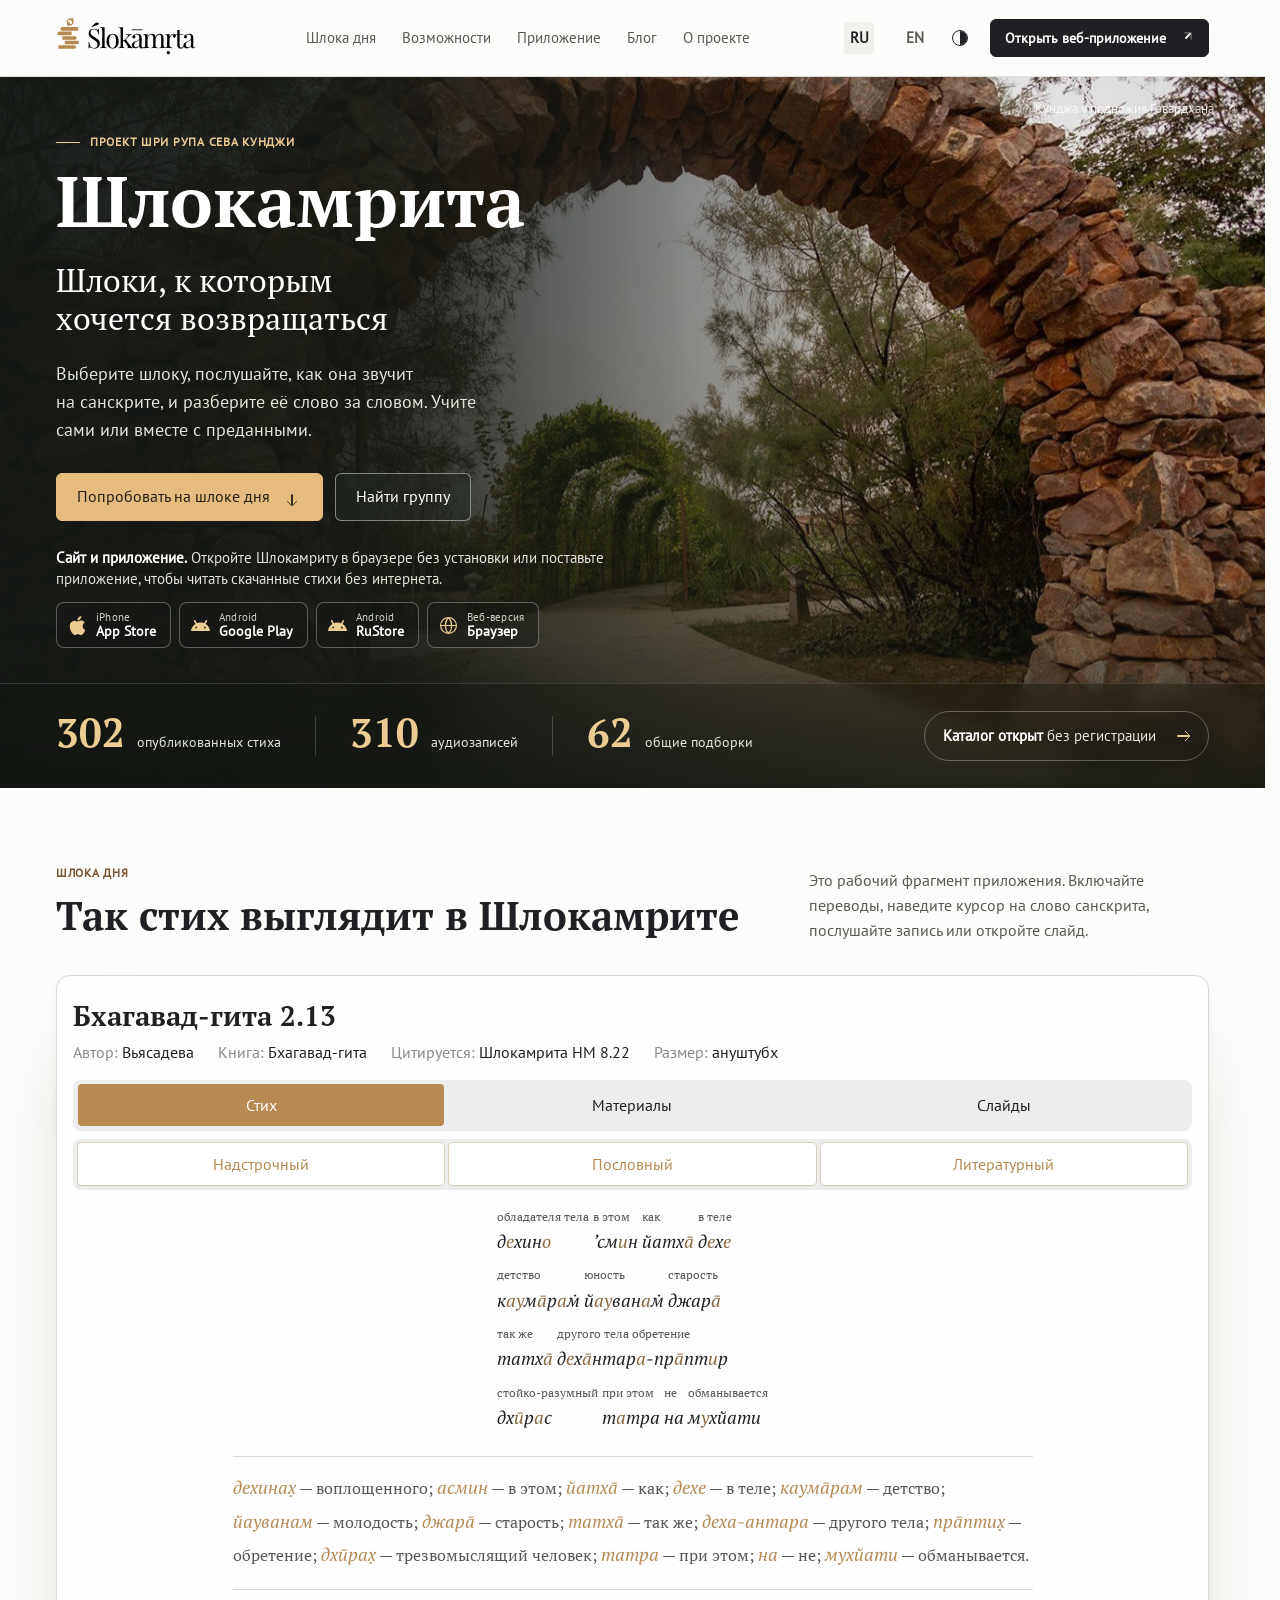
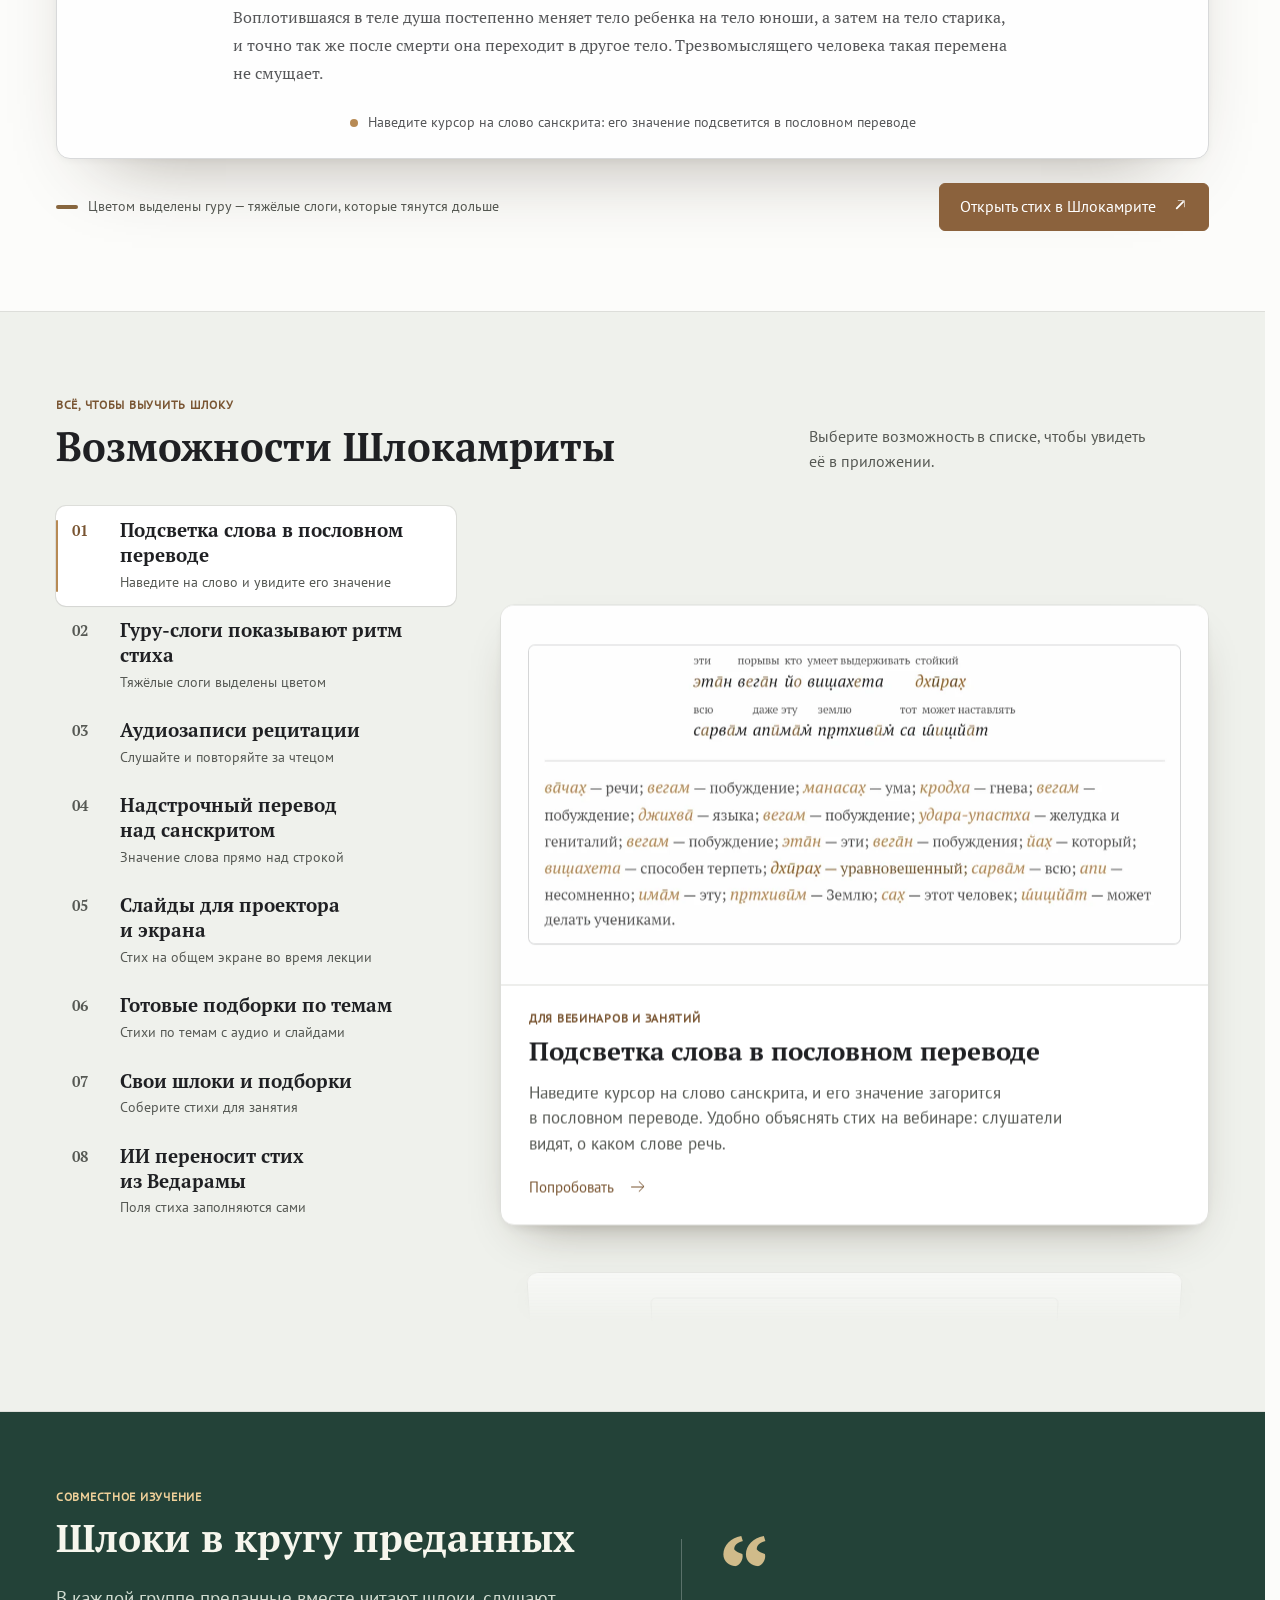
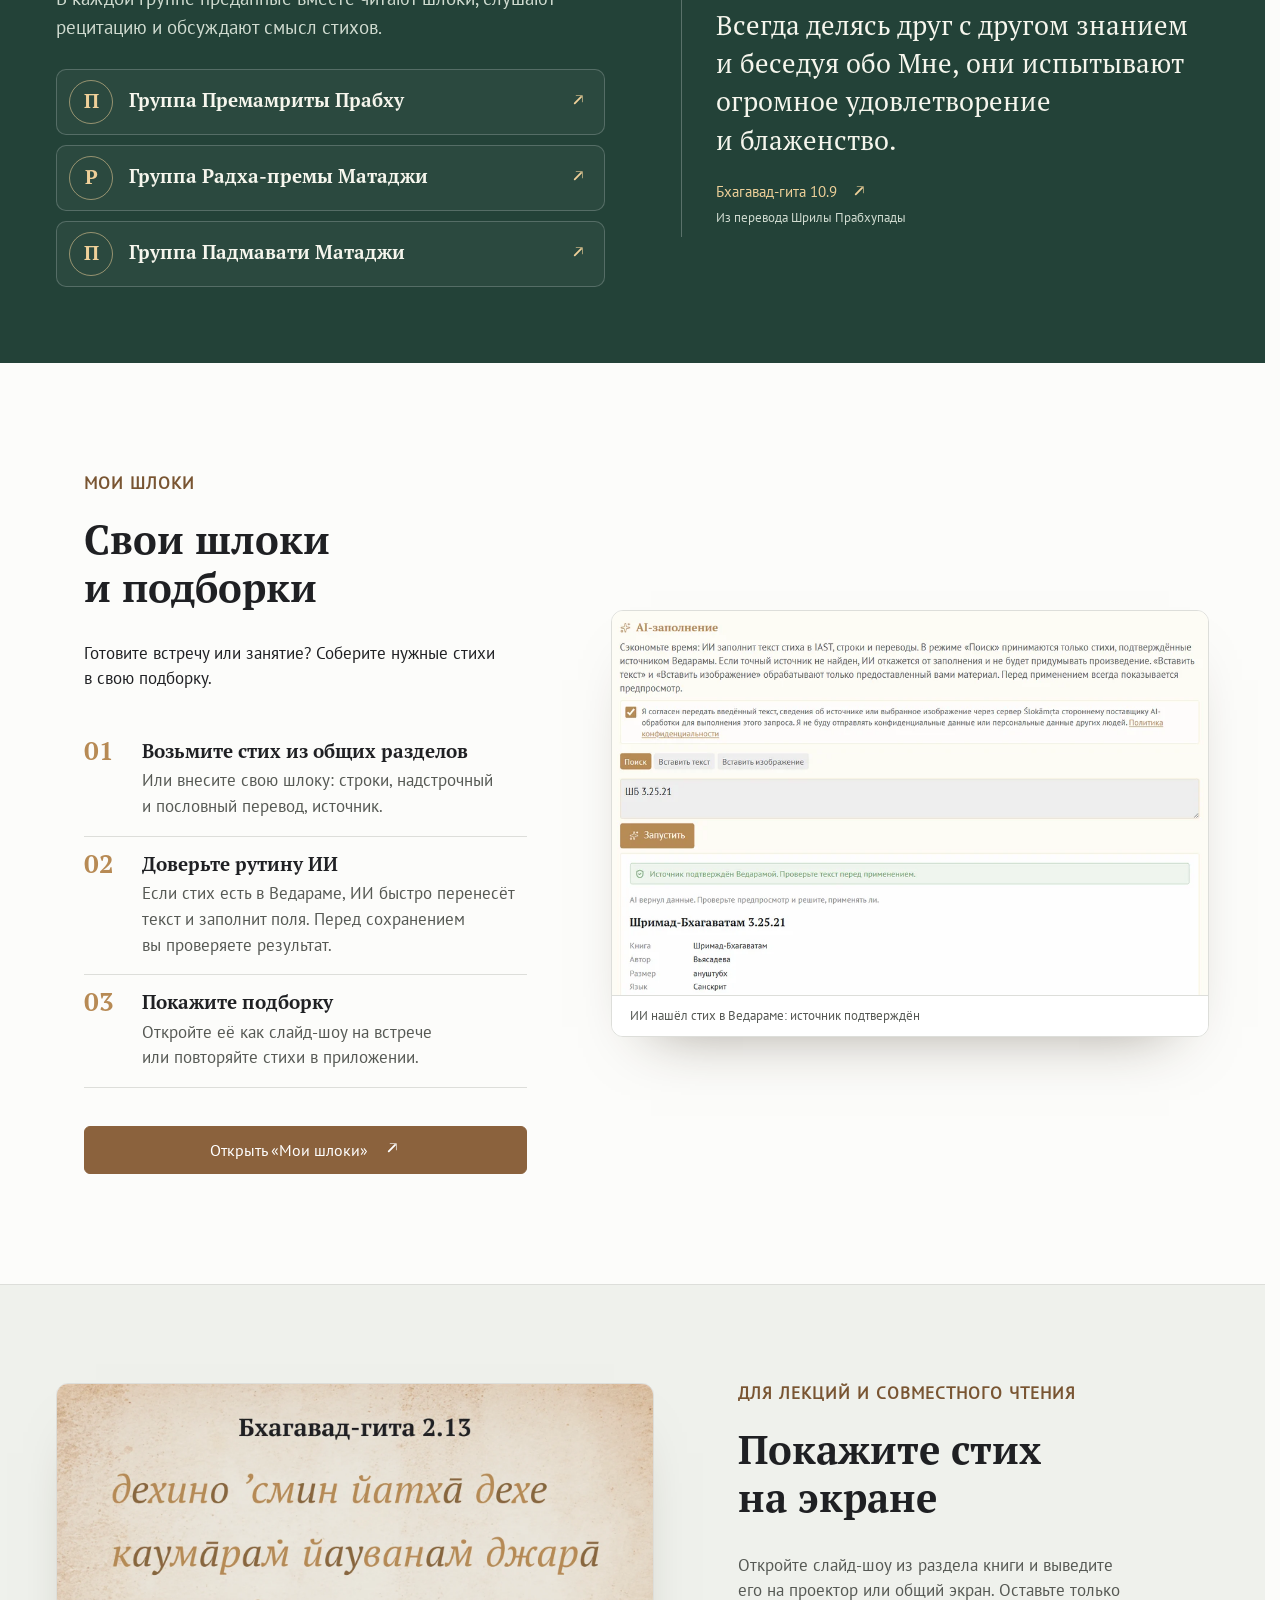
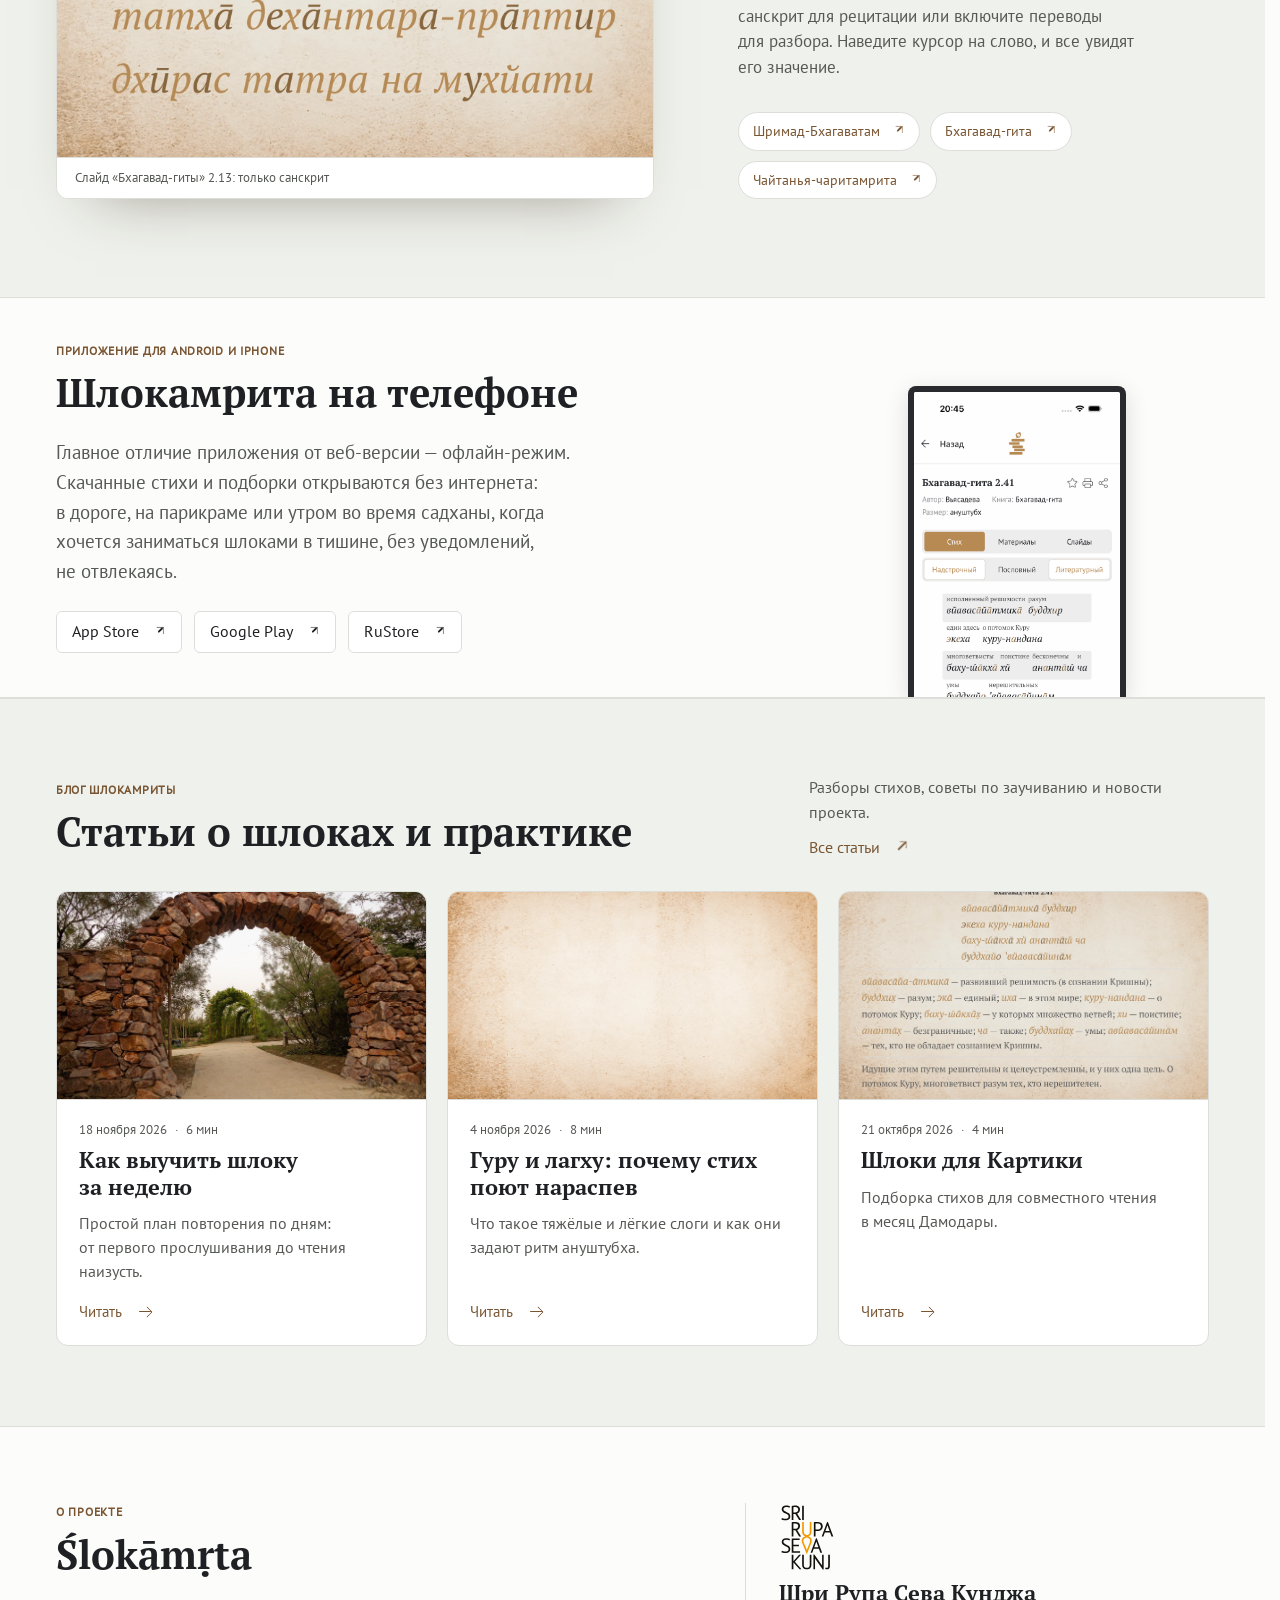
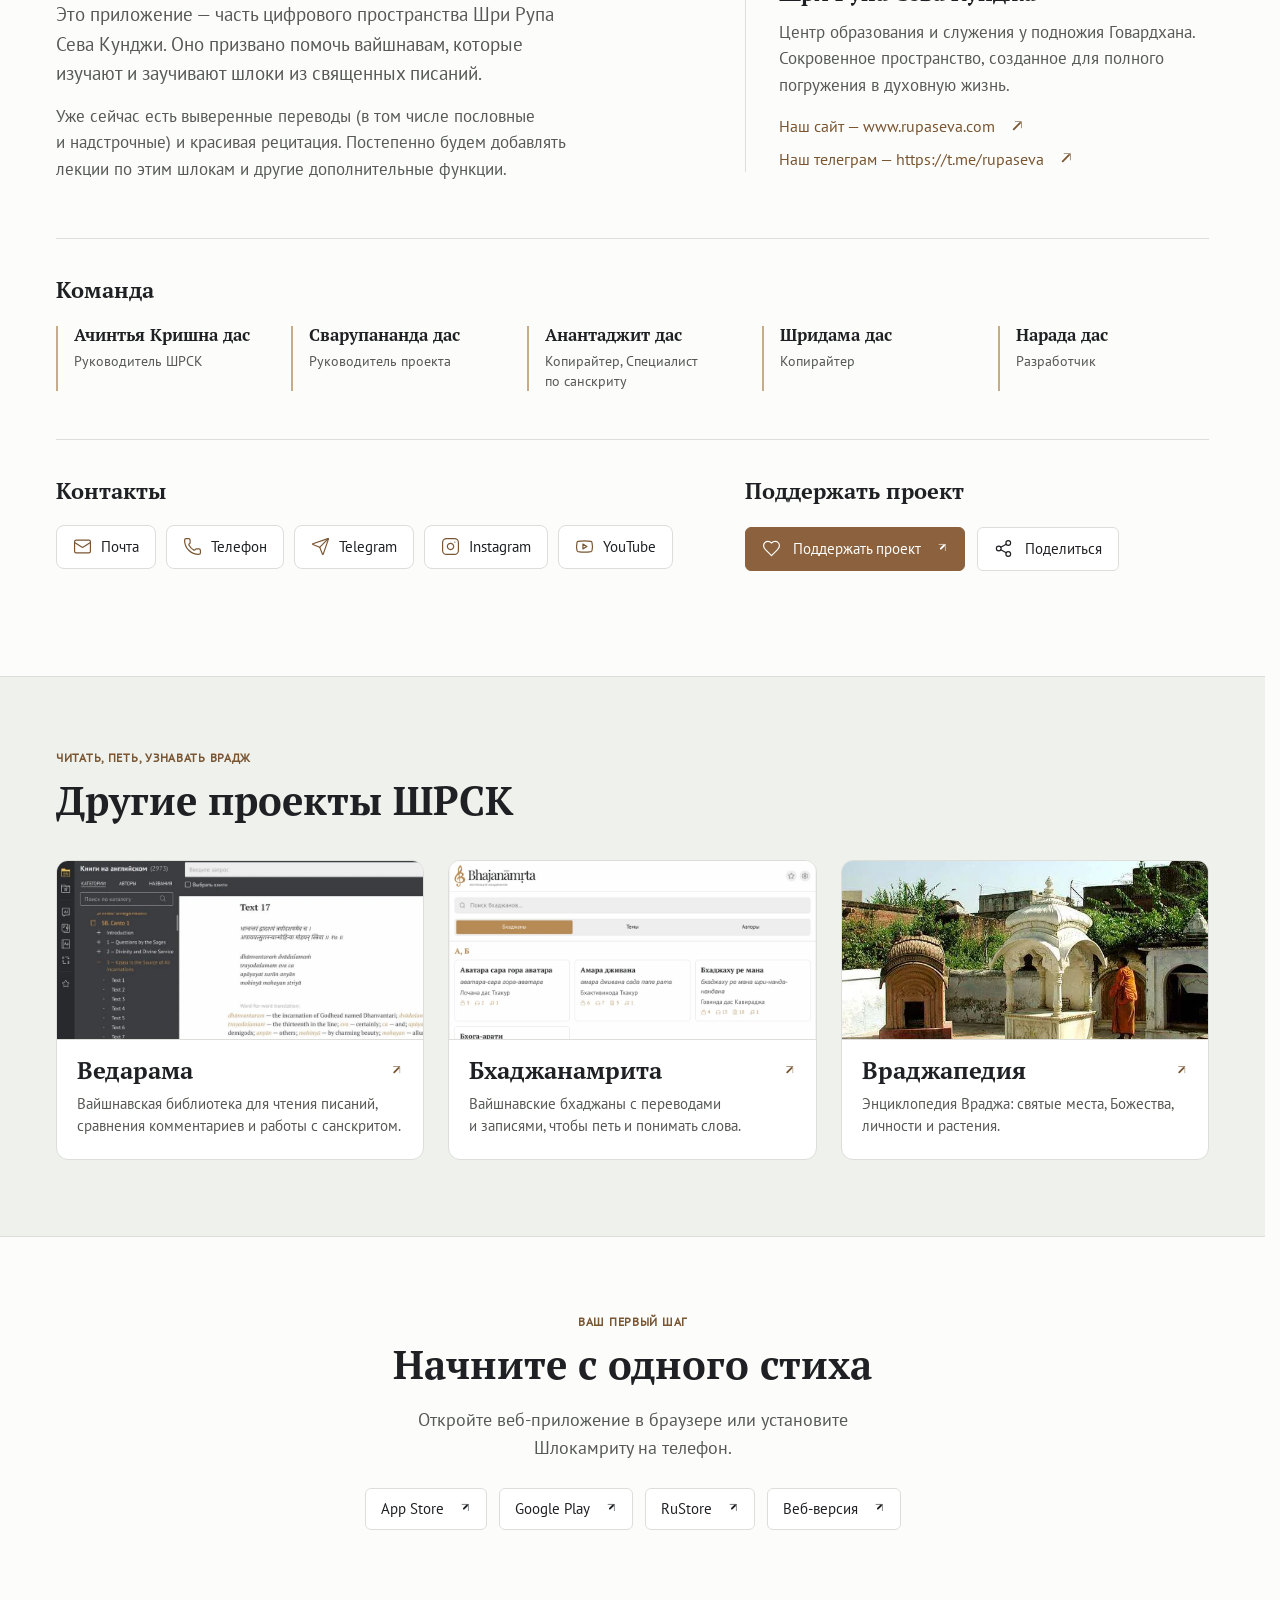
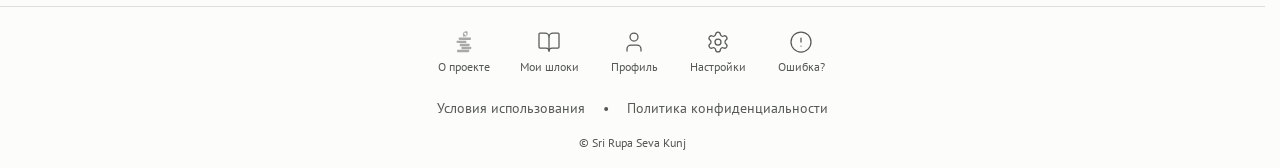
<file: index.html>
<!DOCTYPE html><html lang="ru" data-theme="light"><head><meta charset="utf-8"><meta name="viewport" content="width=device-width,initial-scale=1"><meta name="robots" content="noindex,nofollow"><title>Шлокамрита — макет главной</title><link rel="icon" type="image/png" sizes="48x48" href="assets/favicon-48.png"><script>(function(){var q=new URLSearchParams(location.search).get('theme'),s=null;try{s=localStorage.getItem('slokamrita-landing-theme')}catch(e){}var t=q==='dark'||q==='light'?q:s==='dark'||s==='light'?s:matchMedia('(prefers-color-scheme: dark)').matches?'dark':'light';document.documentElement.dataset.theme=t;if(matchMedia('(min-width: 761px)').matches&&!matchMedia('(prefers-reduced-motion: reduce)').matches)document.documentElement.classList.add('reveal-on')})();</script><link rel="stylesheet" href="page.css?v=26"></head>
<body>
<header class="site-header"><div class="wrap header-row">
  <a href="#top" aria-label="Шлокамрита, главная"><img class="brand light" src="assets/brand-light.svg" alt="Шлокамрита"><img class="brand dark" src="assets/brand-dark.svg" alt="Шлокамрита"></a>
  <nav aria-label="Разделы главной"><a href="#today">Шлока дня</a><a href="#features">Возможности</a><a class="nav-extra" href="#community">Группы</a><a class="nav-extra" href="#lecture">Для&nbsp;лекций</a><a href="#application">Приложение</a><a href="#blog">Блог</a><a href="#about">О&nbsp;проекте</a></nav>
  <div class="header-actions"><nav class="edition-switch" aria-label="Язык страницы"><a href="./" lang="ru" hreflang="ru" aria-current="page">RU</a><a href="en/" lang="en" hreflang="en">EN</a></nav><button id="theme" class="theme-toggle" type="button" aria-label="Переключить тему" title="Переключить тему"><span class="theme-glyph" aria-hidden="true"></span></button><a class="button header-library" href="https://slokamrita.com/ru/"><span>Открыть веб-приложение</span><span class="arr ext" aria-hidden="true"></span></a></div>
</div></header>
<main id="top">
  <section class="hero" aria-labelledby="hero-title" data-photo-tilt="">
    <img class="hero-photo" src="assets/kunj.jpg" alt="" width="1500" height="1000">
    <a class="hero-credit" href="https://rupaseva.com/kunj"><span>Кунджа у&nbsp;подножия Говардхана</span><span class="arr ext" aria-hidden="true"></span></a>
    <div class="wrap hero-inner">
      <p class="eyebrow hero-kicker"><span></span> ПРОЕКТ ШРИ РУПА СЕВА КУНДЖИ</p>
      <h1 id="hero-title">Шлокамрита</h1>
      <p class="hero-lead">Шлоки, к&nbsp;которым<br>хочется возвращаться</p>
      <p class="hero-summary">Выберите шлоку, послушайте, как&nbsp;она звучит на&nbsp;санскрите, и&nbsp;разберите её&nbsp;слово за&nbsp;словом. Учите сами или&nbsp;вместе с&nbsp;преданными.</p>
      <div class="buttons"><a class="button primary" href="#today"><span>Попробовать на&nbsp;шлоке дня</span><span class="arr down" aria-hidden="true"></span></a><a class="button on-hero" href="#community"><span>Найти группу</span></a></div>
      <div class="hero-platforms" aria-label="Где открыть Шлокамриту"><p class="platforms-note"><strong>Сайт и&nbsp;приложение.</strong> Откройте Шлокамриту в&nbsp;браузере без&nbsp;установки или&nbsp;поставьте приложение, чтобы читать скачанные стихи без&nbsp;интернета.</p><div class="platform-links"><a class="platform" href="https://apps.apple.com/app/id6803114267"><svg xmlns="http://www.w3.org/2000/svg" width="18" height="18" viewBox="0 0 24 24" fill="currentColor" aria-hidden="true"><path d="M12.152 6.896c-.948 0-2.415-1.078-3.96-1.04-2.04.027-3.91 1.183-4.961 3.014-2.117 3.675-.546 9.103 1.519 12.09 1.013 1.454 2.208 3.09 3.792 3.039 1.52-.065 2.09-.987 3.935-.987 1.831 0 2.35.987 3.96.948 1.637-.026 2.676-1.48 3.676-2.948 1.156-1.688 1.636-3.325 1.662-3.415-.039-.013-3.182-1.221-3.22-4.857-.026-3.04 2.48-4.494 2.597-4.559-1.429-2.09-3.623-2.324-4.39-2.376-2-.156-3.675 1.09-4.61 1.09zM15.53 3.83c.843-1.012 1.4-2.427 1.245-3.83-1.207.052-2.662.805-3.532 1.818-.78.896-1.454 2.338-1.273 3.714 1.338.104 2.715-.688 3.559-1.701"/></svg><span><small>iPhone</small>App Store</span></a><a class="platform" href="https://play.google.com/store/apps/details?id=com.slokamrita.app"><svg xmlns="http://www.w3.org/2000/svg" width="18" height="18" viewBox="0 0 24 24" fill="currentColor" aria-hidden="true"><path d="M18.4395 5.5586c-.675 1.1664-1.352 2.3318-2.0274 3.498-.0366-.0155-.0742-.0286-.1113-.043-1.8249-.6957-3.484-.8-4.42-.787-1.8551.0185-3.3544.4643-4.2597.8203-.084-.1494-1.7526-3.021-2.0215-3.4864a1.1451 1.1451 0 0 0-.1406-.1914c-.3312-.364-.9054-.4859-1.379-.203-.475.282-.7136.9361-.3886 1.5019 1.9466 3.3696-.0966-.2158 1.9473 3.3593.0172.031-.4946.2642-1.3926 1.0177C2.8987 12.176.452 14.772 0 18.9902h24c-.119-1.1108-.3686-2.099-.7461-3.0683-.7438-1.9118-1.8435-3.2928-2.7402-4.1836a12.1048 12.1048 0 0 0-2.1309-1.6875c.6594-1.122 1.312-2.2559 1.9649-3.3848.2077-.3615.1886-.7956-.0079-1.1191a1.1001 1.1001 0 0 0-.8515-.5332c-.5225-.0536-.9392.3128-1.0488.5449zm-.0391 8.461c.3944.5926.324 1.3306-.1563 1.6503-.4799.3197-1.188.0985-1.582-.4941-.3944-.5927-.324-1.3307.1563-1.6504.4727-.315 1.1812-.1086 1.582.4941zM7.207 13.5273c.4803.3197.5506 1.0577.1563 1.6504-.394.5926-1.1038.8138-1.584.4941-.48-.3197-.5503-1.0577-.1563-1.6504.4008-.6021 1.1087-.8106 1.584-.4941z"/></svg><span><small>Android</small>Google Play</span></a><a class="platform" href="https://www.rustore.ru/catalog/app/com.slokamrita.app"><svg xmlns="http://www.w3.org/2000/svg" width="18" height="18" viewBox="0 0 24 24" fill="currentColor" aria-hidden="true"><path d="M18.4395 5.5586c-.675 1.1664-1.352 2.3318-2.0274 3.498-.0366-.0155-.0742-.0286-.1113-.043-1.8249-.6957-3.484-.8-4.42-.787-1.8551.0185-3.3544.4643-4.2597.8203-.084-.1494-1.7526-3.021-2.0215-3.4864a1.1451 1.1451 0 0 0-.1406-.1914c-.3312-.364-.9054-.4859-1.379-.203-.475.282-.7136.9361-.3886 1.5019 1.9466 3.3696-.0966-.2158 1.9473 3.3593.0172.031-.4946.2642-1.3926 1.0177C2.8987 12.176.452 14.772 0 18.9902h24c-.119-1.1108-.3686-2.099-.7461-3.0683-.7438-1.9118-1.8435-3.2928-2.7402-4.1836a12.1048 12.1048 0 0 0-2.1309-1.6875c.6594-1.122 1.312-2.2559 1.9649-3.3848.2077-.3615.1886-.7956-.0079-1.1191a1.1001 1.1001 0 0 0-.8515-.5332c-.5225-.0536-.9392.3128-1.0488.5449zm-.0391 8.461c.3944.5926.324 1.3306-.1563 1.6503-.4799.3197-1.188.0985-1.582-.4941-.3944-.5927-.324-1.3307.1563-1.6504.4727-.315 1.1812-.1086 1.582.4941zM7.207 13.5273c.4803.3197.5506 1.0577.1563 1.6504-.394.5926-1.1038.8138-1.584.4941-.48-.3197-.5503-1.0577-.1563-1.6504.4008-.6021 1.1087-.8106 1.584-.4941z"/></svg><span><small>Android</small>RuStore</span></a><a class="platform" href="https://slokamrita.com/ru/"><svg xmlns="http://www.w3.org/2000/svg" width="18" height="18" viewBox="0 0 24 24" fill="none" stroke="currentColor" stroke-width="1.5" stroke-linecap="round" stroke-linejoin="round" aria-hidden="true"><circle cx="12" cy="12" r="10"></circle><path d="M12 2a14.5 14.5 0 0 0 0 20 14.5 14.5 0 0 0 0-20"></path><path d="M2 12h20"></path></svg><span><small>Веб-версия</small>Браузер</span></a></div></div>
    </div>
    <div class="hero-stats" aria-label="Статистика каталога"><div class="wrap hero-stats-row">
      <dl><div><dt>302</dt><dd class="stat-long">опубликованных стиха</dd></div><div><dt>310</dt><dd>аудиозаписей</dd></div><div><dt>62</dt><dd>общие подборки</dd></div></dl>
      <a class="hero-catalog" href="https://slokamrita.com/ru/?group=group"><span><strong>Каталог открыт</strong> без&nbsp;регистрации</span><span class="arr" aria-hidden="true"></span></a>
    </div></div>
  </section>
  <section class="day" id="today" aria-labelledby="day-title"><div class="wrap">
    <div class="section-head"><div><p class="eyebrow">ШЛОКА ДНЯ</p><h2 id="day-title">Так стих выглядит в&nbsp;Шлокамрите</h2></div><p class="section-aside">Это&nbsp;рабочий фрагмент приложения. Включайте переводы, <span class="on-pointer">наведите курсор на&nbsp;слово санскрита,</span><span class="on-touch">нажмите на&nbsp;слово санскрита,</span> послушайте запись или&nbsp;откройте слайд.</p></div>
    <div class="app-window" data-app-window=""><div class="app-slides" id="app-slides" hidden><iframe title="Показ слайдов" data-src="slideshow/viewer.html?v=20261125-colour-modes" sandbox="allow-scripts allow-same-origin" allow="fullscreen" allowfullscreen></iframe></div>
      <div class="app-body">
        <div class="app-title-row"><h3 class="app-title">Бхагавад-гита 2.13</h3></div><p class="app-meta"><span><em>Автор:</em> Вьясадева</span><span><em>Книга:</em> Бхагавад-гита</span><span><em>Цитируется:</em> Шлокамрита НМ 8.22</span><span><em>Размер:</em> ануштубх</span></p>
        <div class="app-strip app-tabs" role="tablist" aria-label="Раздел стиха"><button type="button" role="tab" aria-selected="true" aria-controls="panel-verse" data-tab="verse">Стих</button><button type="button" role="tab" aria-selected="false" aria-controls="panel-materials" data-tab="materials">Материалы</button><button type="button" role="tab" aria-selected="false" aria-controls="app-slides" data-tab="slides">Слайды</button></div>
        <div class="app-panel" id="panel-verse" role="tabpanel" data-panel="verse">
          <div class="app-strip app-modes" role="group" aria-label="Переводы"><button type="button" aria-pressed="true" data-mode="interlinear">Надстрочный</button><button type="button" aria-pressed="true" data-mode="wordByWord">Пословный</button><button type="button" aria-pressed="true" data-mode="literary">Литературный</button></div>
          <div class="app-reading" data-modes="interlinear wordByWord literary"><div id="app-reading-content" class="verse-reader-surface mx-auto w-full max-w-[800px] space-y-xl app-surface"><div class="word-links-scope"><div class="space-y-md"><div class="verse reader-source mb-0 font-verse verse-source w-fit max-w-full mx-auto text-left leading-relaxed "><p class="px-sm py-xs bg-light-secondary dark:bg-dark-secondary rounded md:bg-transparent md:dark:bg-transparent"><span><span style="display: inline-block;"><span><span style="display: inline-block; white-space: nowrap;"><span><span style="display: inline-block; text-align: left; vertical-align: baseline;"><span class="verse-gloss font-verse not-italic text-text-light-secondary dark:text-text-dark-secondary leading-tight block" style="font-size: calc(0.75rem * var(--content-font-size-multiplier, 1));">обладателя тела</span><span class="word-link-source reader-source font-verse verse-source text-accent-brown dark:text-accent-gold whitespace-nowrap block" data-word-link="word-0" style="font-size: calc(1.125rem * var(--content-font-size-multiplier, 1));">д<span class="guru-vowel">е</span>хин<span class="guru-vowel">о</span></span></span></span></span></span><span> <span style="display: inline-block; white-space: nowrap;"><span><span style="display: inline-block; text-align: left; vertical-align: baseline;"><span class="verse-gloss font-verse not-italic text-text-light-secondary dark:text-text-dark-secondary leading-tight block" style="font-size: calc(0.75rem * var(--content-font-size-multiplier, 1));">в этом</span><span class="word-link-source reader-source font-verse verse-source text-accent-brown dark:text-accent-gold whitespace-nowrap block" data-word-link="word-0" style="font-size: calc(1.125rem * var(--content-font-size-multiplier, 1));">’см<span class="guru-vowel">и</span>н</span></span></span></span></span><span> <span style="display: inline-block; white-space: nowrap;"><span><span style="display: inline-block; text-align: left; vertical-align: baseline;"><span class="verse-gloss font-verse not-italic text-text-light-secondary dark:text-text-dark-secondary leading-tight block" style="font-size: calc(0.75rem * var(--content-font-size-multiplier, 1));">как</span><span class="word-link-source reader-source font-verse verse-source text-accent-brown dark:text-accent-gold whitespace-nowrap block" data-word-link="word-1" style="font-size: calc(1.125rem * var(--content-font-size-multiplier, 1));">йатх<span class="guru-vowel">а̄</span></span></span></span></span></span><span> <span style="display: inline-block; white-space: nowrap;"><span><span style="display: inline-block; text-align: left; vertical-align: baseline;"><span class="verse-gloss font-verse not-italic text-text-light-secondary dark:text-text-dark-secondary leading-tight block" style="font-size: calc(0.75rem * var(--content-font-size-multiplier, 1));">в теле</span><span class="word-link-source reader-source font-verse verse-source text-accent-brown dark:text-accent-gold whitespace-nowrap block" data-word-link="word-2" style="font-size: calc(1.125rem * var(--content-font-size-multiplier, 1));">д<span class="guru-vowel">е</span>х<span class="guru-vowel">е</span></span></span></span></span></span></span></span></p><p class="px-sm py-xs "><span><span style="display: inline-block;"><span><span style="display: inline-block; white-space: nowrap;"><span><span style="display: inline-block; text-align: left; vertical-align: baseline;"><span class="verse-gloss font-verse not-italic text-text-light-secondary dark:text-text-dark-secondary leading-tight block" style="font-size: calc(0.75rem * var(--content-font-size-multiplier, 1));">детство</span><span class="word-link-source reader-source font-verse verse-source text-accent-brown dark:text-accent-gold whitespace-nowrap block" data-word-link="word-3" style="font-size: calc(1.125rem * var(--content-font-size-multiplier, 1));">к<span class="guru-vowel">а</span><span class="guru-vowel">у</span>м<span class="guru-vowel">а̄</span>р<span class="guru-vowel">а</span>м̇</span></span></span></span></span><span> <span style="display: inline-block; white-space: nowrap;"><span><span style="display: inline-block; text-align: left; vertical-align: baseline;"><span class="verse-gloss font-verse not-italic text-text-light-secondary dark:text-text-dark-secondary leading-tight block" style="font-size: calc(0.75rem * var(--content-font-size-multiplier, 1));">юность</span><span class="word-link-source reader-source font-verse verse-source text-accent-brown dark:text-accent-gold whitespace-nowrap block" data-word-link="word-4" style="font-size: calc(1.125rem * var(--content-font-size-multiplier, 1));">й<span class="guru-vowel">а</span><span class="guru-vowel">у</span>ван<span class="guru-vowel">а</span>м̇</span></span></span></span></span><span> <span style="display: inline-block; white-space: nowrap;"><span><span style="display: inline-block; text-align: left; vertical-align: baseline;"><span class="verse-gloss font-verse not-italic text-text-light-secondary dark:text-text-dark-secondary leading-tight block" style="font-size: calc(0.75rem * var(--content-font-size-multiplier, 1));">старость</span><span class="word-link-source reader-source font-verse verse-source text-accent-brown dark:text-accent-gold whitespace-nowrap block" data-word-link="word-5" style="font-size: calc(1.125rem * var(--content-font-size-multiplier, 1));">джар<span class="guru-vowel">а̄</span></span></span></span></span></span></span></span></p><p class="px-sm py-xs bg-light-secondary dark:bg-dark-secondary rounded md:bg-transparent md:dark:bg-transparent"><span><span style="display: inline-block;"><span><span style="display: inline-block; white-space: nowrap;"><span><span style="display: inline-block; text-align: left; vertical-align: baseline;"><span class="verse-gloss font-verse not-italic text-text-light-secondary dark:text-text-dark-secondary leading-tight block" style="font-size: calc(0.75rem * var(--content-font-size-multiplier, 1));">так же</span><span class="word-link-source reader-source font-verse verse-source text-accent-brown dark:text-accent-gold whitespace-nowrap block" data-word-link="word-6" style="font-size: calc(1.125rem * var(--content-font-size-multiplier, 1));">татх<span class="guru-vowel">а̄</span></span></span></span></span></span><span> <span style="display: inline-block; white-space: nowrap;"><span><span style="display: inline-block; text-align: left; vertical-align: baseline;"><span class="verse-gloss font-verse not-italic text-text-light-secondary dark:text-text-dark-secondary leading-tight block" style="font-size: calc(0.75rem * var(--content-font-size-multiplier, 1));">другого тела обретение</span><span class="word-link-source reader-source font-verse verse-source text-accent-brown dark:text-accent-gold whitespace-nowrap block" data-word-link="word-7" style="font-size: calc(1.125rem * var(--content-font-size-multiplier, 1));">д<span class="guru-vowel">е</span>х<span class="guru-vowel">а̄</span>нтар<span class="guru-vowel">а</span>‑пр<span class="guru-vowel">а̄</span>пт<span class="guru-vowel">и</span>р</span></span></span></span></span></span></span></p><p class="px-sm py-xs "><span><span style="display: inline-block;"><span><span style="display: inline-block; white-space: nowrap;"><span><span style="display: inline-block; text-align: left; vertical-align: baseline;"><span class="verse-gloss font-verse not-italic text-text-light-secondary dark:text-text-dark-secondary leading-tight block" style="font-size: calc(0.75rem * var(--content-font-size-multiplier, 1));">стойко-разумный</span><span class="word-link-source reader-source font-verse verse-source text-accent-brown dark:text-accent-gold whitespace-nowrap block" data-word-link="word-8" style="font-size: calc(1.125rem * var(--content-font-size-multiplier, 1));">дх<span class="guru-vowel">ӣ</span>р<span class="guru-vowel">а</span>с</span></span></span></span></span><span> <span style="display: inline-block; white-space: nowrap;"><span><span style="display: inline-block; text-align: left; vertical-align: baseline;"><span class="verse-gloss font-verse not-italic text-text-light-secondary dark:text-text-dark-secondary leading-tight block" style="font-size: calc(0.75rem * var(--content-font-size-multiplier, 1));">при этом</span><span class="word-link-source reader-source font-verse verse-source text-accent-brown dark:text-accent-gold whitespace-nowrap block" data-word-link="word-9" style="font-size: calc(1.125rem * var(--content-font-size-multiplier, 1));">т<span class="guru-vowel">а</span>тра</span></span></span></span></span><span> <span style="display: inline-block; white-space: nowrap;"><span><span style="display: inline-block; text-align: left; vertical-align: baseline;"><span class="verse-gloss font-verse not-italic text-text-light-secondary dark:text-text-dark-secondary leading-tight block" style="font-size: calc(0.75rem * var(--content-font-size-multiplier, 1));">не</span><span class="word-link-source reader-source font-verse verse-source text-accent-brown dark:text-accent-gold whitespace-nowrap block" data-word-link="word-10" style="font-size: calc(1.125rem * var(--content-font-size-multiplier, 1));">на</span></span></span></span></span><span> <span style="display: inline-block; white-space: nowrap;"><span><span style="display: inline-block; text-align: left; vertical-align: baseline;"><span class="verse-gloss font-verse not-italic text-text-light-secondary dark:text-text-dark-secondary leading-tight block" style="font-size: calc(0.75rem * var(--content-font-size-multiplier, 1));">обманывается</span><span class="word-link-source reader-source font-verse verse-source text-accent-brown dark:text-accent-gold whitespace-nowrap block" data-word-link="word-11" style="font-size: calc(1.125rem * var(--content-font-size-multiplier, 1));">м<span class="guru-vowel">у</span>хйати</span></span></span></span></span></span></span></p></div></div><div class="mt-md border-t border-light-tertiary dark:border-dark-tertiary app-wbw"></div><div class="mt-md app-wbw"><div class="font-verse text-text-light-secondary dark:text-text-dark-secondary leading-relaxed w-full text-left" style="font-size: calc(1rem * var(--content-font-size-multiplier, 1));"><span class="word-link-meaning" data-word-link="word-0"><span class="word-link-original font-verse verse-source text-accent-brown dark:text-accent-gold font-medium" style="font-size: calc(1.125rem * var(--content-font-size-multiplier, 1));">дехинах̣</span>&nbsp;— воплощенного; </span><span class="word-link-meaning" data-word-link="word-0"><span class="word-link-original font-verse verse-source text-accent-brown dark:text-accent-gold font-medium" style="font-size: calc(1.125rem * var(--content-font-size-multiplier, 1));">асмин</span>&nbsp;— в&nbsp;этом; </span><span class="word-link-meaning" data-word-link="word-1"><span class="word-link-original font-verse verse-source text-accent-brown dark:text-accent-gold font-medium" style="font-size: calc(1.125rem * var(--content-font-size-multiplier, 1));">йатха̄</span>&nbsp;— как; </span><span class="word-link-meaning" data-word-link="word-2"><span class="word-link-original font-verse verse-source text-accent-brown dark:text-accent-gold font-medium" style="font-size: calc(1.125rem * var(--content-font-size-multiplier, 1));">дехе</span>&nbsp;— в&nbsp;теле; </span><span class="word-link-meaning" data-word-link="word-3"><span class="word-link-original font-verse verse-source text-accent-brown dark:text-accent-gold font-medium" style="font-size: calc(1.125rem * var(--content-font-size-multiplier, 1));">каума̄рам</span>&nbsp;— детство; </span><span class="word-link-meaning" data-word-link="word-4"><span class="word-link-original font-verse verse-source text-accent-brown dark:text-accent-gold font-medium" style="font-size: calc(1.125rem * var(--content-font-size-multiplier, 1));">йауванам</span>&nbsp;— молодость; </span><span class="word-link-meaning" data-word-link="word-5"><span class="word-link-original font-verse verse-source text-accent-brown dark:text-accent-gold font-medium" style="font-size: calc(1.125rem * var(--content-font-size-multiplier, 1));">джара̄</span>&nbsp;— старость; </span><span class="word-link-meaning" data-word-link="word-6"><span class="word-link-original font-verse verse-source text-accent-brown dark:text-accent-gold font-medium" style="font-size: calc(1.125rem * var(--content-font-size-multiplier, 1));">татха̄</span>&nbsp;— так же; </span><span class="word-link-meaning" data-word-link="word-7"><span class="word-link-original font-verse verse-source text-accent-brown dark:text-accent-gold font-medium" style="font-size: calc(1.125rem * var(--content-font-size-multiplier, 1));">деха-антара</span>&nbsp;— другого тела; </span><span class="word-link-meaning" data-word-link="word-7"><span class="word-link-original font-verse verse-source text-accent-brown dark:text-accent-gold font-medium" style="font-size: calc(1.125rem * var(--content-font-size-multiplier, 1));">пра̄птих̣</span>&nbsp;— обретение; </span><span class="word-link-meaning" data-word-link="word-8"><span class="word-link-original font-verse verse-source text-accent-brown dark:text-accent-gold font-medium" style="font-size: calc(1.125rem * var(--content-font-size-multiplier, 1));">дхӣрах̣</span>&nbsp;— трезвомыслящий человек; </span><span class="word-link-meaning" data-word-link="word-9"><span class="word-link-original font-verse verse-source text-accent-brown dark:text-accent-gold font-medium" style="font-size: calc(1.125rem * var(--content-font-size-multiplier, 1));">татра</span>&nbsp;— при&nbsp;этом; </span><span class="word-link-meaning" data-word-link="word-10"><span class="word-link-original font-verse verse-source text-accent-brown dark:text-accent-gold font-medium" style="font-size: calc(1.125rem * var(--content-font-size-multiplier, 1));">на</span>&nbsp;— не; </span><span class="word-link-meaning" data-word-link="word-11"><span class="word-link-original font-verse verse-source text-accent-brown dark:text-accent-gold font-medium" style="font-size: calc(1.125rem * var(--content-font-size-multiplier, 1));">мухйати</span>&nbsp;— обманывается.</span></div></div><div class="mt-md border-t border-light-tertiary dark:border-dark-tertiary app-lit"></div><div class="mt-md font-verse text-text-light-secondary dark:text-text-dark-secondary w-full text-left app-lit" style="font-size: calc(1rem * var(--content-font-size-multiplier, 1));">Воплотившаяся в&nbsp;теле душа постепенно меняет тело ребенка на&nbsp;тело юноши, а&nbsp;затем на&nbsp;тело старика, и&nbsp;точно так же&nbsp;после смерти она переходит в&nbsp;другое тело. Трезвомыслящего человека такая перемена не&nbsp;смущает.</div></div></div></div>
          <p class="app-hint" data-hint-wbw=""><span class="hint-dot" aria-hidden="true"></span>Наведите курсор на&nbsp;слово санскрита: его&nbsp;значение подсветится в&nbsp;пословном переводе</p>
        </div>
        <div class="app-panel" id="panel-materials" role="tabpanel" data-panel="materials" hidden="">
          <div class="app-strip app-subtabs" role="group" aria-label="Материалы"><button type="button" aria-pressed="true" data-subtab="recordings">Записи<sup>1</sup></button><button type="button" aria-pressed="false" data-subtab="comments">Комментарии</button></div><div class="app-subpanel" data-subpanel="recordings">
          <div class="app-record">
            <strong>Декламация: Бхагавад-гита как&nbsp;она есть 2.13</strong><span class="app-record-author">Нитьянанда Прабху</span>
            <div class="app-record-row" data-player="idle">
              <button type="button" class="app-listen" aria-controls="recitation"><svg xmlns="http://www.w3.org/2000/svg" width="19" height="19" viewBox="0 0 24 24" fill="none" stroke="currentColor" stroke-width="1.5" stroke-linecap="round" stroke-linejoin="round" class="lucide lucide-play" aria-hidden="true"><path d="M5 5a2 2 0 0 1 3.008-1.728l11.997 6.998a2 2 0 0 1 .003 3.458l-12 7A2 2 0 0 1 5 19z"></path></svg><span>Слушать</span></button><span class="app-record-duration">0:15</span>
              <button type="button" class="app-play" aria-controls="recitation" aria-label="Пауза" title="Пауза"><span><svg xmlns="http://www.w3.org/2000/svg" width="19" height="19" viewBox="0 0 24 24" fill="none" stroke="currentColor" stroke-width="1.5" stroke-linecap="round" stroke-linejoin="round" class="lucide lucide-pause" aria-hidden="true"><rect x="14" y="3" width="5" height="18" rx="1"></rect><rect x="5" y="3" width="5" height="18" rx="1"></rect></svg></span><span hidden=""><svg xmlns="http://www.w3.org/2000/svg" width="19" height="19" viewBox="0 0 24 24" fill="none" stroke="currentColor" stroke-width="1.5" stroke-linecap="round" stroke-linejoin="round" class="lucide lucide-play" aria-hidden="true"><path d="M5 5a2 2 0 0 1 3.008-1.728l11.997 6.998a2 2 0 0 1 .003 3.458l-12 7A2 2 0 0 1 5 19z"></path></svg></span></button>
              <span class="app-time app-current">0:00</span><input type="range" class="app-seek" aria-label="Позиция воспроизведения" min="0" max="15" value="0" step="0.1"><span class="app-time app-total">0:15</span>
              <button type="button" class="app-close" aria-controls="recitation" aria-label="Остановить" title="Остановить"><svg xmlns="http://www.w3.org/2000/svg" width="19" height="19" viewBox="0 0 24 24" fill="none" stroke="currentColor" stroke-width="1.5" stroke-linecap="round" stroke-linejoin="round" class="lucide lucide-x" aria-hidden="true"><path d="M18 6 6 18"></path><path d="m6 6 12 12"></path></svg></button>
            </div>
          </div>
          <audio id="recitation" preload="none" src="https://api.slokamrita.com/api/media/public/audio/cdc1b95c_20260714_143811.mp3"></audio>
          <p id="recitation-error" class="recitation-error" hidden="">Запись не&nbsp;загрузилась. <a href="https://slokamrita.com/ru/verse/bhagavad-gita-2-13/">Послушать на&nbsp;странице стиха</a></p><div class="app-note app-suggest"><svg xmlns="http://www.w3.org/2000/svg" width="20" height="20" viewBox="0 0 24 24" fill="none" stroke="currentColor" stroke-width="1.25" stroke-linecap="round" stroke-linejoin="round" aria-hidden="true" class="app-note-icon"><path d="M15 14c.2-1 .7-1.7 1.5-2.5 1-.9 1.5-2.2 1.5-3.5A6 6 0 0 0 6 8c0 1 .2 2.2 1.5 3.5.7.7 1.3 1.5 1.5 2.5"></path><path d="M9 18h6"></path><path d="M10 22h4"></path></svg><p>Знаете другие аудиозаписи этого стиха?</p><a class="app-note-button" href="https://t.me/slokamrita_bot"><span>Предложить аудиозапись</span><svg xmlns="http://www.w3.org/2000/svg" width="14" height="14" viewBox="0 0 24 24" fill="none" stroke="currentColor" stroke-width="1.25" stroke-linecap="round" stroke-linejoin="round" aria-hidden="true"><path d="M15 3h6v6"></path><path d="M10 14 21 3"></path><path d="M18 13v6a2 2 0 0 1-2 2H5a2 2 0 0 1-2-2V8a2 2 0 0 1 2-2h6"></path></svg></a></div></div><div class="app-subpanel" data-subpanel="comments" hidden><div class="app-note app-empty"><svg xmlns="http://www.w3.org/2000/svg" width="32" height="32" viewBox="0 0 24 24" fill="none" stroke="currentColor" stroke-width="1.25" stroke-linecap="round" stroke-linejoin="round" aria-hidden="true" class="app-note-icon app-note-icon-soft"><path d="M15 12h-5"></path><path d="M15 8h-5"></path><path d="M19 17V5a2 2 0 0 0-2-2H4"></path><path d="M8 21h12a2 2 0 0 0 2-2v-1a1 1 0 0 0-1-1H11a1 1 0 0 0-1 1v1a2 2 0 1 1-4 0V5a2 2 0 1 0-4 0v2a1 1 0 0 0 1 1h3"></path></svg><h4>Пока нет комментариев</h4><p>Вы можете помочь нам, прислав ссылки на материалы</p><a class="app-note-button" href="https://t.me/slokamrita_bot"><span>Поделиться</span><svg xmlns="http://www.w3.org/2000/svg" width="14" height="14" viewBox="0 0 24 24" fill="none" stroke="currentColor" stroke-width="1.25" stroke-linecap="round" stroke-linejoin="round" aria-hidden="true"><path d="M15 3h6v6"></path><path d="M10 14 21 3"></path><path d="M18 13v6a2 2 0 0 1-2 2H5a2 2 0 0 1-2-2V8a2 2 0 0 1 2-2h6"></path></svg></a></div></div>
        </div>
      </div>
    </div>
    <div class="day-foot"><p class="guru-note"><span class="guru-swatch" aria-hidden="true"></span>Цветом выделены гуру&nbsp;— тяжёлые слоги, которые тянутся дольше</p><a class="button primary" href="https://slokamrita.com/ru/verse/bhagavad-gita-2-13/"><span>Открыть стих в&nbsp;Шлокамрите</span><span class="arr ext" aria-hidden="true"></span></a></div>
  </div></section>
  <section class="features" id="features" aria-labelledby="features-title"><div class="wrap">
    <div class="section-head"><div><p class="eyebrow">ВСЁ, ЧТОБЫ ВЫУЧИТЬ ШЛОКУ</p><h2 id="features-title">Возможности Шлокамриты</h2></div><p class="section-aside"><span class="aside-desktop">Выберите возможность в&nbsp;списке, чтобы увидеть её&nbsp;в&nbsp;приложении.</span><span class="aside-mobile">Нажмите на&nbsp;возможность, чтобы открыть подробности и&nbsp;снимок.</span></p></div>
    <div class="feature-stage"><ol class="feature-explorer" data-feature-explorer><li class="feature"><h3 class="feature-head"><button type="button" class="feature-toggle" id="feature-tab-1" aria-expanded="false" aria-controls="feature-1"><span class="feature-num" aria-hidden="true">01</span><span class="feature-name"><span class="feature-title">Подсветка слова в&nbsp;пословном переводе</span><span class="feature-brief"><span class="on-pointer">Наведите на&nbsp;слово и&nbsp;увидите</span><span class="on-touch">Нажмите на&nbsp;слово и&nbsp;увидите</span> его&nbsp;значение</span></span><span class="tile-chevron" aria-hidden="true"></span></button></h3><div class="feature-panel" id="feature-1" role="region" aria-labelledby="feature-tab-1" hidden><figure class="feature-shot"><picture><source media="(max-width: 760px)" srcset="assets/app/m/wordlinks-ru-light.webp" width="1170" height="1320"><img class="light" src="assets/app/wordlinks-ru-light.webp" alt="Подсветка слова и его значения в пословном переводе" loading="lazy" width="1200" height="549"></picture><picture><source media="(max-width: 760px)" srcset="assets/app/m/wordlinks-ru-dark.webp" width="1170" height="1320"><img class="dark" src="assets/app/wordlinks-ru-dark.webp" alt="" loading="lazy" width="1200" height="549"></picture></figure><div class="feature-copy"><p class="tile-kicker">Для&nbsp;вебинаров и&nbsp;занятий</p><p class="feature-panel-title" aria-hidden="true">Подсветка слова в&nbsp;пословном переводе</p><p><span class="on-pointer">Наведите курсор на&nbsp;слово санскрита, и</span><span class="on-touch">Нажмите на&nbsp;слово санскрита, и</span>&nbsp;его&nbsp;значение загорится в&nbsp;пословном переводе. Удобно объяснять стих на&nbsp;вебинаре: слушатели видят, о&nbsp;каком слове речь.</p><a class="tile-link" href="#today" data-demo="wordlinks"><span>Попробовать</span><span class="arr" aria-hidden="true"></span></a></div></div></li><li class="feature"><h3 class="feature-head"><button type="button" class="feature-toggle" id="feature-tab-2" aria-expanded="false" aria-controls="feature-2"><span class="feature-num" aria-hidden="true">02</span><span class="feature-name"><span class="feature-title">Гуру-слоги показывают ритм стиха</span><span class="feature-brief">Тяжёлые слоги выделены цветом</span></span><span class="tile-chevron" aria-hidden="true"></span></button></h3><div class="feature-panel" id="feature-2" role="region" aria-labelledby="feature-tab-2" hidden><figure class="feature-shot"><picture><source media="(max-width: 760px)" srcset="assets/app/m/guru-ru-light.webp" width="1170" height="1080"><img class="light" src="assets/app/guru-ru-light.webp" alt="Стих с выделенными гуру-слогами" loading="lazy" width="441" height="317"></picture><picture><source media="(max-width: 760px)" srcset="assets/app/m/guru-ru-dark.webp" width="1170" height="1080"><img class="dark" src="assets/app/guru-ru-dark.webp" alt="" loading="lazy" width="441" height="317"></picture></figure><div class="feature-copy"><p class="feature-panel-title" aria-hidden="true">Гуру-слоги показывают ритм стиха</p><p>Тяжёлые слоги выделены цветом. Видно ритм стиха, легче читать нараспев.</p><a class="tile-link" href="#today" data-demo="guru"><span>Посмотреть</span><span class="arr" aria-hidden="true"></span></a></div></div></li><li class="feature"><h3 class="feature-head"><button type="button" class="feature-toggle" id="feature-tab-3" aria-expanded="false" aria-controls="feature-3"><span class="feature-num" aria-hidden="true">03</span><span class="feature-name"><span class="feature-title">Аудиозаписи рецитации</span><span class="feature-brief">Слушайте и&nbsp;повторяйте за&nbsp;чтецом</span></span><span class="tile-chevron" aria-hidden="true"></span></button></h3><div class="feature-panel" id="feature-3" role="region" aria-labelledby="feature-tab-3" hidden><figure class="feature-shot"><picture><source media="(max-width: 760px)" srcset="assets/app/m/audio-ru-light.webp" width="1170" height="996"><img class="light" src="assets/app/audio-ru-light.webp" alt="Запись рецитации в Шлокамрите" loading="lazy" width="641" height="272"></picture><picture><source media="(max-width: 760px)" srcset="assets/app/m/audio-ru-dark.webp" width="1170" height="996"><img class="dark" src="assets/app/audio-ru-dark.webp" alt="" loading="lazy" width="641" height="272"></picture></figure><div class="feature-copy"><p class="feature-panel-title" aria-hidden="true">Аудиозаписи рецитации</p><p>Рецитация преданных: слушайте стих и&nbsp;повторяйте за&nbsp;чтецом.</p><a class="tile-link" href="#today" data-demo="audio"><span>Послушать</span><span class="arr" aria-hidden="true"></span></a></div></div></li><li class="feature"><h3 class="feature-head"><button type="button" class="feature-toggle" id="feature-tab-4" aria-expanded="false" aria-controls="feature-4"><span class="feature-num" aria-hidden="true">04</span><span class="feature-name"><span class="feature-title">Надстрочный перевод над&nbsp;санскритом</span><span class="feature-brief">Значение слова прямо над&nbsp;строкой</span></span><span class="tile-chevron" aria-hidden="true"></span></button></h3><div class="feature-panel" id="feature-4" role="region" aria-labelledby="feature-tab-4" hidden><figure class="feature-shot"><picture><source media="(max-width: 760px)" srcset="assets/app/m/interlinear-ru-light.webp" width="1170" height="756"><img class="light" src="assets/app/interlinear-ru-light.webp" alt="Надстрочный перевод над санскритом" loading="lazy" width="581" height="450"></picture><picture><source media="(max-width: 760px)" srcset="assets/app/m/interlinear-ru-dark.webp" width="1170" height="756"><img class="dark" src="assets/app/interlinear-ru-dark.webp" alt="" loading="lazy" width="581" height="450"></picture></figure><div class="feature-copy"><p class="feature-panel-title" aria-hidden="true">Надстрочный перевод над&nbsp;санскритом</p><p>Значение каждого слова прямо над&nbsp;санскритом. Отключите его, чтобы проверить себя.</p><a class="tile-link" href="#today" data-demo="interlinear"><span>Включить</span><span class="arr" aria-hidden="true"></span></a></div></div></li><li class="feature"><h3 class="feature-head"><button type="button" class="feature-toggle" id="feature-tab-5" aria-expanded="false" aria-controls="feature-5"><span class="feature-num" aria-hidden="true">05</span><span class="feature-name"><span class="feature-title">Слайды для&nbsp;проектора и&nbsp;экрана</span><span class="feature-brief">Стих на&nbsp;общем экране во&nbsp;время лекции</span></span><span class="tile-chevron" aria-hidden="true"></span></button></h3><div class="feature-panel" id="feature-5" role="region" aria-labelledby="feature-tab-5" hidden><figure class="feature-shot"><picture><source media="(max-width: 760px)" srcset="assets/app/m/slides-ru-light.webp?v=2" width="1170" height="1170"><img class="light" src="assets/app/slides-tile-ru-light.webp?v=2" alt="Слайд стиха" loading="lazy" width="1100" height="773"></picture><picture><source media="(max-width: 760px)" srcset="assets/app/m/slides-ru-dark.webp?v=2" width="1170" height="1170"><img class="dark" src="assets/app/slides-tile-ru-dark.webp?v=2" alt="" loading="lazy" width="1100" height="773"></picture></figure><div class="feature-copy"><p class="tile-kicker">Для&nbsp;лекций</p><p class="feature-panel-title" aria-hidden="true">Слайды для&nbsp;проектора и&nbsp;экрана</p><p>Стих на&nbsp;проекторе или&nbsp;общем экране. Выберите, что&nbsp;показать: санскрит, надстрочный, пословный или&nbsp;литературный перевод, и&nbsp;разверните слайд на&nbsp;весь экран.</p><a class="tile-link" href="#today" data-demo="slides"><span>Открыть слайд</span><span class="arr" aria-hidden="true"></span></a></div></div></li><li class="feature"><h3 class="feature-head"><button type="button" class="feature-toggle" id="feature-tab-6" aria-expanded="false" aria-controls="feature-6"><span class="feature-num" aria-hidden="true">06</span><span class="feature-name"><span class="feature-title">Готовые подборки по&nbsp;темам</span><span class="feature-brief">Стихи по&nbsp;темам с&nbsp;аудио и&nbsp;слайдами</span></span><span class="tile-chevron" aria-hidden="true"></span></button></h3><div class="feature-panel" id="feature-6" role="region" aria-labelledby="feature-tab-6" hidden><figure class="feature-shot"><picture><source media="(max-width: 760px)" srcset="assets/app/m/collections-ru-light.webp" width="1170" height="1200"><img class="light" src="assets/app/collections-ru-light.webp" alt="Общие подборки шлок" loading="lazy" width="800" height="622"></picture><picture><source media="(max-width: 760px)" srcset="assets/app/m/collections-ru-dark.webp" width="1170" height="1200"><img class="dark" src="assets/app/collections-ru-dark.webp" alt="" loading="lazy" width="800" height="622"></picture></figure><div class="feature-copy"><p class="feature-panel-title" aria-hidden="true">Готовые подборки по&nbsp;темам</p><p>Стихи по&nbsp;темам: от&nbsp;«Абсолютной Истины» до&nbsp;пранам. Печать, слайды и&nbsp;аудио всей подборки.</p><a class="tile-link" href="https://slokamrita.com/ru/?group=group"><span>Все подборки</span><span class="arr ext" aria-hidden="true"></span></a></div></div></li><li class="feature"><h3 class="feature-head"><button type="button" class="feature-toggle" id="feature-tab-7" aria-expanded="false" aria-controls="feature-7"><span class="feature-num" aria-hidden="true">07</span><span class="feature-name"><span class="feature-title">Свои шлоки и&nbsp;подборки</span><span class="feature-brief">Соберите стихи для&nbsp;занятия</span></span><span class="tile-chevron" aria-hidden="true"></span></button></h3><div class="feature-panel" id="feature-7" role="region" aria-labelledby="feature-tab-7" hidden><figure class="feature-shot"><picture><source media="(max-width: 760px)" srcset="assets/app/m/editor-ru-light.webp" width="1170" height="1644"><img class="light" src="assets/app/editor-ru-light.webp" alt="Редактор своего стиха" loading="lazy" width="800" height="509"></picture><picture><source media="(max-width: 760px)" srcset="assets/app/m/editor-ru-dark.webp" width="1170" height="1644"><img class="dark" src="assets/app/editor-ru-dark.webp" alt="" loading="lazy" width="800" height="509"></picture></figure><div class="feature-copy"><p class="feature-panel-title" aria-hidden="true">Свои шлоки и&nbsp;подборки</p><p>Добавляйте стихи из&nbsp;общих разделов в&nbsp;свои подборки или&nbsp;вносите собственную шлоку.</p><a class="tile-link" href="#cabinet"><span>Подробнее</span><span class="arr down" aria-hidden="true"></span></a></div></div></li><li class="feature"><h3 class="feature-head"><button type="button" class="feature-toggle" id="feature-tab-8" aria-expanded="false" aria-controls="feature-8"><span class="feature-num" aria-hidden="true">08</span><span class="feature-name"><span class="feature-title">ИИ переносит стих из&nbsp;Ведарамы</span><span class="feature-brief">Поля стиха заполняются сами</span></span><span class="tile-chevron" aria-hidden="true"></span></button></h3><div class="feature-panel" id="feature-8" role="region" aria-labelledby="feature-tab-8" hidden><figure class="feature-shot"><picture><source media="(max-width: 760px)" srcset="assets/app/m/ai-tile-ru-light.webp" width="1170" height="1767"><img class="light" src="assets/app/ai-tile-ru-light.webp" alt="Заполнение стиха с помощью ИИ" loading="lazy" width="800" height="507"></picture><picture><source media="(max-width: 760px)" srcset="assets/app/m/ai-tile-ru-dark.webp" width="1170" height="1767"><img class="dark" src="assets/app/ai-tile-ru-dark.webp" alt="" loading="lazy" width="800" height="507"></picture></figure><div class="feature-copy"><p class="feature-panel-title" aria-hidden="true">ИИ переносит стих из&nbsp;Ведарамы</p><p>Если стих есть в&nbsp;Ведараме, ИИ перенесёт его и&nbsp;заполнит поля. Вы&nbsp;проверяете текст перед сохранением.</p><a class="tile-link" href="#cabinet"><span>Как это работает</span><span class="arr down" aria-hidden="true"></span></a></div></div></li></ol><div class="feature-drum" data-feature-drum aria-live="polite"></div></div>
  </div></section>
  <section class="community" id="community" aria-labelledby="community-title"><div class="wrap community-grid">
    <div class="community-copy"><p class="eyebrow">СОВМЕСТНОЕ ИЗУЧЕНИЕ</p><h2 id="community-title">Шлоки в&nbsp;кругу преданных</h2><p class="intro">В&nbsp;каждой группе преданные вместе читают шлоки, слушают рецитацию и&nbsp;обсуждают смысл стихов.</p>
      <div class="group-list" aria-label="Группы">
        <button class="group-cta" type="button" aria-disabled="true"><span class="monogram" aria-hidden="true">П</span><strong>Группа Премамриты Прабху</strong><span class="arr ext" aria-hidden="true"></span></button>
        <button class="group-cta" type="button" aria-disabled="true"><span class="monogram" aria-hidden="true">Р</span><strong>Группа Радха-премы Матаджи</strong><span class="arr ext" aria-hidden="true"></span></button>
        <button class="group-cta" type="button" aria-disabled="true"><span class="monogram" aria-hidden="true">П</span><strong>Группа Падмавати Матаджи</strong><span class="arr ext" aria-hidden="true"></span></button>
      </div>
    </div>
    <figure class="quote-block"><span class="quote-mark" aria-hidden="true">“</span><blockquote>Всегда делясь друг с&nbsp;другом знанием и&nbsp;беседуя обо&nbsp;Мне, они испытывают огромное удовлетворение и&nbsp;блаженство.</blockquote><figcaption><a class="link" href="https://vedabase.io/ru/library/bg/10/9/"><span>Бхагавад-гита 10.9</span><span class="arr ext" aria-hidden="true"></span></a><p>Из&nbsp;перевода Шрилы Прабхупады</p></figcaption></figure>
  </div></section>
  <section class="cabinet wrap" id="cabinet" aria-labelledby="cabinet-title">
    <div class="feature-grid"><div class="feature-copy"><p class="eyebrow">МОИ ШЛОКИ</p><h2 id="cabinet-title">Свои шлоки и&nbsp;подборки</h2><p class="cabinet-intro">Готовите встречу или&nbsp;занятие? Соберите нужные стихи в&nbsp;свою подборку.</p><ol class="steps"><li><h3>Возьмите стих из&nbsp;общих разделов</h3><p>Или&nbsp;внесите свою шлоку: строки, надстрочный и&nbsp;пословный перевод, источник.</p></li><li><h3>Доверьте рутину ИИ</h3><p>Если стих есть в&nbsp;Ведараме, ИИ быстро перенесёт текст и&nbsp;заполнит поля. Перед сохранением вы&nbsp;проверяете результат.</p></li><li><h3>Покажите подборку</h3><p>Откройте её&nbsp;как&nbsp;слайд-шоу на&nbsp;встрече или&nbsp;повторяйте стихи в&nbsp;приложении.</p></li></ol><a class="button primary" href="https://slokamrita.com/ru/my-verses/"><span>Открыть «Мои шлоки»</span><span class="arr ext" aria-hidden="true"></span></a></div>
    <figure class="product-shot cabinet-shot"><picture><source media="(max-width: 760px)" srcset="assets/app/m/cabinet-ai-ru-light.webp" width="1170" height="1332"><img class="light" src="assets/app/ai-ru-light.webp" alt="ИИ нашёл «Шримад-Бхагаватам» 3.25.21 в Ведараме и подготовил поля стиха" loading="lazy" width="1000" height="644"></picture><picture><source media="(max-width: 760px)" srcset="assets/app/m/cabinet-ai-ru-dark.webp" width="1170" height="1332"><img class="dark" src="assets/app/ai-ru-dark.webp" alt="" loading="lazy" width="1000" height="644"></picture><figcaption>ИИ нашёл стих в&nbsp;Ведараме: источник подтверждён</figcaption></figure></div>
  </section>
  <section class="lecture" id="lecture" aria-labelledby="lecture-title"><div class="wrap feature-grid">
    <figure class="product-shot"><img class="light" src="assets/lecture-sanskrit-ru-light.webp?v=2" alt="Слайд стиха: только санскрит, без переводов" width="1100" height="688" loading="lazy"><img class="dark" src="assets/lecture-sanskrit-ru-dark.webp?v=2" alt="" width="1100" height="688" loading="lazy"><figcaption>Слайд «Бхагавад-гиты» 2.13: только санскрит</figcaption></figure>
    <div class="feature-copy"><p class="eyebrow">ДЛЯ&nbsp;ЛЕКЦИЙ И&nbsp;СОВМЕСТНОГО ЧТЕНИЯ</p><h2 id="lecture-title">Покажите стих на&nbsp;экране</h2><p class="intro">Откройте слайд-шоу из&nbsp;раздела книги и&nbsp;выведите его&nbsp;на&nbsp;проектор или&nbsp;общий экран. Оставьте только санскрит для&nbsp;рецитации или&nbsp;включите переводы для&nbsp;разбора. Наведите курсор на&nbsp;слово, и&nbsp;все&nbsp;увидят его&nbsp;значение.</p><div class="lecture-links"><a href="https://slokamrita.com/ru/book/fbe89ce2-163f-47d2-9f52-de296ff7942b/"><span>Шримад-Бхагаватам</span><span class="arr ext" aria-hidden="true"></span></a><a href="https://slokamrita.com/ru/book/571f9075-a12a-45e1-9261-586bfdba7d78/"><span>Бхагавад-гита</span><span class="arr ext" aria-hidden="true"></span></a><a href="https://slokamrita.com/ru/book/f819621e-5767-4a27-9730-ede020e4f59c/"><span>Чайтанья-чаритамрита</span><span class="arr ext" aria-hidden="true"></span></a></div></div>
  </div></section>
  <section class="app-band" id="application"><div class="wrap app-grid"><div><p class="eyebrow">ПРИЛОЖЕНИЕ ДЛЯ&nbsp;ANDROID И&nbsp;IPHONE</p><h2>Шлокамрита на&nbsp;телефоне</h2><p class="intro">Главное отличие приложения от&nbsp;веб-версии&nbsp;— офлайн-режим. Скачанные стихи и&nbsp;подборки открываются без&nbsp;интернета: в&nbsp;дороге, на&nbsp;парикраме или&nbsp;утром во&nbsp;время садханы, когда хочется заниматься шлоками в&nbsp;тишине, без&nbsp;уведомлений, не&nbsp;отвлекаясь.</p><div class="buttons stores"><a class="button" href="https://apps.apple.com/app/id6803114267"><span>App Store</span><span class="arr ext" aria-hidden="true"></span></a><a class="button" href="https://play.google.com/store/apps/details?id=com.slokamrita.app"><span>Google Play</span><span class="arr ext" aria-hidden="true"></span></a><a class="button" href="https://www.rustore.ru/catalog/app/com.slokamrita.app"><span>RuStore</span><span class="arr ext" aria-hidden="true"></span></a></div></div><figure class="device"><img src="assets/app.png" alt="Страница стиха в приложении Шлокамрита на iPhone" loading="lazy" width="1206" height="2622"></figure></div></section>
  <section class="blog" id="blog" aria-labelledby="blog-title"><div class="wrap"><div class="section-head"><div><p class="eyebrow">БЛОГ ШЛОКАМРИТЫ</p><h2 id="blog-title">Статьи о&nbsp;шлоках и&nbsp;практике</h2></div><div class="blog-aside"><p class="section-aside">Разборы стихов, советы по&nbsp;заучиванию и&nbsp;новости проекта.</p><a class="link" href="https://slokamrita.com/ru/blog/"><span>Все статьи</span><span class="arr ext" aria-hidden="true"></span></a></div></div><ul class="post-list"><li class="post"><a href="https://slokamrita.com/ru/blog/kak-vyuchit-shloku/"><figure class="post-cover"><img src="assets/kunj.jpg" alt="" loading="lazy" width="1500" height="1000"></figure><div class="post-copy"><p class="post-meta"><time datetime="2026-11-18">18 ноября 2026</time><span aria-hidden="true">·</span><span>6 мин</span></p><h3>Как выучить шлоку за&nbsp;неделю</h3><p>Простой план повторения по&nbsp;дням: от&nbsp;первого прослушивания до&nbsp;чтения наизусть.</p><span class="tile-link"><span>Читать</span><span class="arr" aria-hidden="true"></span></span></div></a></li><li class="post"><a href="https://slokamrita.com/ru/blog/guru-i-laghu/"><figure class="post-cover"><img src="assets/parchment.webp" alt="" loading="lazy" width="1672" height="941"></figure><div class="post-copy"><p class="post-meta"><time datetime="2026-11-04">4 ноября 2026</time><span aria-hidden="true">·</span><span>8 мин</span></p><h3>Гуру и&nbsp;лагху: почему стих поют нараспев</h3><p>Что такое тяжёлые и&nbsp;лёгкие слоги и&nbsp;как они задают ритм ануштубха.</p><span class="tile-link"><span>Читать</span><span class="arr" aria-hidden="true"></span></span></div></a></li><li class="post"><a href="https://slokamrita.com/ru/blog/shloki-dlya-kartiki/"><figure class="post-cover"><img src="assets/lecture-slide.webp?v=2" alt="" loading="lazy" width="1100" height="688"></figure><div class="post-copy"><p class="post-meta"><time datetime="2026-10-21">21 октября 2026</time><span aria-hidden="true">·</span><span>4 мин</span></p><h3>Шлоки для&nbsp;Картики</h3><p>Подборка стихов для&nbsp;совместного чтения в&nbsp;месяц Дамодары.</p><span class="tile-link"><span>Читать</span><span class="arr" aria-hidden="true"></span></span></div></a></li></ul></div></section>
  <section class="about wrap" id="about" aria-labelledby="about-title"><div class="about-grid"><div><p class="eyebrow">О&nbsp;ПРОЕКТЕ</p><h2 id="about-title" lang="sa-Latn">Ślokāmṛta</h2><p class="intro">Это приложение&nbsp;— часть цифрового пространства Шри Рупа Сева Кунджи. Оно призвано помочь вайшнавам, которые изучают и&nbsp;заучивают шлоки из&nbsp;священных писаний.</p><p class="about-more">Уже сейчас есть выверенные переводы (в&nbsp;том числе пословные и&nbsp;надстрочные) и&nbsp;красивая рецитация. Постепенно будем добавлять лекции по&nbsp;этим шлокам и&nbsp;другие дополнительные функции.</p></div><div class="srsk"><img class="light" src="assets/srsk-light.svg" alt=""><img class="dark" src="assets/srsk-dark.svg" alt=""><h3>Шри Рупа Сева Кунджа</h3><p>Центр образования и&nbsp;служения у&nbsp;подножия Говардхана. Сокровенное пространство, созданное для&nbsp;полного погружения в&nbsp;духовную жизнь.</p><div class="srsk-links"><a class="link" href="https://www.rupaseva.com/"><span>Наш сайт&nbsp;— www.rupaseva.com</span><span class="arr ext" aria-hidden="true"></span></a><a class="link" href="https://t.me/rupaseva"><span>Наш телеграм&nbsp;— https://t.me/rupaseva</span><span class="arr ext" aria-hidden="true"></span></a></div></div></div><div class="about-team"><h3>Команда</h3><ul class="team-list"><li><strong>Ачинтья Кришна дас</strong><span>Руководитель ШРСК</span></li><li><strong>Сварупананда дас</strong><span>Руководитель проекта</span></li><li><strong>Анантаджит дас</strong><span>Копирайтер, Специалист по&nbsp;санскриту</span></li><li><strong>Шридама дас</strong><span>Копирайтер</span></li><li><strong>Нарада дас</strong><span>Разработчик</span></li></ul></div><div class="about-bottom"><div><h3>Контакты</h3><div class="contact-list"><a class="contact" href="mailto:info@rupaseva.ru"><svg xmlns="http://www.w3.org/2000/svg" width="18" height="18" viewBox="0 0 24 24" fill="none" stroke="currentColor" stroke-width="1.5" stroke-linecap="round" stroke-linejoin="round" aria-hidden="true"><rect width="20" height="16" x="2" y="4" rx="2"></rect><path d="m22 7-8.97 5.7a1.94 1.94 0 0 1-2.06 0L2 7"></path></svg><span>Почта</span></a><a class="contact" href="tel:+79250077575"><svg xmlns="http://www.w3.org/2000/svg" width="18" height="18" viewBox="0 0 24 24" fill="none" stroke="currentColor" stroke-width="1.5" stroke-linecap="round" stroke-linejoin="round" aria-hidden="true"><path d="M13.832 16.568a1 1 0 0 0 1.213-.303l.355-.465A2 2 0 0 1 17 15h3a2 2 0 0 1 2 2v3a2 2 0 0 1-2 2A18 18 0 0 1 2 4a2 2 0 0 1 2-2h3a2 2 0 0 1 2 2v3a2 2 0 0 1-.8 1.6l-.468.351a1 1 0 0 0-.292 1.233 14 14 0 0 0 6.392 6.384"></path></svg><span>Телефон</span></a><a class="contact" href="https://t.me/rupaseva"><svg xmlns="http://www.w3.org/2000/svg" width="18" height="18" viewBox="0 0 24 24" fill="none" stroke="currentColor" stroke-width="1.5" stroke-linecap="round" stroke-linejoin="round" aria-hidden="true"><path d="M14.536 21.686a.5.5 0 0 0 .937-.024l6.5-19a.496.496 0 0 0-.635-.635l-19 6.5a.5.5 0 0 0-.024.937l7.93 3.18a2 2 0 0 1 1.112 1.11z"></path><path d="m21.854 2.147-10.94 10.939"></path></svg><span>Telegram</span></a><a class="contact" href="https://instagram.com/rupaseva"><svg xmlns="http://www.w3.org/2000/svg" width="18" height="18" viewBox="0 0 24 24" fill="none" stroke="currentColor" stroke-width="1.5" stroke-linecap="round" stroke-linejoin="round" aria-hidden="true"><rect width="20" height="20" x="2" y="2" rx="5" ry="5"></rect><path d="M16 11.37A4 4 0 1 1 12.63 8 4 4 0 0 1 16 11.37z"></path><line x1="17.5" x2="17.51" y1="6.5" y2="6.5"></line></svg><span>Instagram</span></a><a class="contact" href="https://www.youtube.com/@Rupaseva"><svg xmlns="http://www.w3.org/2000/svg" width="18" height="18" viewBox="0 0 24 24" fill="none" stroke="currentColor" stroke-width="1.5" stroke-linecap="round" stroke-linejoin="round" aria-hidden="true"><path d="M2.5 17a24.12 24.12 0 0 1 0-10 2 2 0 0 1 1.4-1.4 49.56 49.56 0 0 1 16.2 0A2 2 0 0 1 21.5 7a24.12 24.12 0 0 1 0 10 2 2 0 0 1-1.4 1.4 49.55 49.55 0 0 1-16.2 0A2 2 0 0 1 2.5 17"></path><path d="m10 15 5-3-5-3z"></path></svg><span>YouTube</span></a></div></div><div><h3>Поддержать проект</h3><div class="buttons support-buttons"><a class="button primary" href="https://www.rupaseva.com/join"><svg xmlns="http://www.w3.org/2000/svg" width="18" height="18" viewBox="0 0 24 24" fill="none" stroke="currentColor" stroke-width="1.5" stroke-linecap="round" stroke-linejoin="round" aria-hidden="true"><path d="M19 14c1.49-1.46 3-3.21 3-5.5A5.5 5.5 0 0 0 16.5 3c-1.76 0-3 .5-4.5 2-1.5-1.5-2.74-2-4.5-2A5.5 5.5 0 0 0 2 8.5c0 2.3 1.5 4.05 3 5.5l7 7Z"></path></svg><span>Поддержать проект</span><span class="arr ext" aria-hidden="true"></span></a><button class="button" type="button" data-share data-share-title="Шлокамрита" data-share-text="Шлокамрита — приложение для изучения и заучивания вайшнавских шлок" data-copied="Ссылка скопирована"><svg xmlns="http://www.w3.org/2000/svg" width="18" height="18" viewBox="0 0 24 24" fill="none" stroke="currentColor" stroke-width="1.5" stroke-linecap="round" stroke-linejoin="round" aria-hidden="true"><circle cx="18" cy="5" r="3"></circle><circle cx="6" cy="12" r="3"></circle><circle cx="18" cy="19" r="3"></circle><line x1="8.59" x2="15.42" y1="13.51" y2="17.49"></line><line x1="15.41" x2="8.59" y1="6.51" y2="10.49"></line></svg><span>Поделиться</span></button></div><p class="share-status" role="status" aria-live="polite"></p></div></div></section>
  <section class="projects" id="projects"><div class="wrap"><div class="section-head"><div><p class="eyebrow">ЧИТАТЬ, ПЕТЬ, УЗНАВАТЬ ВРАДЖ</p><h2>Другие проекты ШРСК</h2></div></div><div class="project-list">
    <a class="project" href="https://vedarama.com/"><div class="project-image"><img src="assets/vedarama-desktop.webp" alt="Ведарама" loading="lazy" width="900" height="436"></div><div class="project-copy"><h3>Ведарама</h3><span class="arr ext" aria-hidden="true"></span><p>Вайшнавская библиотека для&nbsp;чтения писаний, сравнения комментариев и&nbsp;работы с&nbsp;санскритом.</p></div></a>
    <a class="project" href="https://bhajanamrita.com/"><div class="project-image"><img src="assets/bhajanamrita-reader.webp" alt="Каталог Бхаджанамриты" loading="lazy" width="960" height="468"></div><div class="project-copy"><h3>Бхаджанамрита</h3><span class="arr ext" aria-hidden="true"></span><p>Вайшнавские бхаджаны с&nbsp;переводами и&nbsp;записями, чтобы петь и&nbsp;понимать слова.</p></div></a>
    <a class="project" href="https://vrajapedia.com/places/radha-gokulananda"><div class="project-image"><img src="assets/radha-gokulananda.webp" alt="Двор храма Шри Радха-Гокулананды во Вриндаване" loading="lazy" width="597" height="444"></div><div class="project-copy"><h3>Враджапедия</h3><span class="arr ext" aria-hidden="true"></span><p>Энциклопедия Враджа: святые места, Божества, личности и&nbsp;растения.</p></div></a>
  </div></div></section>
  <section class="closing"><div class="wrap"><p class="eyebrow">ВАШ ПЕРВЫЙ ШАГ</p><h2>Начните с&nbsp;одного стиха</h2><p class="closing-lead">Откройте веб-приложение в&nbsp;браузере или&nbsp;установите Шлокамриту на&nbsp;телефон.</p><div class="buttons closing-stores"><a class="button" href="https://apps.apple.com/app/id6803114267"><span>App Store</span><span class="arr ext" aria-hidden="true"></span></a><a class="button" href="https://play.google.com/store/apps/details?id=com.slokamrita.app"><span>Google Play</span><span class="arr ext" aria-hidden="true"></span></a><a class="button" href="https://www.rustore.ru/catalog/app/com.slokamrita.app"><span>RuStore</span><span class="arr ext" aria-hidden="true"></span></a><a class="button" href="https://slokamrita.com/ru/"><span>Веб-версия</span><span class="arr ext" aria-hidden="true"></span></a></div></div></section>
</main>
<footer class="site-footer"><div class="wrap footer-row">
  <nav class="footer-actions" aria-label="Навигация в подвале">
    <a href="#about"><img src="assets/slokamrita-sign.svg" alt="">О&nbsp;проекте</a>
    <a href="https://slokamrita.com/ru/my-verses/"><svg xmlns="http://www.w3.org/2000/svg" width="19" height="19" viewBox="0 0 24 24" fill="none" stroke="currentColor" stroke-width="1.5" stroke-linecap="round" stroke-linejoin="round" class="lucide lucide-book-open" aria-hidden="true"><path d="M12 7v14"></path><path d="M3 18a1 1 0 0 1-1-1V4a1 1 0 0 1 1-1h5a4 4 0 0 1 4 4 4 4 0 0 1 4-4h5a1 1 0 0 1 1 1v13a1 1 0 0 1-1 1h-6a3 3 0 0 0-3 3 3 3 0 0 0-3-3z"></path></svg>Мои шлоки</a>
    <a href="https://slokamrita.com/ru/cabinet/"><svg xmlns="http://www.w3.org/2000/svg" width="19" height="19" viewBox="0 0 24 24" fill="none" stroke="currentColor" stroke-width="1.5" stroke-linecap="round" stroke-linejoin="round" class="lucide lucide-user" aria-hidden="true"><path d="M19 21v-2a4 4 0 0 0-4-4H9a4 4 0 0 0-4 4v2"></path><circle cx="12" cy="7" r="4"></circle></svg>Профиль</a>
    <a href="https://slokamrita.com/ru/settings/"><svg xmlns="http://www.w3.org/2000/svg" width="19" height="19" viewBox="0 0 24 24" fill="none" stroke="currentColor" stroke-width="1.5" stroke-linecap="round" stroke-linejoin="round" class="lucide lucide-settings" aria-hidden="true"><path d="M9.671 4.136a2.34 2.34 0 0 1 4.659 0 2.34 2.34 0 0 0 3.319 1.915 2.34 2.34 0 0 1 2.33 4.033 2.34 2.34 0 0 0 0 3.831 2.34 2.34 0 0 1-2.33 4.033 2.34 2.34 0 0 0-3.319 1.915 2.34 2.34 0 0 1-4.659 0 2.34 2.34 0 0 0-3.32-1.915 2.34 2.34 0 0 1-2.33-4.033 2.34 2.34 0 0 0 0-3.831A2.34 2.34 0 0 1 6.35 6.051a2.34 2.34 0 0 0 3.319-1.915"></path><circle cx="12" cy="12" r="3"></circle></svg>Настройки</a>
    <a href="https://t.me/slokamrita_bot"><svg xmlns="http://www.w3.org/2000/svg" width="19" height="19" viewBox="0 0 24 24" fill="none" stroke="currentColor" stroke-width="1.5" stroke-linecap="round" stroke-linejoin="round" class="lucide lucide-circle-alert" aria-hidden="true"><circle cx="12" cy="12" r="10"></circle><line x1="12" x2="12" y1="8" y2="12"></line><line x1="12" x2="12.01" y1="16" y2="16"></line></svg>Ошибка?</a>
  </nav>
  <nav class="footer-legal" aria-label="Правовая информация"><a href="https://slokamrita.com/ru/terms/">Условия использования</a><span aria-hidden="true">•</span><a href="https://slokamrita.com/ru/privacy/">Политика конфиденциальности</a></nav>
  <p class="footer-copyright">© Sri Rupa Seva Kunj</p>
</div></footer>
<script src="slideshow/verse-2-13.js?v=1"></script><script src="page.js?v=26"></script>

</body></html>
</file>
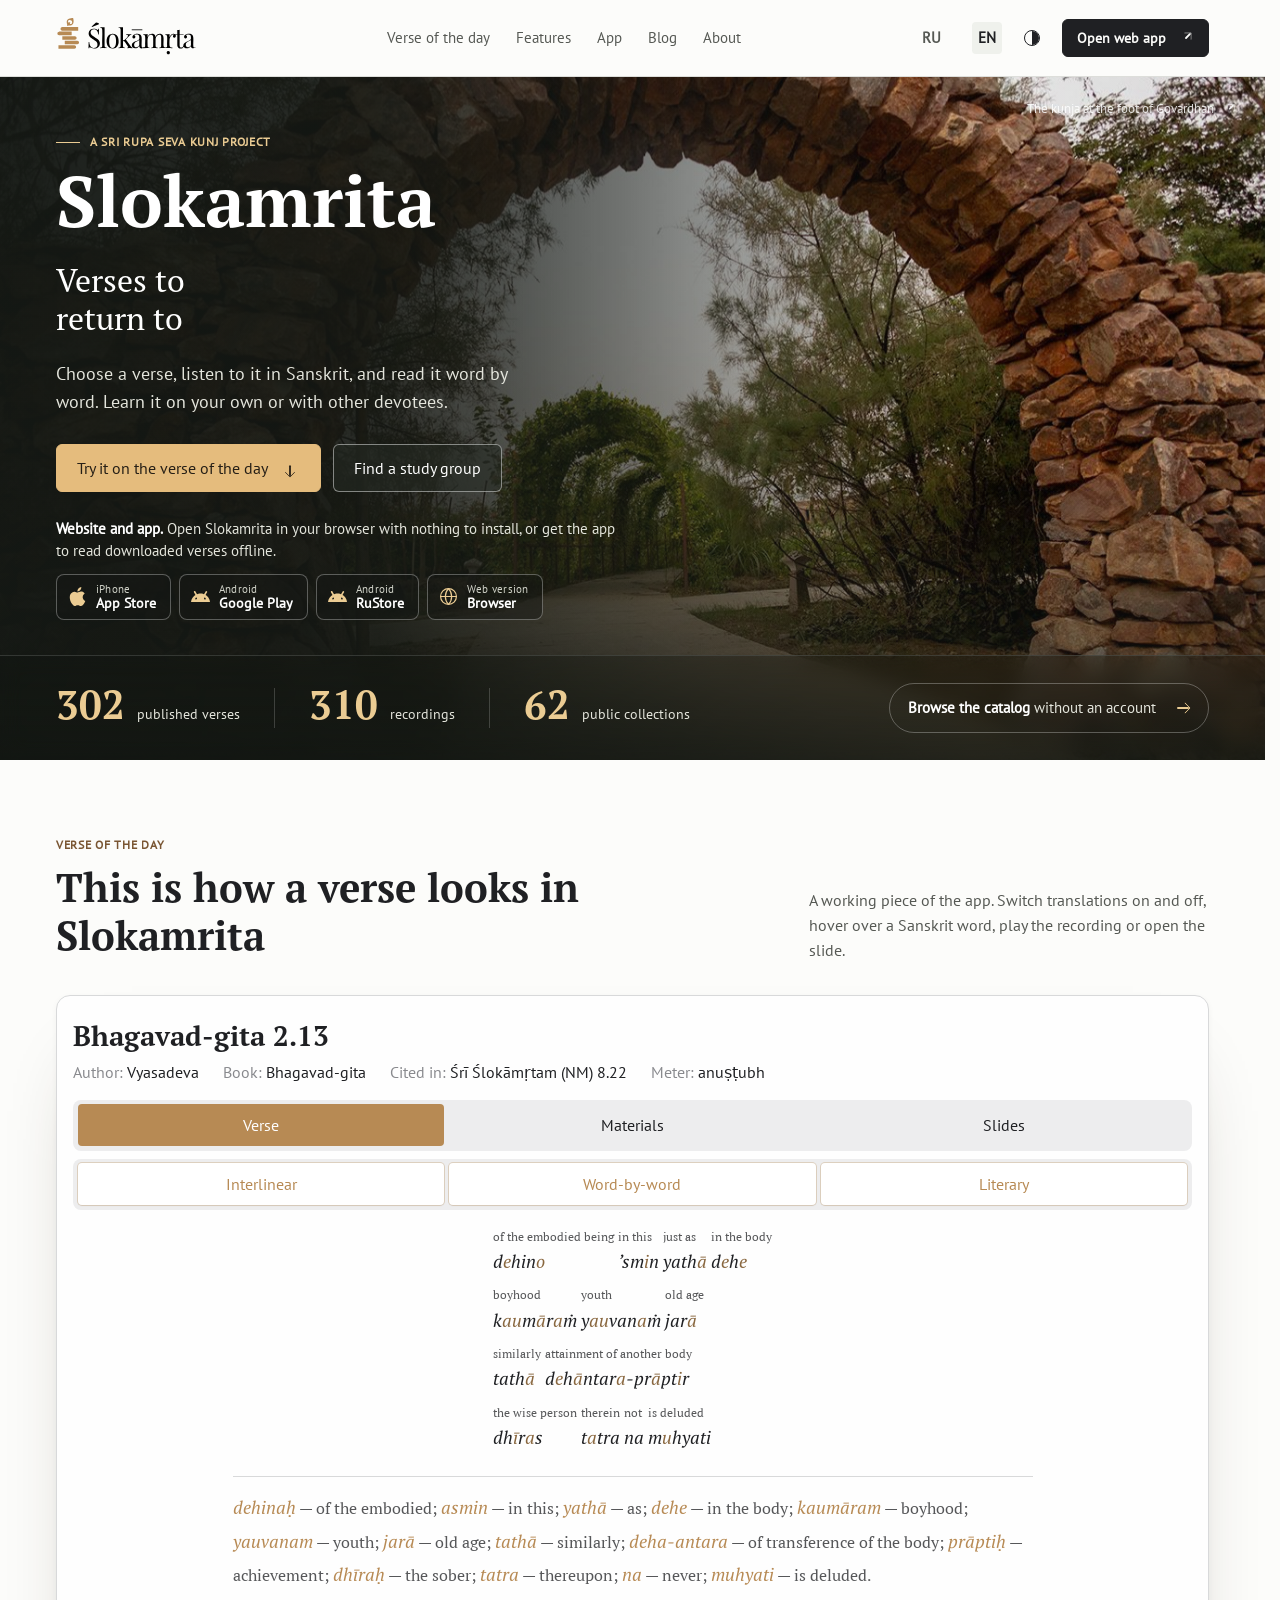
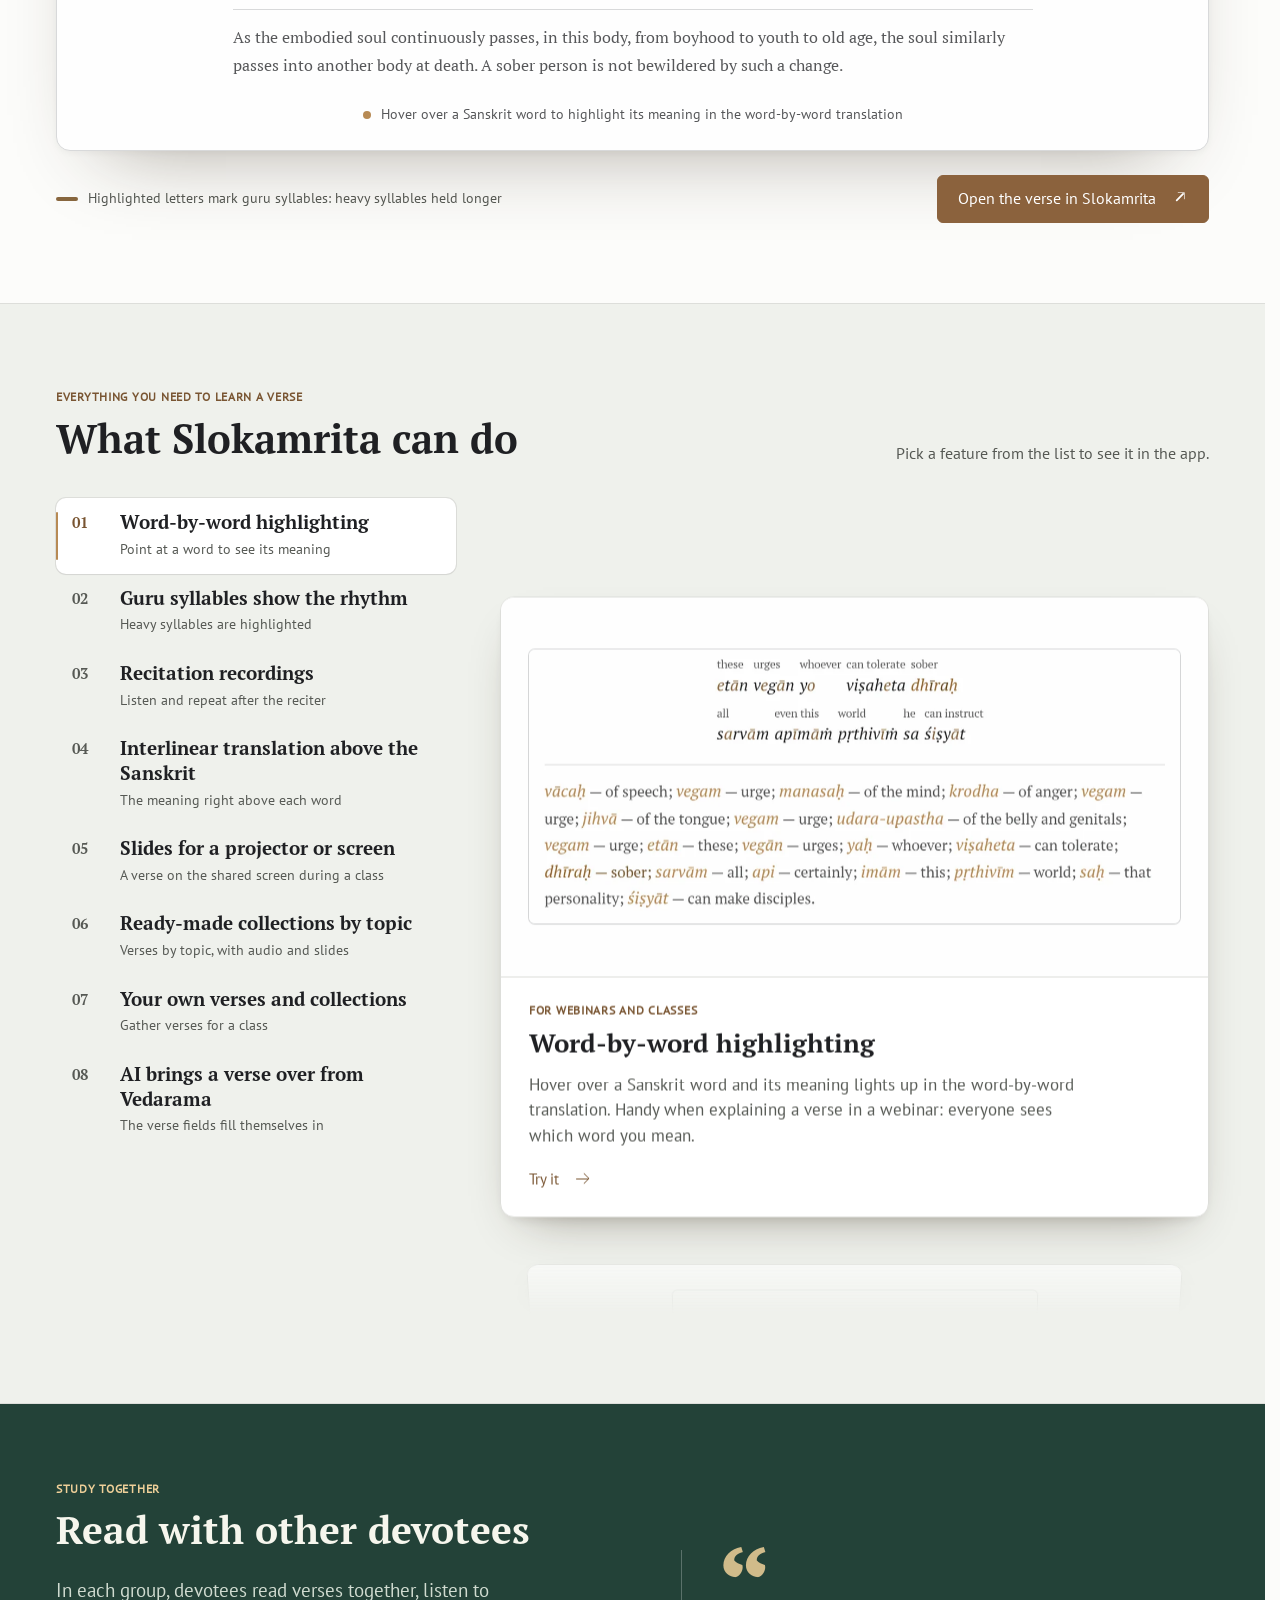
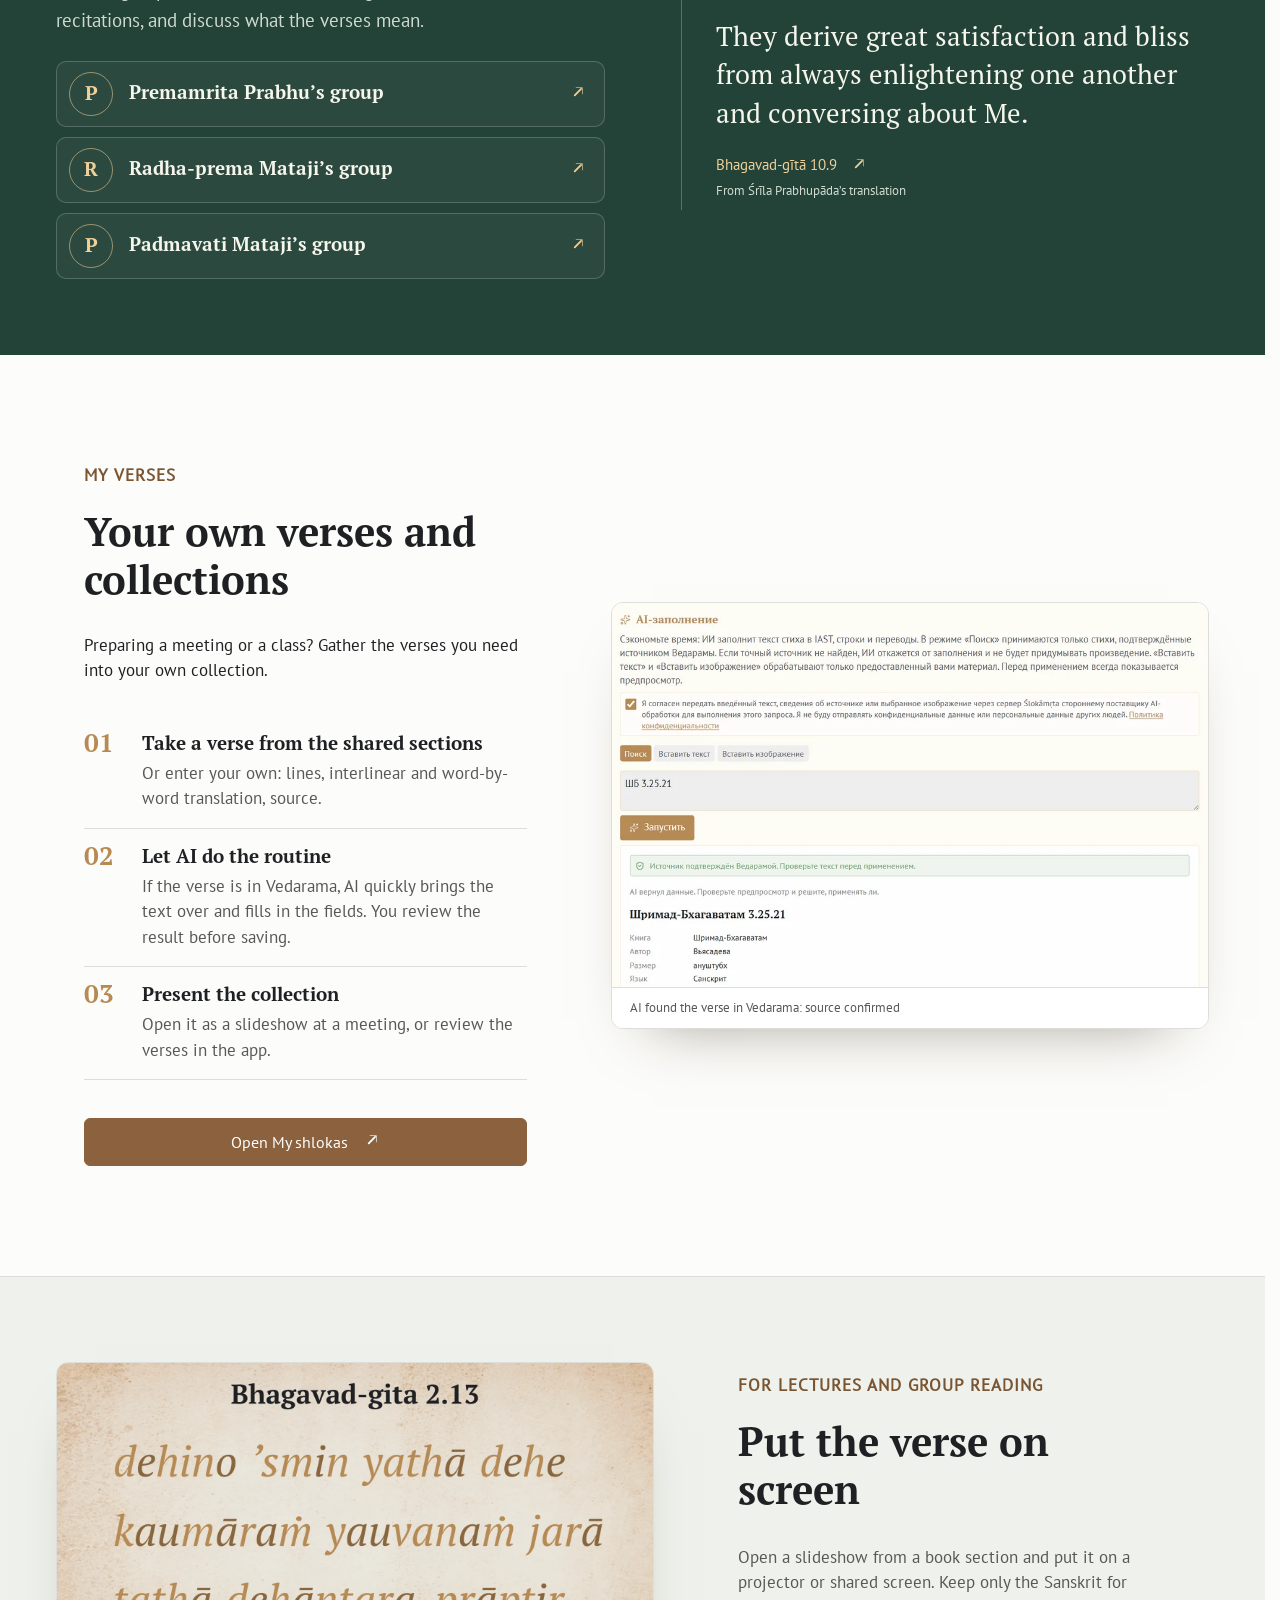
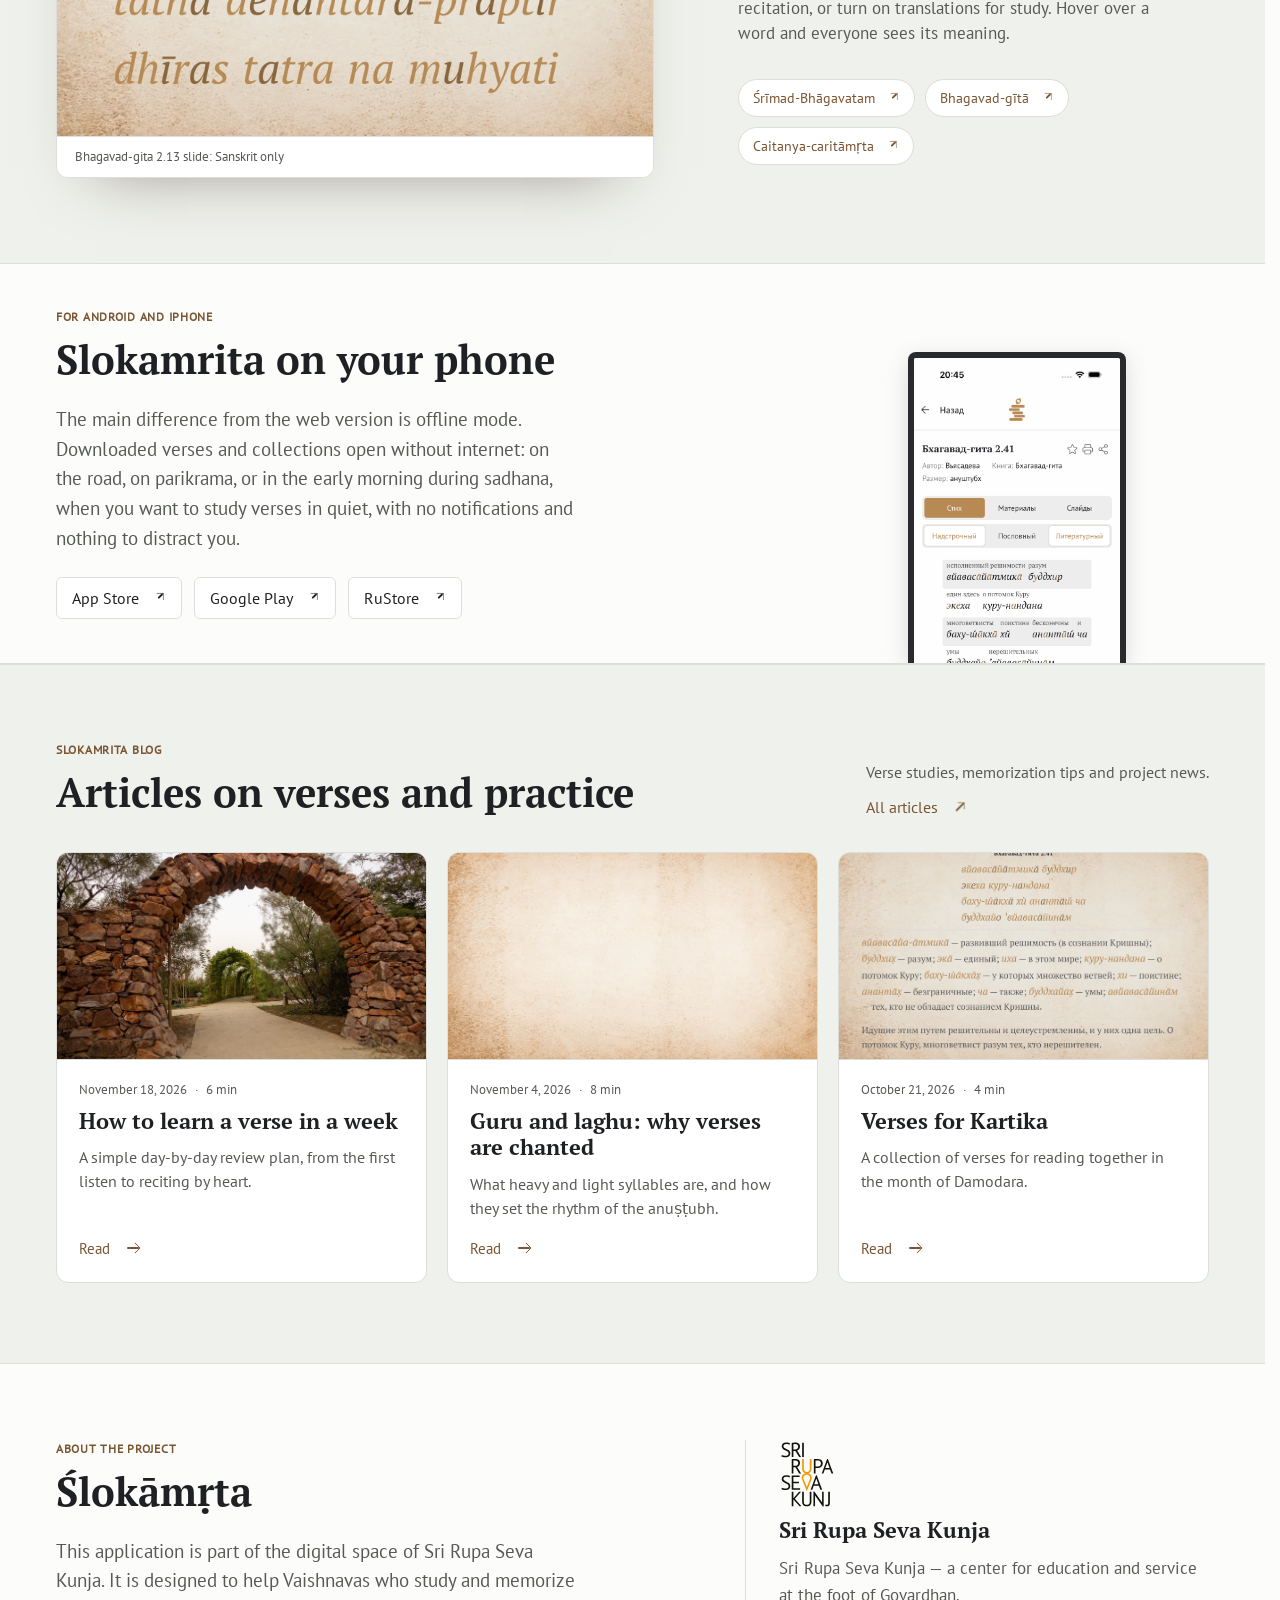
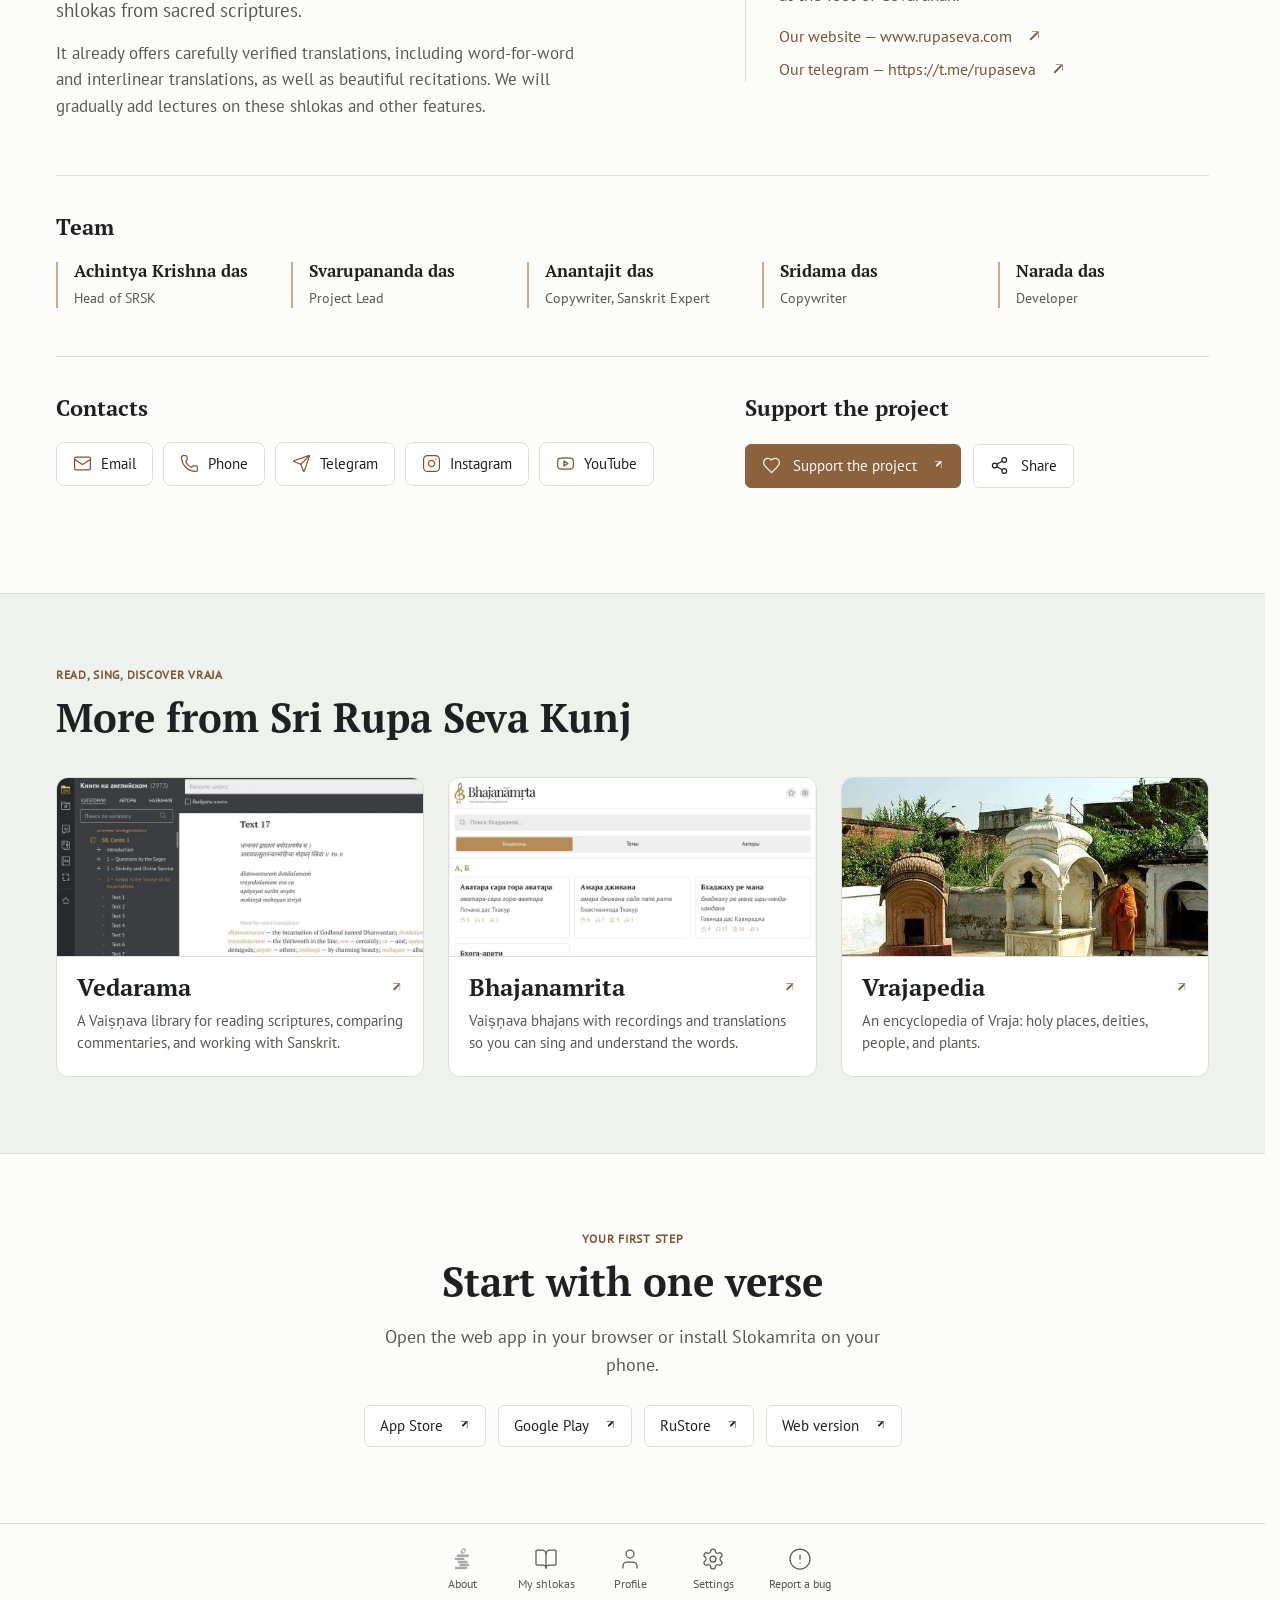
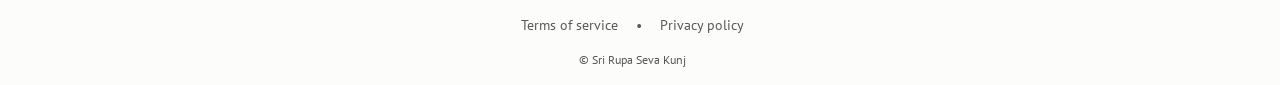
<file: en/index.html>
<!DOCTYPE html><html lang="en" data-theme="light"><head><meta charset="utf-8"><meta name="viewport" content="width=device-width,initial-scale=1"><meta name="robots" content="noindex,nofollow"><title>Slokamrita — homepage preview</title><link rel="icon" type="image/png" sizes="48x48" href="../assets/favicon-48.png"><script>(function(){var q=new URLSearchParams(location.search).get('theme'),s=null;try{s=localStorage.getItem('slokamrita-landing-theme')}catch(e){}var t=q==='dark'||q==='light'?q:s==='dark'||s==='light'?s:matchMedia('(prefers-color-scheme: dark)').matches?'dark':'light';document.documentElement.dataset.theme=t;if(matchMedia('(min-width: 761px)').matches&&!matchMedia('(prefers-reduced-motion: reduce)').matches)document.documentElement.classList.add('reveal-on')})();</script><link rel="stylesheet" href="../page.css?v=26"></head>
<body>
<header class="site-header"><div class="wrap header-row">
  <a href="#top" aria-label="Slokamrita homepage"><img class="brand light" src="../assets/brand-light.svg" alt="Slokamrita"><img class="brand dark" src="../assets/brand-dark.svg" alt="Slokamrita"></a>
  <nav aria-label="Page sections"><a href="#today">Verse of the day</a><a href="#features">Features</a><a class="nav-extra" href="#community">Study groups</a><a class="nav-extra" href="#lecture">For lectures</a><a href="#application">App</a><a href="#blog">Blog</a><a href="#about">About</a></nav>
  <div class="header-actions"><nav class="edition-switch" aria-label="Page language"><a href="../" lang="ru" hreflang="ru">RU</a><a href="./" lang="en" hreflang="en" aria-current="page">EN</a></nav><button id="theme" class="theme-toggle" type="button" aria-label="Switch theme" title="Switch theme"><span class="theme-glyph" aria-hidden="true"></span></button><a class="button header-library" href="https://slokamrita.com/en/"><span>Open web app</span><span class="arr ext" aria-hidden="true"></span></a></div>
</div></header>
<main id="top">
  <section class="hero" aria-labelledby="hero-title" data-photo-tilt="">
    <img class="hero-photo" src="../assets/kunj.jpg" alt="" width="1500" height="1000">
    <a class="hero-credit" href="https://rupaseva.com/kunj"><span>The kunja at the foot of Govardhan</span><span class="arr ext" aria-hidden="true"></span></a>
    <div class="wrap hero-inner">
      <p class="eyebrow hero-kicker"><span></span> A SRI RUPA SEVA KUNJ PROJECT</p>
      <h1 id="hero-title">Slokamrita</h1>
      <p class="hero-lead">Verses to<br>return to</p>
      <p class="hero-summary">Choose a verse, listen to it in Sanskrit, and read it word by word. Learn it on your own or with other devotees.</p>
      <div class="buttons"><a class="button primary" href="#today"><span>Try it on the verse of the day</span><span class="arr down" aria-hidden="true"></span></a><a class="button on-hero" href="#community"><span>Find a study group</span></a></div>
      <div class="hero-platforms" aria-label="Where to open Slokamrita"><p class="platforms-note"><strong>Website and app.</strong> Open Slokamrita in your browser with nothing to install, or get the app to read downloaded verses offline.</p><div class="platform-links"><a class="platform" href="https://apps.apple.com/app/id6803114267"><svg xmlns="http://www.w3.org/2000/svg" width="18" height="18" viewBox="0 0 24 24" fill="currentColor" aria-hidden="true"><path d="M12.152 6.896c-.948 0-2.415-1.078-3.96-1.04-2.04.027-3.91 1.183-4.961 3.014-2.117 3.675-.546 9.103 1.519 12.09 1.013 1.454 2.208 3.09 3.792 3.039 1.52-.065 2.09-.987 3.935-.987 1.831 0 2.35.987 3.96.948 1.637-.026 2.676-1.48 3.676-2.948 1.156-1.688 1.636-3.325 1.662-3.415-.039-.013-3.182-1.221-3.22-4.857-.026-3.04 2.48-4.494 2.597-4.559-1.429-2.09-3.623-2.324-4.39-2.376-2-.156-3.675 1.09-4.61 1.09zM15.53 3.83c.843-1.012 1.4-2.427 1.245-3.83-1.207.052-2.662.805-3.532 1.818-.78.896-1.454 2.338-1.273 3.714 1.338.104 2.715-.688 3.559-1.701"/></svg><span><small>iPhone</small>App Store</span></a><a class="platform" href="https://play.google.com/store/apps/details?id=com.slokamrita.app"><svg xmlns="http://www.w3.org/2000/svg" width="18" height="18" viewBox="0 0 24 24" fill="currentColor" aria-hidden="true"><path d="M18.4395 5.5586c-.675 1.1664-1.352 2.3318-2.0274 3.498-.0366-.0155-.0742-.0286-.1113-.043-1.8249-.6957-3.484-.8-4.42-.787-1.8551.0185-3.3544.4643-4.2597.8203-.084-.1494-1.7526-3.021-2.0215-3.4864a1.1451 1.1451 0 0 0-.1406-.1914c-.3312-.364-.9054-.4859-1.379-.203-.475.282-.7136.9361-.3886 1.5019 1.9466 3.3696-.0966-.2158 1.9473 3.3593.0172.031-.4946.2642-1.3926 1.0177C2.8987 12.176.452 14.772 0 18.9902h24c-.119-1.1108-.3686-2.099-.7461-3.0683-.7438-1.9118-1.8435-3.2928-2.7402-4.1836a12.1048 12.1048 0 0 0-2.1309-1.6875c.6594-1.122 1.312-2.2559 1.9649-3.3848.2077-.3615.1886-.7956-.0079-1.1191a1.1001 1.1001 0 0 0-.8515-.5332c-.5225-.0536-.9392.3128-1.0488.5449zm-.0391 8.461c.3944.5926.324 1.3306-.1563 1.6503-.4799.3197-1.188.0985-1.582-.4941-.3944-.5927-.324-1.3307.1563-1.6504.4727-.315 1.1812-.1086 1.582.4941zM7.207 13.5273c.4803.3197.5506 1.0577.1563 1.6504-.394.5926-1.1038.8138-1.584.4941-.48-.3197-.5503-1.0577-.1563-1.6504.4008-.6021 1.1087-.8106 1.584-.4941z"/></svg><span><small>Android</small>Google Play</span></a><a class="platform" href="https://www.rustore.ru/catalog/app/com.slokamrita.app"><svg xmlns="http://www.w3.org/2000/svg" width="18" height="18" viewBox="0 0 24 24" fill="currentColor" aria-hidden="true"><path d="M18.4395 5.5586c-.675 1.1664-1.352 2.3318-2.0274 3.498-.0366-.0155-.0742-.0286-.1113-.043-1.8249-.6957-3.484-.8-4.42-.787-1.8551.0185-3.3544.4643-4.2597.8203-.084-.1494-1.7526-3.021-2.0215-3.4864a1.1451 1.1451 0 0 0-.1406-.1914c-.3312-.364-.9054-.4859-1.379-.203-.475.282-.7136.9361-.3886 1.5019 1.9466 3.3696-.0966-.2158 1.9473 3.3593.0172.031-.4946.2642-1.3926 1.0177C2.8987 12.176.452 14.772 0 18.9902h24c-.119-1.1108-.3686-2.099-.7461-3.0683-.7438-1.9118-1.8435-3.2928-2.7402-4.1836a12.1048 12.1048 0 0 0-2.1309-1.6875c.6594-1.122 1.312-2.2559 1.9649-3.3848.2077-.3615.1886-.7956-.0079-1.1191a1.1001 1.1001 0 0 0-.8515-.5332c-.5225-.0536-.9392.3128-1.0488.5449zm-.0391 8.461c.3944.5926.324 1.3306-.1563 1.6503-.4799.3197-1.188.0985-1.582-.4941-.3944-.5927-.324-1.3307.1563-1.6504.4727-.315 1.1812-.1086 1.582.4941zM7.207 13.5273c.4803.3197.5506 1.0577.1563 1.6504-.394.5926-1.1038.8138-1.584.4941-.48-.3197-.5503-1.0577-.1563-1.6504.4008-.6021 1.1087-.8106 1.584-.4941z"/></svg><span><small>Android</small>RuStore</span></a><a class="platform" href="https://slokamrita.com/en/"><svg xmlns="http://www.w3.org/2000/svg" width="18" height="18" viewBox="0 0 24 24" fill="none" stroke="currentColor" stroke-width="1.5" stroke-linecap="round" stroke-linejoin="round" aria-hidden="true"><circle cx="12" cy="12" r="10"></circle><path d="M12 2a14.5 14.5 0 0 0 0 20 14.5 14.5 0 0 0 0-20"></path><path d="M2 12h20"></path></svg><span><small>Web version</small>Browser</span></a></div></div>
    </div>
    <div class="hero-stats" aria-label="Library statistics"><div class="wrap hero-stats-row">
      <dl><div><dt>302</dt><dd class="stat-long">published verses</dd></div><div><dt>310</dt><dd>recordings</dd></div><div><dt>62</dt><dd>public collections</dd></div></dl>
      <a class="hero-catalog" href="https://slokamrita.com/en/?group=group"><span><strong>Browse the catalog</strong> without an account</span><span class="arr" aria-hidden="true"></span></a>
    </div></div>
  </section>
  <section class="day" id="today" aria-labelledby="day-title"><div class="wrap">
    <div class="section-head"><div><p class="eyebrow">VERSE OF THE DAY</p><h2 id="day-title">This is how a verse looks in Slokamrita</h2></div><p class="section-aside">A working piece of the app. Switch translations on and off, <span class="on-pointer">hover over a Sanskrit word,</span><span class="on-touch">tap a Sanskrit word,</span> play the recording or open the slide.</p></div>
    <div class="app-window" data-app-window=""><div class="app-slides" id="app-slides" hidden><iframe title="Slide show" data-src="../slideshow/viewer.html?v=20261125-colour-modes" sandbox="allow-scripts allow-same-origin" allow="fullscreen" allowfullscreen></iframe></div>
      <div class="app-body">
        <div class="app-title-row"><h3 class="app-title">Bhagavad-gita 2.13</h3></div><p class="app-meta"><span><em>Author:</em> Vyasadeva</span><span><em>Book:</em> Bhagavad-gita</span><span><em>Cited in:</em> Śrī Ślokāmṛtam (NM) 8.22</span><span><em>Meter:</em> anuṣṭubh</span></p>
        <div class="app-strip app-tabs" role="tablist" aria-label="Verse section"><button type="button" role="tab" aria-selected="true" aria-controls="panel-verse" data-tab="verse">Verse</button><button type="button" role="tab" aria-selected="false" aria-controls="panel-materials" data-tab="materials">Materials</button><button type="button" role="tab" aria-selected="false" aria-controls="app-slides" data-tab="slides">Slides</button></div>
        <div class="app-panel" id="panel-verse" role="tabpanel" data-panel="verse">
          <div class="app-strip app-modes" role="group" aria-label="Translations"><button type="button" aria-pressed="true" data-mode="interlinear">Interlinear</button><button type="button" aria-pressed="true" data-mode="wordByWord">Word-by-word</button><button type="button" aria-pressed="true" data-mode="literary">Literary</button></div>
          <div class="app-reading" data-modes="interlinear wordByWord literary"><div id="app-reading-content" class="verse-reader-surface mx-auto w-full max-w-[800px] space-y-xl app-surface"><div class="word-links-scope"><div class="space-y-md"><div class="verse reader-source mb-0 font-verse verse-source w-fit max-w-full mx-auto text-left leading-relaxed "><p class="px-sm py-xs bg-light-secondary dark:bg-dark-secondary rounded md:bg-transparent md:dark:bg-transparent"><span><span style="display: inline-block;"><span><span style="display: inline-block; white-space: nowrap;"><span><span style="display: inline-block; text-align: left; vertical-align: baseline;"><span class="verse-gloss font-verse not-italic text-text-light-secondary dark:text-text-dark-secondary leading-tight block" style="font-size: calc(0.75rem * var(--content-font-size-multiplier, 1));">of the embodied being</span><span class="word-link-source reader-source font-verse verse-source text-accent-brown dark:text-accent-gold whitespace-nowrap block" data-word-link="word-0" style="font-size: calc(1.125rem * var(--content-font-size-multiplier, 1));">d<span class="guru-vowel">e</span>hin<span class="guru-vowel">o</span></span></span></span></span></span><span> <span style="display: inline-block; white-space: nowrap;"><span><span style="display: inline-block; text-align: left; vertical-align: baseline;"><span class="verse-gloss font-verse not-italic text-text-light-secondary dark:text-text-dark-secondary leading-tight block" style="font-size: calc(0.75rem * var(--content-font-size-multiplier, 1));">in this</span><span class="word-link-source reader-source font-verse verse-source text-accent-brown dark:text-accent-gold whitespace-nowrap block" data-word-link="word-0" style="font-size: calc(1.125rem * var(--content-font-size-multiplier, 1));">’sm<span class="guru-vowel">i</span>n</span></span></span></span></span><span> <span style="display: inline-block; white-space: nowrap;"><span><span style="display: inline-block; text-align: left; vertical-align: baseline;"><span class="verse-gloss font-verse not-italic text-text-light-secondary dark:text-text-dark-secondary leading-tight block" style="font-size: calc(0.75rem * var(--content-font-size-multiplier, 1));">just as</span><span class="word-link-source reader-source font-verse verse-source text-accent-brown dark:text-accent-gold whitespace-nowrap block" data-word-link="word-1" style="font-size: calc(1.125rem * var(--content-font-size-multiplier, 1));">yath<span class="guru-vowel">ā</span></span></span></span></span></span><span> <span style="display: inline-block; white-space: nowrap;"><span><span style="display: inline-block; text-align: left; vertical-align: baseline;"><span class="verse-gloss font-verse not-italic text-text-light-secondary dark:text-text-dark-secondary leading-tight block" style="font-size: calc(0.75rem * var(--content-font-size-multiplier, 1));">in the body</span><span class="word-link-source reader-source font-verse verse-source text-accent-brown dark:text-accent-gold whitespace-nowrap block" data-word-link="word-2" style="font-size: calc(1.125rem * var(--content-font-size-multiplier, 1));">d<span class="guru-vowel">e</span>h<span class="guru-vowel">e</span></span></span></span></span></span></span></span></p><p class="px-sm py-xs "><span><span style="display: inline-block;"><span><span style="display: inline-block; white-space: nowrap;"><span><span style="display: inline-block; text-align: left; vertical-align: baseline;"><span class="verse-gloss font-verse not-italic text-text-light-secondary dark:text-text-dark-secondary leading-tight block" style="font-size: calc(0.75rem * var(--content-font-size-multiplier, 1));">boyhood</span><span class="word-link-source reader-source font-verse verse-source text-accent-brown dark:text-accent-gold whitespace-nowrap block" data-word-link="word-3" style="font-size: calc(1.125rem * var(--content-font-size-multiplier, 1));">k<span class="guru-vowel">a</span><span class="guru-vowel">u</span>m<span class="guru-vowel">ā</span>r<span class="guru-vowel">a</span>ṁ</span></span></span></span></span><span> <span style="display: inline-block; white-space: nowrap;"><span><span style="display: inline-block; text-align: left; vertical-align: baseline;"><span class="verse-gloss font-verse not-italic text-text-light-secondary dark:text-text-dark-secondary leading-tight block" style="font-size: calc(0.75rem * var(--content-font-size-multiplier, 1));">youth</span><span class="word-link-source reader-source font-verse verse-source text-accent-brown dark:text-accent-gold whitespace-nowrap block" data-word-link="word-4" style="font-size: calc(1.125rem * var(--content-font-size-multiplier, 1));">y<span class="guru-vowel">a</span><span class="guru-vowel">u</span>van<span class="guru-vowel">a</span>ṁ</span></span></span></span></span><span> <span style="display: inline-block; white-space: nowrap;"><span><span style="display: inline-block; text-align: left; vertical-align: baseline;"><span class="verse-gloss font-verse not-italic text-text-light-secondary dark:text-text-dark-secondary leading-tight block" style="font-size: calc(0.75rem * var(--content-font-size-multiplier, 1));">old age</span><span class="word-link-source reader-source font-verse verse-source text-accent-brown dark:text-accent-gold whitespace-nowrap block" data-word-link="word-5" style="font-size: calc(1.125rem * var(--content-font-size-multiplier, 1));">jar<span class="guru-vowel">ā</span></span></span></span></span></span></span></span></p><p class="px-sm py-xs bg-light-secondary dark:bg-dark-secondary rounded md:bg-transparent md:dark:bg-transparent"><span><span style="display: inline-block;"><span><span style="display: inline-block; white-space: nowrap;"><span><span style="display: inline-block; text-align: left; vertical-align: baseline;"><span class="verse-gloss font-verse not-italic text-text-light-secondary dark:text-text-dark-secondary leading-tight block" style="font-size: calc(0.75rem * var(--content-font-size-multiplier, 1));">similarly</span><span class="word-link-source reader-source font-verse verse-source text-accent-brown dark:text-accent-gold whitespace-nowrap block" data-word-link="word-6" style="font-size: calc(1.125rem * var(--content-font-size-multiplier, 1));">tath<span class="guru-vowel">ā</span></span></span></span></span></span><span> <span style="display: inline-block; white-space: nowrap;"><span><span style="display: inline-block; text-align: left; vertical-align: baseline;"><span class="verse-gloss font-verse not-italic text-text-light-secondary dark:text-text-dark-secondary leading-tight block" style="font-size: calc(0.75rem * var(--content-font-size-multiplier, 1));">attainment of another body</span><span class="word-link-source reader-source font-verse verse-source text-accent-brown dark:text-accent-gold whitespace-nowrap block" data-word-link="word-7" style="font-size: calc(1.125rem * var(--content-font-size-multiplier, 1));">d<span class="guru-vowel">e</span>h<span class="guru-vowel">ā</span>ntar<span class="guru-vowel">a</span>‑pr<span class="guru-vowel">ā</span>pt<span class="guru-vowel">i</span>r</span></span></span></span></span></span></span></p><p class="px-sm py-xs "><span><span style="display: inline-block;"><span><span style="display: inline-block; white-space: nowrap;"><span><span style="display: inline-block; text-align: left; vertical-align: baseline;"><span class="verse-gloss font-verse not-italic text-text-light-secondary dark:text-text-dark-secondary leading-tight block" style="font-size: calc(0.75rem * var(--content-font-size-multiplier, 1));">the wise person</span><span class="word-link-source reader-source font-verse verse-source text-accent-brown dark:text-accent-gold whitespace-nowrap block" data-word-link="word-8" style="font-size: calc(1.125rem * var(--content-font-size-multiplier, 1));">dh<span class="guru-vowel">ī</span>r<span class="guru-vowel">a</span>s</span></span></span></span></span><span> <span style="display: inline-block; white-space: nowrap;"><span><span style="display: inline-block; text-align: left; vertical-align: baseline;"><span class="verse-gloss font-verse not-italic text-text-light-secondary dark:text-text-dark-secondary leading-tight block" style="font-size: calc(0.75rem * var(--content-font-size-multiplier, 1));">therein</span><span class="word-link-source reader-source font-verse verse-source text-accent-brown dark:text-accent-gold whitespace-nowrap block" data-word-link="word-9" style="font-size: calc(1.125rem * var(--content-font-size-multiplier, 1));">t<span class="guru-vowel">a</span>tra</span></span></span></span></span><span> <span style="display: inline-block; white-space: nowrap;"><span><span style="display: inline-block; text-align: left; vertical-align: baseline;"><span class="verse-gloss font-verse not-italic text-text-light-secondary dark:text-text-dark-secondary leading-tight block" style="font-size: calc(0.75rem * var(--content-font-size-multiplier, 1));">not</span><span class="word-link-source reader-source font-verse verse-source text-accent-brown dark:text-accent-gold whitespace-nowrap block" data-word-link="word-10" style="font-size: calc(1.125rem * var(--content-font-size-multiplier, 1));">na</span></span></span></span></span><span> <span style="display: inline-block; white-space: nowrap;"><span><span style="display: inline-block; text-align: left; vertical-align: baseline;"><span class="verse-gloss font-verse not-italic text-text-light-secondary dark:text-text-dark-secondary leading-tight block" style="font-size: calc(0.75rem * var(--content-font-size-multiplier, 1));">is deluded</span><span class="word-link-source reader-source font-verse verse-source text-accent-brown dark:text-accent-gold whitespace-nowrap block" data-word-link="word-11" style="font-size: calc(1.125rem * var(--content-font-size-multiplier, 1));">m<span class="guru-vowel">u</span>hyati</span></span></span></span></span></span></span></p></div></div><div class="mt-md border-t border-light-tertiary dark:border-dark-tertiary app-wbw"></div><div class="mt-md app-wbw"><div class="font-verse text-text-light-secondary dark:text-text-dark-secondary leading-relaxed w-full text-left" style="font-size: calc(1rem * var(--content-font-size-multiplier, 1));"><span class="word-link-meaning" data-word-link="word-0"><span class="word-link-original font-verse verse-source text-accent-brown dark:text-accent-gold font-medium" style="font-size: calc(1.125rem * var(--content-font-size-multiplier, 1));">dehinaḥ</span> — of the embodied; </span><span class="word-link-meaning" data-word-link="word-0"><span class="word-link-original font-verse verse-source text-accent-brown dark:text-accent-gold font-medium" style="font-size: calc(1.125rem * var(--content-font-size-multiplier, 1));">asmin</span> — in this; </span><span class="word-link-meaning" data-word-link="word-1"><span class="word-link-original font-verse verse-source text-accent-brown dark:text-accent-gold font-medium" style="font-size: calc(1.125rem * var(--content-font-size-multiplier, 1));">yathā</span> — as; </span><span class="word-link-meaning" data-word-link="word-2"><span class="word-link-original font-verse verse-source text-accent-brown dark:text-accent-gold font-medium" style="font-size: calc(1.125rem * var(--content-font-size-multiplier, 1));">dehe</span> — in the body; </span><span class="word-link-meaning" data-word-link="word-3"><span class="word-link-original font-verse verse-source text-accent-brown dark:text-accent-gold font-medium" style="font-size: calc(1.125rem * var(--content-font-size-multiplier, 1));">kaumāram</span> — boyhood; </span><span class="word-link-meaning" data-word-link="word-4"><span class="word-link-original font-verse verse-source text-accent-brown dark:text-accent-gold font-medium" style="font-size: calc(1.125rem * var(--content-font-size-multiplier, 1));">yauvanam</span> — youth; </span><span class="word-link-meaning" data-word-link="word-5"><span class="word-link-original font-verse verse-source text-accent-brown dark:text-accent-gold font-medium" style="font-size: calc(1.125rem * var(--content-font-size-multiplier, 1));">jarā</span> — old age; </span><span class="word-link-meaning" data-word-link="word-6"><span class="word-link-original font-verse verse-source text-accent-brown dark:text-accent-gold font-medium" style="font-size: calc(1.125rem * var(--content-font-size-multiplier, 1));">tathā</span> — similarly; </span><span class="word-link-meaning" data-word-link="word-7"><span class="word-link-original font-verse verse-source text-accent-brown dark:text-accent-gold font-medium" style="font-size: calc(1.125rem * var(--content-font-size-multiplier, 1));">deha-antara</span> — of transference of the body; </span><span class="word-link-meaning" data-word-link="word-7"><span class="word-link-original font-verse verse-source text-accent-brown dark:text-accent-gold font-medium" style="font-size: calc(1.125rem * var(--content-font-size-multiplier, 1));">prāptiḥ</span> — achievement; </span><span class="word-link-meaning" data-word-link="word-8"><span class="word-link-original font-verse verse-source text-accent-brown dark:text-accent-gold font-medium" style="font-size: calc(1.125rem * var(--content-font-size-multiplier, 1));">dhīraḥ</span> — the sober; </span><span class="word-link-meaning" data-word-link="word-9"><span class="word-link-original font-verse verse-source text-accent-brown dark:text-accent-gold font-medium" style="font-size: calc(1.125rem * var(--content-font-size-multiplier, 1));">tatra</span> — thereupon; </span><span class="word-link-meaning" data-word-link="word-10"><span class="word-link-original font-verse verse-source text-accent-brown dark:text-accent-gold font-medium" style="font-size: calc(1.125rem * var(--content-font-size-multiplier, 1));">na</span> — never; </span><span class="word-link-meaning" data-word-link="word-11"><span class="word-link-original font-verse verse-source text-accent-brown dark:text-accent-gold font-medium" style="font-size: calc(1.125rem * var(--content-font-size-multiplier, 1));">muhyati</span> — is deluded.</span></div></div><div class="mt-md border-t border-light-tertiary dark:border-dark-tertiary app-lit"></div><div class="mt-md font-verse text-text-light-secondary dark:text-text-dark-secondary w-full text-left app-lit" style="font-size: calc(1rem * var(--content-font-size-multiplier, 1));">As the embodied soul continuously passes, in this body, from boyhood to youth to old age, the soul similarly passes into another body at death. A sober person is not bewildered by such a change.</div></div></div></div>
          <p class="app-hint" data-hint-wbw=""><span class="hint-dot" aria-hidden="true"></span>Hover over a Sanskrit word to highlight its meaning in the word-by-word translation</p>
        </div>
        <div class="app-panel" id="panel-materials" role="tabpanel" data-panel="materials" hidden="">
          <div class="app-strip app-subtabs" role="group" aria-label="Materials"><button type="button" aria-pressed="true" data-subtab="recordings">Recordings<sup>1</sup></button><button type="button" aria-pressed="false" data-subtab="comments">Comments</button></div><div class="app-subpanel" data-subpanel="recordings">
          <div class="app-record">
            <strong>Recitation: Bhagavad-gita As It Is 2.13</strong><span class="app-record-author">Nityananda Prabhu</span>
            <div class="app-record-row" data-player="idle">
              <button type="button" class="app-listen" aria-controls="recitation"><svg xmlns="http://www.w3.org/2000/svg" width="19" height="19" viewBox="0 0 24 24" fill="none" stroke="currentColor" stroke-width="1.5" stroke-linecap="round" stroke-linejoin="round" class="lucide lucide-play" aria-hidden="true"><path d="M5 5a2 2 0 0 1 3.008-1.728l11.997 6.998a2 2 0 0 1 .003 3.458l-12 7A2 2 0 0 1 5 19z"></path></svg><span>Listen</span></button><span class="app-record-duration">0:15</span>
              <button type="button" class="app-play" aria-controls="recitation" aria-label="Pause" title="Pause"><span><svg xmlns="http://www.w3.org/2000/svg" width="19" height="19" viewBox="0 0 24 24" fill="none" stroke="currentColor" stroke-width="1.5" stroke-linecap="round" stroke-linejoin="round" class="lucide lucide-pause" aria-hidden="true"><rect x="14" y="3" width="5" height="18" rx="1"></rect><rect x="5" y="3" width="5" height="18" rx="1"></rect></svg></span><span hidden=""><svg xmlns="http://www.w3.org/2000/svg" width="19" height="19" viewBox="0 0 24 24" fill="none" stroke="currentColor" stroke-width="1.5" stroke-linecap="round" stroke-linejoin="round" class="lucide lucide-play" aria-hidden="true"><path d="M5 5a2 2 0 0 1 3.008-1.728l11.997 6.998a2 2 0 0 1 .003 3.458l-12 7A2 2 0 0 1 5 19z"></path></svg></span></button>
              <span class="app-time app-current">0:00</span><input type="range" class="app-seek" aria-label="Playback position" min="0" max="15" value="0" step="0.1"><span class="app-time app-total">0:15</span>
              <button type="button" class="app-close" aria-controls="recitation" aria-label="Stop" title="Stop"><svg xmlns="http://www.w3.org/2000/svg" width="19" height="19" viewBox="0 0 24 24" fill="none" stroke="currentColor" stroke-width="1.5" stroke-linecap="round" stroke-linejoin="round" class="lucide lucide-x" aria-hidden="true"><path d="M18 6 6 18"></path><path d="m6 6 12 12"></path></svg></button>
            </div>
          </div>
          <audio id="recitation" preload="none" src="https://api.slokamrita.com/api/media/public/audio/cdc1b95c_20260714_143811.mp3"></audio>
          <p id="recitation-error" class="recitation-error" hidden="">The recording did not load. <a href="https://slokamrita.com/en/verse/bhagavad-gita-2-13/">Listen on the verse page</a></p><div class="app-note app-suggest"><svg xmlns="http://www.w3.org/2000/svg" width="20" height="20" viewBox="0 0 24 24" fill="none" stroke="currentColor" stroke-width="1.25" stroke-linecap="round" stroke-linejoin="round" aria-hidden="true" class="app-note-icon"><path d="M15 14c.2-1 .7-1.7 1.5-2.5 1-.9 1.5-2.2 1.5-3.5A6 6 0 0 0 6 8c0 1 .2 2.2 1.5 3.5.7.7 1.3 1.5 1.5 2.5"></path><path d="M9 18h6"></path><path d="M10 22h4"></path></svg><p>Know other recordings of this verse?</p><a class="app-note-button" href="https://t.me/slokamrita_bot"><span>Suggest recording</span><svg xmlns="http://www.w3.org/2000/svg" width="14" height="14" viewBox="0 0 24 24" fill="none" stroke="currentColor" stroke-width="1.25" stroke-linecap="round" stroke-linejoin="round" aria-hidden="true"><path d="M15 3h6v6"></path><path d="M10 14 21 3"></path><path d="M18 13v6a2 2 0 0 1-2 2H5a2 2 0 0 1-2-2V8a2 2 0 0 1 2-2h6"></path></svg></a></div></div><div class="app-subpanel" data-subpanel="comments" hidden><div class="app-note app-empty"><svg xmlns="http://www.w3.org/2000/svg" width="32" height="32" viewBox="0 0 24 24" fill="none" stroke="currentColor" stroke-width="1.25" stroke-linecap="round" stroke-linejoin="round" aria-hidden="true" class="app-note-icon app-note-icon-soft"><path d="M15 12h-5"></path><path d="M15 8h-5"></path><path d="M19 17V5a2 2 0 0 0-2-2H4"></path><path d="M8 21h12a2 2 0 0 0 2-2v-1a1 1 0 0 0-1-1H11a1 1 0 0 0-1 1v1a2 2 0 1 1-4 0V5a2 2 0 1 0-4 0v2a1 1 0 0 0 1 1h3"></path></svg><h4>No comments yet</h4><p>You can help us by sending links to materials</p><a class="app-note-button" href="https://t.me/slokamrita_bot"><span>Share</span><svg xmlns="http://www.w3.org/2000/svg" width="14" height="14" viewBox="0 0 24 24" fill="none" stroke="currentColor" stroke-width="1.25" stroke-linecap="round" stroke-linejoin="round" aria-hidden="true"><path d="M15 3h6v6"></path><path d="M10 14 21 3"></path><path d="M18 13v6a2 2 0 0 1-2 2H5a2 2 0 0 1-2-2V8a2 2 0 0 1 2-2h6"></path></svg></a></div></div>
        </div>
      </div>
    </div>
    <div class="day-foot"><p class="guru-note"><span class="guru-swatch" aria-hidden="true"></span>Highlighted letters mark guru syllables: heavy syllables held longer</p><a class="button primary" href="https://slokamrita.com/en/verse/bhagavad-gita-2-13/"><span>Open the verse in Slokamrita</span><span class="arr ext" aria-hidden="true"></span></a></div>
  </div></section>
  <section class="features" id="features" aria-labelledby="features-title"><div class="wrap">
    <div class="section-head"><div><p class="eyebrow">EVERYTHING YOU NEED TO LEARN A VERSE</p><h2 id="features-title">What Slokamrita can do</h2></div><p class="section-aside"><span class="aside-desktop">Pick a feature from the list to see it in the app.</span><span class="aside-mobile">Tap a feature to open the details and a screenshot.</span></p></div>
    <div class="feature-stage"><ol class="feature-explorer" data-feature-explorer><li class="feature"><h3 class="feature-head"><button type="button" class="feature-toggle" id="feature-tab-1" aria-expanded="false" aria-controls="feature-1"><span class="feature-num" aria-hidden="true">01</span><span class="feature-name"><span class="feature-title">Word-by-word highlighting</span><span class="feature-brief"><span class="on-pointer">Point at a word to see</span><span class="on-touch">Tap a word to see</span> its meaning</span></span><span class="tile-chevron" aria-hidden="true"></span></button></h3><div class="feature-panel" id="feature-1" role="region" aria-labelledby="feature-tab-1" hidden><figure class="feature-shot"><picture><source media="(max-width: 760px)" srcset="../assets/app/m/wordlinks-en-light.webp" width="1170" height="1320"><img class="light" src="../assets/app/wordlinks-en-light.webp" alt="A word and its meaning highlighted in the word-by-word translation" loading="lazy" width="1200" height="505"></picture><picture><source media="(max-width: 760px)" srcset="../assets/app/m/wordlinks-en-dark.webp" width="1170" height="1320"><img class="dark" src="../assets/app/wordlinks-en-dark.webp" alt="" loading="lazy" width="1200" height="505"></picture></figure><div class="feature-copy"><p class="tile-kicker">For webinars and classes</p><p class="feature-panel-title" aria-hidden="true">Word-by-word highlighting</p><p><span class="on-pointer">Hover over a Sanskrit word and its meaning</span><span class="on-touch">Tap a Sanskrit word and its meaning</span> lights up in the word-by-word translation. Handy when explaining a verse in a webinar: everyone sees which word you mean.</p><a class="tile-link" href="#today" data-demo="wordlinks"><span>Try it</span><span class="arr" aria-hidden="true"></span></a></div></div></li><li class="feature"><h3 class="feature-head"><button type="button" class="feature-toggle" id="feature-tab-2" aria-expanded="false" aria-controls="feature-2"><span class="feature-num" aria-hidden="true">02</span><span class="feature-name"><span class="feature-title">Guru syllables show the rhythm</span><span class="feature-brief">Heavy syllables are highlighted</span></span><span class="tile-chevron" aria-hidden="true"></span></button></h3><div class="feature-panel" id="feature-2" role="region" aria-labelledby="feature-tab-2" hidden><figure class="feature-shot"><picture><source media="(max-width: 760px)" srcset="../assets/app/m/guru-en-light.webp" width="1170" height="1080"><img class="light" src="../assets/app/guru-en-light.webp" alt="Verse with guru syllables highlighted" loading="lazy" width="396" height="317"></picture><picture><source media="(max-width: 760px)" srcset="../assets/app/m/guru-en-dark.webp" width="1170" height="1080"><img class="dark" src="../assets/app/guru-en-dark.webp" alt="" loading="lazy" width="396" height="317"></picture></figure><div class="feature-copy"><p class="feature-panel-title" aria-hidden="true">Guru syllables show the rhythm</p><p>Heavy syllables are highlighted, so you can see the rhythm and chant more easily.</p><a class="tile-link" href="#today" data-demo="guru"><span>Take a look</span><span class="arr" aria-hidden="true"></span></a></div></div></li><li class="feature"><h3 class="feature-head"><button type="button" class="feature-toggle" id="feature-tab-3" aria-expanded="false" aria-controls="feature-3"><span class="feature-num" aria-hidden="true">03</span><span class="feature-name"><span class="feature-title">Recitation recordings</span><span class="feature-brief">Listen and repeat after the reciter</span></span><span class="tile-chevron" aria-hidden="true"></span></button></h3><div class="feature-panel" id="feature-3" role="region" aria-labelledby="feature-tab-3" hidden><figure class="feature-shot"><picture><source media="(max-width: 760px)" srcset="../assets/app/m/audio-en-light.webp" width="1170" height="933"><img class="light" src="../assets/app/audio-en-light.webp" alt="Recitation recording in Slokamrita" loading="lazy" width="641" height="272"></picture><picture><source media="(max-width: 760px)" srcset="../assets/app/m/audio-en-dark.webp" width="1170" height="933"><img class="dark" src="../assets/app/audio-en-dark.webp" alt="" loading="lazy" width="641" height="272"></picture></figure><div class="feature-copy"><p class="feature-panel-title" aria-hidden="true">Recitation recordings</p><p>Recitations by devotees: listen to the verse and repeat after the reciter.</p><a class="tile-link" href="#today" data-demo="audio"><span>Listen</span><span class="arr" aria-hidden="true"></span></a></div></div></li><li class="feature"><h3 class="feature-head"><button type="button" class="feature-toggle" id="feature-tab-4" aria-expanded="false" aria-controls="feature-4"><span class="feature-num" aria-hidden="true">04</span><span class="feature-name"><span class="feature-title">Interlinear translation above the Sanskrit</span><span class="feature-brief">The meaning right above each word</span></span><span class="tile-chevron" aria-hidden="true"></span></button></h3><div class="feature-panel" id="feature-4" role="region" aria-labelledby="feature-tab-4" hidden><figure class="feature-shot"><picture><source media="(max-width: 760px)" srcset="../assets/app/m/interlinear-en-light.webp" width="1170" height="756"><img class="light" src="../assets/app/interlinear-en-light.webp" alt="Interlinear translation above the Sanskrit" loading="lazy" width="594" height="450"></picture><picture><source media="(max-width: 760px)" srcset="../assets/app/m/interlinear-en-dark.webp" width="1170" height="756"><img class="dark" src="../assets/app/interlinear-en-dark.webp" alt="" loading="lazy" width="594" height="450"></picture></figure><div class="feature-copy"><p class="feature-panel-title" aria-hidden="true">Interlinear translation above the Sanskrit</p><p>The meaning of each word right above the Sanskrit. Turn it off to test yourself.</p><a class="tile-link" href="#today" data-demo="interlinear"><span>Turn it on</span><span class="arr" aria-hidden="true"></span></a></div></div></li><li class="feature"><h3 class="feature-head"><button type="button" class="feature-toggle" id="feature-tab-5" aria-expanded="false" aria-controls="feature-5"><span class="feature-num" aria-hidden="true">05</span><span class="feature-name"><span class="feature-title">Slides for a projector or screen</span><span class="feature-brief">A verse on the shared screen during a class</span></span><span class="tile-chevron" aria-hidden="true"></span></button></h3><div class="feature-panel" id="feature-5" role="region" aria-labelledby="feature-tab-5" hidden><figure class="feature-shot"><picture><source media="(max-width: 760px)" srcset="../assets/app/m/slides-en-light.webp?v=2" width="1170" height="1170"><img class="light" src="../assets/app/slides-tile-en-light.webp?v=2" alt="Verse slide" loading="lazy" width="1100" height="773"></picture><picture><source media="(max-width: 760px)" srcset="../assets/app/m/slides-en-dark.webp?v=2" width="1170" height="1170"><img class="dark" src="../assets/app/slides-tile-en-dark.webp?v=2" alt="" loading="lazy" width="1100" height="773"></picture></figure><div class="feature-copy"><p class="tile-kicker">For lectures</p><p class="feature-panel-title" aria-hidden="true">Slides for a projector or screen</p><p>A verse on a projector or shared screen. Choose what to show: Sanskrit, interlinear, word-by-word or literary translation, and expand the slide to full screen.</p><a class="tile-link" href="#today" data-demo="slides"><span>Open the slide</span><span class="arr" aria-hidden="true"></span></a></div></div></li><li class="feature"><h3 class="feature-head"><button type="button" class="feature-toggle" id="feature-tab-6" aria-expanded="false" aria-controls="feature-6"><span class="feature-num" aria-hidden="true">06</span><span class="feature-name"><span class="feature-title">Ready-made collections by topic</span><span class="feature-brief">Verses by topic, with audio and slides</span></span><span class="tile-chevron" aria-hidden="true"></span></button></h3><div class="feature-panel" id="feature-6" role="region" aria-labelledby="feature-tab-6" hidden><figure class="feature-shot"><picture><source media="(max-width: 760px)" srcset="../assets/app/m/collections-en-light.webp" width="1170" height="1200"><img class="light" src="../assets/app/collections-en-light.webp" alt="Shared verse collections" loading="lazy" width="800" height="622"></picture><picture><source media="(max-width: 760px)" srcset="../assets/app/m/collections-en-dark.webp" width="1170" height="1200"><img class="dark" src="../assets/app/collections-en-dark.webp" alt="" loading="lazy" width="800" height="622"></picture></figure><div class="feature-copy"><p class="feature-panel-title" aria-hidden="true">Ready-made collections by topic</p><p>Verses by topic, from the Absolute Truth to praṇāmas, with printing, slides and audio for the whole collection.</p><a class="tile-link" href="https://slokamrita.com/en/?group=group"><span>All collections</span><span class="arr ext" aria-hidden="true"></span></a></div></div></li><li class="feature"><h3 class="feature-head"><button type="button" class="feature-toggle" id="feature-tab-7" aria-expanded="false" aria-controls="feature-7"><span class="feature-num" aria-hidden="true">07</span><span class="feature-name"><span class="feature-title">Your own verses and collections</span><span class="feature-brief">Gather verses for a class</span></span><span class="tile-chevron" aria-hidden="true"></span></button></h3><div class="feature-panel" id="feature-7" role="region" aria-labelledby="feature-tab-7" hidden><figure class="feature-shot"><picture><source media="(max-width: 760px)" srcset="../assets/app/m/editor-en-light.webp" width="1170" height="1644"><img class="light" src="../assets/app/editor-en-light.webp" alt="Personal verse editor" loading="lazy" width="800" height="509"></picture><picture><source media="(max-width: 760px)" srcset="../assets/app/m/editor-en-dark.webp" width="1170" height="1644"><img class="dark" src="../assets/app/editor-en-dark.webp" alt="" loading="lazy" width="800" height="509"></picture></figure><div class="feature-copy"><p class="feature-panel-title" aria-hidden="true">Your own verses and collections</p><p>Add verses from the shared sections to your collections or enter your own verse.</p><a class="tile-link" href="#cabinet"><span>Learn more</span><span class="arr down" aria-hidden="true"></span></a></div></div></li><li class="feature"><h3 class="feature-head"><button type="button" class="feature-toggle" id="feature-tab-8" aria-expanded="false" aria-controls="feature-8"><span class="feature-num" aria-hidden="true">08</span><span class="feature-name"><span class="feature-title">AI brings a verse over from Vedarama</span><span class="feature-brief">The verse fields fill themselves in</span></span><span class="tile-chevron" aria-hidden="true"></span></button></h3><div class="feature-panel" id="feature-8" role="region" aria-labelledby="feature-tab-8" hidden><figure class="feature-shot"><picture><source media="(max-width: 760px)" srcset="../assets/app/m/ai-tile-en-light.webp" width="1170" height="1527"><img class="light" src="../assets/app/ai-tile-en-light.webp" alt="Filling in a verse with AI" loading="lazy" width="800" height="507"></picture><picture><source media="(max-width: 760px)" srcset="../assets/app/m/ai-tile-en-dark.webp" width="1170" height="1527"><img class="dark" src="../assets/app/ai-tile-en-dark.webp" alt="" loading="lazy" width="800" height="507"></picture></figure><div class="feature-copy"><p class="feature-panel-title" aria-hidden="true">AI brings a verse over from Vedarama</p><p>If the verse is in Vedarama, AI brings it over and fills in the fields. You review the text before saving.</p><a class="tile-link" href="#cabinet"><span>How it works</span><span class="arr down" aria-hidden="true"></span></a></div></div></li></ol><div class="feature-drum" data-feature-drum aria-live="polite"></div></div>
  </div></section>
  <section class="community" id="community" aria-labelledby="community-title"><div class="wrap community-grid">
    <div class="community-copy"><p class="eyebrow">STUDY TOGETHER</p><h2 id="community-title">Read with other devotees</h2><p class="intro">In each group, devotees read verses together, listen to recitations, and discuss what the verses mean.</p>
      <div class="group-list" aria-label="Study groups">
        <button class="group-cta" type="button" aria-disabled="true"><span class="monogram" aria-hidden="true">P</span><strong>Premamrita Prabhu’s group</strong><span class="arr ext" aria-hidden="true"></span></button>
        <button class="group-cta" type="button" aria-disabled="true"><span class="monogram" aria-hidden="true">R</span><strong>Radha-prema Mataji’s group</strong><span class="arr ext" aria-hidden="true"></span></button>
        <button class="group-cta" type="button" aria-disabled="true"><span class="monogram" aria-hidden="true">P</span><strong>Padmavati Mataji’s group</strong><span class="arr ext" aria-hidden="true"></span></button>
      </div>
    </div>
    <figure class="quote-block"><span class="quote-mark" aria-hidden="true">“</span><blockquote>They derive great satisfaction and bliss from always enlightening one another and conversing about Me.</blockquote><figcaption><a class="link" href="https://vedabase.io/en/library/bg/10/9/"><span>Bhagavad-gītā 10.9</span><span class="arr ext" aria-hidden="true"></span></a><p>From Śrīla Prabhupāda’s translation</p></figcaption></figure>
  </div></section>
  <section class="cabinet wrap" id="cabinet" aria-labelledby="cabinet-title">
    <div class="feature-grid"><div class="feature-copy"><p class="eyebrow">MY VERSES</p><h2 id="cabinet-title">Your own verses and collections</h2><p class="cabinet-intro">Preparing a meeting or a class? Gather the verses you need into your own collection.</p><ol class="steps"><li><h3>Take a verse from the shared sections</h3><p>Or enter your own: lines, interlinear and word-by-word translation, source.</p></li><li><h3>Let AI do the routine</h3><p>If the verse is in Vedarama, AI quickly brings the text over and fills in the fields. You review the result before saving.</p></li><li><h3>Present the collection</h3><p>Open it as a slideshow at a meeting, or review the verses in the app.</p></li></ol><a class="button primary" href="https://slokamrita.com/en/my-verses/"><span>Open My shlokas</span><span class="arr ext" aria-hidden="true"></span></a></div>
    <figure class="product-shot cabinet-shot"><picture><source media="(max-width: 760px)" srcset="../assets/app/m/cabinet-ai-en-light.webp" width="1170" height="1332"><img class="light" src="../assets/app/ai-en-light.webp" alt="AI found Srimad-Bhagavatam 3.25.21 in Vedarama and prepared the verse fields" loading="lazy" width="1000" height="644"></picture><picture><source media="(max-width: 760px)" srcset="../assets/app/m/cabinet-ai-en-dark.webp" width="1170" height="1332"><img class="dark" src="../assets/app/ai-en-dark.webp" alt="" loading="lazy" width="1000" height="644"></picture><figcaption>AI found the verse in Vedarama: source confirmed</figcaption></figure></div>
  </section>
  <section class="lecture" id="lecture" aria-labelledby="lecture-title"><div class="wrap feature-grid">
    <figure class="product-shot"><img class="light" src="../assets/lecture-sanskrit-en-light.webp?v=2" alt="Verse slide showing only the Sanskrit, without translations" width="1100" height="688" loading="lazy"><img class="dark" src="../assets/lecture-sanskrit-en-dark.webp?v=2" alt="" width="1100" height="688" loading="lazy"><figcaption>Bhagavad-gita 2.13 slide: Sanskrit only</figcaption></figure>
    <div class="feature-copy"><p class="eyebrow">FOR LECTURES AND GROUP READING</p><h2 id="lecture-title">Put the verse on screen</h2><p class="intro">Open a slideshow from a book section and put it on a projector or shared screen. Keep only the Sanskrit for recitation, or turn on translations for study. Hover over a word and everyone sees its meaning.</p><div class="lecture-links"><a href="https://slokamrita.com/en/book/fbe89ce2-163f-47d2-9f52-de296ff7942b/"><span>Śrīmad-Bhāgavatam</span><span class="arr ext" aria-hidden="true"></span></a><a href="https://slokamrita.com/en/book/571f9075-a12a-45e1-9261-586bfdba7d78/"><span>Bhagavad-gītā</span><span class="arr ext" aria-hidden="true"></span></a><a href="https://slokamrita.com/en/book/f819621e-5767-4a27-9730-ede020e4f59c/"><span>Caitanya-caritāmṛta</span><span class="arr ext" aria-hidden="true"></span></a></div></div>
  </div></section>
  <section class="app-band" id="application"><div class="wrap app-grid"><div><p class="eyebrow">FOR ANDROID AND IPHONE</p><h2>Slokamrita on your phone</h2><p class="intro">The main difference from the web version is offline mode. Downloaded verses and collections open without internet: on the road, on parikrama, or in the early morning during sadhana, when you want to study verses in quiet, with no notifications and nothing to distract you.</p><div class="buttons stores"><a class="button" href="https://apps.apple.com/app/id6803114267"><span>App Store</span><span class="arr ext" aria-hidden="true"></span></a><a class="button" href="https://play.google.com/store/apps/details?id=com.slokamrita.app"><span>Google Play</span><span class="arr ext" aria-hidden="true"></span></a><a class="button" href="https://www.rustore.ru/catalog/app/com.slokamrita.app"><span>RuStore</span><span class="arr ext" aria-hidden="true"></span></a></div></div><figure class="device"><img src="../assets/app.png" alt="The verse page in Slokamrita for iPhone" loading="lazy" width="1206" height="2622"></figure></div></section>
  <section class="blog" id="blog" aria-labelledby="blog-title"><div class="wrap"><div class="section-head"><div><p class="eyebrow">SLOKAMRITA BLOG</p><h2 id="blog-title">Articles on verses and practice</h2></div><div class="blog-aside"><p class="section-aside">Verse studies, memorization tips and project news.</p><a class="link" href="https://slokamrita.com/en/blog/"><span>All articles</span><span class="arr ext" aria-hidden="true"></span></a></div></div><ul class="post-list"><li class="post"><a href="https://slokamrita.com/en/blog/learn-a-verse-in-a-week/"><figure class="post-cover"><img src="../assets/kunj.jpg" alt="" loading="lazy" width="1500" height="1000"></figure><div class="post-copy"><p class="post-meta"><time datetime="2026-11-18">November 18, 2026</time><span aria-hidden="true">·</span><span>6 min</span></p><h3>How to learn a verse in a week</h3><p>A simple day-by-day review plan, from the first listen to reciting by heart.</p><span class="tile-link"><span>Read</span><span class="arr" aria-hidden="true"></span></span></div></a></li><li class="post"><a href="https://slokamrita.com/en/blog/guru-and-laghu/"><figure class="post-cover"><img src="../assets/parchment.webp" alt="" loading="lazy" width="1672" height="941"></figure><div class="post-copy"><p class="post-meta"><time datetime="2026-11-04">November 4, 2026</time><span aria-hidden="true">·</span><span>8 min</span></p><h3>Guru and laghu: why verses are chanted</h3><p>What heavy and light syllables are, and how they set the rhythm of the anuṣṭubh.</p><span class="tile-link"><span>Read</span><span class="arr" aria-hidden="true"></span></span></div></a></li><li class="post"><a href="https://slokamrita.com/en/blog/verses-for-kartika/"><figure class="post-cover"><img src="../assets/lecture-slide.webp?v=2" alt="" loading="lazy" width="1100" height="688"></figure><div class="post-copy"><p class="post-meta"><time datetime="2026-10-21">October 21, 2026</time><span aria-hidden="true">·</span><span>4 min</span></p><h3>Verses for Kartika</h3><p>A collection of verses for reading together in the month of Damodara.</p><span class="tile-link"><span>Read</span><span class="arr" aria-hidden="true"></span></span></div></a></li></ul></div></section>
  <section class="about wrap" id="about" aria-labelledby="about-title"><div class="about-grid"><div><p class="eyebrow">ABOUT THE PROJECT</p><h2 id="about-title" lang="sa-Latn">Ślokāmṛta</h2><p class="intro">This application is part of the digital space of Sri Rupa Seva Kunja. It is designed to help Vaishnavas who study and memorize shlokas from sacred scriptures.</p><p class="about-more">It already offers carefully verified translations, including word-for-word and interlinear translations, as well as beautiful recitations. We will gradually add lectures on these shlokas and other features.</p></div><div class="srsk"><img class="light" src="../assets/srsk-light.svg" alt=""><img class="dark" src="../assets/srsk-dark.svg" alt=""><h3>Sri Rupa Seva Kunja</h3><p>Sri Rupa Seva Kunja — a center for education and service at the foot of Govardhan.</p><div class="srsk-links"><a class="link" href="https://www.rupaseva.com/"><span>Our website — www.rupaseva.com</span><span class="arr ext" aria-hidden="true"></span></a><a class="link" href="https://t.me/rupaseva"><span>Our telegram — https://t.me/rupaseva</span><span class="arr ext" aria-hidden="true"></span></a></div></div></div><div class="about-team"><h3>Team</h3><ul class="team-list"><li><strong>Achintya Krishna das</strong><span>Head of SRSK</span></li><li><strong>Svarupananda das</strong><span>Project Lead</span></li><li><strong>Anantajit das</strong><span>Copywriter, Sanskrit Expert</span></li><li><strong>Sridama das</strong><span>Copywriter</span></li><li><strong>Narada das</strong><span>Developer</span></li></ul></div><div class="about-bottom"><div><h3>Contacts</h3><div class="contact-list"><a class="contact" href="mailto:info@rupaseva.ru"><svg xmlns="http://www.w3.org/2000/svg" width="18" height="18" viewBox="0 0 24 24" fill="none" stroke="currentColor" stroke-width="1.5" stroke-linecap="round" stroke-linejoin="round" aria-hidden="true"><rect width="20" height="16" x="2" y="4" rx="2"></rect><path d="m22 7-8.97 5.7a1.94 1.94 0 0 1-2.06 0L2 7"></path></svg><span>Email</span></a><a class="contact" href="tel:+79250077575"><svg xmlns="http://www.w3.org/2000/svg" width="18" height="18" viewBox="0 0 24 24" fill="none" stroke="currentColor" stroke-width="1.5" stroke-linecap="round" stroke-linejoin="round" aria-hidden="true"><path d="M13.832 16.568a1 1 0 0 0 1.213-.303l.355-.465A2 2 0 0 1 17 15h3a2 2 0 0 1 2 2v3a2 2 0 0 1-2 2A18 18 0 0 1 2 4a2 2 0 0 1 2-2h3a2 2 0 0 1 2 2v3a2 2 0 0 1-.8 1.6l-.468.351a1 1 0 0 0-.292 1.233 14 14 0 0 0 6.392 6.384"></path></svg><span>Phone</span></a><a class="contact" href="https://t.me/rupaseva"><svg xmlns="http://www.w3.org/2000/svg" width="18" height="18" viewBox="0 0 24 24" fill="none" stroke="currentColor" stroke-width="1.5" stroke-linecap="round" stroke-linejoin="round" aria-hidden="true"><path d="M14.536 21.686a.5.5 0 0 0 .937-.024l6.5-19a.496.496 0 0 0-.635-.635l-19 6.5a.5.5 0 0 0-.024.937l7.93 3.18a2 2 0 0 1 1.112 1.11z"></path><path d="m21.854 2.147-10.94 10.939"></path></svg><span>Telegram</span></a><a class="contact" href="https://instagram.com/rupaseva"><svg xmlns="http://www.w3.org/2000/svg" width="18" height="18" viewBox="0 0 24 24" fill="none" stroke="currentColor" stroke-width="1.5" stroke-linecap="round" stroke-linejoin="round" aria-hidden="true"><rect width="20" height="20" x="2" y="2" rx="5" ry="5"></rect><path d="M16 11.37A4 4 0 1 1 12.63 8 4 4 0 0 1 16 11.37z"></path><line x1="17.5" x2="17.51" y1="6.5" y2="6.5"></line></svg><span>Instagram</span></a><a class="contact" href="https://www.youtube.com/@Rupaseva"><svg xmlns="http://www.w3.org/2000/svg" width="18" height="18" viewBox="0 0 24 24" fill="none" stroke="currentColor" stroke-width="1.5" stroke-linecap="round" stroke-linejoin="round" aria-hidden="true"><path d="M2.5 17a24.12 24.12 0 0 1 0-10 2 2 0 0 1 1.4-1.4 49.56 49.56 0 0 1 16.2 0A2 2 0 0 1 21.5 7a24.12 24.12 0 0 1 0 10 2 2 0 0 1-1.4 1.4 49.55 49.55 0 0 1-16.2 0A2 2 0 0 1 2.5 17"></path><path d="m10 15 5-3-5-3z"></path></svg><span>YouTube</span></a></div></div><div><h3>Support the project</h3><div class="buttons support-buttons"><a class="button primary" href="https://www.rupaseva.com/join"><svg xmlns="http://www.w3.org/2000/svg" width="18" height="18" viewBox="0 0 24 24" fill="none" stroke="currentColor" stroke-width="1.5" stroke-linecap="round" stroke-linejoin="round" aria-hidden="true"><path d="M19 14c1.49-1.46 3-3.21 3-5.5A5.5 5.5 0 0 0 16.5 3c-1.76 0-3 .5-4.5 2-1.5-1.5-2.74-2-4.5-2A5.5 5.5 0 0 0 2 8.5c0 2.3 1.5 4.05 3 5.5l7 7Z"></path></svg><span>Support the project</span><span class="arr ext" aria-hidden="true"></span></a><button class="button" type="button" data-share data-share-title="Slokamrita" data-share-text="Slokamrita — an app for studying and memorizing Vaiṣṇava verses" data-copied="Link copied"><svg xmlns="http://www.w3.org/2000/svg" width="18" height="18" viewBox="0 0 24 24" fill="none" stroke="currentColor" stroke-width="1.5" stroke-linecap="round" stroke-linejoin="round" aria-hidden="true"><circle cx="18" cy="5" r="3"></circle><circle cx="6" cy="12" r="3"></circle><circle cx="18" cy="19" r="3"></circle><line x1="8.59" x2="15.42" y1="13.51" y2="17.49"></line><line x1="15.41" x2="8.59" y1="6.51" y2="10.49"></line></svg><span>Share</span></button></div><p class="share-status" role="status" aria-live="polite"></p></div></div></section>
  <section class="projects" id="projects"><div class="wrap"><div class="section-head"><div><p class="eyebrow">READ, SING, DISCOVER VRAJA</p><h2>More from Sri Rupa Seva Kunj</h2></div></div><div class="project-list">
    <a class="project" href="https://vedarama.com/"><div class="project-image"><img src="../assets/vedarama-desktop.webp" alt="Vedarama" loading="lazy" width="900" height="436"></div><div class="project-copy"><h3>Vedarama</h3><span class="arr ext" aria-hidden="true"></span><p>A Vaiṣṇava library for reading scriptures, comparing commentaries, and working with Sanskrit.</p></div></a>
    <a class="project" href="https://bhajanamrita.com/"><div class="project-image"><img src="../assets/bhajanamrita-reader.webp" alt="The Bhajanamrita catalog" loading="lazy" width="960" height="468"></div><div class="project-copy"><h3>Bhajanamrita</h3><span class="arr ext" aria-hidden="true"></span><p>Vaiṣṇava bhajans with recordings and translations so you can sing and understand the words.</p></div></a>
    <a class="project" href="https://vrajapedia.com/en/places/radha-gokulananda"><div class="project-image"><img src="../assets/radha-gokulananda.webp" alt="The courtyard of the Śrī Rādhā-Gokulānanda temple in Vrindavan" loading="lazy" width="597" height="444"></div><div class="project-copy"><h3>Vrajapedia</h3><span class="arr ext" aria-hidden="true"></span><p>An encyclopedia of Vraja: holy places, deities, people, and plants.</p></div></a>
  </div></div></section>
  <section class="closing"><div class="wrap"><p class="eyebrow">YOUR FIRST STEP</p><h2>Start with one verse</h2><p class="closing-lead">Open the web app in your browser or install Slokamrita on your phone.</p><div class="buttons closing-stores"><a class="button" href="https://apps.apple.com/app/id6803114267"><span>App Store</span><span class="arr ext" aria-hidden="true"></span></a><a class="button" href="https://play.google.com/store/apps/details?id=com.slokamrita.app"><span>Google Play</span><span class="arr ext" aria-hidden="true"></span></a><a class="button" href="https://www.rustore.ru/catalog/app/com.slokamrita.app"><span>RuStore</span><span class="arr ext" aria-hidden="true"></span></a><a class="button" href="https://slokamrita.com/en/"><span>Web version</span><span class="arr ext" aria-hidden="true"></span></a></div></div></section>
</main>
<footer class="site-footer"><div class="wrap footer-row">
  <nav class="footer-actions" aria-label="Footer navigation">
    <a href="#about"><img src="../assets/slokamrita-sign.svg" alt="">About</a>
    <a href="https://slokamrita.com/en/my-verses/"><svg xmlns="http://www.w3.org/2000/svg" width="19" height="19" viewBox="0 0 24 24" fill="none" stroke="currentColor" stroke-width="1.5" stroke-linecap="round" stroke-linejoin="round" class="lucide lucide-book-open" aria-hidden="true"><path d="M12 7v14"></path><path d="M3 18a1 1 0 0 1-1-1V4a1 1 0 0 1 1-1h5a4 4 0 0 1 4 4 4 4 0 0 1 4-4h5a1 1 0 0 1 1 1v13a1 1 0 0 1-1 1h-6a3 3 0 0 0-3 3 3 3 0 0 0-3-3z"></path></svg>My shlokas</a>
    <a href="https://slokamrita.com/en/cabinet/"><svg xmlns="http://www.w3.org/2000/svg" width="19" height="19" viewBox="0 0 24 24" fill="none" stroke="currentColor" stroke-width="1.5" stroke-linecap="round" stroke-linejoin="round" class="lucide lucide-user" aria-hidden="true"><path d="M19 21v-2a4 4 0 0 0-4-4H9a4 4 0 0 0-4 4v2"></path><circle cx="12" cy="7" r="4"></circle></svg>Profile</a>
    <a href="https://slokamrita.com/en/settings/"><svg xmlns="http://www.w3.org/2000/svg" width="19" height="19" viewBox="0 0 24 24" fill="none" stroke="currentColor" stroke-width="1.5" stroke-linecap="round" stroke-linejoin="round" class="lucide lucide-settings" aria-hidden="true"><path d="M9.671 4.136a2.34 2.34 0 0 1 4.659 0 2.34 2.34 0 0 0 3.319 1.915 2.34 2.34 0 0 1 2.33 4.033 2.34 2.34 0 0 0 0 3.831 2.34 2.34 0 0 1-2.33 4.033 2.34 2.34 0 0 0-3.319 1.915 2.34 2.34 0 0 1-4.659 0 2.34 2.34 0 0 0-3.32-1.915 2.34 2.34 0 0 1-2.33-4.033 2.34 2.34 0 0 0 0-3.831A2.34 2.34 0 0 1 6.35 6.051a2.34 2.34 0 0 0 3.319-1.915"></path><circle cx="12" cy="12" r="3"></circle></svg>Settings</a>
    <a href="https://t.me/slokamrita_bot"><svg xmlns="http://www.w3.org/2000/svg" width="19" height="19" viewBox="0 0 24 24" fill="none" stroke="currentColor" stroke-width="1.5" stroke-linecap="round" stroke-linejoin="round" class="lucide lucide-circle-alert" aria-hidden="true"><circle cx="12" cy="12" r="10"></circle><line x1="12" x2="12" y1="8" y2="12"></line><line x1="12" x2="12.01" y1="16" y2="16"></line></svg>Report a bug</a>
  </nav>
  <nav class="footer-legal" aria-label="Legal information"><a href="https://slokamrita.com/en/terms/">Terms of service</a><span aria-hidden="true">•</span><a href="https://slokamrita.com/en/privacy/">Privacy policy</a></nav>
  <p class="footer-copyright">© Sri Rupa Seva Kunj</p>
</div></footer>
<script src="../slideshow/verse-2-13.js?v=1"></script><script src="../page.js?v=26"></script>

</body></html>
</file>
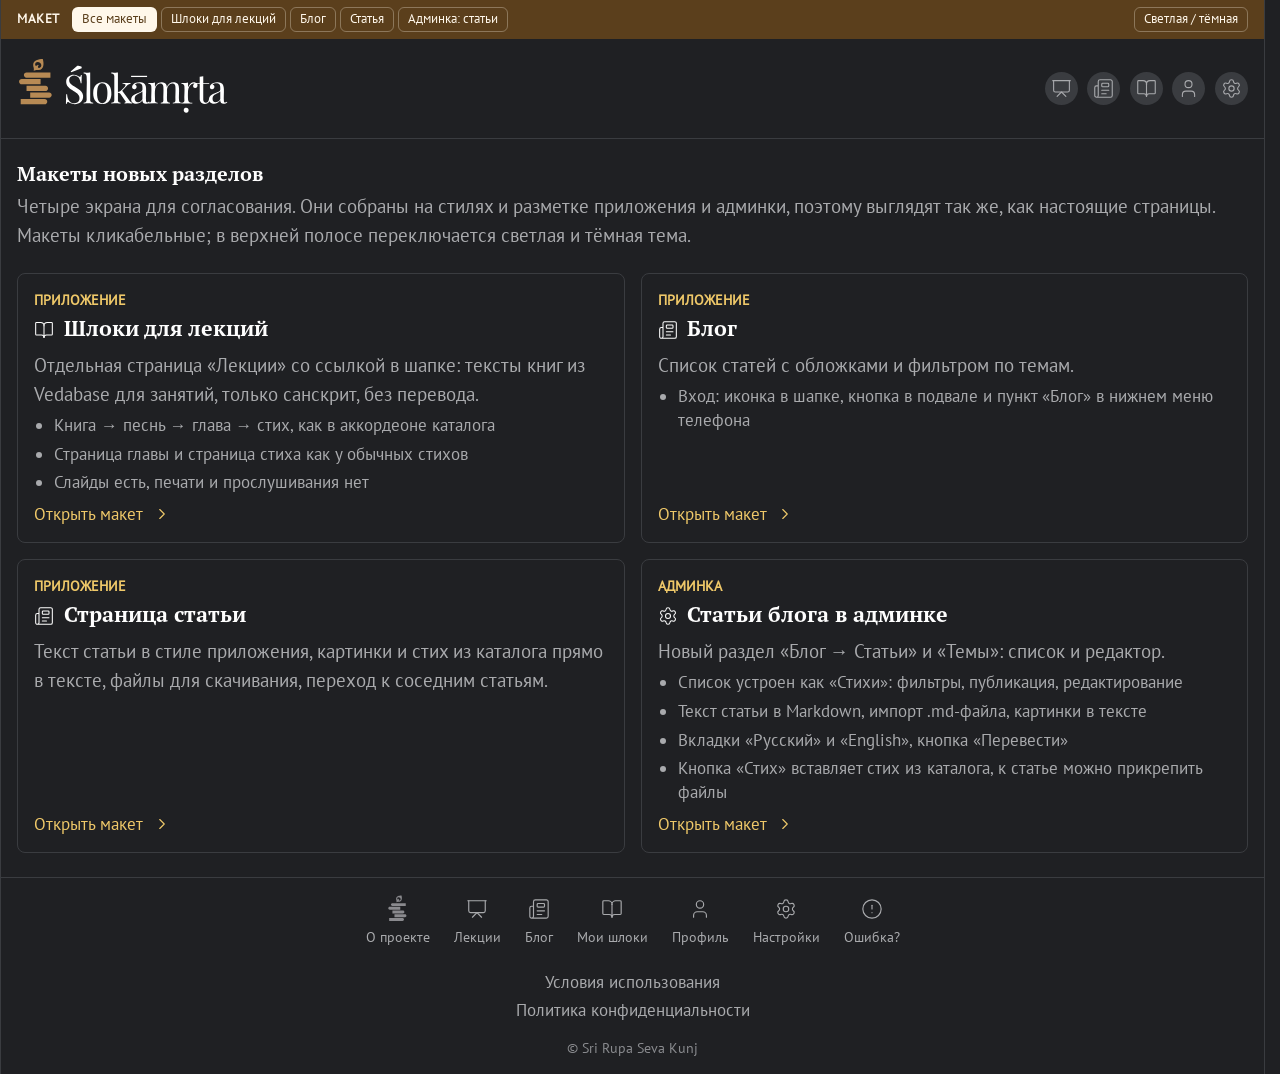
<file: mockups/index.html>
<!doctype html>
<html lang="ru" data-theme="dark" style="color-scheme:dark;--content-font-size:100%;--content-font-size-multiplier:1">
<head>
<meta charset="utf-8">
<meta name="viewport" content="width=device-width,initial-scale=1,viewport-fit=cover">
<title>Макеты новых разделов — Шлокамрита</title>
<link rel="stylesheet" href="app/css/2htsehdapv726.css">
<link rel="stylesheet" href="app/css/32d-dtwspp0od.css">
<link rel="stylesheet" href="app/css/078xrn-2_xz4g.css">
<link rel="stylesheet" href="app/css/2vkmxsgf0durl.css">
<link rel="stylesheet" href="app/css/0uq3e6h3z9cla.css">
<link rel="stylesheet" href="app/extra.css?v=2">
</head>
<body>
<div class="min-h-screen flex flex-col bg-light-primary dark:bg-dark-primary"><div class="flex-1 flex flex-col">
  <header data-app-header></header>
  <main class="flex-1"><div class="w-full px-md py-lg">
    <div class="flex flex-col gap-xs mb-lg">
      <h1 class="entity-name text-h2 font-primary font-semibold text-text-light-primary dark:text-text-dark-primary">Макеты новых разделов</h1>
      <p class="font-secondary text-body-md text-text-light-secondary dark:text-text-dark-secondary">Четыре экрана для согласования. Они собраны на стилях и разметке приложения и админки, поэтому выглядят так же, как настоящие страницы. Макеты кликабельные; в верхней полосе переключается светлая и тёмная тема.</p>
    </div>
    <div class="grid grid-cols-1 md:grid-cols-2 gap-md" id="items"></div>
  </div></main>
  <footer data-app-footer></footer>
</div></div>
<script src="app/icons.js?v=2"></script>
<script>
const ITEMS = [
  ['lectures.html', 'Приложение', 'Шлоки для лекций', 'book-open', 'Отдельная страница «Лекции» со ссылкой в шапке: тексты книг из Vedabase для занятий, только санскрит, без перевода.',
    ['Книга → песнь → глава → стих, как в аккордеоне каталога', 'Страница главы и страница стиха как у обычных стихов', 'Слайды есть, печати и прослушивания нет']],
  ['blog.html', 'Приложение', 'Блог', 'newspaper', 'Список статей с обложками и фильтром по темам.',
    ['Вход: иконка в шапке, кнопка в подвале и пункт «Блог» в нижнем меню телефона']],
  ['article.html', 'Приложение', 'Страница статьи', 'newspaper', 'Текст статьи в стиле приложения, картинки и стих из каталога прямо в тексте, файлы для скачивания, переход к соседним статьям.',
    []],
  ['admin-blog.html', 'Админка', 'Статьи блога в админке', 'settings', 'Новый раздел «Блог → Статьи» и «Темы»: список и редактор.',
    ['Список устроен как «Стихи»: фильтры, публикация, редактирование', 'Текст статьи в Markdown, импорт .md-файла, картинки в тексте', 'Вкладки «Русский» и «English», кнопка «Перевести»', 'Кнопка «Стих» вставляет стих из каталога, к статье можно прикрепить файлы']],
];
document.getElementById('items').innerHTML = ITEMS.map(([href, kind, title, iconName, text, points]) => `
  <div class="card hover:bg-light-tertiary dark:hover:bg-dark-tertiary transition cursor-pointer p-md !bg-transparent hover:!bg-black/5 dark:hover:!bg-white/5 relative">
    <a aria-label="${title}" class="absolute inset-0 z-0 rounded-[inherit]" href="${href}"></a>
    <div class="relative z-10 h-full flex flex-col justify-between gap-sm pointer-events-none">
      <div class="flex flex-col gap-xs">
        <span class="text-xs font-secondary font-semibold uppercase text-accent-brown dark:text-accent-gold">${kind}</span>
        <h4 class="entity-name font-primary font-semibold text-lg text-text-light-primary dark:text-text-dark-primary flex items-center gap-2"><i data-i="${iconName}" data-size="20"></i>${title}</h4>
        <p class="font-secondary text-body-md text-text-light-secondary dark:text-text-dark-secondary">${text}</p>
        ${points.length ? `<ul class="font-secondary text-sm text-text-light-secondary dark:text-text-dark-secondary flex flex-col gap-1" style="list-style:disc;padding-left:20px">${points.map(p => `<li>${p}</li>`).join('')}</ul>` : ''}
      </div>
      <span class="flex items-center gap-2 text-accent-brown dark:text-accent-gold font-secondary text-sm font-medium">Открыть макет<i data-i="chevron-right" data-size="18" data-stroke="1.5"></i></span>
    </div>
  </div>`).join('');
</script>
<script src="app/shell.js?v=2"></script>
</body>
</html>
</file>
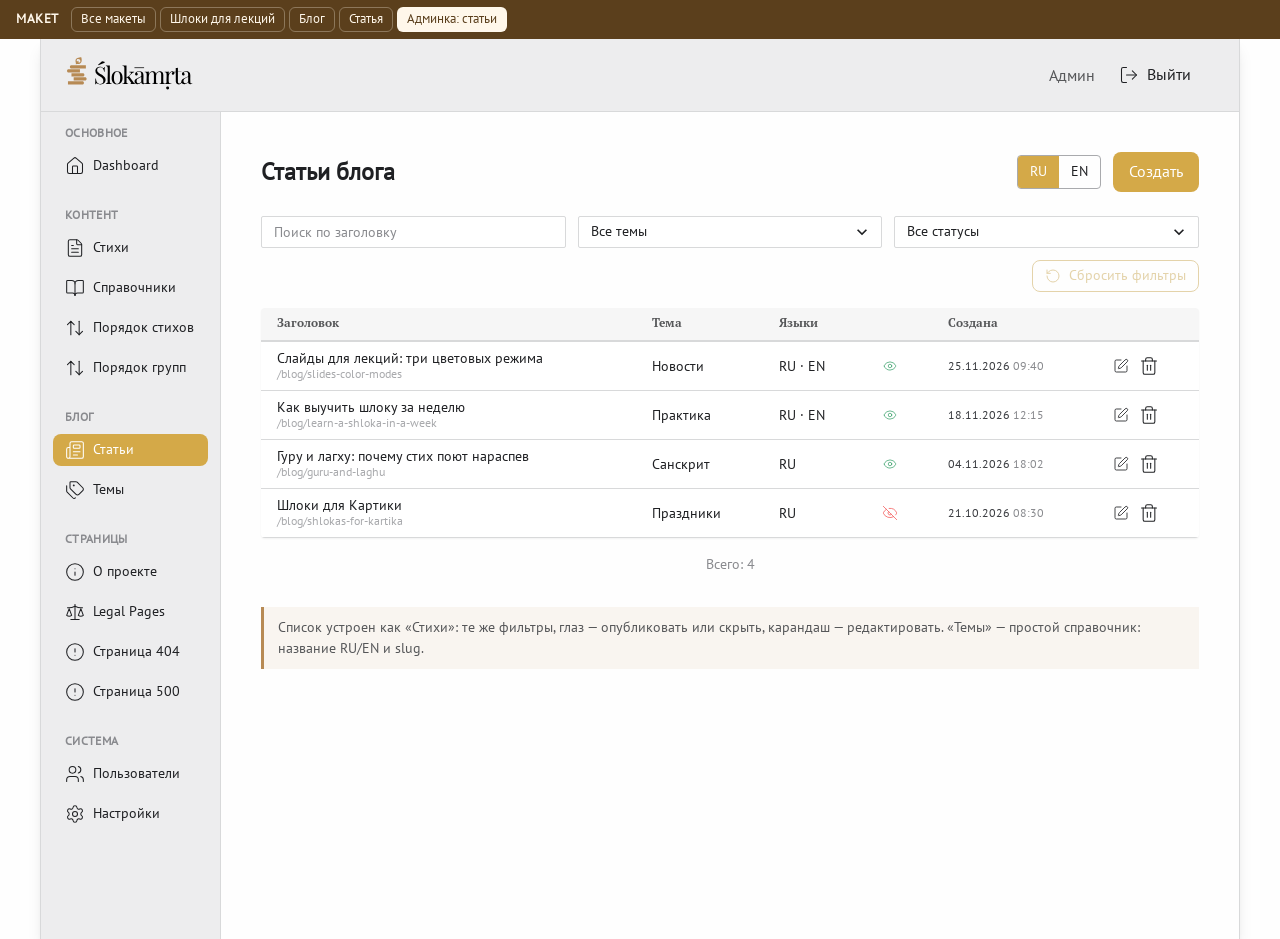
<file: mockups/admin-blog.html>
<!doctype html>
<html lang="ru" class="pt_sans_36c917a6-module__2pLWua__variable pt_serif_c64776c3-module__IbcnUG__variable chakra-ui-light" style="color-scheme: light;" data-theme="light">
<head>
<meta charset="utf-8">
<meta name="viewport" content="width=device-width,initial-scale=1">
<title>Макет: админка, статьи блога — Шлокамрита</title>
<style>
@font-face { font-family: "PT Sans Fallback"; src: local("Arial"); ascent-override: 105.3%; descent-override: 28.55%; line-gap-override: 0%; size-adjust: 96.68%; }
.pt_sans_36c917a6-module__2pLWua__className { font-family: "PT Sans", "PT Sans Fallback"; font-style: normal; }
.pt_sans_36c917a6-module__2pLWua__variable { --font-pt-sans: "PT Sans", "PT Sans Fallback"; }
@font-face { font-family: "PT Serif Fallback"; src: local("Times New Roman"); ascent-override: 94.22%; descent-override: 25.93%; line-gap-override: 0%; size-adjust: 110.28%; }
.pt_serif_c64776c3-module__IbcnUG__className { font-family: "PT Serif", "PT Serif Fallback"; font-style: normal; }
.pt_serif_c64776c3-module__IbcnUG__variable { --font-pt-serif: "PT Serif", "PT Serif Fallback"; }
@font-face { font-family: "Gaura PT Serif"; src: url("app/fonts/GauraPTSerif-Regular.otf") format("opentype"); font-weight: 400; font-style: normal; font-display: swap; unicode-range: U+0-2FF, U+370-10FFFF; }
@font-face { font-family: "Gaura PT Serif"; src: url("app/fonts/GauraPTSerif-Italic.otf") format("opentype"); font-weight: 400; font-style: italic; font-display: swap; unicode-range: U+0-2FF, U+370-10FFFF; }
@font-face { font-family: "Gaura PT Serif"; src: url("app/fonts/GauraPTSerif-Bold.otf") format("opentype"); font-weight: 700; font-style: normal; font-display: swap; unicode-range: U+0-2FF, U+370-10FFFF; }
@font-face { font-family: "Gaura PT Serif"; src: url("app/fonts/GauraPTSerif-BoldItalic.otf") format("opentype"); font-weight: 700; font-style: italic; font-display: swap; unicode-range: U+0-2FF, U+370-10FFFF; }
@font-face { font-family: "Gaura PT Serif"; src: url("app/fonts/NotoSerif-Regular.ttf") format("truetype"); font-weight: 400; font-style: normal; font-display: swap; unicode-range: U+300-36F; }
@font-face { font-family: "Gaura PT Serif"; src: url("app/fonts/NotoSerif-Italic.ttf") format("truetype"); font-weight: 400; font-style: italic; font-display: swap; unicode-range: U+300-36F; }
@font-face { font-family: "Gaura PT Serif"; src: url("app/fonts/NotoSerif-Bold.ttf") format("truetype"); font-weight: 700; font-style: normal; font-display: swap; unicode-range: U+300-36F; }
@font-face { font-family: "Gaura PT Serif"; src: url("app/fonts/NotoSerif-BoldItalic.ttf") format("truetype"); font-weight: 700; font-style: italic; font-display: swap; unicode-range: U+300-36F; }
*, ::before, ::after, ::backdrop { --tw-border-spacing-x: 0; --tw-border-spacing-y: 0; --tw-translate-x: 0; --tw-translate-y: 0; --tw-rotate: 0; --tw-skew-x: 0; --tw-skew-y: 0; --tw-scale-x: 1; --tw-scale-y: 1; --tw-pan-x: ; --tw-pan-y: ; --tw-pinch-zoom: ; --tw-scroll-snap-strictness: proximity; --tw-gradient-from-position: ; --tw-gradient-via-position: ; --tw-gradient-to-position: ; --tw-ordinal: ; --tw-slashed-zero: ; --tw-numeric-figure: ; --tw-numeric-spacing: ; --tw-numeric-fraction: ; --tw-ring-inset: ; --tw-ring-offset-width: 0px; --tw-ring-offset-color: #fff; --tw-ring-color: #3b82f680; --tw-ring-offset-shadow: 0 0 #0000; --tw-ring-shadow: 0 0 #0000; --tw-shadow: 0 0 #0000; --tw-shadow-colored: 0 0 #0000; --tw-blur: ; --tw-brightness: ; --tw-contrast: ; --tw-grayscale: ; --tw-hue-rotate: ; --tw-invert: ; --tw-saturate: ; --tw-sepia: ; --tw-drop-shadow: ; --tw-backdrop-blur: ; --tw-backdrop-brightness: ; --tw-backdrop-contrast: ; --tw-backdrop-grayscale: ; --tw-backdrop-hue-rotate: ; --tw-backdrop-invert: ; --tw-backdrop-opacity: ; --tw-backdrop-saturate: ; --tw-backdrop-sepia: ; --tw-contain-size: ; --tw-contain-layout: ; --tw-contain-paint: ; --tw-contain-style: ; }
*, ::before, ::after { box-sizing: border-box; border: 0px solid rgb(229, 231, 235); }
::before, ::after { --tw-content: ""; }
html, :host { text-size-adjust: 100%; tab-size: 4; font-feature-settings: normal; font-variation-settings: normal; -webkit-tap-highlight-color: transparent; font-family: ui-sans-serif, system-ui, sans-serif, "Apple Color Emoji", "Segoe UI Emoji", "Segoe UI Symbol", "Noto Color Emoji"; line-height: 1.5; }
body { line-height: inherit; margin: 0px; }
hr { height: 0px; color: inherit; border-top-width: 1px; }
abbr:where([title]) { text-decoration: underline dotted; }
h1, h2, h3, h4, h5, h6 { font-size: inherit; font-weight: inherit; }
a { color: inherit; text-decoration: inherit; }
b, strong { font-weight: bolder; }
code, kbd, samp, pre { font-feature-settings: normal; font-variation-settings: normal; font-family: ui-monospace, SFMono-Regular, Menlo, Monaco, Consolas, "Liberation Mono", "Courier New", monospace; font-size: 1em; }
small { font-size: 80%; }
sub, sup { vertical-align: baseline; font-size: 75%; line-height: 0; position: relative; }
sub { bottom: -0.25em; }
sup { top: -0.5em; }
table { text-indent: 0px; border-color: inherit; border-collapse: collapse; }
button, input, optgroup, select, textarea { font-feature-settings: inherit; font-variation-settings: inherit; font-family: inherit; font-size: 100%; font-weight: inherit; line-height: inherit; letter-spacing: inherit; color: inherit; margin: 0px; padding: 0px; }
button, select { text-transform: none; }
button, input:where([type="button"]), input:where([type="reset"]), input:where([type="submit"]) { appearance: button; background-color: rgba(0, 0, 0, 0); background-image: none; }
progress { vertical-align: baseline; }
::-webkit-inner-spin-button { height: auto; }
::-webkit-outer-spin-button { height: auto; }
[type="search"] { appearance: textfield; outline-offset: -2px; }
::-webkit-search-decoration { appearance: none; }
::-webkit-file-upload-button { appearance: button; font: inherit; }
summary { display: list-item; }
blockquote, dl, dd, h1, h2, h3, h4, h5, h6, hr, figure, p, pre { margin: 0px; }
fieldset { margin: 0px; padding: 0px; }
legend { padding: 0px; }
ol, ul, menu { margin: 0px; padding: 0px; list-style: none; }
dialog { padding: 0px; }
textarea { resize: vertical; }
input::placeholder, textarea::placeholder { opacity: 1; color: rgb(156, 163, 175); }
button, [role="button"] { cursor: pointer; }
:disabled { cursor: default; }
img, svg, video, canvas, audio, iframe, embed, object { vertical-align: middle; display: block; }
img, video { max-width: 100%; height: auto; }
[hidden]:where(:not([hidden="until-found"])) { display: none; }
:root { --radius: .65rem; --background: #fff; --foreground: #09090b; --card: #fff; --card-foreground: #09090b; --popover: #fff; --popover-foreground: #09090b; --primary: #fac800; --primary-foreground: #733e0a; --secondary: #f4f4f5; --secondary-foreground: #18181b; --muted: #f4f4f5; --muted-foreground: #71717b; --accent: #f4f4f5; --accent-foreground: #18181b; --destructive: #e40014; --border: #e4e4e7; --input: #e4e4e7; --ring: #fac800; --alert-bg: #f4f4f4; --chart-1: #ffe02a; --chart-2: #edb200; --chart-3: #cd8900; --chart-4: #a36100; --chart-5: #874b00; --sidebar: #fafafa; --sidebar-foreground: #09090b; --sidebar-primary: #cd8900; --sidebar-primary-foreground: #fefce8; --sidebar-accent: #f4f4f5; --sidebar-accent-foreground: #18181b; --sidebar-border: #e4e4e7; --sidebar-ring: #fac800; }
@supports (color: lab(0% 0 0)) {
  :root { --background: lab(100% 0 0); --foreground: lab(2.51107% .242703 -.886115); --card: lab(100% 0 0); --card-foreground: lab(2.51107% .242703 -.886115); --popover: lab(100% 0 0); --popover-foreground: lab(2.51107% .242703 -.886115); --primary: lab(83.2664% 8.65132 106.895); --primary-foreground: lab(32.3865% 21.1274 38.5958); --secondary: lab(96.1634% .0993013 -.364029); --secondary-foreground: lab(8.30603% .618212 -2.16573); --muted: lab(96.1634% .0993013 -.364029); --muted-foreground: lab(47.8878% 1.65477 -5.77283); --accent: lab(96.1634% .0993013 -.364029); --accent-foreground: lab(8.30603% .618212 -2.16573); --destructive: lab(48.4493% 77.4328 61.5452); --border: lab(90.6853% .399202 -1.45452); --input: lab(90.6853% .399202 -1.45452); --ring: lab(83.2664% 8.65132 106.895); --chart-1: lab(89.7033% -.480324 84.4917); --chart-2: lab(76.3898% 14.5258 98.4589); --chart-3: lab(62.7799% 22.4198 86.1544); --chart-4: lab(47.8202% 25.2426 66.5015); --chart-5: lab(38.7484% 23.5833 51.4916); --sidebar: lab(98.26% 0 0); --sidebar-foreground: lab(2.51107% .242703 -.886115); --sidebar-primary: lab(62.7799% 22.4198 86.1544); --sidebar-primary-foreground: lab(98.6846% -1.79058 9.77662); --sidebar-accent: lab(96.1634% .0993013 -.364029); --sidebar-accent-foreground: lab(8.30603% .618212 -2.16573); --sidebar-border: lab(90.6853% .399202 -1.45452); --sidebar-ring: lab(83.2664% 8.65132 106.895); }
}
.dark { --background: #09090b; --foreground: #fff; --card: #18181b; --card-foreground: #fafafa; --popover: #18181b; --popover-foreground: #fafafa; --primary: #edb200; --primary-foreground: #733e0a; --secondary: #27272a; --secondary-foreground: #fafafa; --muted: #27272a; --muted-foreground: #9f9fa9; --accent: #27272a; --accent-foreground: #fafafa; --destructive: #ff6568; --border: #ffffff1a; --input: #ffffff26; --ring: #733e0a; --alert-bg: #f4f4f4; --chart-1: #ffe02a; --chart-2: #edb200; --chart-3: #cd8900; --chart-4: #a36100; --chart-5: #874b00; --sidebar: #18181b; --sidebar-foreground: #fafafa; --sidebar-primary: #edb200; --sidebar-primary-foreground: #fefce8; --sidebar-accent: #27272a; --sidebar-accent-foreground: #fafafa; --sidebar-border: #ffffff1a; --sidebar-ring: #733e0a; }
@supports (color: lab(0% 0 0)) {
  .dark { --background: lab(2.51107% .242703 -.886115); --foreground: lab(100% 0 0); --card: lab(8.30603% .618212 -2.16573); --card-foreground: lab(98.26% 0 0); --popover: lab(8.30603% .618212 -2.16573); --popover-foreground: lab(98.26% 0 0); --primary: lab(76.3898% 14.5258 98.4589); --primary-foreground: lab(32.3865% 21.1274 38.5958); --secondary: lab(15.7305% .613749 -2.16959); --secondary-foreground: lab(98.26% 0 0); --muted: lab(15.7305% .613749 -2.16959); --muted-foreground: lab(65.6464% 1.53494 -5.42429); --accent: lab(15.7305% .613749 -2.16959); --accent-foreground: lab(98.26% 0 0); --destructive: lab(63.7053% 60.7449 31.3109); --border: lab(100% 0 0 / .1); --input: lab(100% 0 0 / .15); --ring: lab(32.3865% 21.1274 38.5958); --chart-1: lab(89.7033% -.480324 84.4917); --chart-2: lab(76.3898% 14.5258 98.4589); --chart-3: lab(62.7799% 22.4198 86.1544); --chart-4: lab(47.8202% 25.2426 66.5015); --chart-5: lab(38.7484% 23.5833 51.4916); --sidebar: lab(8.30603% .618212 -2.16573); --sidebar-foreground: lab(98.26% 0 0); --sidebar-primary: lab(76.3898% 14.5258 98.4589); --sidebar-primary-foreground: lab(98.6846% -1.79058 9.77662); --sidebar-accent: lab(15.7305% .613749 -2.16959); --sidebar-accent-foreground: lab(98.26% 0 0); --sidebar-border: lab(100% 0 0 / .1); --sidebar-ring: lab(32.3865% 21.1274 38.5958); }
}
* { border-color: oklch(var(--border)); }
html, body { background-color: oklch(var(--background)); width: 100%; height: 100%; color: oklch(var(--foreground)); margin: 0px; padding: 0px; }
#__next { width: 100%; height: 100%; }
.container { width: 100%; }
@media (min-width: 640px) {
  .container { max-width: 640px; }
}
@media (min-width: 768px) {
  .container { max-width: 768px; }
}
@media (min-width: 1024px) {
  .container { max-width: 1024px; }
}
@media (min-width: 1280px) {
  .container { max-width: 1280px; }
}
@media (min-width: 1536px) {
  .container { max-width: 1536px; }
}
.visible { visibility: visible; }
.invisible { visibility: hidden; }
.collapse { visibility: collapse; }
.static { position: static; }
.fixed { position: fixed; }
.absolute { position: absolute; }
.relative { position: relative; }
.sticky { position: sticky; }
.inset-0 { inset: 0px; }
.z-50 { z-index: 50; }
.mb-1 { margin-bottom: 0.25rem; }
.mb-4 { margin-bottom: 1rem; }
.ml-0\.5 { margin-left: 0.125rem; }
.ml-2 { margin-left: 0.5rem; }
.mr-4 { margin-right: 1rem; }
.mt-1 { margin-top: 0.25rem; }
.mt-2 { margin-top: 0.5rem; }
.mt-3 { margin-top: 0.75rem; }
.mt-4 { margin-top: 1rem; }
.block { display: block; }
.inline { display: inline; }
.flex { display: flex; }
.inline-flex { display: inline-flex; }
.table { display: table; }
.grid { display: grid; }
.hidden { display: none; }
.aspect-video { aspect-ratio: 16 / 9; }
.h-1 { height: 0.25rem; }
.h-10 { height: 2.5rem; }
.h-full { height: 100%; }
.max-h-full { max-height: 100%; }
.w-10 { width: 2.5rem; }
.w-24 { width: 6rem; }
.w-full { width: 100%; }
.min-w-0 { min-width: 0px; }
.max-w-full { max-width: 100%; }
.flex-1 { flex: 1 1 0%; }
.flex-shrink-0 { flex-shrink: 0; }
.transform { transform: translate(var(--tw-translate-x), var(--tw-translate-y)) rotate(var(--tw-rotate)) skewX(var(--tw-skew-x)) skewY(var(--tw-skew-y)) scaleX(var(--tw-scale-x)) scaleY(var(--tw-scale-y)); }
.cursor-pointer { cursor: pointer; }
.resize { resize: both; }
.appearance-none { appearance: none; }
.grid-cols-2 { grid-template-columns: repeat(2, minmax(0px, 1fr)); }
.flex-col { flex-direction: column; }
.items-start { align-items: flex-start; }
.items-center { align-items: center; }
.justify-center { justify-content: center; }
.justify-between { justify-content: space-between; }
.gap-1 { gap: 0.25rem; }
.gap-2 { gap: 0.5rem; }
.gap-3 { gap: 0.75rem; }
.space-y-1 > :not([hidden]) ~ :not([hidden]) { --tw-space-y-reverse: 0; margin-top: calc(.25rem * calc(1 - var(--tw-space-y-reverse))); margin-bottom: calc(.25rem * var(--tw-space-y-reverse)); }
.space-y-2 > :not([hidden]) ~ :not([hidden]) { --tw-space-y-reverse: 0; margin-top: calc(.5rem * calc(1 - var(--tw-space-y-reverse))); margin-bottom: calc(.5rem * var(--tw-space-y-reverse)); }
.space-y-3 > :not([hidden]) ~ :not([hidden]) { --tw-space-y-reverse: 0; margin-top: calc(.75rem * calc(1 - var(--tw-space-y-reverse))); margin-bottom: calc(.75rem * var(--tw-space-y-reverse)); }
.space-y-4 > :not([hidden]) ~ :not([hidden]) { --tw-space-y-reverse: 0; margin-top: calc(1rem * calc(1 - var(--tw-space-y-reverse))); margin-bottom: calc(1rem * var(--tw-space-y-reverse)); }
.space-y-6 > :not([hidden]) ~ :not([hidden]) { --tw-space-y-reverse: 0; margin-top: calc(1.5rem * calc(1 - var(--tw-space-y-reverse))); margin-bottom: calc(1.5rem * var(--tw-space-y-reverse)); }
.overflow-auto { overflow: auto; }
.overflow-hidden { overflow: hidden; }
.truncate { text-overflow: ellipsis; white-space: nowrap; overflow: hidden; }
.break-all { word-break: break-all; }
.rounded { border-radius: 0.25rem; }
.rounded-full { border-radius: 9999px; }
.rounded-lg { border-radius: var(--radius); }
.rounded-md { border-radius: calc(var(--radius) - 2px); }
.border { border-width: 1px; }
.border-t { border-top-width: 1px; }
.border-gray-200 { --tw-border-opacity: 1; border-color: rgb(229 231 235 / var(--tw-border-opacity, 1)); }
.border-gray-300 { --tw-border-opacity: 1; border-color: rgb(209 213 219 / var(--tw-border-opacity, 1)); }
.bg-black\/90 { background-color: rgba(0, 0, 0, 0.9); }
.bg-gray-50 { --tw-bg-opacity: 1; background-color: rgb(249 250 251 / var(--tw-bg-opacity, 1)); }
.bg-indigo-50 { --tw-bg-opacity: 1; background-color: rgb(238 242 255 / var(--tw-bg-opacity, 1)); }
.bg-input { background-color: hsl(var(--input)); }
.bg-primary { background-color: hsl(var(--primary)); }
.bg-secondary { background-color: hsl(var(--secondary)); }
.object-contain { object-fit: contain; }
.object-cover { object-fit: cover; }
.p-1 { padding: 0.25rem; }
.p-2 { padding: 0.5rem; }
.p-3 { padding: 0.75rem; }
.p-4 { padding: 1rem; }
.p-8 { padding: 2rem; }
.px-3 { padding-left: 0.75rem; padding-right: 0.75rem; }
.py-1\.5 { padding-top: 0.375rem; padding-bottom: 0.375rem; }
.pl-\[52px\] { padding-left: 52px; }
.pt-4 { padding-top: 1rem; }
.text-center { text-align: center; }
.text-base { font-size: 1rem; line-height: 1.5rem; }
.text-sm { font-size: 0.875rem; line-height: 1.25rem; }
.text-xs { font-size: 0.75rem; line-height: 1rem; }
.font-medium { font-weight: 500; }
.uppercase { text-transform: uppercase; }
.lowercase { text-transform: lowercase; }
.italic { font-style: italic; }
.text-blue-500 { --tw-text-opacity: 1; color: rgb(59 130 246 / var(--tw-text-opacity, 1)); }
.text-gray-500 { --tw-text-opacity: 1; color: rgb(107 114 128 / var(--tw-text-opacity, 1)); }
.text-gray-600 { --tw-text-opacity: 1; color: rgb(75 85 99 / var(--tw-text-opacity, 1)); }
.text-gray-700 { --tw-text-opacity: 1; color: rgb(55 65 81 / var(--tw-text-opacity, 1)); }
.text-indigo-600 { --tw-text-opacity: 1; color: rgb(79 70 229 / var(--tw-text-opacity, 1)); }
.text-primary { color: hsl(var(--primary)); }
.text-red-400 { --tw-text-opacity: 1; color: rgb(248 113 113 / var(--tw-text-opacity, 1)); }
.text-red-600 { --tw-text-opacity: 1; color: rgb(220 38 38 / var(--tw-text-opacity, 1)); }
.text-secondary { color: hsl(var(--secondary)); }
.text-white { --tw-text-opacity: 1; color: rgb(255 255 255 / var(--tw-text-opacity, 1)); }
.underline { text-decoration-line: underline; }
.antialiased { -webkit-font-smoothing: antialiased; }
.opacity-0 { opacity: 0; }
.shadow { --tw-shadow: 0 1px 3px 0 #0000001a, 0 1px 2px -1px #0000001a; --tw-shadow-colored: 0 1px 3px 0 var(--tw-shadow-color), 0 1px 2px -1px var(--tw-shadow-color); box-shadow: var(--tw-ring-offset-shadow, 0 0 #0000), var(--tw-ring-shadow, 0 0 #0000), var(--tw-shadow); }
.shadow-sm { --tw-shadow: 0 1px 2px 0 #0000000d; --tw-shadow-colored: 0 1px 2px 0 var(--tw-shadow-color); box-shadow: var(--tw-ring-offset-shadow, 0 0 #0000), var(--tw-ring-shadow, 0 0 #0000), var(--tw-shadow); }
.outline { outline-style: solid; }
.blur { --tw-blur: blur(8px); filter: var(--tw-blur) var(--tw-brightness) var(--tw-contrast) var(--tw-grayscale) var(--tw-hue-rotate) var(--tw-invert) var(--tw-saturate) var(--tw-sepia) var(--tw-drop-shadow); }
.drop-shadow-lg { --tw-drop-shadow: drop-shadow(0 10px 8px #0000000a) drop-shadow(0 4px 3px #0000001a); filter: var(--tw-blur) var(--tw-brightness) var(--tw-contrast) var(--tw-grayscale) var(--tw-hue-rotate) var(--tw-invert) var(--tw-saturate) var(--tw-sepia) var(--tw-drop-shadow); }
.grayscale { --tw-grayscale: grayscale(100%); filter: var(--tw-blur) var(--tw-brightness) var(--tw-contrast) var(--tw-grayscale) var(--tw-hue-rotate) var(--tw-invert) var(--tw-saturate) var(--tw-sepia) var(--tw-drop-shadow); }
.filter { filter: var(--tw-blur) var(--tw-brightness) var(--tw-contrast) var(--tw-grayscale) var(--tw-hue-rotate) var(--tw-invert) var(--tw-saturate) var(--tw-sepia) var(--tw-drop-shadow); }
.backdrop-blur-sm { --tw-backdrop-blur: blur(4px); backdrop-filter: var(--tw-backdrop-blur) var(--tw-backdrop-brightness) var(--tw-backdrop-contrast) var(--tw-backdrop-grayscale) var(--tw-backdrop-hue-rotate) var(--tw-backdrop-invert) var(--tw-backdrop-opacity) var(--tw-backdrop-saturate) var(--tw-backdrop-sepia); }
.transition { transition-property: color, background-color, border-color, text-decoration-color, fill, stroke, opacity, box-shadow, transform, filter, -webkit-backdrop-filter, backdrop-filter; transition-duration: 0.15s; transition-timing-function: cubic-bezier(0.4, 0, 0.2, 1); }
.transition-all { transition-property: all; transition-duration: 0.15s; transition-timing-function: cubic-bezier(0.4, 0, 0.2, 1); }
.transition-colors { transition-property: color, background-color, border-color, text-decoration-color, fill, stroke; transition-duration: 0.15s; transition-timing-function: cubic-bezier(0.4, 0, 0.2, 1); }
.transition-opacity { transition-property: opacity; transition-duration: 0.15s; transition-timing-function: cubic-bezier(0.4, 0, 0.2, 1); }
.transition-transform { transition-property: transform; transition-duration: 0.15s; transition-timing-function: cubic-bezier(0.4, 0, 0.2, 1); }
.duration-200 { transition-duration: 0.2s; }
.duration-300 { transition-duration: 0.3s; }
.ease-in-out { transition-timing-function: cubic-bezier(0.4, 0, 0.2, 1); }
@keyframes enter { 
  0% { opacity: var(--tw-enter-opacity, 1); transform: translate3d(var(--tw-enter-translate-x, 0), var(--tw-enter-translate-y, 0), 0) scale3d(var(--tw-enter-scale, 1), var(--tw-enter-scale, 1), var(--tw-enter-scale, 1)) rotate(var(--tw-enter-rotate, 0)); }
}
@keyframes exit { 
  100% { opacity: var(--tw-exit-opacity, 1); transform: translate3d(var(--tw-exit-translate-x, 0), var(--tw-exit-translate-y, 0), 0) scale3d(var(--tw-exit-scale, 1), var(--tw-exit-scale, 1), var(--tw-exit-scale, 1)) rotate(var(--tw-exit-rotate, 0)); }
}
.duration-200 { animation-duration: 0.2s; }
.duration-300 { animation-duration: 0.3s; }
.ease-in-out { animation-timing-function: cubic-bezier(0.4, 0, 0.2, 1); }
.running { animation-play-state: running; }
.hover\:bg-indigo-100:hover { --tw-bg-opacity: 1; background-color: rgb(224 231 255 / var(--tw-bg-opacity, 1)); }
.hover\:bg-red-50:hover { --tw-bg-opacity: 1; background-color: rgb(254 242 242 / var(--tw-bg-opacity, 1)); }
.hover\:bg-red-500\/10:hover { background-color: rgba(239, 68, 68, 0.1); }
.focus\:border-indigo-500:focus { --tw-border-opacity: 1; border-color: rgb(99 102 241 / var(--tw-border-opacity, 1)); }
.focus\:outline-none:focus { outline-offset: 2px; outline: rgba(0, 0, 0, 0) solid 2px; }
.focus\:ring-2:focus { --tw-ring-offset-shadow: var(--tw-ring-inset) 0 0 0 var(--tw-ring-offset-width) var(--tw-ring-offset-color); --tw-ring-shadow: var(--tw-ring-inset) 0 0 0 calc(2px + var(--tw-ring-offset-width)) var(--tw-ring-color); box-shadow: var(--tw-ring-offset-shadow), var(--tw-ring-shadow), var(--tw-shadow, 0 0 #0000); }
.focus\:ring-indigo-500:focus { --tw-ring-opacity: 1; --tw-ring-color: rgb(99 102 241 / var(--tw-ring-opacity, 1)); }
.focus\:ring-red-500:focus { --tw-ring-opacity: 1; --tw-ring-color: rgb(239 68 68 / var(--tw-ring-opacity, 1)); }
.focus\:ring-offset-2:focus { --tw-ring-offset-width: 2px; }
.disabled\:cursor-not-allowed:disabled { cursor: not-allowed; }
.disabled\:bg-gray-100:disabled { --tw-bg-opacity: 1; background-color: rgb(243 244 246 / var(--tw-bg-opacity, 1)); }
.disabled\:opacity-50:disabled { opacity: 0.5; }
.group:hover .group-hover\:scale-105 { --tw-scale-x: 1.05; --tw-scale-y: 1.05; transform: translate(var(--tw-translate-x), var(--tw-translate-y)) rotate(var(--tw-rotate)) skewX(var(--tw-skew-x)) skewY(var(--tw-skew-y)) scaleX(var(--tw-scale-x)) scaleY(var(--tw-scale-y)); }
.group:hover .group-hover\:opacity-100 { opacity: 1; }
@media (min-width: 640px) {
  .sm\:text-sm { font-size: 0.875rem; line-height: 1.25rem; }
}
.\[\&\:\:-webkit-slider-thumb\]\:h-2\.5::-webkit-slider-thumb { height: 0.625rem; }
.\[\&\:\:-webkit-slider-thumb\]\:h-3::-webkit-slider-thumb { height: 0.75rem; }
.\[\&\:\:-webkit-slider-thumb\]\:w-2\.5::-webkit-slider-thumb { width: 0.625rem; }
.\[\&\:\:-webkit-slider-thumb\]\:w-3::-webkit-slider-thumb { width: 0.75rem; }
.\[\&\:\:-webkit-slider-thumb\]\:cursor-pointer::-webkit-slider-thumb { cursor: pointer; }
.\[\&\:\:-webkit-slider-thumb\]\:appearance-none::-webkit-slider-thumb { appearance: none; }
.\[\&\:\:-webkit-slider-thumb\]\:rounded-full::-webkit-slider-thumb { border-radius: 9999px; }
:host, :root, [data-theme] { --chakra-ring-inset: var(--chakra-empty,/*!*/ /*!*/); --chakra-ring-offset-width: 0px; --chakra-ring-offset-color: #fff; --chakra-ring-color: rgba(66, 153, 225, 0.6); --chakra-ring-offset-shadow: 0 0 #0000; --chakra-ring-shadow: 0 0 #0000; --chakra-space-x-reverse: 0; --chakra-space-y-reverse: 0; --chakra-colors-transparent: transparent; --chakra-colors-current: currentColor; --chakra-colors-black: #000000; --chakra-colors-white: #FFFFFF; --chakra-colors-whiteAlpha-50: rgba(255, 255, 255, 0.04); --chakra-colors-whiteAlpha-100: rgba(255, 255, 255, 0.06); --chakra-colors-whiteAlpha-200: rgba(255, 255, 255, 0.08); --chakra-colors-whiteAlpha-300: rgba(255, 255, 255, 0.16); --chakra-colors-whiteAlpha-400: rgba(255, 255, 255, 0.24); --chakra-colors-whiteAlpha-500: rgba(255, 255, 255, 0.36); --chakra-colors-whiteAlpha-600: rgba(255, 255, 255, 0.48); --chakra-colors-whiteAlpha-700: rgba(255, 255, 255, 0.64); --chakra-colors-whiteAlpha-800: rgba(255, 255, 255, 0.80); --chakra-colors-whiteAlpha-900: rgba(255, 255, 255, 0.92); --chakra-colors-blackAlpha-50: rgba(0, 0, 0, 0.04); --chakra-colors-blackAlpha-100: rgba(0, 0, 0, 0.06); --chakra-colors-blackAlpha-200: rgba(0, 0, 0, 0.08); --chakra-colors-blackAlpha-300: rgba(0, 0, 0, 0.16); --chakra-colors-blackAlpha-400: rgba(0, 0, 0, 0.24); --chakra-colors-blackAlpha-500: rgba(0, 0, 0, 0.36); --chakra-colors-blackAlpha-600: rgba(0, 0, 0, 0.48); --chakra-colors-blackAlpha-700: rgba(0, 0, 0, 0.64); --chakra-colors-blackAlpha-800: rgba(0, 0, 0, 0.80); --chakra-colors-blackAlpha-900: rgba(0, 0, 0, 0.92); --chakra-colors-gray-50: #f6f6f6; --chakra-colors-gray-100: #ededee; --chakra-colors-gray-200: #d8d9da; --chakra-colors-gray-300: #a9aaad; --chakra-colors-gray-400: #898a8e; --chakra-colors-gray-500: #565759; --chakra-colors-gray-600: #3a3c40; --chakra-colors-gray-700: #27282b; --chakra-colors-gray-800: #1f2023; --chakra-colors-gray-900: #16171a; --chakra-colors-red-50: #FFF5F5; --chakra-colors-red-100: #FED7D7; --chakra-colors-red-200: #FEB2B2; --chakra-colors-red-300: #FC8181; --chakra-colors-red-400: #F56565; --chakra-colors-red-500: #E53E3E; --chakra-colors-red-600: #C53030; --chakra-colors-red-700: #9B2C2C; --chakra-colors-red-800: #822727; --chakra-colors-red-900: #63171B; --chakra-colors-orange-50: #FFFAF0; --chakra-colors-orange-100: #FEEBC8; --chakra-colors-orange-200: #FBD38D; --chakra-colors-orange-300: #F6AD55; --chakra-colors-orange-400: #ED8936; --chakra-colors-orange-500: #DD6B20; --chakra-colors-orange-600: #C05621; --chakra-colors-orange-700: #9C4221; --chakra-colors-orange-800: #7B341E; --chakra-colors-orange-900: #652B19; --chakra-colors-yellow-50: #FFFFF0; --chakra-colors-yellow-100: #FEFCBF; --chakra-colors-yellow-200: #FAF089; --chakra-colors-yellow-300: #F6E05E; --chakra-colors-yellow-400: #ECC94B; --chakra-colors-yellow-500: #D69E2E; --chakra-colors-yellow-600: #B7791F; --chakra-colors-yellow-700: #975A16; --chakra-colors-yellow-800: #744210; --chakra-colors-yellow-900: #5F370E; --chakra-colors-green-50: #F0FFF4; --chakra-colors-green-100: #C6F6D5; --chakra-colors-green-200: #9AE6B4; --chakra-colors-green-300: #68D391; --chakra-colors-green-400: #48BB78; --chakra-colors-green-500: #38A169; --chakra-colors-green-600: #2F855A; --chakra-colors-green-700: #276749; --chakra-colors-green-800: #22543D; --chakra-colors-green-900: #1C4532; --chakra-colors-teal-50: #fefefe; --chakra-colors-teal-100: #ededee; --chakra-colors-teal-200: #d8d9da; --chakra-colors-teal-300: #a9aaad; --chakra-colors-teal-400: #898a8e; --chakra-colors-teal-500: #565759; --chakra-colors-teal-600: #3a3c40; --chakra-colors-teal-700: #27282b; --chakra-colors-teal-800: #1f2023; --chakra-colors-teal-900: #16171a; --chakra-colors-blue-50: #fefefe; --chakra-colors-blue-100: #ededee; --chakra-colors-blue-200: #d8d9da; --chakra-colors-blue-300: #a9aaad; --chakra-colors-blue-400: #898a8e; --chakra-colors-blue-500: #565759; --chakra-colors-blue-600: #3a3c40; --chakra-colors-blue-700: #27282b; --chakra-colors-blue-800: #1f2023; --chakra-colors-blue-900: #16171a; --chakra-colors-cyan-50: #EDFDFD; --chakra-colors-cyan-100: #C4F1F9; --chakra-colors-cyan-200: #9DECF9; --chakra-colors-cyan-300: #76E4F7; --chakra-colors-cyan-400: #0BC5EA; --chakra-colors-cyan-500: #00B5D8; --chakra-colors-cyan-600: #00A3C4; --chakra-colors-cyan-700: #0987A0; --chakra-colors-cyan-800: #086F83; --chakra-colors-cyan-900: #065666; --chakra-colors-purple-50: #FAF5FF; --chakra-colors-purple-100: #E9D8FD; --chakra-colors-purple-200: #D6BCFA; --chakra-colors-purple-300: #B794F4; --chakra-colors-purple-400: #9F7AEA; --chakra-colors-purple-500: #805AD5; --chakra-colors-purple-600: #6B46C1; --chakra-colors-purple-700: #553C9A; --chakra-colors-purple-800: #44337A; --chakra-colors-purple-900: #322659; --chakra-colors-pink-50: #FFF5F7; --chakra-colors-pink-100: #FED7E2; --chakra-colors-pink-200: #FBB6CE; --chakra-colors-pink-300: #F687B3; --chakra-colors-pink-400: #ED64A6; --chakra-colors-pink-500: #D53F8C; --chakra-colors-pink-600: #B83280; --chakra-colors-pink-700: #97266D; --chakra-colors-pink-800: #702459; --chakra-colors-pink-900: #521B41; --chakra-colors-brand-50: #fef7e7; --chakra-colors-brand-100: #fdecc3; --chakra-colors-brand-200: #fbe19f; --chakra-colors-brand-300: #f9d67b; --chakra-colors-brand-400: #f2d165; --chakra-colors-brand-500: #be942e; --chakra-colors-brand-600: #d4a948; --chakra-colors-brand-700: #b78a54; --chakra-colors-brand-800: #8c6b3e; --chakra-colors-brand-900: #614c2b; --chakra-colors-dark-primary: #1f2023; --chakra-colors-dark-secondary: #27282b; --chakra-colors-dark-tertiary: #3a3c40; --chakra-colors-light-primary: #fefefe; --chakra-colors-light-secondary: #ededee; --chakra-colors-light-tertiary: #d8d9da; --chakra-colors-textDark-primary: #fefefe; --chakra-colors-textDark-secondary: #a9aaad; --chakra-colors-textDark-tertiary: #898a8e; --chakra-colors-textLight-primary: #1f2023; --chakra-colors-textLight-secondary: #565759; --chakra-colors-textLight-tertiary: #898a8e; --chakra-borders-none: 0; --chakra-borders-1px: 1px solid; --chakra-borders-2px: 2px solid; --chakra-borders-4px: 4px solid; --chakra-borders-8px: 8px solid; --chakra-fonts-heading: var(--font-pt-serif),"Georgia",serif; --chakra-fonts-body: var(--font-pt-sans),"Helvetica",sans-serif; --chakra-fonts-mono: "Menlo","Monaco","Courier New",monospace; --chakra-fonts-sanskrit: "Noto Sans Devanagari",sans-serif; --chakra-fonts-bengali: "Noto Sans Bengali",sans-serif; --chakra-fontSizes-3xs: 0.45rem; --chakra-fontSizes-2xs: 0.625rem; --chakra-fontSizes-xs: 0.75rem; --chakra-fontSizes-sm: 0.875rem; --chakra-fontSizes-md: 1rem; --chakra-fontSizes-lg: 1.125rem; --chakra-fontSizes-xl: 1.25rem; --chakra-fontSizes-2xl: 1.5rem; --chakra-fontSizes-3xl: 1.875rem; --chakra-fontSizes-4xl: 2.25rem; --chakra-fontSizes-5xl: 3rem; --chakra-fontSizes-6xl: 3.75rem; --chakra-fontSizes-7xl: 4.5rem; --chakra-fontSizes-8xl: 6rem; --chakra-fontSizes-9xl: 8rem; --chakra-fontWeights-hairline: 100; --chakra-fontWeights-thin: 200; --chakra-fontWeights-light: 300; --chakra-fontWeights-normal: 400; --chakra-fontWeights-medium: 500; --chakra-fontWeights-semibold: 600; --chakra-fontWeights-bold: 700; --chakra-fontWeights-extrabold: 800; --chakra-fontWeights-black: 900; --chakra-letterSpacings-tighter: -0.05em; --chakra-letterSpacings-tight: -0.025em; --chakra-letterSpacings-normal: 0; --chakra-letterSpacings-wide: 0.025em; --chakra-letterSpacings-wider: 0.05em; --chakra-letterSpacings-widest: 0.1em; --chakra-lineHeights-3: .75rem; --chakra-lineHeights-4: 1rem; --chakra-lineHeights-5: 1.25rem; --chakra-lineHeights-6: 1.5rem; --chakra-lineHeights-7: 1.75rem; --chakra-lineHeights-8: 2rem; --chakra-lineHeights-9: 2.25rem; --chakra-lineHeights-10: 2.5rem; --chakra-lineHeights-normal: 1.5; --chakra-lineHeights-none: 1; --chakra-lineHeights-shorter: 1.25; --chakra-lineHeights-short: 1.375; --chakra-lineHeights-base: 1.5; --chakra-lineHeights-tall: 1.625; --chakra-lineHeights-taller: 2; --chakra-lineHeights-tight: 1.2; --chakra-lineHeights-relaxed: 1.75; --chakra-radii-none: 0; --chakra-radii-sm: 2px; --chakra-radii-base: 0.25rem; --chakra-radii-md: 4px; --chakra-radii-lg: 8px; --chakra-radii-xl: 12px; --chakra-radii-2xl: 1rem; --chakra-radii-3xl: 1.5rem; --chakra-radii-full: 9999px; --chakra-space-1: 0.25rem; --chakra-space-2: 0.5rem; --chakra-space-3: 0.75rem; --chakra-space-4: 1rem; --chakra-space-5: 1.25rem; --chakra-space-6: 1.5rem; --chakra-space-7: 1.75rem; --chakra-space-8: 2rem; --chakra-space-9: 2.25rem; --chakra-space-10: 2.5rem; --chakra-space-12: 3rem; --chakra-space-14: 3.5rem; --chakra-space-16: 4rem; --chakra-space-20: 5rem; --chakra-space-24: 6rem; --chakra-space-28: 7rem; --chakra-space-32: 8rem; --chakra-space-36: 9rem; --chakra-space-40: 10rem; --chakra-space-44: 11rem; --chakra-space-48: 12rem; --chakra-space-52: 13rem; --chakra-space-56: 14rem; --chakra-space-60: 15rem; --chakra-space-64: 16rem; --chakra-space-72: 18rem; --chakra-space-80: 20rem; --chakra-space-96: 24rem; --chakra-space-px: 1px; --chakra-space-0-5: 0.125rem; --chakra-space-1-5: 0.375rem; --chakra-space-2-5: 0.625rem; --chakra-space-3-5: 0.875rem; --chakra-space-xs: 4px; --chakra-space-sm: 8px; --chakra-space-md: 16px; --chakra-space-lg: 24px; --chakra-space-xl: 32px; --chakra-space-2xl: 48px; --chakra-space-3xl: 64px; --chakra-shadows-xs: 0 0 0 1px rgba(0, 0, 0, 0.05); --chakra-shadows-sm: 0 1px 2px 0 rgba(0, 0, 0, 0.05); --chakra-shadows-base: 0 1px 3px 0 rgba(0, 0, 0, 0.1),0 1px 2px 0 rgba(0, 0, 0, 0.06); --chakra-shadows-md: 0 4px 6px -1px rgba(0, 0, 0, 0.1),0 2px 4px -1px rgba(0, 0, 0, 0.06); --chakra-shadows-lg: 0 10px 15px -3px rgba(0, 0, 0, 0.1),0 4px 6px -2px rgba(0, 0, 0, 0.05); --chakra-shadows-xl: 0 20px 25px -5px rgba(0, 0, 0, 0.1),0 10px 10px -5px rgba(0, 0, 0, 0.04); --chakra-shadows-2xl: 0 25px 50px -12px rgba(0, 0, 0, 0.25); --chakra-shadows-outline: 0 0 0 3px rgba(66, 153, 225, 0.6); --chakra-shadows-inner: inset 0 2px 4px 0 rgba(0,0,0,0.06); --chakra-shadows-none: none; --chakra-shadows-dark-lg: rgba(0, 0, 0, 0.1) 0px 0px 0px 1px,rgba(0, 0, 0, 0.2) 0px 5px 10px,rgba(0, 0, 0, 0.4) 0px 15px 40px; --chakra-sizes-1: 0.25rem; --chakra-sizes-2: 0.5rem; --chakra-sizes-3: 0.75rem; --chakra-sizes-4: 1rem; --chakra-sizes-5: 1.25rem; --chakra-sizes-6: 1.5rem; --chakra-sizes-7: 1.75rem; --chakra-sizes-8: 2rem; --chakra-sizes-9: 2.25rem; --chakra-sizes-10: 2.5rem; --chakra-sizes-12: 3rem; --chakra-sizes-14: 3.5rem; --chakra-sizes-16: 4rem; --chakra-sizes-20: 5rem; --chakra-sizes-24: 6rem; --chakra-sizes-28: 7rem; --chakra-sizes-32: 8rem; --chakra-sizes-36: 9rem; --chakra-sizes-40: 10rem; --chakra-sizes-44: 11rem; --chakra-sizes-48: 12rem; --chakra-sizes-52: 13rem; --chakra-sizes-56: 14rem; --chakra-sizes-60: 15rem; --chakra-sizes-64: 16rem; --chakra-sizes-72: 18rem; --chakra-sizes-80: 20rem; --chakra-sizes-96: 24rem; --chakra-sizes-px: 1px; --chakra-sizes-0-5: 0.125rem; --chakra-sizes-1-5: 0.375rem; --chakra-sizes-2-5: 0.625rem; --chakra-sizes-3-5: 0.875rem; --chakra-sizes-max: max-content; --chakra-sizes-min: min-content; --chakra-sizes-full: 100%; --chakra-sizes-3xs: 14rem; --chakra-sizes-2xs: 16rem; --chakra-sizes-xs: 20rem; --chakra-sizes-sm: 24rem; --chakra-sizes-md: 28rem; --chakra-sizes-lg: 32rem; --chakra-sizes-xl: 36rem; --chakra-sizes-2xl: 42rem; --chakra-sizes-3xl: 48rem; --chakra-sizes-4xl: 56rem; --chakra-sizes-5xl: 64rem; --chakra-sizes-6xl: 72rem; --chakra-sizes-7xl: 80rem; --chakra-sizes-8xl: 90rem; --chakra-sizes-prose: 60ch; --chakra-sizes-container-sm: 640px; --chakra-sizes-container-md: 768px; --chakra-sizes-container-lg: 1024px; --chakra-sizes-container-xl: 1280px; --chakra-zIndices-hide: -1; --chakra-zIndices-auto: auto; --chakra-zIndices-base: 0; --chakra-zIndices-docked: 10; --chakra-zIndices-dropdown: 1000; --chakra-zIndices-sticky: 1100; --chakra-zIndices-banner: 1200; --chakra-zIndices-overlay: 1300; --chakra-zIndices-modal: 1400; --chakra-zIndices-popover: 1500; --chakra-zIndices-skipLink: 1600; --chakra-zIndices-toast: 1700; --chakra-zIndices-tooltip: 1800; --chakra-transition-property-common: background-color,border-color,color,fill,stroke,opacity,box-shadow,transform; --chakra-transition-property-colors: background-color,border-color,color,fill,stroke; --chakra-transition-property-dimensions: width,height; --chakra-transition-property-position: left,right,top,bottom; --chakra-transition-property-background: background-color,background-image,background-position; --chakra-transition-easing-ease-in: cubic-bezier(0.4, 0, 1, 1); --chakra-transition-easing-ease-out: cubic-bezier(0, 0, 0.2, 1); --chakra-transition-easing-ease-in-out: cubic-bezier(0.4, 0, 0.2, 1); --chakra-transition-duration-ultra-fast: 50ms; --chakra-transition-duration-faster: 100ms; --chakra-transition-duration-fast: 150ms; --chakra-transition-duration-normal: 200ms; --chakra-transition-duration-slow: 300ms; --chakra-transition-duration-slower: 400ms; --chakra-transition-duration-ultra-slow: 500ms; --chakra-blur-none: 0; --chakra-blur-sm: 4px; --chakra-blur-base: 8px; --chakra-blur-md: 12px; --chakra-blur-lg: 16px; --chakra-blur-xl: 24px; --chakra-blur-2xl: 40px; --chakra-blur-3xl: 64px; --chakra-breakpoints-base: 0em; --chakra-breakpoints-sm: 30em; --chakra-breakpoints-md: 48em; --chakra-breakpoints-lg: 62em; --chakra-breakpoints-xl: 80em; --chakra-breakpoints-2xl: 96em; }
.chakra-ui-light :host:not([data-theme]), .chakra-ui-light :root:not([data-theme]), .chakra-ui-light [data-theme]:not([data-theme]), [data-theme="light"] :host:not([data-theme]), [data-theme="light"] :root:not([data-theme]), [data-theme="light"] [data-theme]:not([data-theme]), :host[data-theme="light"], :root[data-theme="light"], [data-theme][data-theme="light"] { --chakra-colors-chakra-body-text: var(--chakra-colors-gray-800); --chakra-colors-chakra-body-bg: var(--chakra-colors-white); --chakra-colors-chakra-border-color: var(--chakra-colors-gray-200); --chakra-colors-chakra-inverse-text: var(--chakra-colors-white); --chakra-colors-chakra-subtle-bg: var(--chakra-colors-gray-100); --chakra-colors-chakra-subtle-text: var(--chakra-colors-gray-600); --chakra-colors-chakra-placeholder-color: var(--chakra-colors-gray-500); }
.chakra-ui-dark :host:not([data-theme]), .chakra-ui-dark :root:not([data-theme]), .chakra-ui-dark [data-theme]:not([data-theme]), [data-theme="dark"] :host:not([data-theme]), [data-theme="dark"] :root:not([data-theme]), [data-theme="dark"] [data-theme]:not([data-theme]), :host[data-theme="dark"], :root[data-theme="dark"], [data-theme][data-theme="dark"] { --chakra-colors-chakra-body-text: var(--chakra-colors-whiteAlpha-900); --chakra-colors-chakra-body-bg: var(--chakra-colors-gray-800); --chakra-colors-chakra-border-color: var(--chakra-colors-whiteAlpha-300); --chakra-colors-chakra-inverse-text: var(--chakra-colors-gray-800); --chakra-colors-chakra-subtle-bg: var(--chakra-colors-gray-700); --chakra-colors-chakra-subtle-text: var(--chakra-colors-gray-400); --chakra-colors-chakra-placeholder-color: var(--chakra-colors-whiteAlpha-400); }
html { line-height: 1.5; text-size-adjust: 100%; font-family: system-ui, sans-serif; -webkit-font-smoothing: antialiased; text-rendering: optimizelegibility; touch-action: manipulation; }
body { position: relative; min-height: 100%; margin: 0px; font-feature-settings: "kern"; }
:where(*) { border-width: 0px; border-style: solid; box-sizing: border-box; overflow-wrap: break-word; }
main { display: block; }
hr { border-top-width: 1px; box-sizing: content-box; height: 0px; overflow: visible; }
:where(pre, code, kbd, samp) { font-family: SFMono-Regular, Menlo, Monaco, Consolas, monospace; font-size: 1em; }
a { background-color: transparent; color: inherit; text-decoration: inherit; }
abbr[title] { border-bottom-width: medium; border-bottom-style: none; border-bottom-color: currentcolor; text-decoration: underline dotted; }
:where(b, strong) { font-weight: bold; }
:where(sub, sup) { font-size: 75%; line-height: 0; position: relative; vertical-align: baseline; }
img { border-style: none; }
:where(button, input, optgroup, select, textarea) { font-family: inherit; font-size: 100%; line-height: 1.15; margin: 0px; }
:where(button, input) { overflow: visible; }
:where(button, select) { text-transform: none; }
:where() { border-style: none; padding: 0px; }
fieldset { padding: 0.35em 0.75em 0.625em; }
legend { box-sizing: border-box; color: inherit; display: table; max-width: 100%; padding: 0px; white-space: normal; }
textarea { overflow: auto; }
:where([type="checkbox"], [type="radio"]) { box-sizing: border-box; padding: 0px; }
input[type="number"]::-webkit-inner-spin-button, input[type="number"]::-webkit-outer-spin-button { appearance: none !important; }
input[type="number"] { }
input[type="search"] { appearance: textfield; outline-offset: -2px; }
input[type="search"]::-webkit-search-decoration { appearance: none !important; }
details { display: block; }
template { display: none; }
[hidden] { display: none !important; }
:where(blockquote, dl, dd, h1, h2, h3, h4, h5, h6, hr, figure, p, pre) { margin: 0px; }
button { background: transparent; padding: 0px; }
:where(ol, ul) { margin: 0px; padding: 0px; }
:where(button, [role="button"]) { cursor: pointer; }
table { border-collapse: collapse; }
:where(h1, h2, h3, h4, h5, h6) { font-size: inherit; font-weight: inherit; }
:where(button, input, optgroup, select, textarea) { padding: 0px; line-height: inherit; color: inherit; }
:where(img, svg, video, canvas, audio, iframe, embed, object) { display: block; }
:where(img, video) { max-width: 100%; height: auto; }
[data-js-focus-visible] :focus:not([data-focus-visible-added]):not([data-focus-visible-disabled]) { outline: none; box-shadow: none; }
:root, :host { --chakra-vh: 100vh; }
@supports (height: -webkit-fill-available) {
  :root, :host { --chakra-vh: -webkit-fill-available; }
}
@supports (height: -moz-fill-available) {
  :root, :host { --chakra-vh: -moz-fill-available; }
}
@supports (height: 100dvh) {
  :root, :host { --chakra-vh: 100dvh; }
}
body { font-family: var(--chakra-fonts-body); color: var(--chakra-colors-chakra-body-text); background: var(--chakra-colors-chakra-body-bg); transition-property: background-color; transition-duration: var(--chakra-transition-duration-normal); line-height: var(--chakra-lineHeights-base); }
::-webkit-input-placeholder { color: var(--chakra-colors-chakra-placeholder-color); }
::placeholder { color: var(--chakra-colors-chakra-placeholder-color); }
*, ::before, ::after { border-color: var(--chakra-colors-chakra-border-color); }
html, body { background: var(--chakra-colors-light-primary); color: var(--chakra-colors-textLight-primary); font-family: var(--chakra-fonts-body); line-height: var(--chakra-lineHeights-normal); font-size: var(--chakra-fontSizes-md); }
h1, h2, h3, h4, h5, h6 { font-family: var(--chakra-fonts-heading); font-weight: var(--chakra-fontWeights-semibold); line-height: var(--chakra-lineHeights-tight); color: var(--chakra-colors-textLight-primary); }
a { color: var(--chakra-colors-brand-500); text-decoration: none; }
a:hover, a[data-hover] { text-decoration: underline; color: var(--chakra-colors-brand-600); }
@-webkit-keyframes spin { 
  0% { transform: rotate(0deg); }
  100% { transform: rotate(360deg); }
}
@keyframes spin { 
  0% { transform: rotate(0deg); }
  100% { transform: rotate(360deg); }
}
.css-d57d5n { max-width: 1200px; margin-inline: auto; min-height: 100vh; border-left-width: ; border-left-style: ; border-right-width: ; border-right-style: ; border-color: var(--chakra-colors-light-tertiary); box-shadow: var(--chakra-shadows-lg); border-right-style: solid; border-right-width: 1px; border-left-style: solid; border-left-width: 1px; }
.css-c2c9rs { display: flex; flex-direction: column; min-height: 100vh; width: 100%; }
.css-1mmac3j { background: var(--chakra-colors-light-secondary); border-bottom-width: ; border-bottom-style: ; border-color: var(--chakra-colors-light-tertiary); padding-inline-start: var(--chakra-space-8); padding-inline-end: var(--chakra-space-8); padding-top: var(--chakra-space-4); padding-bottom: var(--chakra-space-4); width: 100%; border-bottom-style: solid; border-bottom-width: 1px; }
.css-1jjq5p5 { display: flex; -webkit-box-align: center; align-items: center; -webkit-box-pack: justify; justify-content: space-between; flex-direction: row; gap: 0.5rem; width: 100%; }
.css-1rafi8n { display: flex; -webkit-box-align: center; align-items: center; flex-direction: row; gap: var(--chakra-space-4); }
.css-16zlew8 { appearance: none; -webkit-box-align: center; align-items: center; -webkit-box-pack: center; justify-content: center; user-select: none; position: relative; white-space: nowrap; vertical-align: middle; outline: transparent solid 2px; outline-offset: 2px; line-height: 1.2; border-radius: var(--chakra-radii-lg); font-weight: var(--chakra-fontWeights-medium); transition: 0.2s; height: var(--chakra-sizes-10); min-width: var(--chakra-sizes-10); font-size: var(--chakra-fontSizes-md); color: var(--chakra-colors-textLight-primary); background: var(--chakra-colors-transparent); padding-inline: 0px; padding-top: 0px; padding-bottom: 0px; display: flex; }
.css-16zlew8:focus-visible, .css-16zlew8[data-focus-visible] { box-shadow: var(--chakra-shadows-outline); }
.css-16zlew8:disabled, .css-16zlew8[disabled], .css-16zlew8[aria-disabled="true"], .css-16zlew8[data-disabled] { opacity: 0.4; cursor: not-allowed; box-shadow: var(--chakra-shadows-none); }
.css-16zlew8:hover, .css-16zlew8[data-hover] { background: var(--chakra-colors-blackAlpha-50); }
.css-16zlew8:hover:disabled, .css-16zlew8[data-hover]:disabled, .css-16zlew8:hover[disabled], .css-16zlew8[data-hover][disabled], .css-16zlew8:hover[aria-disabled="true"], .css-16zlew8[data-hover][aria-disabled="true"], .css-16zlew8:hover[data-disabled], .css-16zlew8[data-hover][data-disabled] { background: initial; }
.css-16zlew8:active, .css-16zlew8[data-active] { background: var(--chakra-colors-brand-100); }
@media screen and (min-width: 30em) {
}
@media screen and (min-width: 48em) {
  .css-16zlew8 { display: none; }
}
.css-1uodvt1 { display: flex; -webkit-box-align: center; align-items: center; flex-direction: row; gap: var(--chakra-space-2); }
.css-4zn3ao { display: none; color: var(--chakra-colors-textLight-secondary); cursor: pointer; }
@media screen and (min-width: 48em) {
  .css-4zn3ao { display: block; }
}
.css-4zn3ao:hover, .css-4zn3ao[data-hover] { color: var(--chakra-colors-textLight-primary); text-decoration: underline; }
.css-1vk9d3o { appearance: none; -webkit-box-align: center; align-items: center; -webkit-box-pack: center; justify-content: center; user-select: none; position: relative; white-space: nowrap; vertical-align: middle; outline: transparent solid 2px; outline-offset: 2px; line-height: 1.2; border-radius: var(--chakra-radii-lg); font-weight: var(--chakra-fontWeights-medium); transition: 0.2s; height: var(--chakra-sizes-10); min-width: var(--chakra-sizes-10); font-size: var(--chakra-fontSizes-md); padding-inline-start: var(--chakra-space-4); padding-inline-end: var(--chakra-space-4); color: var(--chakra-colors-textLight-primary); background: var(--chakra-colors-transparent); display: none; }
.css-1vk9d3o:focus-visible, .css-1vk9d3o[data-focus-visible] { box-shadow: var(--chakra-shadows-outline); }
.css-1vk9d3o:disabled, .css-1vk9d3o[disabled], .css-1vk9d3o[aria-disabled="true"], .css-1vk9d3o[data-disabled] { opacity: 0.4; cursor: not-allowed; box-shadow: var(--chakra-shadows-none); }
.css-1vk9d3o:hover, .css-1vk9d3o[data-hover] { background: var(--chakra-colors-blackAlpha-50); }
.css-1vk9d3o:hover:disabled, .css-1vk9d3o[data-hover]:disabled, .css-1vk9d3o:hover[disabled], .css-1vk9d3o[data-hover][disabled], .css-1vk9d3o:hover[aria-disabled="true"], .css-1vk9d3o[data-hover][aria-disabled="true"], .css-1vk9d3o:hover[data-disabled], .css-1vk9d3o[data-hover][data-disabled] { background: initial; }
.css-1vk9d3o:active, .css-1vk9d3o[data-active] { background: var(--chakra-colors-brand-100); }
@media screen and (min-width: 48em) {
  .css-1vk9d3o { display: flex; }
}
.css-1wh2kri { display: inline-flex; align-self: center; flex-shrink: 0; margin-inline-end: 0.5rem; }
.css-wurd3q { display: flex; flex: 1 1 0%; width: 100%; height: 100%; }
.css-161e6uo { width: 180px; min-height: 100%; background: var(--chakra-colors-light-secondary); border-right-width: ; border-right-style: ; border-color: var(--chakra-colors-light-tertiary); padding: var(--chakra-space-3); display: none; overflow-y: auto; border-right-style: solid; border-right-width: 1px; }
@media screen and (min-width: 48em) {
  .css-161e6uo { display: block; }
}
.css-42ki38 { display: flex; -webkit-box-align: stretch; align-items: stretch; flex-direction: column; gap: var(--chakra-space-6); }
.css-wpcv6r { display: flex; -webkit-box-align: stretch; align-items: stretch; flex-direction: column; gap: var(--chakra-space-2); }
.css-wfmn8h { font-size: var(--chakra-fontSizes-xs); font-weight: var(--chakra-fontWeights-bold); text-transform: uppercase; color: var(--chakra-colors-textLight-tertiary); padding-inline-start: var(--chakra-space-3); padding-inline-end: var(--chakra-space-3); letter-spacing: var(--chakra-letterSpacings-wide); }
.css-1tabvar { display: inline-flex; appearance: none; -webkit-box-align: center; align-items: center; user-select: none; position: relative; white-space: nowrap; vertical-align: middle; outline: transparent solid 2px; outline-offset: 2px; line-height: 1.2; border-radius: var(--chakra-radii-lg); font-weight: var(--chakra-fontWeights-medium); transition: 0.2s; height: var(--chakra-sizes-8); min-width: var(--chakra-sizes-8); font-size: var(--chakra-fontSizes-sm); padding-inline-start: var(--chakra-space-3); padding-inline-end: var(--chakra-space-3); color: var(--chakra-colors-textLight-primary); background: var(--chakra-colors-transparent); width: var(--chakra-sizes-full); -webkit-box-pack: start; justify-content: flex-start; }
.css-1tabvar:focus-visible, .css-1tabvar[data-focus-visible] { box-shadow: var(--chakra-shadows-outline); }
.css-1tabvar:disabled, .css-1tabvar[disabled], .css-1tabvar[aria-disabled="true"], .css-1tabvar[data-disabled] { opacity: 0.4; cursor: not-allowed; box-shadow: var(--chakra-shadows-none); }
.css-1tabvar:hover, .css-1tabvar[data-hover] { background: var(--chakra-colors-blackAlpha-50); }
.css-1tabvar:hover:disabled, .css-1tabvar[data-hover]:disabled, .css-1tabvar:hover[disabled], .css-1tabvar[data-hover][disabled], .css-1tabvar:hover[aria-disabled="true"], .css-1tabvar[data-hover][aria-disabled="true"], .css-1tabvar:hover[data-disabled], .css-1tabvar[data-hover][data-disabled] { background: initial; }
.css-1tabvar:active, .css-1tabvar[data-active] { background: var(--chakra-colors-brand-100); }
.css-cksv5d { flex: 1 1 0%; overflow: auto; width: 100%; min-height: 100%; }
.css-16z4gez { width: 100%; padding: var(--chakra-space-4); }
.css-rmlqu9 { padding: var(--chakra-space-6); }
.css-swaqeq { display: flex; -webkit-box-align: center; align-items: center; -webkit-box-pack: justify; justify-content: space-between; flex-direction: row; gap: 0.5rem; margin-bottom: var(--chakra-space-6); }
.css-8pmr8q { display: flex; -webkit-box-align: center; align-items: center; flex-direction: row; gap: var(--chakra-space-3); }
.css-mhu0er { font-size: var(--chakra-fontSizes-2xl); font-weight: var(--chakra-fontWeights-bold); }
.css-11qdxdj { display: inline-flex; appearance: none; -webkit-box-align: center; align-items: center; -webkit-box-pack: center; justify-content: center; user-select: none; position: relative; white-space: nowrap; vertical-align: middle; outline: transparent solid 2px; outline-offset: 2px; line-height: 1.2; border-radius: var(--chakra-radii-lg); font-weight: var(--chakra-fontWeights-medium); transition: 0.2s; height: var(--chakra-sizes-8); min-width: var(--chakra-sizes-8); font-size: var(--chakra-fontSizes-sm); color: var(--chakra-colors-textLight-primary); background: var(--chakra-colors-transparent); padding-inline: 0px; padding-top: 0px; padding-bottom: 0px; }
.css-11qdxdj:focus-visible, .css-11qdxdj[data-focus-visible] { box-shadow: var(--chakra-shadows-outline); }
.css-11qdxdj:disabled, .css-11qdxdj[disabled], .css-11qdxdj[aria-disabled="true"], .css-11qdxdj[data-disabled] { opacity: 0.4; cursor: not-allowed; box-shadow: var(--chakra-shadows-none); }
.css-11qdxdj:hover, .css-11qdxdj[data-hover] { background: var(--chakra-colors-blackAlpha-50); }
.css-11qdxdj:hover:disabled, .css-11qdxdj[data-hover]:disabled, .css-11qdxdj:hover[disabled], .css-11qdxdj[data-hover][disabled], .css-11qdxdj:hover[aria-disabled="true"], .css-11qdxdj[data-hover][aria-disabled="true"], .css-11qdxdj:hover[data-disabled], .css-11qdxdj[data-hover][data-disabled] { background: initial; }
.css-11qdxdj:active, .css-11qdxdj[data-active] { background: var(--chakra-colors-brand-100); }
.css-1uarntu { display: flex; -webkit-box-align: center; align-items: center; flex-direction: row; gap: 0px; border-radius: var(--chakra-radii-md); border-top-style: ; border-top-width: ; border-right-style: ; border-right-width: ; border-bottom-style: ; border-bottom-width: ; border-left-style: ; border-left-width: ; border-image-source: ; border-image-slice: ; border-image-width: ; border-image-outset: ; border-image-repeat: ; border-color: var(--chakra-colors-gray-300); overflow: hidden; border-top-style: solid; border-top-width: 1px; border-right-style: solid; border-right-width: 1px; border-bottom-style: solid; border-bottom-width: 1px; border-left-style: solid; border-left-width: 1px; }
.css-yzyg02 { display: inline-flex; appearance: none; -webkit-box-align: center; align-items: center; -webkit-box-pack: center; justify-content: center; user-select: none; position: relative; white-space: nowrap; vertical-align: middle; outline: transparent solid 2px; outline-offset: 2px; line-height: 1.2; font-weight: var(--chakra-fontWeights-medium); transition: 0.2s; height: var(--chakra-sizes-8); min-width: var(--chakra-sizes-8); font-size: var(--chakra-fontSizes-sm); padding-inline-start: var(--chakra-space-3); padding-inline-end: var(--chakra-space-3); background: var(--chakra-colors-brand-600); color: var(--chakra-colors-white); border-radius: 0px; }
.css-yzyg02:focus-visible, .css-yzyg02[data-focus-visible] { box-shadow: var(--chakra-shadows-outline); }
.css-yzyg02:disabled, .css-yzyg02[disabled], .css-yzyg02[aria-disabled="true"], .css-yzyg02[data-disabled] { opacity: 0.4; cursor: not-allowed; box-shadow: var(--chakra-shadows-none); }
.css-yzyg02:hover, .css-yzyg02[data-hover] { background: var(--chakra-colors-brand-700); }
.css-yzyg02:hover:disabled, .css-yzyg02[data-hover]:disabled, .css-yzyg02:hover[disabled], .css-yzyg02[data-hover][disabled], .css-yzyg02:hover[aria-disabled="true"], .css-yzyg02[data-hover][aria-disabled="true"], .css-yzyg02:hover[data-disabled], .css-yzyg02[data-hover][data-disabled] { background: var(--chakra-colors-brand-600); }
.css-yzyg02:active, .css-yzyg02[data-active] { background: var(--chakra-colors-brand-800); }
.css-p9lo54 { display: inline-flex; appearance: none; -webkit-box-align: center; align-items: center; -webkit-box-pack: center; justify-content: center; user-select: none; position: relative; white-space: nowrap; vertical-align: middle; outline: transparent solid 2px; outline-offset: 2px; line-height: 1.2; font-weight: var(--chakra-fontWeights-medium); transition: 0.2s; height: var(--chakra-sizes-8); min-width: var(--chakra-sizes-8); font-size: var(--chakra-fontSizes-sm); padding-inline-start: var(--chakra-space-3); padding-inline-end: var(--chakra-space-3); color: var(--chakra-colors-textLight-primary); border-radius: 0px; }
.css-p9lo54:focus-visible, .css-p9lo54[data-focus-visible] { box-shadow: var(--chakra-shadows-outline); }
.css-p9lo54:disabled, .css-p9lo54[disabled], .css-p9lo54[aria-disabled="true"], .css-p9lo54[data-disabled] { opacity: 0.4; cursor: not-allowed; box-shadow: var(--chakra-shadows-none); }
.css-p9lo54:hover, .css-p9lo54[data-hover] { background: var(--chakra-colors-blackAlpha-50); }
.css-p9lo54:hover:disabled, .css-p9lo54[data-hover]:disabled, .css-p9lo54:hover[disabled], .css-p9lo54[data-hover][disabled], .css-p9lo54:hover[aria-disabled="true"], .css-p9lo54[data-hover][aria-disabled="true"], .css-p9lo54:hover[data-disabled], .css-p9lo54[data-hover][data-disabled] { background: initial; }
.css-p9lo54:active, .css-p9lo54[data-active] { background: var(--chakra-colors-gray-200); }
.css-t1dh2a { display: inline-flex; appearance: none; -webkit-box-align: center; align-items: center; -webkit-box-pack: center; justify-content: center; user-select: none; position: relative; white-space: nowrap; vertical-align: middle; outline: transparent solid 2px; outline-offset: 2px; line-height: 1.2; border-radius: var(--chakra-radii-lg); font-weight: var(--chakra-fontWeights-medium); transition: 0.2s; height: var(--chakra-sizes-10); min-width: var(--chakra-sizes-10); font-size: var(--chakra-fontSizes-md); padding-inline-start: var(--chakra-space-4); padding-inline-end: var(--chakra-space-4); background: var(--chakra-colors-brand-600); color: var(--chakra-colors-white); }
.css-t1dh2a:focus-visible, .css-t1dh2a[data-focus-visible] { box-shadow: var(--chakra-shadows-outline); }
.css-t1dh2a:disabled, .css-t1dh2a[disabled], .css-t1dh2a[aria-disabled="true"], .css-t1dh2a[data-disabled] { opacity: 0.4; cursor: not-allowed; box-shadow: var(--chakra-shadows-none); }
.css-t1dh2a:hover, .css-t1dh2a[data-hover] { background: var(--chakra-colors-brand-700); }
.css-t1dh2a:hover:disabled, .css-t1dh2a[data-hover]:disabled, .css-t1dh2a:hover[disabled], .css-t1dh2a[data-hover][disabled], .css-t1dh2a:hover[aria-disabled="true"], .css-t1dh2a[data-hover][aria-disabled="true"], .css-t1dh2a:hover[data-disabled], .css-t1dh2a[data-hover][data-disabled] { background: var(--chakra-colors-brand-600); }
.css-t1dh2a:active, .css-t1dh2a[data-active] { background: var(--chakra-colors-brand-800); }
.css-8xglvl { display: flex; -webkit-box-align: stretch; align-items: stretch; flex-direction: column; gap: var(--chakra-space-3); margin-bottom: var(--chakra-space-4); }
.css-gynldx { display: flex; flex-direction: column; -webkit-box-align: stretch; align-items: stretch; gap: var(--chakra-space-3); }
.css-1mqrwx3 { display: grid; gap: var(--chakra-space-3); grid-template-columns: minmax(0px, 1fr); width: 100%; min-width: 0px; }
@media screen and (min-width: 48em) {
  .css-1mqrwx3 { grid-template-columns: repeat(2, minmax(0px, 1fr)); }
}
@media screen and (min-width: 62em) {
}
@media screen and (min-width: 80em) {
  .css-1mqrwx3 { grid-template-columns: repeat(3, minmax(0px, 1fr)); }
}
.css-1pzqmuq { height: var(--input-height); font-size: var(--input-font-size); padding-inline-start: var(--input-padding); padding-inline-end: var(--input-padding); border-radius: var(--input-border-radius); min-width: 0px; outline: transparent solid 2px; outline-offset: 2px; position: relative; appearance: none; transition-property: var(--chakra-transition-property-common); transition-duration: var(--chakra-transition-duration-normal); --input-font-size: var(--chakra-fontSizes-sm); --input-padding: var(--chakra-space-3); --input-border-radius: var(--chakra-radii-sm); --input-height: var(--chakra-sizes-8); border-width: 1px; border-style: solid; border-image: none; border-color: var(--chakra-colors-light-tertiary); background: var(--chakra-colors-white); color: var(--chakra-colors-textLight-primary); width: 100%; }
.css-1pzqmuq:disabled, .css-1pzqmuq[disabled], .css-1pzqmuq[aria-disabled="true"], .css-1pzqmuq[data-disabled] { opacity: 0.4; cursor: not-allowed; }
.css-1pzqmuq:hover, .css-1pzqmuq[data-hover] { border-color: var(--chakra-colors-brand-500); }
.css-1pzqmuq[aria-readonly="true"], .css-1pzqmuq[readonly], .css-1pzqmuq[data-readonly] { user-select: all; box-shadow: var(--chakra-shadows-none) !important; }
.css-1pzqmuq[aria-invalid="true"], .css-1pzqmuq[data-invalid] { border-color: rgb(229, 62, 62); box-shadow: rgb(229, 62, 62) 0px 0px 0px 1px; }
.css-1pzqmuq:focus-visible, .css-1pzqmuq[data-focus-visible] { z-index: 1; border-color: rgb(86, 87, 89); box-shadow: rgb(86, 87, 89) 0px 0px 0px 1px; }
.css-1pzqmuq:focus, .css-1pzqmuq[data-focus] { border-color: var(--chakra-colors-brand-500); box-shadow: 0 0 0 1px var(--chakra-colors-brand-500); }
.css-1pzqmuq::-webkit-input-placeholder { color: var(--chakra-colors-textLight-tertiary); }
.css-1pzqmuq::placeholder, .css-1pzqmuq[data-placeholder] { color: var(--chakra-colors-textLight-tertiary); }
.css-sz3opf { min-width: 0px; }
.css-79elbk { position: relative; }
.css-1f43avz-a11yText-A11yText { z-index: 9999; border: 0px; clip: rect(1px, 1px, 1px, 1px); height: 1px; width: 1px; position: absolute; overflow: hidden; padding: 0px; white-space: nowrap; }
.css-yl07w5 { width: 100%; font-size: var(--input-font-size); padding-inline-start: var(--input-padding); padding-inline-end: var(--input-padding); border-radius: var(--input-border-radius); min-width: 0px; outline: transparent solid 2px; outline-offset: 2px; position: relative; appearance: none; transition-property: var(--chakra-transition-property-common); transition-duration: var(--chakra-transition-duration-normal); --input-font-size: var(--chakra-fontSizes-sm); --input-padding: var(--chakra-space-3); --input-border-radius: var(--chakra-radii-sm); --input-height: var(--chakra-sizes-8); border-width: 1px; border-style: solid; border-image: none; border-color: var(--chakra-colors-light-tertiary); background: var(--chakra-colors-white); color: var(--chakra-colors-textLight-primary); display: flex; -webkit-box-align: center; align-items: center; -webkit-box-pack: justify; justify-content: space-between; flex-wrap: wrap; padding: 0px; overflow: hidden; height: auto; min-height: var(--input-height); }
.css-yl07w5:disabled, .css-yl07w5[disabled], .css-yl07w5[aria-disabled="true"], .css-yl07w5[data-disabled] { opacity: 0.4; cursor: not-allowed; }
.css-yl07w5:hover, .css-yl07w5[data-hover] { border-color: var(--chakra-colors-brand-500); }
.css-yl07w5[aria-readonly="true"], .css-yl07w5[readonly], .css-yl07w5[data-readonly] { user-select: all; box-shadow: var(--chakra-shadows-none) !important; }
.css-yl07w5[aria-invalid="true"], .css-yl07w5[data-invalid] { border-color: rgb(229, 62, 62); box-shadow: rgb(229, 62, 62) 0px 0px 0px 1px; }
.css-yl07w5:focus-visible, .css-yl07w5[data-focus-visible] { z-index: 1; border-color: rgb(86, 87, 89); box-shadow: rgb(86, 87, 89) 0px 0px 0px 1px; }
.css-yl07w5:focus, .css-yl07w5[data-focus] { border-color: var(--chakra-colors-brand-500); box-shadow: 0 0 0 1px var(--chakra-colors-brand-500); }
.css-yl07w5::-webkit-input-placeholder { color: var(--chakra-colors-textLight-tertiary); }
.css-yl07w5::placeholder, .css-yl07w5[data-placeholder] { color: var(--chakra-colors-textLight-tertiary); }
.css-j93siq { display: grid; -webkit-box-align: center; align-items: center; flex: 1 1 0%; padding-top: 2px; padding-bottom: 2px; padding-inline-start: var(--input-padding); padding-inline-end: var(--input-padding); flex-wrap: wrap; position: relative; overflow: hidden; }
.css-hji3d9 { grid-area: 1 / 1 / 2 / 3; color: var(--chakra-colors-chakra-placeholder-color); margin-inline: 0.125rem; user-select: none; }
.css-18euh9p { flex: 1 1 auto; display: inline-grid; grid-area: 1 / 1 / 2 / 3; grid-template-columns: 0px min-content; color: inherit; margin-inline: 0.125rem; padding-top: 0.125rem; padding-bottom: 0.125rem; visibility: visible; }
.css-18euh9p::after { content: attr(data-value) " "; visibility: hidden; white-space: pre; padding: 0px; grid-area: 1 / 2; min-width: 2px; border: 0px; margin: 0px; outline: transparent solid 2px; outline-offset: 2px; }
.css-10wwmqn { background: 0px center; opacity: 1; width: 100%; grid-area: 1 / 2; min-width: 2px; border: 0px; margin: 0px; outline: transparent solid 2px; outline-offset: 2px; padding: 0px; }
.css-hfbj6y { display: flex; -webkit-box-align: center; align-items: center; align-self: stretch; flex-shrink: 0; }
.css-1wfhqkp { display: inline-block; border-top: 2px solid; border-right: 2px solid; border-bottom-style: solid; border-left-style: solid; border-radius: 99999px; border-bottom-width: 2px; border-left-width: 2px; border-bottom-color: var(--chakra-colors-transparent); border-left-color: var(--chakra-colors-transparent); animation: 0.45s linear 0s infinite normal none running animation-b7n1on; width: var(--spinner-size); height: var(--spinner-size); --spinner-size: var(--chakra-sizes-3); margin-right: var(--chakra-space-3); }
@-webkit-keyframes animation-b7n1on { 
  0% { transform: rotate(0deg); }
  100% { transform: rotate(360deg); }
}
@keyframes animation-b7n1on { 
  0% { transform: rotate(0deg); }
  100% { transform: rotate(360deg); }
}
.css-8b45rq { border: 0px; clip: rect(0px, 0px, 0px, 0px); width: 1px; height: 1px; margin: -1px; padding: 0px; overflow: hidden; white-space: nowrap; position: absolute; }
.css-1i6c5ox { border-width: 0px 0px 0px 1px; border-image: none; border-color: inherit; border-style: solid; height: 100%; opacity: 1; }
.css-a9n8uq { height: 100%; font-size: 16px; padding-inline-start: var(--input-padding); padding-inline-end: var(--input-padding); border-radius: 0px; border-style: solid; border-image: none; border-color: inherit; background: var(--chakra-colors-gray-100); display: flex; -webkit-box-align: center; align-items: center; -webkit-box-pack: center; justify-content: center; border-width: 0px; }
.css-onkibi { width: 1em; height: 1em; display: inline-block; line-height: 1em; flex-shrink: 0; color: currentcolor; vertical-align: middle; }
.css-qptiug { height: fit-content; position: relative; width: 100%; }
.css-jmwsg3 { padding-inline-end: var(--chakra-space-8); width: 100%; height: var(--input-height); font-size: var(--input-font-size); padding-inline-start: var(--input-padding); border-radius: var(--input-border-radius); min-width: 0px; outline: transparent solid 2px; outline-offset: 2px; position: relative; appearance: none; transition-property: var(--chakra-transition-property-common); transition-duration: var(--chakra-transition-duration-normal); padding-bottom: 1px; line-height: var(--chakra-lineHeights-normal); background: var(--chakra-colors-white); --select-bg: var(--chakra-colors-white); --input-font-size: var(--chakra-fontSizes-sm); --input-padding: var(--chakra-space-3); --input-border-radius: var(--chakra-radii-sm); --input-height: var(--chakra-sizes-8); border-width: 1px; border-style: solid; border-image: none; border-color: var(--chakra-colors-light-tertiary); color: var(--chakra-colors-textLight-primary); }
.css-jmwsg3:disabled, .css-jmwsg3[disabled], .css-jmwsg3[aria-disabled="true"], .css-jmwsg3[data-disabled] { opacity: 0.4; cursor: not-allowed; }
.chakra-ui-dark .css-jmwsg3:not([data-theme]), [data-theme="dark"] .css-jmwsg3:not([data-theme]), .css-jmwsg3[data-theme="dark"] { --select-bg: var(--chakra-colors-gray-700); }
.css-jmwsg3 > option, .css-jmwsg3 > optgroup { background: var(--select-bg); }
.css-jmwsg3:hover, .css-jmwsg3[data-hover] { border-color: var(--chakra-colors-brand-500); }
.css-jmwsg3[aria-readonly="true"], .css-jmwsg3[readonly], .css-jmwsg3[data-readonly] { user-select: all; box-shadow: var(--chakra-shadows-none) !important; }
.css-jmwsg3[aria-invalid="true"], .css-jmwsg3[data-invalid] { border-color: rgb(229, 62, 62); box-shadow: rgb(229, 62, 62) 0px 0px 0px 1px; }
.css-jmwsg3:focus-visible, .css-jmwsg3[data-focus-visible] { z-index: 1; border-color: rgb(86, 87, 89); box-shadow: rgb(86, 87, 89) 0px 0px 0px 1px; }
.css-jmwsg3:focus, .css-jmwsg3[data-focus] { z-index: unset; border-color: var(--chakra-colors-brand-500); box-shadow: 0 0 0 1px var(--chakra-colors-brand-500); }
.css-iohxn1 { width: var(--chakra-sizes-6); height: 100%; right: var(--chakra-space-2); color: currentcolor; font-size: var(--chakra-fontSizes-xl); position: absolute; display: inline-flex; -webkit-box-align: center; align-items: center; -webkit-box-pack: center; justify-content: center; pointer-events: none; top: 50%; transform: translateY(-50%); }
.css-iohxn1:disabled, .css-iohxn1[disabled], .css-iohxn1[aria-disabled="true"], .css-iohxn1[data-disabled] { opacity: 0.5; }
.css-1y52fxj { display: flex; -webkit-box-align: center; align-items: center; -webkit-box-pack: end; justify-content: flex-end; flex-flow: wrap; gap: var(--chakra-space-2); }
.css-y9f0d3 { display: inline-flex; appearance: none; -webkit-box-align: center; align-items: center; -webkit-box-pack: center; justify-content: center; user-select: none; position: relative; white-space: nowrap; vertical-align: middle; outline: transparent solid 2px; outline-offset: 2px; line-height: 1.2; border-radius: var(--chakra-radii-lg); font-weight: var(--chakra-fontWeights-medium); transition: 0.2s; height: var(--chakra-sizes-8); min-width: var(--chakra-sizes-8); font-size: var(--chakra-fontSizes-sm); padding-inline-start: var(--chakra-space-3); padding-inline-end: var(--chakra-space-3); border-width: 1px; border-style: solid; border-image: none; border-color: var(--chakra-colors-brand-500); color: var(--chakra-colors-brand-500); background: var(--chakra-colors-transparent); }
.css-y9f0d3:focus-visible, .css-y9f0d3[data-focus-visible] { box-shadow: var(--chakra-shadows-outline); }
.css-y9f0d3:disabled, .css-y9f0d3[disabled], .css-y9f0d3[aria-disabled="true"], .css-y9f0d3[data-disabled] { opacity: 0.4; cursor: not-allowed; box-shadow: var(--chakra-shadows-none); }
.css-y9f0d3:hover, .css-y9f0d3[data-hover] { background: var(--chakra-colors-brand-50); }
.css-y9f0d3:hover:disabled, .css-y9f0d3[data-hover]:disabled, .css-y9f0d3:hover[disabled], .css-y9f0d3[data-hover][disabled], .css-y9f0d3:hover[aria-disabled="true"], .css-y9f0d3[data-hover][aria-disabled="true"], .css-y9f0d3:hover[data-disabled], .css-y9f0d3[data-hover][data-disabled] { background: initial; }
.chakra-button__group[data-attached][data-orientation="horizontal"] > .css-y9f0d3:not(:last-of-type) { margin-inline-end: -1px; }
.chakra-button__group[data-attached][data-orientation="vertical"] > .css-y9f0d3:not(:last-of-type) { margin-bottom: -1px; }
.css-y9f0d3:active, .css-y9f0d3[data-active] { background: var(--chakra-colors-brand-100); }
.css-1xo19vj { display: inline-flex; appearance: none; -webkit-box-align: center; align-items: center; -webkit-box-pack: center; justify-content: center; user-select: none; position: relative; white-space: nowrap; vertical-align: middle; outline: transparent solid 2px; outline-offset: 2px; line-height: 1.2; border-radius: var(--chakra-radii-lg); font-weight: var(--chakra-fontWeights-medium); transition: 0.2s; height: var(--chakra-sizes-8); min-width: var(--chakra-sizes-8); font-size: var(--chakra-fontSizes-sm); color: var(--chakra-colors-textLight-primary); padding-inline: 0px; padding-top: 0px; padding-bottom: 0px; }
.css-1xo19vj:focus-visible, .css-1xo19vj[data-focus-visible] { box-shadow: var(--chakra-shadows-outline); }
.css-1xo19vj:disabled, .css-1xo19vj[disabled], .css-1xo19vj[aria-disabled="true"], .css-1xo19vj[data-disabled] { opacity: 0.4; cursor: not-allowed; box-shadow: var(--chakra-shadows-none); }
.css-1xo19vj:hover, .css-1xo19vj[data-hover] { background: var(--chakra-colors-blackAlpha-50); }
.css-1xo19vj:hover:disabled, .css-1xo19vj[data-hover]:disabled, .css-1xo19vj:hover[disabled], .css-1xo19vj[data-hover][disabled], .css-1xo19vj:hover[aria-disabled="true"], .css-1xo19vj[data-hover][aria-disabled="true"], .css-1xo19vj:hover[data-disabled], .css-1xo19vj[data-hover][data-disabled] { background: initial; }
.css-1xo19vj:active, .css-1xo19vj[data-active] { background: var(--chakra-colors-gray-200); }
.css-eu968h { text-align: center; padding-top: var(--chakra-space-10); padding-bottom: var(--chakra-space-10); }
.css-jmuyva { display: inline-block; border-top: 2px solid; border-right: 2px solid; border-bottom-style: solid; border-left-style: solid; border-radius: 99999px; border-bottom-width: 2px; border-left-width: 2px; border-bottom-color: var(--chakra-colors-transparent); border-left-color: var(--chakra-colors-transparent); animation: 0.45s linear 0s infinite normal none running animation-b7n1on; width: var(--spinner-size); height: var(--spinner-size); --spinner-size: var(--chakra-sizes-12); }
.css-1ayfwcb { margin-top: var(--chakra-space-4); }
.css-ug626z { overflow-x: auto; background: var(--chakra-colors-white); border-radius: var(--chakra-radii-md); box-shadow: var(--chakra-shadows-sm); }
.css-5605sr { font-variant-numeric: lining-nums tabular-nums; border-collapse: collapse; width: var(--chakra-sizes-full); }
.css-fm9t64 { background: var(--chakra-colors-gray-50); }
.css-0 { }
.css-1msq1h7 { font-family: var(--chakra-fonts-heading); font-weight: var(--chakra-fontWeights-semibold); text-transform: none; letter-spacing: var(--chakra-letterSpacings-normal); text-align: start; line-height: var(--chakra-lineHeights-4); font-size: var(--chakra-fontSizes-sm); color: var(--chakra-colors-textLight-secondary); border-bottom-style: ; border-color: var(--chakra-colors-light-tertiary); border-bottom-width: 2px; padding-top: var(--chakra-space-2); padding-bottom: var(--chakra-space-2); padding-inline-start: var(--chakra-space-2); padding-inline-end: var(--chakra-space-2); width: 1%; }
.css-1msq1h7[data-is-numeric="true"] { text-align: end; }
.css-1577qb8 { cursor: pointer; display: inline-flex; -webkit-box-align: center; align-items: center; vertical-align: top; position: relative; }
.css-1577qb8:disabled, .css-1577qb8[disabled], .css-1577qb8[aria-disabled="true"], .css-1577qb8[data-disabled] { cursor: not-allowed; }
.css-1dnp747 { display: inline-flex; -webkit-box-align: center; align-items: center; -webkit-box-pack: center; justify-content: center; vertical-align: top; user-select: none; flex-shrink: 0; width: var(--checkbox-size); height: var(--checkbox-size); transition-property: box-shadow; transition-duration: var(--chakra-transition-duration-normal); border-width: 2px; border-style: solid; border-image: none; border-radius: var(--chakra-radii-sm); border-color: inherit; color: var(--chakra-colors-white); --checkbox-size: var(--chakra-sizes-4); }
.css-1dnp747[aria-checked="true"], .css-1dnp747[data-checked], .css-1dnp747[data-state="checked"] { background: var(--chakra-colors-blue-500); border-color: var(--chakra-colors-blue-500); color: var(--chakra-colors-white); }
.css-1dnp747[aria-checked="true"]:hover, .css-1dnp747[data-checked]:hover, .css-1dnp747[data-state="checked"]:hover, .css-1dnp747[aria-checked="true"][data-hover], .css-1dnp747[data-checked][data-hover], .css-1dnp747[data-state="checked"][data-hover] { background: var(--chakra-colors-blue-600); border-color: var(--chakra-colors-blue-600); }
.css-1dnp747[aria-checked="true"]:disabled, .css-1dnp747[data-checked]:disabled, .css-1dnp747[data-state="checked"]:disabled, .css-1dnp747[aria-checked="true"][disabled], .css-1dnp747[data-checked][disabled], .css-1dnp747[data-state="checked"][disabled], .css-1dnp747[aria-checked="true"][aria-disabled="true"], .css-1dnp747[data-checked][aria-disabled="true"], .css-1dnp747[data-state="checked"][aria-disabled="true"], .css-1dnp747[aria-checked="true"][data-disabled], .css-1dnp747[data-checked][data-disabled], .css-1dnp747[data-state="checked"][data-disabled] { border-color: var(--chakra-colors-gray-200); background: var(--chakra-colors-gray-200); color: var(--chakra-colors-gray-500); }
.css-1dnp747:indeterminate, .css-1dnp747[aria-checked="mixed"], .css-1dnp747[data-indeterminate], .css-1dnp747[data-state="indeterminate"] { background: var(--chakra-colors-blue-500); border-color: var(--chakra-colors-blue-500); color: var(--chakra-colors-white); }
.css-1dnp747:disabled, .css-1dnp747[disabled], .css-1dnp747[aria-disabled="true"], .css-1dnp747[data-disabled] { background: var(--chakra-colors-gray-100); border-color: var(--chakra-colors-gray-100); }
.css-1dnp747:focus-visible, .css-1dnp747[data-focus-visible] { box-shadow: var(--chakra-shadows-outline); }
.css-1dnp747[aria-invalid="true"], .css-1dnp747[data-invalid] { border-color: var(--chakra-colors-red-500); }
.css-1qz72g2 { font-family: var(--chakra-fonts-heading); font-weight: var(--chakra-fontWeights-semibold); text-transform: none; letter-spacing: var(--chakra-letterSpacings-normal); text-align: start; padding-inline-start: var(--chakra-space-4); padding-inline-end: var(--chakra-space-4); line-height: var(--chakra-lineHeights-4); color: var(--chakra-colors-textLight-secondary); border-bottom-style: ; border-color: var(--chakra-colors-light-tertiary); border-bottom-width: 2px; font-size: var(--chakra-fontSizes-xs); padding-top: var(--chakra-space-2); padding-bottom: var(--chakra-space-2); cursor: pointer; }
.css-1qz72g2[data-is-numeric="true"] { text-align: end; }
.css-1qz72g2:hover, .css-1qz72g2[data-hover] { background: var(--chakra-colors-gray-100); }
.css-qypvlz { font-family: var(--chakra-fonts-heading); font-weight: var(--chakra-fontWeights-semibold); text-transform: none; letter-spacing: var(--chakra-letterSpacings-normal); line-height: var(--chakra-lineHeights-4); color: var(--chakra-colors-textLight-secondary); border-bottom-style: ; border-color: var(--chakra-colors-light-tertiary); border-bottom-width: 2px; font-size: var(--chakra-fontSizes-xs); padding-top: var(--chakra-space-2); padding-bottom: var(--chakra-space-2); cursor: pointer; text-align: center; padding-inline-start: var(--chakra-space-2); padding-inline-end: var(--chakra-space-2); }
.css-qypvlz[data-is-numeric="true"] { text-align: end; }
.css-qypvlz:hover, .css-qypvlz[data-hover] { background: var(--chakra-colors-blue-50); }
.css-8pwrhs { display: flex; -webkit-box-align: center; align-items: center; -webkit-box-pack: center; justify-content: center; flex-direction: row; gap: 0px; }
.css-o81ice { font-family: var(--chakra-fonts-heading); font-weight: var(--chakra-fontWeights-semibold); text-transform: none; letter-spacing: var(--chakra-letterSpacings-normal); line-height: var(--chakra-lineHeights-4); color: var(--chakra-colors-textLight-secondary); border-bottom-style: ; border-color: var(--chakra-colors-light-tertiary); border-bottom-width: 2px; font-size: var(--chakra-fontSizes-xs); padding-top: var(--chakra-space-2); padding-bottom: var(--chakra-space-2); cursor: pointer; text-align: center; padding-inline-start: var(--chakra-space-2); padding-inline-end: var(--chakra-space-2); }
.css-o81ice[data-is-numeric="true"] { text-align: end; }
.css-o81ice:hover, .css-o81ice[data-hover] { background: var(--chakra-colors-green-50); }
.css-b5fnth { font-family: var(--chakra-fonts-heading); font-weight: var(--chakra-fontWeights-semibold); text-transform: none; letter-spacing: var(--chakra-letterSpacings-normal); line-height: var(--chakra-lineHeights-4); color: var(--chakra-colors-textLight-secondary); border-bottom-style: ; border-color: var(--chakra-colors-light-tertiary); border-bottom-width: 2px; font-size: var(--chakra-fontSizes-xs); padding-top: var(--chakra-space-2); padding-bottom: var(--chakra-space-2); cursor: pointer; text-align: center; padding-inline-start: var(--chakra-space-2); padding-inline-end: var(--chakra-space-2); }
.css-b5fnth[data-is-numeric="true"] { text-align: end; }
.css-b5fnth:hover, .css-b5fnth[data-hover] { background: var(--chakra-colors-purple-50); }
.css-fqllj7 { display: flex; -webkit-box-align: center; align-items: center; flex-direction: row; gap: var(--chakra-space-1); }
.css-44w3e7 { font-family: var(--chakra-fonts-heading); font-weight: var(--chakra-fontWeights-semibold); text-transform: none; letter-spacing: var(--chakra-letterSpacings-normal); text-align: start; padding-inline-start: var(--chakra-space-4); padding-inline-end: var(--chakra-space-4); line-height: var(--chakra-lineHeights-4); font-size: var(--chakra-fontSizes-sm); color: var(--chakra-colors-textLight-secondary); border-bottom-style: ; border-color: var(--chakra-colors-light-tertiary); border-bottom-width: 2px; padding-top: var(--chakra-space-2); padding-bottom: var(--chakra-space-2); }
.css-44w3e7[data-is-numeric="true"] { text-align: end; }
.css-1rnenh3 { }
.css-1rnenh3 tr { }
.css-1rnenh3 tr:hover, .css-1rnenh3 tr[data-hover] { background: var(--chakra-colors-blackAlpha-50); }
.css-aufimi { padding-inline-start: var(--chakra-space-4); padding-inline-end: var(--chakra-space-4); font-size: var(--chakra-fontSizes-md); line-height: var(--chakra-lineHeights-4); border-bottom-width: ; border-bottom-style: ; border-color: var(--chakra-colors-light-tertiary); color: var(--chakra-colors-textLight-primary); text-align: center; padding-top: var(--chakra-space-8); padding-bottom: var(--chakra-space-8); border-bottom-style: solid; border-bottom-width: 1px; }
.css-aufimi[data-is-numeric="true"] { text-align: end; }
.css-q9k0mw { color: var(--chakra-colors-gray-500); }
.css-nh9wwy { padding-top: var(--chakra-space-4); padding-bottom: var(--chakra-space-4); text-align: center; }
.css-o4inoa { cursor: pointer; }
.css-o4inoa:hover, .css-o4inoa[data-hover] { background: var(--chakra-colors-gray-50); }
.css-1fmmoen { text-align: start; font-size: var(--chakra-fontSizes-md); line-height: var(--chakra-lineHeights-4); border-bottom-width: ; border-bottom-style: ; border-color: var(--chakra-colors-light-tertiary); color: var(--chakra-colors-textLight-primary); padding-top: var(--chakra-space-2); padding-bottom: var(--chakra-space-2); padding-inline-start: var(--chakra-space-2); padding-inline-end: var(--chakra-space-2); width: 1%; border-bottom-style: solid; border-bottom-width: 1px; }
.css-1fmmoen[data-is-numeric="true"] { text-align: end; }
.css-1v2tqi1 { text-align: start; padding-inline-start: var(--chakra-space-4); padding-inline-end: var(--chakra-space-4); line-height: var(--chakra-lineHeights-4); border-bottom-width: ; border-bottom-style: ; border-color: var(--chakra-colors-light-tertiary); color: var(--chakra-colors-textLight-primary); font-weight: var(--chakra-fontWeights-medium); font-size: var(--chakra-fontSizes-sm); padding-top: var(--chakra-space-2); padding-bottom: var(--chakra-space-2); border-bottom-style: solid; border-bottom-width: 1px; }
.css-1v2tqi1[data-is-numeric="true"] { text-align: end; }
.css-1f4zrou { font-size: var(--chakra-fontSizes-md); line-height: var(--chakra-lineHeights-4); border-bottom-width: ; border-bottom-style: ; border-color: var(--chakra-colors-light-tertiary); color: var(--chakra-colors-textLight-primary); padding-top: var(--chakra-space-2); padding-bottom: var(--chakra-space-2); text-align: center; padding-inline-start: var(--chakra-space-2); padding-inline-end: var(--chakra-space-2); border-bottom-style: solid; border-bottom-width: 1px; }
.css-1f4zrou[data-is-numeric="true"] { text-align: end; }
.css-1mb4c6g { font-size: var(--chakra-fontSizes-xs); color: var(--chakra-colors-gray-300); }
.css-1xlq14y { text-align: start; padding-inline-start: var(--chakra-space-4); padding-inline-end: var(--chakra-space-4); line-height: var(--chakra-lineHeights-4); border-bottom-width: ; border-bottom-style: ; border-color: var(--chakra-colors-light-tertiary); color: var(--chakra-colors-textLight-primary); font-size: var(--chakra-fontSizes-sm); padding-top: var(--chakra-space-2); padding-bottom: var(--chakra-space-2); border-bottom-style: solid; border-bottom-width: 1px; }
.css-1xlq14y[data-is-numeric="true"] { text-align: end; }
.css-1aumhlg { text-align: start; padding-inline-start: var(--chakra-space-4); padding-inline-end: var(--chakra-space-4); font-size: var(--chakra-fontSizes-md); line-height: var(--chakra-lineHeights-4); border-bottom-width: ; border-bottom-style: ; border-color: var(--chakra-colors-light-tertiary); color: var(--chakra-colors-textLight-primary); padding-top: var(--chakra-space-2); padding-bottom: var(--chakra-space-2); border-bottom-style: solid; border-bottom-width: 1px; }
.css-1aumhlg[data-is-numeric="true"] { text-align: end; }
.css-jns55o { display: inline-flex; appearance: none; -webkit-box-align: center; align-items: center; -webkit-box-pack: center; justify-content: center; user-select: none; position: relative; white-space: nowrap; vertical-align: middle; outline: transparent solid 2px; outline-offset: 2px; line-height: 1.2; border-radius: var(--chakra-radii-lg); font-weight: var(--chakra-fontWeights-medium); transition: 0.2s; height: var(--chakra-sizes-6); min-width: var(--chakra-sizes-6); font-size: var(--chakra-fontSizes-xs); background: var(--chakra-colors-transparent); padding-inline: 0px; padding-top: 0px; padding-bottom: 0px; color: var(--chakra-colors-red-400); }
.css-jns55o:focus-visible, .css-jns55o[data-focus-visible] { box-shadow: var(--chakra-shadows-outline); }
.css-jns55o:disabled, .css-jns55o[disabled], .css-jns55o[aria-disabled="true"], .css-jns55o[data-disabled] { opacity: 0.4; cursor: not-allowed; box-shadow: var(--chakra-shadows-none); }
.css-jns55o:hover, .css-jns55o[data-hover] { background: var(--chakra-colors-blackAlpha-50); }
.css-jns55o:hover:disabled, .css-jns55o[data-hover]:disabled, .css-jns55o:hover[disabled], .css-jns55o[data-hover][disabled], .css-jns55o:hover[aria-disabled="true"], .css-jns55o[data-hover][aria-disabled="true"], .css-jns55o:hover[data-disabled], .css-jns55o[data-hover][data-disabled] { background: initial; }
.css-jns55o:active, .css-jns55o[data-active] { background: var(--chakra-colors-brand-100); }
.css-1mf4s7y { text-align: start; padding-inline-start: var(--chakra-space-4); padding-inline-end: var(--chakra-space-4); line-height: var(--chakra-lineHeights-4); border-bottom-width: ; border-bottom-style: ; border-color: var(--chakra-colors-light-tertiary); font-size: var(--chakra-fontSizes-xs); color: var(--chakra-colors-gray-600); padding-top: var(--chakra-space-2); padding-bottom: var(--chakra-space-2); border-bottom-style: solid; border-bottom-width: 1px; }
.css-1mf4s7y[data-is-numeric="true"] { text-align: end; }
.css-qe4sff { cursor: help; }
.css-9826r4 { color: var(--chakra-colors-gray-400); }
.css-lrciv5 { display: inline-flex; appearance: none; -webkit-box-align: center; align-items: center; -webkit-box-pack: center; justify-content: center; user-select: none; position: relative; white-space: nowrap; vertical-align: middle; outline: transparent solid 2px; outline-offset: 2px; line-height: 1.2; border-radius: var(--chakra-radii-lg); font-weight: var(--chakra-fontWeights-medium); transition: 0.2s; height: var(--chakra-sizes-6); min-width: var(--chakra-sizes-6); font-size: var(--chakra-fontSizes-xs); color: var(--chakra-colors-textLight-primary); background: var(--chakra-colors-transparent); padding-inline: 0px; padding-top: 0px; padding-bottom: 0px; }
.css-lrciv5:focus-visible, .css-lrciv5[data-focus-visible] { box-shadow: var(--chakra-shadows-outline); }
.css-lrciv5:disabled, .css-lrciv5[disabled], .css-lrciv5[aria-disabled="true"], .css-lrciv5[data-disabled] { opacity: 0.4; cursor: not-allowed; box-shadow: var(--chakra-shadows-none); }
.css-lrciv5:hover, .css-lrciv5[data-hover] { background: var(--chakra-colors-blackAlpha-50); }
.css-lrciv5:hover:disabled, .css-lrciv5[data-hover]:disabled, .css-lrciv5:hover[disabled], .css-lrciv5[data-hover][disabled], .css-lrciv5:hover[aria-disabled="true"], .css-lrciv5[data-hover][aria-disabled="true"], .css-lrciv5:hover[data-disabled], .css-lrciv5[data-hover][data-disabled] { background: initial; }
.css-lrciv5:active, .css-lrciv5[data-active] { background: var(--chakra-colors-brand-100); }
.css-ejj5ow { display: inline-flex; appearance: none; -webkit-box-align: center; align-items: center; -webkit-box-pack: center; justify-content: center; user-select: none; position: relative; white-space: nowrap; vertical-align: middle; outline: transparent solid 2px; outline-offset: 2px; line-height: 1.2; border-radius: var(--chakra-radii-lg); font-weight: var(--chakra-fontWeights-medium); transition: 0.2s; height: var(--chakra-sizes-6); min-width: var(--chakra-sizes-6); font-size: var(--chakra-fontSizes-xs); color: var(--chakra-colors-textLight-primary); background: var(--chakra-colors-transparent); padding-inline: 0px; padding-top: 0px; padding-bottom: 0px; }
.css-ejj5ow:focus-visible, .css-ejj5ow[data-focus-visible] { box-shadow: var(--chakra-shadows-outline); }
.css-ejj5ow:disabled, .css-ejj5ow[disabled], .css-ejj5ow[aria-disabled="true"], .css-ejj5ow[data-disabled] { opacity: 0.4; cursor: not-allowed; box-shadow: var(--chakra-shadows-none); }
.css-ejj5ow:hover, .css-ejj5ow[data-hover] { background: var(--chakra-colors-blackAlpha-50); }
.css-ejj5ow:hover:disabled, .css-ejj5ow[data-hover]:disabled, .css-ejj5ow:hover[disabled], .css-ejj5ow[data-hover][disabled], .css-ejj5ow:hover[aria-disabled="true"], .css-ejj5ow[data-hover][aria-disabled="true"], .css-ejj5ow:hover[data-disabled], .css-ejj5ow[data-hover][data-disabled] { background: initial; }
.css-ejj5ow:active, .css-ejj5ow[data-active] { background: var(--chakra-colors-red-100); }
.css-zqqe1r { display: inline-flex; appearance: none; -webkit-box-align: center; align-items: center; -webkit-box-pack: center; justify-content: center; user-select: none; position: relative; white-space: nowrap; vertical-align: middle; outline: transparent solid 2px; outline-offset: 2px; line-height: 1.2; border-radius: var(--chakra-radii-lg); font-weight: var(--chakra-fontWeights-medium); transition: 0.2s; height: var(--chakra-sizes-6); min-width: var(--chakra-sizes-6); font-size: var(--chakra-fontSizes-xs); background: var(--chakra-colors-transparent); padding-inline: 0px; padding-top: 0px; padding-bottom: 0px; color: var(--chakra-colors-green-500); }
.css-zqqe1r:focus-visible, .css-zqqe1r[data-focus-visible] { box-shadow: var(--chakra-shadows-outline); }
.css-zqqe1r:disabled, .css-zqqe1r[disabled], .css-zqqe1r[aria-disabled="true"], .css-zqqe1r[data-disabled] { opacity: 0.4; cursor: not-allowed; box-shadow: var(--chakra-shadows-none); }
.css-zqqe1r:hover, .css-zqqe1r[data-hover] { background: var(--chakra-colors-blackAlpha-50); }
.css-zqqe1r:hover:disabled, .css-zqqe1r[data-hover]:disabled, .css-zqqe1r:hover[disabled], .css-zqqe1r[data-hover][disabled], .css-zqqe1r:hover[aria-disabled="true"], .css-zqqe1r[data-hover][aria-disabled="true"], .css-zqqe1r:hover[data-disabled], .css-zqqe1r[data-hover][data-disabled] { background: initial; }
.css-zqqe1r:active, .css-zqqe1r[data-active] { background: var(--chakra-colors-brand-100); }
.css-zgbaaa { font-size: var(--chakra-fontSizes-sm); color: var(--chakra-colors-gray-400); }
.css-peklrg { display: inline-flex; appearance: none; -webkit-box-align: center; align-items: center; user-select: none; position: relative; white-space: nowrap; vertical-align: middle; outline: transparent solid 2px; outline-offset: 2px; line-height: 1.2; border-radius: var(--chakra-radii-lg); font-weight: var(--chakra-fontWeights-medium); transition: 0.2s; height: var(--chakra-sizes-8); min-width: var(--chakra-sizes-8); font-size: var(--chakra-fontSizes-sm); padding-inline-start: var(--chakra-space-3); padding-inline-end: var(--chakra-space-3); background: var(--chakra-colors-brand-600); color: var(--chakra-colors-white); width: var(--chakra-sizes-full); -webkit-box-pack: start; justify-content: flex-start; }
.css-peklrg:focus-visible, .css-peklrg[data-focus-visible] { box-shadow: var(--chakra-shadows-outline); }
.css-peklrg:disabled, .css-peklrg[disabled], .css-peklrg[aria-disabled="true"], .css-peklrg[data-disabled] { opacity: 0.4; cursor: not-allowed; box-shadow: var(--chakra-shadows-none); }
.css-peklrg:hover, .css-peklrg[data-hover] { background: var(--chakra-colors-brand-700); }
.css-peklrg:hover:disabled, .css-peklrg[data-hover]:disabled, .css-peklrg:hover[disabled], .css-peklrg[data-hover][disabled], .css-peklrg:hover[aria-disabled="true"], .css-peklrg[data-hover][aria-disabled="true"], .css-peklrg:hover[data-disabled], .css-peklrg[data-hover][data-disabled] { background: var(--chakra-colors-brand-600); }
.css-peklrg:active, .css-peklrg[data-active] { background: var(--chakra-colors-brand-800); }
.css-bkcytj { display: flex; -webkit-box-align: center; align-items: center; -webkit-box-pack: center; justify-content: center; min-height: 400px; }
.css-9vhpy9 { display: inline-block; border-top: 2px solid; border-right: 2px solid; border-bottom-style: solid; border-left-style: solid; border-radius: 99999px; border-bottom-width: 2px; border-left-width: 2px; border-bottom-color: var(--chakra-colors-transparent); border-left-color: var(--chakra-colors-transparent); animation: 0.45s linear 0s infinite normal none running animation-b7n1on; width: var(--spinner-size); height: var(--spinner-size); --spinner-size: var(--chakra-sizes-12); color: var(--chakra-colors-blue-500); }
.css-3ffw7j { font-family: var(--chakra-fonts-heading); font-weight: var(--chakra-fontWeights-semibold); line-height: 1.33; font-size: var(--chakra-fontSizes-lg); }
@media screen and (min-width: 48em) {
  .css-3ffw7j { line-height: 1.2; }
}
.css-1ind3v2 { display: inline-flex; }
.css-1ind3v2 > :not(style) ~ :not(style) { margin-inline-start: 0.5rem; }
.css-1idf50n { display: inline-flex; appearance: none; -webkit-box-align: center; align-items: center; -webkit-box-pack: center; justify-content: center; user-select: none; position: relative; white-space: nowrap; vertical-align: middle; outline: transparent solid 2px; outline-offset: 2px; line-height: 1.2; border-radius: var(--chakra-radii-lg); font-weight: var(--chakra-fontWeights-medium); transition: 0.2s; height: var(--chakra-sizes-10); min-width: var(--chakra-sizes-10); font-size: var(--chakra-fontSizes-md); padding-inline-start: var(--chakra-space-4); padding-inline-end: var(--chakra-space-4); border-width: 1px; border-style: solid; border-image: none; border-color: var(--chakra-colors-brand-500); color: var(--chakra-colors-brand-500); background: var(--chakra-colors-transparent); }
.css-1idf50n:focus-visible, .css-1idf50n[data-focus-visible] { box-shadow: var(--chakra-shadows-outline); }
.css-1idf50n:disabled, .css-1idf50n[disabled], .css-1idf50n[aria-disabled="true"], .css-1idf50n[data-disabled] { opacity: 0.4; cursor: not-allowed; box-shadow: var(--chakra-shadows-none); }
.css-1idf50n:hover, .css-1idf50n[data-hover] { background: var(--chakra-colors-brand-50); }
.css-1idf50n:hover:disabled, .css-1idf50n[data-hover]:disabled, .css-1idf50n:hover[disabled], .css-1idf50n[data-hover][disabled], .css-1idf50n:hover[aria-disabled="true"], .css-1idf50n[data-hover][aria-disabled="true"], .css-1idf50n:hover[data-disabled], .css-1idf50n[data-hover][data-disabled] { background: initial; }
.chakra-button__group[data-attached][data-orientation="horizontal"] > .css-1idf50n:not(:last-of-type) { margin-inline-end: -1px; }
.chakra-button__group[data-attached][data-orientation="vertical"] > .css-1idf50n:not(:last-of-type) { margin-bottom: -1px; }
.css-1idf50n:active, .css-1idf50n[data-active] { background: var(--chakra-colors-brand-100); }
.css-1idf50n:focus, .css-1idf50n[data-focus] { z-index: 1; }
.css-1fjwsgz { display: inline-flex; appearance: none; -webkit-box-align: center; align-items: center; -webkit-box-pack: center; justify-content: center; user-select: none; position: relative; white-space: nowrap; vertical-align: middle; outline: transparent solid 2px; outline-offset: 2px; line-height: 1.2; border-radius: var(--chakra-radii-lg); font-weight: var(--chakra-fontWeights-medium); transition: 0.2s; height: var(--chakra-sizes-10); min-width: var(--chakra-sizes-10); font-size: var(--chakra-fontSizes-md); padding-inline-start: var(--chakra-space-4); padding-inline-end: var(--chakra-space-4); background: var(--chakra-colors-brand-600); color: var(--chakra-colors-white); }
.css-1fjwsgz:focus-visible, .css-1fjwsgz[data-focus-visible] { box-shadow: var(--chakra-shadows-outline); }
.css-1fjwsgz:disabled, .css-1fjwsgz[disabled], .css-1fjwsgz[aria-disabled="true"], .css-1fjwsgz[data-disabled] { opacity: 0.4; cursor: not-allowed; box-shadow: var(--chakra-shadows-none); }
.css-1fjwsgz:hover, .css-1fjwsgz[data-hover] { background: var(--chakra-colors-brand-700); }
.css-1fjwsgz:hover:disabled, .css-1fjwsgz[data-hover]:disabled, .css-1fjwsgz:hover[disabled], .css-1fjwsgz[data-hover][disabled], .css-1fjwsgz:hover[aria-disabled="true"], .css-1fjwsgz[data-hover][aria-disabled="true"], .css-1fjwsgz:hover[data-disabled], .css-1fjwsgz[data-hover][data-disabled] { background: var(--chakra-colors-brand-600); }
.css-1fjwsgz:active, .css-1fjwsgz[data-active] { background: var(--chakra-colors-brand-800); }
.css-1fjwsgz:focus, .css-1fjwsgz[data-focus] { z-index: 1; }
.css-1xpribl { position: relative; display: block; }
.css-1xhq01z { display: flex; -webkit-box-pack: start; justify-content: flex-start; flex-direction: row; border-bottom-width: 2px; border-bottom-style: solid; border-color: inherit; }
.css-i83o9u { outline: transparent solid 2px; outline-offset: 2px; display: flex; -webkit-box-align: center; align-items: center; -webkit-box-pack: center; justify-content: center; transition-property: var(--chakra-transition-property-common); transition-duration: var(--chakra-transition-duration-normal); font-size: var(--chakra-fontSizes-md); padding-top: var(--chakra-space-2); padding-bottom: var(--chakra-space-2); padding-inline-start: var(--chakra-space-4); padding-inline-end: var(--chakra-space-4); border-bottom-width: 2px; border-bottom-style: solid; border-color: var(--chakra-colors-transparent); margin-bottom: -2px; color: var(--chakra-colors-textLight-secondary); background: var(--tabs-bg); }
.css-i83o9u:focus-visible, .css-i83o9u[data-focus-visible] { z-index: 1; box-shadow: var(--chakra-shadows-outline); }
.css-i83o9u:disabled, .css-i83o9u[disabled], .css-i83o9u[aria-disabled="true"], .css-i83o9u[data-disabled] { cursor: not-allowed; opacity: 0.4; }
.css-i83o9u:disabled:active, .css-i83o9u[disabled]:active, .css-i83o9u[aria-disabled="true"]:active, .css-i83o9u[data-disabled]:active, .css-i83o9u:disabled[data-active], .css-i83o9u[disabled][data-active], .css-i83o9u[aria-disabled="true"][data-active], .css-i83o9u[data-disabled][data-active] { background: none; }
.css-i83o9u[aria-selected="true"], .css-i83o9u[data-selected] { --tabs-color: var(--chakra-colors-brand-600); border-color: var(--chakra-colors-brand-500); color: var(--chakra-colors-brand-500); }
.chakra-ui-dark .css-i83o9u[aria-selected="true"]:not([data-theme]), .chakra-ui-dark .css-i83o9u[data-selected]:not([data-theme]), [data-theme="dark"] .css-i83o9u[aria-selected="true"]:not([data-theme]), [data-theme="dark"] .css-i83o9u[data-selected]:not([data-theme]), .css-i83o9u[aria-selected="true"][data-theme="dark"], .css-i83o9u[data-selected][data-theme="dark"] { --tabs-color: var(--chakra-colors-brand-300); }
.css-i83o9u:active, .css-i83o9u[data-active] { --tabs-bg: var(--chakra-colors-gray-200); }
.chakra-ui-dark .css-i83o9u:active:not([data-theme]), .chakra-ui-dark .css-i83o9u[data-active]:not([data-theme]), [data-theme="dark"] .css-i83o9u:active:not([data-theme]), [data-theme="dark"] .css-i83o9u[data-active]:not([data-theme]), .css-i83o9u:active[data-theme="dark"], .css-i83o9u[data-active][data-theme="dark"] { --tabs-bg: var(--chakra-colors-whiteAlpha-300); }
.css-i83o9u:hover, .css-i83o9u[data-hover] { color: var(--chakra-colors-textLight-primary); }
.css-8atqhb { width: 100%; }
.css-1hq6ea3 { padding-right: ; padding-bottom: ; padding-left: ; outline: transparent solid 2px; outline-offset: 2px; padding-inline: 0px; padding-top: var(--chakra-space-6); }
.css-1cyyl4u { display: flex; -webkit-box-align: stretch; align-items: stretch; flex-direction: column; gap: var(--chakra-space-4); }
.css-1kxonj9 { width: 100%; position: relative; }
.css-t5zhw6 { display: block; text-align: start; margin-inline-end: var(--chakra-space-3); margin-bottom: var(--chakra-space-2); transition-property: var(--chakra-transition-property-common); transition-duration: var(--chakra-transition-duration-normal); opacity: 1; color: var(--chakra-colors-textLight-secondary); font-size: var(--chakra-fontSizes-sm); font-weight: var(--chakra-fontWeights-semibold); }
.css-t5zhw6:disabled, .css-t5zhw6[disabled], .css-t5zhw6[aria-disabled="true"], .css-t5zhw6[data-disabled] { opacity: 0.4; }
.css-1q1s2e7 { width: 100%; height: var(--input-height); font-size: var(--input-font-size); padding-inline-start: var(--input-padding); padding-inline-end: var(--input-padding); border-radius: var(--input-border-radius); min-width: 0px; outline: transparent solid 2px; outline-offset: 2px; position: relative; appearance: none; transition-property: var(--chakra-transition-property-common); transition-duration: var(--chakra-transition-duration-normal); --input-font-size: var(--chakra-fontSizes-md); --input-padding: var(--chakra-space-4); --input-border-radius: var(--chakra-radii-md); --input-height: var(--chakra-sizes-10); border-width: 1px; border-style: solid; border-image: none; border-color: var(--chakra-colors-light-tertiary); background: var(--chakra-colors-white); color: var(--chakra-colors-textLight-primary); }
.css-1q1s2e7:disabled, .css-1q1s2e7[disabled], .css-1q1s2e7[aria-disabled="true"], .css-1q1s2e7[data-disabled] { opacity: 0.4; cursor: not-allowed; }
.css-1q1s2e7:hover, .css-1q1s2e7[data-hover] { border-color: var(--chakra-colors-brand-500); }
.css-1q1s2e7[aria-readonly="true"], .css-1q1s2e7[readonly], .css-1q1s2e7[data-readonly] { user-select: all; box-shadow: var(--chakra-shadows-none) !important; }
.css-1q1s2e7[aria-invalid="true"], .css-1q1s2e7[data-invalid] { border-color: rgb(229, 62, 62); box-shadow: rgb(229, 62, 62) 0px 0px 0px 1px; }
.css-1q1s2e7:focus-visible, .css-1q1s2e7[data-focus-visible] { z-index: 1; border-color: rgb(86, 87, 89); box-shadow: rgb(86, 87, 89) 0px 0px 0px 1px; }
.css-1q1s2e7:focus, .css-1q1s2e7[data-focus] { border-color: var(--chakra-colors-brand-500); box-shadow: 0 0 0 1px var(--chakra-colors-brand-500); }
.css-1q1s2e7::-webkit-input-placeholder { color: var(--chakra-colors-textLight-tertiary); }
.css-1q1s2e7::placeholder, .css-1q1s2e7[data-placeholder] { color: var(--chakra-colors-textLight-tertiary); }
.css-weoaub { display: inline-flex; appearance: none; -webkit-box-align: center; align-items: center; -webkit-box-pack: center; justify-content: center; user-select: none; position: relative; white-space: nowrap; vertical-align: middle; outline: transparent solid 2px; outline-offset: 2px; line-height: 1.2; border-radius: var(--chakra-radii-lg); font-weight: var(--chakra-fontWeights-medium); transition: 0.2s; height: var(--chakra-sizes-10); min-width: var(--chakra-sizes-10); font-size: var(--chakra-fontSizes-md); background: var(--chakra-colors-brand-600); color: var(--chakra-colors-white); padding-inline: 0px; padding-top: 0px; padding-bottom: 0px; align-self: flex-end; }
.css-weoaub:focus-visible, .css-weoaub[data-focus-visible] { box-shadow: var(--chakra-shadows-outline); }
.css-weoaub:disabled, .css-weoaub[disabled], .css-weoaub[aria-disabled="true"], .css-weoaub[data-disabled] { opacity: 0.4; cursor: not-allowed; box-shadow: var(--chakra-shadows-none); }
.css-weoaub:hover, .css-weoaub[data-hover] { background: var(--chakra-colors-brand-700); }
.css-weoaub:hover:disabled, .css-weoaub[data-hover]:disabled, .css-weoaub:hover[disabled], .css-weoaub[data-hover][disabled], .css-weoaub:hover[aria-disabled="true"], .css-weoaub[data-hover][aria-disabled="true"], .css-weoaub:hover[data-disabled], .css-weoaub[data-hover][data-disabled] { background: var(--chakra-colors-brand-600); }
.css-weoaub:active, .css-weoaub[data-active] { background: var(--chakra-colors-brand-800); }
.css-1uw5bnh { display: flex; -webkit-box-pack: start; justify-content: flex-start; flex-direction: row; }
.css-2mazd3 { outline: transparent solid 2px; outline-offset: 2px; display: flex; -webkit-box-align: center; align-items: center; -webkit-box-pack: center; justify-content: center; transition-property: var(--chakra-transition-property-common); transition-duration: var(--chakra-transition-duration-normal); padding-top: var(--chakra-space-1); padding-bottom: var(--chakra-space-1); padding-inline-start: var(--chakra-space-4); padding-inline-end: var(--chakra-space-4); font-size: var(--chakra-fontSizes-sm); border-radius: var(--chakra-radii-full); font-weight: var(--chakra-fontWeights-semibold); color: var(--chakra-colors-gray-600); }
.css-2mazd3:focus-visible, .css-2mazd3[data-focus-visible] { z-index: 1; box-shadow: var(--chakra-shadows-outline); }
.css-2mazd3:disabled, .css-2mazd3[disabled], .css-2mazd3[aria-disabled="true"], .css-2mazd3[data-disabled] { cursor: not-allowed; opacity: 0.4; }
.css-2mazd3[aria-selected="true"], .css-2mazd3[data-selected] { color: rgb(183, 138, 84); background: rgb(253, 236, 195); }
.css-1natcm9 { padding-right: ; padding-bottom: ; padding-left: ; outline: transparent solid 2px; outline-offset: 2px; padding-inline: 0px; padding-top: var(--chakra-space-4); }
.css-1y3f6ad { display: flex; -webkit-box-align: center; align-items: center; -webkit-box-pack: justify; justify-content: space-between; flex-direction: row; gap: 0.5rem; }
.css-nf1rr0 { display: block; text-align: start; margin-inline-end: var(--chakra-space-3); transition-property: var(--chakra-transition-property-common); transition-duration: var(--chakra-transition-duration-normal); opacity: 1; color: var(--chakra-colors-textLight-secondary); font-size: var(--chakra-fontSizes-sm); font-weight: var(--chakra-fontWeights-semibold); margin-bottom: 0px; }
.css-nf1rr0:disabled, .css-nf1rr0[disabled], .css-nf1rr0[aria-disabled="true"], .css-nf1rr0[data-disabled] { opacity: 0.4; }
.css-1ayoy1w { display: inline-flex; }
.css-1ayoy1w > :first-of-type:not(:last-of-type) { border-top-right-radius: 0px; border-bottom-right-radius: 0px; }
.css-1ayoy1w > :not(:first-of-type):not(:last-of-type) { border-radius: 0px; }
.css-1ayoy1w > :not(:first-of-type):last-of-type { border-top-left-radius: 0px; border-bottom-left-radius: 0px; }
.css-aile8n { display: inline-flex; appearance: none; -webkit-box-align: center; align-items: center; -webkit-box-pack: center; justify-content: center; user-select: none; position: relative; white-space: nowrap; vertical-align: middle; outline: transparent solid 2px; outline-offset: 2px; line-height: 1.2; border-radius: var(--chakra-radii-lg); font-weight: var(--chakra-fontWeights-medium); transition: 0.2s; height: var(--chakra-sizes-8); min-width: var(--chakra-sizes-8); font-size: var(--chakra-fontSizes-sm); padding-inline-start: var(--chakra-space-3); padding-inline-end: var(--chakra-space-3); background: var(--chakra-colors-brand-600); color: var(--chakra-colors-white); }
.css-aile8n:focus-visible, .css-aile8n[data-focus-visible] { box-shadow: var(--chakra-shadows-outline); }
.css-aile8n:disabled, .css-aile8n[disabled], .css-aile8n[aria-disabled="true"], .css-aile8n[data-disabled] { opacity: 0.4; cursor: not-allowed; box-shadow: var(--chakra-shadows-none); }
.css-aile8n:hover, .css-aile8n[data-hover] { background: var(--chakra-colors-brand-700); }
.css-aile8n:hover:disabled, .css-aile8n[data-hover]:disabled, .css-aile8n:hover[disabled], .css-aile8n[data-hover][disabled], .css-aile8n:hover[aria-disabled="true"], .css-aile8n[data-hover][aria-disabled="true"], .css-aile8n:hover[data-disabled], .css-aile8n[data-hover][data-disabled] { background: var(--chakra-colors-brand-600); }
.css-aile8n:active, .css-aile8n[data-active] { background: var(--chakra-colors-brand-800); }
.css-aile8n:focus, .css-aile8n[data-focus] { z-index: 1; }
.css-1lpl2y4 { display: inline-flex; appearance: none; -webkit-box-align: center; align-items: center; -webkit-box-pack: center; justify-content: center; user-select: none; position: relative; white-space: nowrap; vertical-align: middle; outline: transparent solid 2px; outline-offset: 2px; line-height: 1.2; border-radius: var(--chakra-radii-lg); font-weight: var(--chakra-fontWeights-medium); transition: 0.2s; height: var(--chakra-sizes-8); min-width: var(--chakra-sizes-8); font-size: var(--chakra-fontSizes-sm); padding-inline-start: var(--chakra-space-3); padding-inline-end: var(--chakra-space-3); border-width: 1px; border-style: solid; border-image: none; border-color: var(--chakra-colors-brand-500); color: var(--chakra-colors-brand-500); }
.css-1lpl2y4:focus-visible, .css-1lpl2y4[data-focus-visible] { box-shadow: var(--chakra-shadows-outline); }
.css-1lpl2y4:disabled, .css-1lpl2y4[disabled], .css-1lpl2y4[aria-disabled="true"], .css-1lpl2y4[data-disabled] { opacity: 0.4; cursor: not-allowed; box-shadow: var(--chakra-shadows-none); }
.css-1lpl2y4:hover, .css-1lpl2y4[data-hover] { background: var(--chakra-colors-brand-50); }
.css-1lpl2y4:hover:disabled, .css-1lpl2y4[data-hover]:disabled, .css-1lpl2y4:hover[disabled], .css-1lpl2y4[data-hover][disabled], .css-1lpl2y4:hover[aria-disabled="true"], .css-1lpl2y4[data-hover][aria-disabled="true"], .css-1lpl2y4:hover[data-disabled], .css-1lpl2y4[data-hover][data-disabled] { background: initial; }
.chakra-button__group[data-attached][data-orientation="horizontal"] > .css-1lpl2y4:not(:last-of-type) { margin-inline-end: -1px; }
.chakra-button__group[data-attached][data-orientation="vertical"] > .css-1lpl2y4:not(:last-of-type) { margin-bottom: -1px; }
.css-1lpl2y4:active, .css-1lpl2y4[data-active] { background: var(--chakra-colors-gray-200); }
.css-1lpl2y4:focus, .css-1lpl2y4[data-focus] { z-index: 1; }
.css-axnnti { display: inline-flex; appearance: none; -webkit-box-align: center; align-items: center; -webkit-box-pack: center; justify-content: center; user-select: none; position: relative; white-space: nowrap; vertical-align: middle; outline: transparent solid 2px; outline-offset: 2px; line-height: 1.2; border-radius: var(--chakra-radii-lg); font-weight: var(--chakra-fontWeights-medium); transition: 0.2s; height: var(--chakra-sizes-10); min-width: var(--chakra-sizes-10); font-size: var(--chakra-fontSizes-md); padding-inline-start: var(--chakra-space-4); padding-inline-end: var(--chakra-space-4); background: var(--chakra-colors-brand-600); color: var(--chakra-colors-white); align-self: flex-start; margin-top: var(--chakra-space-4); }
.css-axnnti:focus-visible, .css-axnnti[data-focus-visible] { box-shadow: var(--chakra-shadows-outline); }
.css-axnnti:disabled, .css-axnnti[disabled], .css-axnnti[aria-disabled="true"], .css-axnnti[data-disabled] { opacity: 0.4; cursor: not-allowed; box-shadow: var(--chakra-shadows-none); }
.css-axnnti:hover, .css-axnnti[data-hover] { background: var(--chakra-colors-brand-700); }
.css-axnnti:hover:disabled, .css-axnnti[data-hover]:disabled, .css-axnnti:hover[disabled], .css-axnnti[data-hover][disabled], .css-axnnti:hover[aria-disabled="true"], .css-axnnti[data-hover][aria-disabled="true"], .css-axnnti:hover[data-disabled], .css-axnnti[data-hover][data-disabled] { background: var(--chakra-colors-brand-600); }
.css-axnnti:active, .css-axnnti[data-active] { background: var(--chakra-colors-brand-800); }
.css-ylwci4 { border-top-style: ; border-top-width: ; border-right-style: ; border-right-width: ; border-bottom-style: ; border-bottom-width: ; border-left-style: ; border-left-width: ; border-image-source: ; border-image-slice: ; border-image-width: ; border-image-outset: ; border-image-repeat: ; border-color: var(--chakra-colors-gray-300); border-radius: var(--chakra-radii-md); overflow: hidden; border-top-style: solid; border-top-width: 1px; border-right-style: solid; border-right-width: 1px; border-bottom-style: solid; border-bottom-width: 1px; border-left-style: solid; border-left-width: 1px; }
.css-16xb4nl { display: flex; -webkit-box-align: center; align-items: center; flex-flow: wrap; gap: var(--chakra-space-1); padding: var(--chakra-space-2); border-bottom-width: ; border-bottom-style: ; border-color: var(--chakra-colors-gray-300); background: var(--chakra-colors-gray-50); border-bottom-style: solid; border-bottom-width: 1px; }
.css-18srwgg { display: inline-flex; appearance: none; -webkit-box-align: center; align-items: center; -webkit-box-pack: center; justify-content: center; user-select: none; position: relative; white-space: nowrap; vertical-align: middle; outline: transparent solid 2px; outline-offset: 2px; line-height: 1.2; border-radius: var(--chakra-radii-lg); font-weight: var(--chakra-fontWeights-medium); transition: 0.2s; height: var(--chakra-sizes-8); min-width: var(--chakra-sizes-8); font-size: var(--chakra-fontSizes-sm); padding-inline-start: var(--chakra-space-3); padding-inline-end: var(--chakra-space-3); color: var(--chakra-colors-textLight-primary); background: var(--chakra-colors-transparent); }
.css-18srwgg:focus-visible, .css-18srwgg[data-focus-visible] { box-shadow: var(--chakra-shadows-outline); }
.css-18srwgg:disabled, .css-18srwgg[disabled], .css-18srwgg[aria-disabled="true"], .css-18srwgg[data-disabled] { opacity: 0.4; cursor: not-allowed; box-shadow: var(--chakra-shadows-none); }
.css-18srwgg:hover, .css-18srwgg[data-hover] { background: var(--chakra-colors-blackAlpha-50); }
.css-18srwgg:hover:disabled, .css-18srwgg[data-hover]:disabled, .css-18srwgg:hover[disabled], .css-18srwgg[data-hover][disabled], .css-18srwgg:hover[aria-disabled="true"], .css-18srwgg[data-hover][aria-disabled="true"], .css-18srwgg:hover[data-disabled], .css-18srwgg[data-hover][data-disabled] { background: initial; }
.css-18srwgg:active, .css-18srwgg[data-active] { background: var(--chakra-colors-brand-100); }
.css-19mxdxj { display: inline-flex; appearance: none; -webkit-box-align: center; align-items: center; -webkit-box-pack: center; justify-content: center; user-select: none; position: relative; white-space: nowrap; vertical-align: middle; outline: transparent solid 2px; outline-offset: 2px; line-height: 1.2; border-radius: var(--chakra-radii-lg); font-weight: var(--chakra-fontWeights-medium); transition: 0.2s; height: var(--chakra-sizes-8); min-width: var(--chakra-sizes-8); font-size: var(--chakra-fontSizes-sm); padding-inline-start: var(--chakra-space-3); padding-inline-end: var(--chakra-space-3); background: var(--chakra-colors-brand-600); color: var(--chakra-colors-white); }
.css-19mxdxj:focus-visible, .css-19mxdxj[data-focus-visible] { box-shadow: var(--chakra-shadows-outline); }
.css-19mxdxj:disabled, .css-19mxdxj[disabled], .css-19mxdxj[aria-disabled="true"], .css-19mxdxj[data-disabled] { opacity: 0.4; cursor: not-allowed; box-shadow: var(--chakra-shadows-none); }
.css-19mxdxj:hover, .css-19mxdxj[data-hover] { background: var(--chakra-colors-brand-700); }
.css-19mxdxj:hover:disabled, .css-19mxdxj[data-hover]:disabled, .css-19mxdxj:hover[disabled], .css-19mxdxj[data-hover][disabled], .css-19mxdxj:hover[aria-disabled="true"], .css-19mxdxj[data-hover][aria-disabled="true"], .css-19mxdxj:hover[data-disabled], .css-19mxdxj[data-hover][data-disabled] { background: var(--chakra-colors-brand-600); }
.css-19mxdxj:active, .css-19mxdxj[data-active] { background: var(--chakra-colors-brand-800); }
.css-15faamq { padding: var(--chakra-space-4); min-height: 400px; max-height: 600px; overflow-y: auto; }
.css-15faamq .ProseMirror { outline: transparent solid 2px; outline-offset: 2px; }
.css-15faamq .ProseMirror > * + * { margin-top: 0.75em; }
.css-15faamq .ProseMirror h2 { font-size: 1.5em; font-weight: var(--chakra-fontWeights-bold); }
.css-15faamq .ProseMirror h3 { font-size: 1.25em; font-weight: var(--chakra-fontWeights-bold); }
.css-15faamq .ProseMirror ul, .css-15faamq .ProseMirror ol { padding-left: 1.5em; }
.css-15faamq .ProseMirror a { color: var(--chakra-colors-blue-500); text-decoration: underline; }
.ProseMirror { position: relative; }
.ProseMirror { overflow-wrap: break-word; white-space: break-spaces; font-variant-ligatures: none; font-feature-settings: "liga" 0; }
.ProseMirror [contenteditable="false"] { white-space: normal; }
.ProseMirror [contenteditable="false"] [contenteditable="true"] { white-space: pre-wrap; }
.ProseMirror pre { white-space: pre-wrap; }
img.ProseMirror-separator { display: inline !important; border-width: medium !important; border-style: none !important; border-color: currentcolor !important; border-image: none !important; margin: 0px !important; width: 0px !important; height: 0px !important; }
.ProseMirror-gapcursor { display: none; pointer-events: none; position: absolute; margin: 0px; }
.ProseMirror-gapcursor::after { content: ""; display: block; position: absolute; top: -2px; width: 20px; border-top: 1px solid black; animation: 1.1s steps(2, start) 0s infinite normal none running ProseMirror-cursor-blink; }
@keyframes ProseMirror-cursor-blink { 
  100% { visibility: hidden; }
}
.ProseMirror-hideselection ::selection { background: transparent; }
.ProseMirror-hideselection * { caret-color: transparent; }
.ProseMirror-focused .ProseMirror-gapcursor { display: block; }
.css-1igwmid { display: flex; -webkit-box-align: center; align-items: center; flex-direction: row; gap: 0.5rem; }
.css-xyzg66 { display: inline-flex; appearance: none; -webkit-box-align: center; align-items: center; -webkit-box-pack: center; justify-content: center; user-select: none; position: relative; white-space: nowrap; vertical-align: middle; outline: transparent solid 2px; outline-offset: 2px; line-height: 1.2; border-radius: var(--chakra-radii-lg); font-weight: var(--chakra-fontWeights-medium); transition: 0.2s; height: var(--chakra-sizes-10); min-width: var(--chakra-sizes-10); font-size: var(--chakra-fontSizes-md); padding-inline-start: var(--chakra-space-4); padding-inline-end: var(--chakra-space-4); border-width: 1px; border-style: solid; border-image: none; border-color: var(--chakra-colors-brand-500); color: var(--chakra-colors-brand-500); background: var(--chakra-colors-transparent); }
.css-xyzg66:focus-visible, .css-xyzg66[data-focus-visible] { box-shadow: var(--chakra-shadows-outline); }
.css-xyzg66:disabled, .css-xyzg66[disabled], .css-xyzg66[aria-disabled="true"], .css-xyzg66[data-disabled] { opacity: 0.4; cursor: not-allowed; box-shadow: var(--chakra-shadows-none); }
.css-xyzg66:hover, .css-xyzg66[data-hover] { background: var(--chakra-colors-brand-50); }
.css-xyzg66:hover:disabled, .css-xyzg66[data-hover]:disabled, .css-xyzg66:hover[disabled], .css-xyzg66[data-hover][disabled], .css-xyzg66:hover[aria-disabled="true"], .css-xyzg66[data-hover][aria-disabled="true"], .css-xyzg66:hover[data-disabled], .css-xyzg66[data-hover][data-disabled] { background: initial; }
.chakra-button__group[data-attached][data-orientation="horizontal"] > .css-xyzg66:not(:last-of-type) { margin-inline-end: -1px; }
.chakra-button__group[data-attached][data-orientation="vertical"] > .css-xyzg66:not(:last-of-type) { margin-bottom: -1px; }
.css-xyzg66:active, .css-xyzg66[data-active] { background: var(--chakra-colors-brand-100); }
.css-fvgr07 { display: flex; flex-direction: column; position: relative; min-width: 0px; overflow-wrap: break-word; --card-bg: var(--chakra-colors-chakra-body-bg); box-shadow: var(--chakra-shadows-sm); border-radius: var(--chakra-radii-lg); color: var(--chakra-colors-chakra-body-text); background: var(--chakra-colors-light-secondary); border: 0px; --card-radius: var(--chakra-radii-md); --card-padding: var(--chakra-space-5); --card-shadow: var(--chakra-shadows-base); }
.chakra-ui-dark .css-fvgr07:not([data-theme]), [data-theme="dark"] .css-fvgr07:not([data-theme]), .css-fvgr07[data-theme="dark"] { --card-bg: var(--chakra-colors-gray-700); }
.css-1idwstw { padding: var(--card-padding); flex: 1 1 0%; }
.css-s69blh { font-family: var(--chakra-fonts-heading); font-weight: var(--chakra-fontWeights-semibold); line-height: 1.2; font-size: var(--chakra-fontSizes-md); }
.css-y5kmmo { display: grid; gap: var(--chakra-space-4); grid-template-columns: repeat(1, minmax(0px, 1fr)); }
@media screen and (min-width: 48em) {
  .css-y5kmmo { grid-template-columns: repeat(2, minmax(0px, 1fr)); }
}
.css-1f8kvpr { font-size: var(--chakra-fontSizes-sm); font-weight: var(--chakra-fontWeights-medium); margin-bottom: var(--chakra-space-2); color: var(--chakra-colors-gray-700); }
.css-5p6tz7 { background: var(--chakra-colors-gray-50); padding: var(--chakra-space-2); border-radius: var(--chakra-radii-md); border-width: 1px; border-style: solid; border-image: none; border-color: var(--chakra-colors-gray-200); }
.css-nek2wy { display: flex; -webkit-box-align: center; align-items: center; flex-direction: column; gap: var(--chakra-space-3); }
.css-r2ne9r { color: var(--chakra-colors-gray-600); transition: color 0.2s; }
.css-18e1wj0 { display: flex; -webkit-box-align: center; align-items: center; flex-direction: column; gap: var(--chakra-space-1); }
.css-6n5fcg { font-weight: var(--chakra-fontWeights-medium); color: var(--chakra-colors-gray-900); text-align: center; }
.css-8bknka { font-size: var(--chakra-fontSizes-sm); color: var(--chakra-colors-gray-600); text-align: center; }
.css-77bz6f { font-size: var(--chakra-fontSizes-xs); color: var(--chakra-colors-gray-500); margin-top: var(--chakra-space-1); }
.css-1ejb7ea { background: rgb(55, 52, 52); padding: var(--chakra-space-2); border-radius: var(--chakra-radii-md); border-width: 1px; border-style: solid; border-image: none; border-color: var(--chakra-colors-whiteAlpha-300); }
.css-hb3aic { color: var(--chakra-colors-white); transition: color 0.2s; }
.css-16uoxdq { font-weight: var(--chakra-fontWeights-medium); color: var(--chakra-colors-white); text-align: center; }
.css-qfiya5 { font-size: var(--chakra-fontSizes-sm); color: var(--chakra-colors-white); text-align: center; }
.css-hdd9l7 { position: fixed; left: 0px; top: 0px; width: 100vw; height: 100vh; background: var(--chakra-colors-blackAlpha-600); z-index: var(--chakra-zIndices-modal); }
.css-1u2cvaz { display: flex; width: 100vw; height: var(--chakra-vh); position: fixed; left: 0px; top: 0px; z-index: var(--chakra-zIndices-modal); -webkit-box-pack: center; justify-content: center; align-items: flex-start; overflow: auto; overscroll-behavior-y: none; }
.css-pv22qu { display: flex; flex-direction: column; position: relative; width: 100%; outline: transparent solid 2px; outline-offset: 2px; border-radius: var(--chakra-radii-md); color: inherit; margin-top: var(--chakra-space-16); margin-bottom: var(--chakra-space-16); z-index: var(--chakra-zIndices-modal); --modal-bg: var(--chakra-colors-white); --modal-shadow: var(--chakra-shadows-lg); background: var(--modal-bg); box-shadow: var(--modal-shadow); max-width: var(--chakra-sizes-md); }
.chakra-ui-dark .css-pv22qu:not([data-theme]), [data-theme="dark"] .css-pv22qu:not([data-theme]), .css-pv22qu[data-theme="dark"] { --modal-bg: var(--chakra-colors-gray-700); --modal-shadow: var(--chakra-shadows-dark-lg); }
.css-9fgtzh { flex: 0 1 0%; padding-inline-start: var(--chakra-space-6); padding-inline-end: var(--chakra-space-6); padding-top: var(--chakra-space-4); padding-bottom: var(--chakra-space-4); font-size: var(--chakra-fontSizes-xl); font-weight: var(--chakra-fontWeights-semibold); }
.css-1ik4h6n { outline: transparent solid 2px; outline-offset: 2px; display: flex; -webkit-box-align: center; align-items: center; -webkit-box-pack: center; justify-content: center; flex-shrink: 0; width: var(--close-button-size); height: var(--close-button-size); border-radius: var(--chakra-radii-md); transition-property: var(--chakra-transition-property-common); transition-duration: var(--chakra-transition-duration-normal); background: var(--close-button-bg); --close-button-size: var(--chakra-sizes-8); font-size: var(--chakra-fontSizes-xs); position: absolute; top: var(--chakra-space-2); right: var(--chakra-space-3); }
.css-1ik4h6n:disabled, .css-1ik4h6n[disabled], .css-1ik4h6n[aria-disabled="true"], .css-1ik4h6n[data-disabled] { opacity: 0.4; cursor: not-allowed; box-shadow: var(--chakra-shadows-none); }
.css-1ik4h6n:hover, .css-1ik4h6n[data-hover] { --close-button-bg: var(--chakra-colors-blackAlpha-100); }
.chakra-ui-dark .css-1ik4h6n:hover:not([data-theme]), .chakra-ui-dark .css-1ik4h6n[data-hover]:not([data-theme]), [data-theme="dark"] .css-1ik4h6n:hover:not([data-theme]), [data-theme="dark"] .css-1ik4h6n[data-hover]:not([data-theme]), .css-1ik4h6n:hover[data-theme="dark"], .css-1ik4h6n[data-hover][data-theme="dark"] { --close-button-bg: var(--chakra-colors-whiteAlpha-100); }
.css-1ik4h6n:active, .css-1ik4h6n[data-active] { --close-button-bg: var(--chakra-colors-blackAlpha-200); }
.chakra-ui-dark .css-1ik4h6n:active:not([data-theme]), .chakra-ui-dark .css-1ik4h6n[data-active]:not([data-theme]), [data-theme="dark"] .css-1ik4h6n:active:not([data-theme]), [data-theme="dark"] .css-1ik4h6n[data-active]:not([data-theme]), .css-1ik4h6n:active[data-theme="dark"], .css-1ik4h6n[data-active][data-theme="dark"] { --close-button-bg: var(--chakra-colors-whiteAlpha-200); }
.css-1ik4h6n:focus-visible, .css-1ik4h6n[data-focus-visible] { box-shadow: var(--chakra-shadows-outline); }
.css-qlig70 { padding-inline-start: var(--chakra-space-6); padding-inline-end: var(--chakra-space-6); padding-top: var(--chakra-space-2); padding-bottom: var(--chakra-space-2); flex: 1 1 0%; }
.css-o51fhk { display: flex; -webkit-box-align: center; align-items: center; flex-direction: column; gap: var(--chakra-space-4); }
.css-5ob3r { display: block; text-align: start; font-size: var(--chakra-fontSizes-sm); margin-inline-end: var(--chakra-space-3); margin-bottom: var(--chakra-space-2); font-weight: var(--chakra-fontWeights-medium); transition-property: var(--chakra-transition-property-common); transition-duration: var(--chakra-transition-duration-normal); opacity: 1; color: var(--chakra-colors-textLight-secondary); }
.css-5ob3r:disabled, .css-5ob3r[disabled], .css-5ob3r[aria-disabled="true"], .css-5ob3r[data-disabled] { opacity: 0.4; }
.css-1tfjd1n { margin-inline-start: var(--chakra-space-1); --form-control-color: var(--chakra-colors-red-500); color: var(--form-control-color); }
.chakra-ui-dark .css-1tfjd1n:not([data-theme]), [data-theme="dark"] .css-1tfjd1n:not([data-theme]), .css-1tfjd1n[data-theme="dark"] { --form-control-color: var(--chakra-colors-red-300); }
.css-k0waxj { display: flex; -webkit-box-align: center; align-items: center; -webkit-box-pack: end; justify-content: flex-end; padding-inline-start: var(--chakra-space-6); padding-inline-end: var(--chakra-space-6); padding-top: var(--chakra-space-4); padding-bottom: var(--chakra-space-4); }
.css-2w4vcr { display: inline-flex; appearance: none; -webkit-box-align: center; align-items: center; -webkit-box-pack: center; justify-content: center; user-select: none; position: relative; white-space: nowrap; vertical-align: middle; outline: transparent solid 2px; outline-offset: 2px; line-height: 1.2; border-radius: var(--chakra-radii-lg); font-weight: var(--chakra-fontWeights-medium); transition: 0.2s; height: var(--chakra-sizes-10); min-width: var(--chakra-sizes-10); font-size: var(--chakra-fontSizes-md); padding-inline-start: var(--chakra-space-4); padding-inline-end: var(--chakra-space-4); color: var(--chakra-colors-textLight-primary); background: var(--chakra-colors-transparent); margin-right: var(--chakra-space-3); }
.css-2w4vcr:focus-visible, .css-2w4vcr[data-focus-visible] { box-shadow: var(--chakra-shadows-outline); }
.css-2w4vcr:disabled, .css-2w4vcr[disabled], .css-2w4vcr[aria-disabled="true"], .css-2w4vcr[data-disabled] { opacity: 0.4; cursor: not-allowed; box-shadow: var(--chakra-shadows-none); }
.css-2w4vcr:hover, .css-2w4vcr[data-hover] { background: var(--chakra-colors-blackAlpha-50); }
.css-2w4vcr:hover:disabled, .css-2w4vcr[data-hover]:disabled, .css-2w4vcr:hover[disabled], .css-2w4vcr[data-hover][disabled], .css-2w4vcr:hover[aria-disabled="true"], .css-2w4vcr[data-hover][aria-disabled="true"], .css-2w4vcr:hover[data-disabled], .css-2w4vcr[data-hover][data-disabled] { background: initial; }
.css-2w4vcr:active, .css-2w4vcr[data-active] { background: var(--chakra-colors-brand-100); }
@font-face{font-family:"PT Sans";src:url("app/fonts/PTSans-Regular.woff2") format("woff2");font-weight:400;font-display:swap}
@font-face{font-family:"PT Serif";src:url("app/fonts/GauraPTSerif-Regular.otf");font-weight:400;font-display:swap}
@font-face{font-family:"PT Serif";src:url("app/fonts/GauraPTSerif-Bold.otf");font-weight:700;font-display:swap}


.mock-strip{display:flex;flex-wrap:wrap;align-items:center;gap:6px 12px;padding:7px 16px;background:#5b3f1c;color:#fff7ea;font:13px/1.3 'PT Sans',sans-serif}
.mock-strip strong{font-weight:700;letter-spacing:.04em}
.mock-strip nav{display:flex;flex-wrap:wrap;gap:4px}
.mock-strip a,.mock-strip button{padding:3px 9px;border:1px solid rgba(255,247,234,.3);border-radius:6px;background:none;color:inherit;font:inherit;cursor:pointer}
.mock-strip a[aria-current]{background:#fff7ea;color:#5b3f1c}
.mock-strip button{margin-left:auto}
@media(max-width:760px){.mock-strip{flex-wrap:nowrap;overflow-x:auto;white-space:nowrap;scrollbar-width:none}.mock-strip nav{flex-wrap:nowrap}}
.mock-new-pill{display:inline-block;margin-left:6px;padding:0 6px;border-radius:999px;background:#efc869;color:#1f2023;font-size:10px;line-height:16px;vertical-align:1px;text-transform:none;letter-spacing:0}
.mock-note{margin:16px 0 0;padding:10px 14px;border-left:3px solid #b78a54;background:rgba(183,138,84,.08);color:#565759;font:14px/1.5 "PT Sans",sans-serif}
.mock-verse-chip{display:flex;gap:10px;align-items:center;margin:12px 0;padding:10px 14px;border:1px solid #d8d9da;border-left:3px solid #b78a54;border-radius:8px;background:#f7f5f1;color:#1f2023;user-select:none}
.mock-verse-chip b{display:block;font-weight:700}.mock-verse-chip span{font-size:13px;color:#898a8e}
.mock-pick{display:flex;flex-direction:column;border:1px solid #d8d9da;border-radius:8px;overflow:hidden}
.mock-pick-row{display:flex;gap:10px;align-items:center;padding:8px 12px;cursor:pointer}.mock-pick-row+.mock-pick-row{border-top:1px solid #ededee}
.mock-pick-row.is-on{background:rgba(239,200,105,.25)}.mock-pick-row b{display:block}.mock-pick-row span{font-size:13px;color:#898a8e}
.mock-pick,.mock-checks{align-self:stretch}.mock-checks{display:flex;flex-direction:column;gap:6px;font-size:14px}.mock-checks input{accent-color:#b78a54;margin-right:6px}
.ProseMirror h2{font-size:1.25rem;font-weight:700;margin:16px 0 8px}.ProseMirror p{margin:0 0 8px}.ProseMirror ol{list-style:decimal;padding-left:24px;margin:0 0 8px}
.ProseMirror blockquote{border-left:3px solid #d8d9da;padding-left:12px;color:#565759;margin:0 0 8px}
.mock-figure{margin:12px 0}.mock-figure img{max-width:420px;width:100%;border-radius:8px;display:block}.mock-figure figcaption{font-size:13px;color:#898a8e;margin-top:4px}
.mock-md-source{display:block;width:100%;min-height:400px;padding:16px;border:0;outline:0;resize:vertical;font:14px/1.6 ui-monospace,Consolas,monospace;color:#1f2023;background:#fff}
.mock-md-source[hidden]{display:none}
.mock-files{display:flex;flex-direction:column;border:1px solid #d8d9da;border-radius:8px;background:#fff}
.mock-file{display:flex;gap:10px;align-items:center;padding:8px 12px}.mock-file+.mock-file{border-top:1px solid #ededee}
.mock-file div{flex:1;min-width:0}.mock-file b{display:block;font-weight:400}.mock-file span{font-size:13px;color:#898a8e}
.mock-form-select .chakra-select{height:40px;font-size:16px;padding-left:16px}
[data-view][hidden],[data-modal][hidden],[data-lang-panel][hidden]{display:none!important}

</style>
</head>
<body class="pt_sans_36c917a6-module__2pLWua__className chakra-ui-light"><div class="mock-strip"><strong>МАКЕТ</strong><nav><a href="index.html">Все макеты</a><a href="lectures.html">Шлоки для лекций</a><a href="blog.html">Блог</a><a href="article.html">Статья</a><a href="admin-blog.html" aria-current="page">Админка: статьи</a></nav></div><div class="css-d57d5n"><div class="css-c2c9rs"><header class="css-1mmac3j"><div class="chakra-stack css-1jjq5p5"><div class="chakra-stack css-1rafi8n"><button type="button" class="chakra-button css-16zlew8" aria-label="Открыть меню"><svg xmlns="http://www.w3.org/2000/svg" width="20" height="20" viewBox="0 0 24 24" fill="none" stroke="currentColor" stroke-width="1.25" stroke-linecap="round" stroke-linejoin="round" class="lucide lucide-menu" aria-hidden="true" focusable="false"><path d="M4 5h16"></path><path d="M4 12h16"></path><path d="M4 19h16"></path></svg></button><a href="#list"><img alt="Ślokāmṛta" src="app/admin-logo.svg" style="height: 40px; margin-left: -6px;"></a></div><div class="chakra-stack css-1uodvt1"><a href="#list" style="text-decoration: none;"><p class="chakra-text css-4zn3ao">Админ</p></a><button type="button" class="chakra-button css-1vk9d3o"><span class="chakra-button__icon css-1wh2kri"><svg xmlns="http://www.w3.org/2000/svg" width="20" height="20" viewBox="0 0 24 24" fill="none" stroke="currentColor" stroke-width="1.25" stroke-linecap="round" stroke-linejoin="round" class="lucide lucide-log-out" aria-hidden="true" focusable="false"><path d="m16 17 5-5-5-5"></path><path d="M21 12H9"></path><path d="M9 21H5a2 2 0 0 1-2-2V5a2 2 0 0 1 2-2h4"></path></svg></span>Выйти</button><button type="button" class="chakra-button css-16zlew8" aria-label="Выйти"><svg xmlns="http://www.w3.org/2000/svg" width="20" height="20" viewBox="0 0 24 24" fill="none" stroke="currentColor" stroke-width="1.25" stroke-linecap="round" stroke-linejoin="round" class="lucide lucide-log-out" aria-hidden="true" focusable="false"><path d="m16 17 5-5-5-5"></path><path d="M21 12H9"></path><path d="M9 21H5a2 2 0 0 1-2-2V5a2 2 0 0 1 2-2h4"></path></svg></button></div></div></header><div class="css-wurd3q"><nav class="css-161e6uo"><div class="chakra-stack css-42ki38"><div class="chakra-stack css-wpcv6r"><p class="chakra-text css-wfmn8h">Основное</p><a href="#list"><button type="button" class="chakra-button css-1tabvar"><span class="chakra-button__icon css-1wh2kri"><svg xmlns="http://www.w3.org/2000/svg" width="20" height="20" viewBox="0 0 24 24" fill="none" stroke="currentColor" stroke-width="1.25" stroke-linecap="round" stroke-linejoin="round" class="lucide lucide-house" aria-hidden="true" focusable="false"><path d="M15 21v-8a1 1 0 0 0-1-1h-4a1 1 0 0 0-1 1v8"></path><path d="M3 10a2 2 0 0 1 .709-1.528l7-6a2 2 0 0 1 2.582 0l7 6A2 2 0 0 1 21 10v9a2 2 0 0 1-2 2H5a2 2 0 0 1-2-2z"></path></svg></span>Dashboard</button></a></div><div class="chakra-stack css-wpcv6r"><p class="chakra-text css-wfmn8h">Контент</p><a href="#list"><button type="button" class="chakra-button css-1tabvar"><span class="chakra-button__icon css-1wh2kri"><svg xmlns="http://www.w3.org/2000/svg" width="20" height="20" viewBox="0 0 24 24" fill="none" stroke="currentColor" stroke-width="1.25" stroke-linecap="round" stroke-linejoin="round" class="lucide lucide-file-text" aria-hidden="true" focusable="false"><path d="M6 22a2 2 0 0 1-2-2V4a2 2 0 0 1 2-2h8a2.4 2.4 0 0 1 1.704.706l3.588 3.588A2.4 2.4 0 0 1 20 8v12a2 2 0 0 1-2 2z"></path><path d="M14 2v5a1 1 0 0 0 1 1h5"></path><path d="M10 9H8"></path><path d="M16 13H8"></path><path d="M16 17H8"></path></svg></span>Стихи</button></a><a href="#list"><button type="button" class="chakra-button css-1tabvar"><span class="chakra-button__icon css-1wh2kri"><svg xmlns="http://www.w3.org/2000/svg" width="20" height="20" viewBox="0 0 24 24" fill="none" stroke="currentColor" stroke-width="1.25" stroke-linecap="round" stroke-linejoin="round" class="lucide lucide-book-open" aria-hidden="true" focusable="false"><path d="M12 7v14"></path><path d="M3 18a1 1 0 0 1-1-1V4a1 1 0 0 1 1-1h5a4 4 0 0 1 4 4 4 4 0 0 1 4-4h5a1 1 0 0 1 1 1v13a1 1 0 0 1-1 1h-6a3 3 0 0 0-3 3 3 3 0 0 0-3-3z"></path></svg></span>Справочники</button></a><a href="#list"><button type="button" class="chakra-button css-1tabvar"><span class="chakra-button__icon css-1wh2kri"><svg xmlns="http://www.w3.org/2000/svg" width="20" height="20" viewBox="0 0 24 24" fill="none" stroke="currentColor" stroke-width="1.25" stroke-linecap="round" stroke-linejoin="round" class="lucide lucide-arrow-up-down" aria-hidden="true" focusable="false"><path d="m21 16-4 4-4-4"></path><path d="M17 20V4"></path><path d="m3 8 4-4 4 4"></path><path d="M7 4v16"></path></svg></span>Порядок стихов</button></a><a href="#list"><button type="button" class="chakra-button css-1tabvar"><span class="chakra-button__icon css-1wh2kri"><svg xmlns="http://www.w3.org/2000/svg" width="20" height="20" viewBox="0 0 24 24" fill="none" stroke="currentColor" stroke-width="1.25" stroke-linecap="round" stroke-linejoin="round" class="lucide lucide-arrow-up-down" aria-hidden="true" focusable="false"><path d="m21 16-4 4-4-4"></path><path d="M17 20V4"></path><path d="m3 8 4-4 4 4"></path><path d="M7 4v16"></path></svg></span>Порядок групп</button></a></div><div class="chakra-stack css-wpcv6r" data-new-section><p class="chakra-text css-wfmn8h">Блог</p><a href="#list"><button type="button" class="chakra-button css-peklrg"><span class="chakra-button__icon css-1wh2kri"><svg xmlns="http://www.w3.org/2000/svg" width="20" height="20" viewBox="0 0 24 24" fill="none" stroke="currentColor" stroke-width="1.25" stroke-linecap="round" stroke-linejoin="round" class="lucide lucide-newspaper" aria-hidden="true" focusable="false"><path d="M15 18h-5"></path><path d="M18 14h-8"></path><path d="M4 22h16a2 2 0 0 0 2-2V4a2 2 0 0 0-2-2H8a2 2 0 0 0-2 2v16a2 2 0 0 1-4 0v-9a2 2 0 0 1 2-2h2"></path><rect width="8" height="4" x="10" y="6" rx="1"></rect></svg></span>Статьи</button></a><a href="#list"><button type="button" class="chakra-button css-1tabvar"><span class="chakra-button__icon css-1wh2kri"><svg xmlns="http://www.w3.org/2000/svg" width="20" height="20" viewBox="0 0 24 24" fill="none" stroke="currentColor" stroke-width="1.25" stroke-linecap="round" stroke-linejoin="round" class="lucide lucide-tags" aria-hidden="true" focusable="false"><path d="M13.172 2a2 2 0 0 1 1.414.586l6.71 6.71a2.4 2.4 0 0 1 0 3.408l-4.592 4.592a2.4 2.4 0 0 1-3.408 0l-6.71-6.71A2 2 0 0 1 6 9.172V3a1 1 0 0 1 1-1z"></path><path d="M2 7v6.172a2 2 0 0 0 .586 1.414l6.71 6.71a2.4 2.4 0 0 0 3.191.193"></path><circle cx="10.5" cy="6.5" r=".5" fill="currentColor"></circle></svg></span>Темы</button></a></div><div class="chakra-stack css-wpcv6r"><p class="chakra-text css-wfmn8h">Страницы</p><a href="#list"><button type="button" class="chakra-button css-1tabvar"><span class="chakra-button__icon css-1wh2kri"><svg xmlns="http://www.w3.org/2000/svg" width="20" height="20" viewBox="0 0 24 24" fill="none" stroke="currentColor" stroke-width="1.25" stroke-linecap="round" stroke-linejoin="round" class="lucide lucide-info" aria-hidden="true" focusable="false"><circle cx="12" cy="12" r="10"></circle><path d="M12 16v-4"></path><path d="M12 8h.01"></path></svg></span>О проекте</button></a><a href="#list"><button type="button" class="chakra-button css-1tabvar"><span class="chakra-button__icon css-1wh2kri"><svg xmlns="http://www.w3.org/2000/svg" width="20" height="20" viewBox="0 0 24 24" fill="none" stroke="currentColor" stroke-width="1.25" stroke-linecap="round" stroke-linejoin="round" class="lucide lucide-scale" aria-hidden="true" focusable="false"><path d="m16 16 3-8 3 8c-.87.65-1.92 1-3 1s-2.13-.35-3-1Z"></path><path d="m2 16 3-8 3 8c-.87.65-1.92 1-3 1s-2.13-.35-3-1Z"></path><path d="M7 21h10"></path><path d="M12 3v18"></path><path d="M3 7h2c2 0 5-1 7-2 2 1 5 2 7 2h2"></path></svg></span>Legal Pages</button></a><a href="#list"><button type="button" class="chakra-button css-1tabvar"><span class="chakra-button__icon css-1wh2kri"><svg xmlns="http://www.w3.org/2000/svg" width="20" height="20" viewBox="0 0 24 24" fill="none" stroke="currentColor" stroke-width="1.25" stroke-linecap="round" stroke-linejoin="round" class="lucide lucide-circle-alert" aria-hidden="true" focusable="false"><circle cx="12" cy="12" r="10"></circle><line x1="12" x2="12" y1="8" y2="12"></line><line x1="12" x2="12.01" y1="16" y2="16"></line></svg></span>Страница 404</button></a><a href="#list" target="_blank" rel="noopener noreferrer"><button type="button" class="chakra-button css-1tabvar"><span class="chakra-button__icon css-1wh2kri"><svg xmlns="http://www.w3.org/2000/svg" width="20" height="20" viewBox="0 0 24 24" fill="none" stroke="currentColor" stroke-width="1.25" stroke-linecap="round" stroke-linejoin="round" class="lucide lucide-circle-alert" aria-hidden="true" focusable="false"><circle cx="12" cy="12" r="10"></circle><line x1="12" x2="12" y1="8" y2="12"></line><line x1="12" x2="12.01" y1="16" y2="16"></line></svg></span>Страница 500</button></a></div><div class="chakra-stack css-wpcv6r"><p class="chakra-text css-wfmn8h">Система</p><a href="#list"><button type="button" class="chakra-button css-1tabvar"><span class="chakra-button__icon css-1wh2kri"><svg xmlns="http://www.w3.org/2000/svg" width="20" height="20" viewBox="0 0 24 24" fill="none" stroke="currentColor" stroke-width="1.25" stroke-linecap="round" stroke-linejoin="round" class="lucide lucide-users" aria-hidden="true" focusable="false"><path d="M16 21v-2a4 4 0 0 0-4-4H6a4 4 0 0 0-4 4v2"></path><path d="M16 3.128a4 4 0 0 1 0 7.744"></path><path d="M22 21v-2a4 4 0 0 0-3-3.87"></path><circle cx="9" cy="7" r="4"></circle></svg></span>Пользователи</button></a><a href="#list"><button type="button" class="chakra-button css-1tabvar"><span class="chakra-button__icon css-1wh2kri"><svg xmlns="http://www.w3.org/2000/svg" width="20" height="20" viewBox="0 0 24 24" fill="none" stroke="currentColor" stroke-width="1.25" stroke-linecap="round" stroke-linejoin="round" class="lucide lucide-settings" aria-hidden="true" focusable="false"><path d="M9.671 4.136a2.34 2.34 0 0 1 4.659 0 2.34 2.34 0 0 0 3.319 1.915 2.34 2.34 0 0 1 2.33 4.033 2.34 2.34 0 0 0 0 3.831 2.34 2.34 0 0 1-2.33 4.033 2.34 2.34 0 0 0-3.319 1.915 2.34 2.34 0 0 1-4.659 0 2.34 2.34 0 0 0-3.32-1.915 2.34 2.34 0 0 1-2.33-4.033 2.34 2.34 0 0 0 0-3.831A2.34 2.34 0 0 1 6.35 6.051a2.34 2.34 0 0 0 3.319-1.915"></path><circle cx="12" cy="12" r="3"></circle></svg></span>Настройки</button></a></div></div></nav><div class="css-cksv5d"><div class="css-16z4gez"><div class="css-rmlqu9" data-view="list"><div class="chakra-stack css-swaqeq"><div class="chakra-stack css-8pmr8q"><p class="chakra-text css-mhu0er">Статьи блога</p></div><div class="chakra-stack css-8pmr8q"><div class="chakra-stack css-1uarntu"><button type="button" class="chakra-button css-yzyg02">RU</button><button type="button" class="chakra-button css-p9lo54">EN</button></div><a href="#edit" class="chakra-button css-t1dh2a">Создать</a></div></div><div class="chakra-stack css-8xglvl"><div class="css-gynldx"><div class="css-1mqrwx3"><input placeholder="Поиск по заголовку" class="chakra-input css-1pzqmuq" value=""><div class="chakra-select__wrapper css-qptiug"><select class="chakra-select css-jmwsg3"><option>Все темы</option><option>Практика</option><option>Санскрит</option><option>Праздники</option><option>Новости</option></select><div class="chakra-select__icon-wrapper css-iohxn1"><svg viewBox="0 0 24 24" role="presentation" class="chakra-select__icon" focusable="false" aria-hidden="true" style="width: 1em; height: 1em; color: currentcolor;"><path fill="currentColor" d="M16.59 8.59L12 13.17 7.41 8.59 6 10l6 6 6-6z"></path></svg></div></div><div class="chakra-select__wrapper css-qptiug"><select class="chakra-select css-jmwsg3"><option>Все статусы</option><option>Опубликовано</option><option>Черновик</option></select><div class="chakra-select__icon-wrapper css-iohxn1"><svg viewBox="0 0 24 24" role="presentation" class="chakra-select__icon" focusable="false" aria-hidden="true" style="width: 1em; height: 1em; color: currentcolor;"><path fill="currentColor" d="M16.59 8.59L12 13.17 7.41 8.59 6 10l6 6 6-6z"></path></svg></div></div></div><div class="chakra-stack css-1y52fxj"><button disabled="" type="button" class="chakra-button css-y9f0d3"><span class="chakra-button__icon css-1wh2kri"><svg xmlns="http://www.w3.org/2000/svg" width="16" height="16" viewBox="0 0 24 24" fill="none" stroke="currentColor" stroke-width="1.5" stroke-linecap="round" stroke-linejoin="round" class="lucide lucide-rotate-ccw" aria-hidden="true" focusable="false"><path d="M3 12a9 9 0 1 0 9-9 9.75 9.75 0 0 0-6.74 2.74L3 8"></path><path d="M3 3v5h5"></path></svg></span>Сбросить фильтры</button></div></div></div><div class="css-ug626z"><table class="chakra-table css-5605sr"><thead class="css-fm9t64"><tr class="css-0"><th class="css-1qz72g2">Заголовок</th><th class="css-1qz72g2">Тема</th><th class="css-1qz72g2">Языки</th><th class="css-1qz72g2"></th><th class="css-1qz72g2">Создана</th><th class="css-44w3e7"></th></tr></thead><tbody class="css-1rnenh3"><tr class="css-o4inoa"><td class="css-1v2tqi1"><a href="#edit" style="color:inherit">Слайды для лекций: три цветовых режима</a><p class="chakra-text css-1mb4c6g" style="font-weight:400">/blog/slides-color-modes</p></td><td class="css-1xlq14y">Новости</td><td class="css-1xlq14y">RU · EN</td><td class="css-1aumhlg"><button type="button" class="chakra-button css-zqqe1r" aria-label="Unpublish" title="Опубликована — скрыть"><svg xmlns="http://www.w3.org/2000/svg" width="14" height="14" viewBox="0 0 24 24" fill="none" stroke="currentColor" stroke-width="1.25" stroke-linecap="round" stroke-linejoin="round" class="lucide lucide-eye" aria-hidden="true"><path d="M2.062 12.348a1 1 0 0 1 0-.696 10.75 10.75 0 0 1 19.876 0 1 1 0 0 1 0 .696 10.75 10.75 0 0 1-19.876 0"></path><circle cx="12" cy="12" r="3"></circle></svg></button></td><td class="css-1mf4s7y"><span class="chakra-text css-qe4sff">25.11.2026 <span class="chakra-text css-9826r4">09:40</span></span></td><td class="css-1aumhlg"><div class="chakra-stack css-fqllj7"><a class="chakra-button css-lrciv5" aria-label="Редактировать" href="#edit"><svg xmlns="http://www.w3.org/2000/svg" width="16" height="16" viewBox="0 0 24 24" fill="none" stroke="currentColor" stroke-width="1.25" stroke-linecap="round" stroke-linejoin="round" class="lucide lucide-square-pen" aria-hidden="true" focusable="false"><path d="M12 3H5a2 2 0 0 0-2 2v14a2 2 0 0 0 2 2h14a2 2 0 0 0 2-2v-7"></path><path d="M18.375 2.625a1 1 0 0 1 3 3l-9.013 9.014a2 2 0 0 1-.853.505l-2.873.84a.5.5 0 0 1-.62-.62l.84-2.873a2 2 0 0 1 .506-.852z"></path></svg></a><button type="button" class="chakra-button css-ejj5ow" aria-label="Удалить"><svg xmlns="http://www.w3.org/2000/svg" width="20" height="20" viewBox="0 0 24 24" fill="none" stroke="currentColor" stroke-width="1.25" stroke-linecap="round" stroke-linejoin="round" class="lucide lucide-trash2 lucide-trash-2" aria-hidden="true" focusable="false"><path d="M10 11v6"></path><path d="M14 11v6"></path><path d="M19 6v14a2 2 0 0 1-2 2H7a2 2 0 0 1-2-2V6"></path><path d="M3 6h18"></path><path d="M8 6V4a2 2 0 0 1 2-2h4a2 2 0 0 1 2 2v2"></path></svg></button></div></td></tr><tr class="css-o4inoa"><td class="css-1v2tqi1"><a href="#edit" style="color:inherit">Как выучить шлоку за неделю</a><p class="chakra-text css-1mb4c6g" style="font-weight:400">/blog/learn-a-shloka-in-a-week</p></td><td class="css-1xlq14y">Практика</td><td class="css-1xlq14y">RU · EN</td><td class="css-1aumhlg"><button type="button" class="chakra-button css-zqqe1r" aria-label="Unpublish" title="Опубликована — скрыть"><svg xmlns="http://www.w3.org/2000/svg" width="14" height="14" viewBox="0 0 24 24" fill="none" stroke="currentColor" stroke-width="1.25" stroke-linecap="round" stroke-linejoin="round" class="lucide lucide-eye" aria-hidden="true"><path d="M2.062 12.348a1 1 0 0 1 0-.696 10.75 10.75 0 0 1 19.876 0 1 1 0 0 1 0 .696 10.75 10.75 0 0 1-19.876 0"></path><circle cx="12" cy="12" r="3"></circle></svg></button></td><td class="css-1mf4s7y"><span class="chakra-text css-qe4sff">18.11.2026 <span class="chakra-text css-9826r4">12:15</span></span></td><td class="css-1aumhlg"><div class="chakra-stack css-fqllj7"><a class="chakra-button css-lrciv5" aria-label="Редактировать" href="#edit"><svg xmlns="http://www.w3.org/2000/svg" width="16" height="16" viewBox="0 0 24 24" fill="none" stroke="currentColor" stroke-width="1.25" stroke-linecap="round" stroke-linejoin="round" class="lucide lucide-square-pen" aria-hidden="true" focusable="false"><path d="M12 3H5a2 2 0 0 0-2 2v14a2 2 0 0 0 2 2h14a2 2 0 0 0 2-2v-7"></path><path d="M18.375 2.625a1 1 0 0 1 3 3l-9.013 9.014a2 2 0 0 1-.853.505l-2.873.84a.5.5 0 0 1-.62-.62l.84-2.873a2 2 0 0 1 .506-.852z"></path></svg></a><button type="button" class="chakra-button css-ejj5ow" aria-label="Удалить"><svg xmlns="http://www.w3.org/2000/svg" width="20" height="20" viewBox="0 0 24 24" fill="none" stroke="currentColor" stroke-width="1.25" stroke-linecap="round" stroke-linejoin="round" class="lucide lucide-trash2 lucide-trash-2" aria-hidden="true" focusable="false"><path d="M10 11v6"></path><path d="M14 11v6"></path><path d="M19 6v14a2 2 0 0 1-2 2H7a2 2 0 0 1-2-2V6"></path><path d="M3 6h18"></path><path d="M8 6V4a2 2 0 0 1 2-2h4a2 2 0 0 1 2 2v2"></path></svg></button></div></td></tr><tr class="css-o4inoa"><td class="css-1v2tqi1"><a href="#edit" style="color:inherit">Гуру и лагху: почему стих поют нараспев</a><p class="chakra-text css-1mb4c6g" style="font-weight:400">/blog/guru-and-laghu</p></td><td class="css-1xlq14y">Санскрит</td><td class="css-1xlq14y">RU</td><td class="css-1aumhlg"><button type="button" class="chakra-button css-zqqe1r" aria-label="Unpublish" title="Опубликована — скрыть"><svg xmlns="http://www.w3.org/2000/svg" width="14" height="14" viewBox="0 0 24 24" fill="none" stroke="currentColor" stroke-width="1.25" stroke-linecap="round" stroke-linejoin="round" class="lucide lucide-eye" aria-hidden="true"><path d="M2.062 12.348a1 1 0 0 1 0-.696 10.75 10.75 0 0 1 19.876 0 1 1 0 0 1 0 .696 10.75 10.75 0 0 1-19.876 0"></path><circle cx="12" cy="12" r="3"></circle></svg></button></td><td class="css-1mf4s7y"><span class="chakra-text css-qe4sff">04.11.2026 <span class="chakra-text css-9826r4">18:02</span></span></td><td class="css-1aumhlg"><div class="chakra-stack css-fqllj7"><a class="chakra-button css-lrciv5" aria-label="Редактировать" href="#edit"><svg xmlns="http://www.w3.org/2000/svg" width="16" height="16" viewBox="0 0 24 24" fill="none" stroke="currentColor" stroke-width="1.25" stroke-linecap="round" stroke-linejoin="round" class="lucide lucide-square-pen" aria-hidden="true" focusable="false"><path d="M12 3H5a2 2 0 0 0-2 2v14a2 2 0 0 0 2 2h14a2 2 0 0 0 2-2v-7"></path><path d="M18.375 2.625a1 1 0 0 1 3 3l-9.013 9.014a2 2 0 0 1-.853.505l-2.873.84a.5.5 0 0 1-.62-.62l.84-2.873a2 2 0 0 1 .506-.852z"></path></svg></a><button type="button" class="chakra-button css-ejj5ow" aria-label="Удалить"><svg xmlns="http://www.w3.org/2000/svg" width="20" height="20" viewBox="0 0 24 24" fill="none" stroke="currentColor" stroke-width="1.25" stroke-linecap="round" stroke-linejoin="round" class="lucide lucide-trash2 lucide-trash-2" aria-hidden="true" focusable="false"><path d="M10 11v6"></path><path d="M14 11v6"></path><path d="M19 6v14a2 2 0 0 1-2 2H7a2 2 0 0 1-2-2V6"></path><path d="M3 6h18"></path><path d="M8 6V4a2 2 0 0 1 2-2h4a2 2 0 0 1 2 2v2"></path></svg></button></div></td></tr><tr class="css-o4inoa"><td class="css-1v2tqi1"><a href="#edit" style="color:inherit">Шлоки для Картики</a><p class="chakra-text css-1mb4c6g" style="font-weight:400">/blog/shlokas-for-kartika</p></td><td class="css-1xlq14y">Праздники</td><td class="css-1xlq14y">RU</td><td class="css-1aumhlg"><button type="button" class="chakra-button css-jns55o" aria-label="Publish" title="Черновик — опубликовать"><svg xmlns="http://www.w3.org/2000/svg" width="16" height="16" viewBox="0 0 24 24" fill="none" stroke="currentColor" stroke-width="1.25" stroke-linecap="round" stroke-linejoin="round" class="lucide lucide-eye-off" aria-hidden="true" focusable="false"><path d="M10.733 5.076a10.744 10.744 0 0 1 11.205 6.575 1 1 0 0 1 0 .696 10.747 10.747 0 0 1-1.444 2.49"></path><path d="M14.084 14.158a3 3 0 0 1-4.242-4.242"></path><path d="M17.479 17.499a10.75 10.75 0 0 1-15.417-5.151 1 1 0 0 1 0-.696 10.75 10.75 0 0 1 4.446-5.143"></path><path d="m2 2 20 20"></path></svg></button></td><td class="css-1mf4s7y"><span class="chakra-text css-qe4sff">21.10.2026 <span class="chakra-text css-9826r4">08:30</span></span></td><td class="css-1aumhlg"><div class="chakra-stack css-fqllj7"><a class="chakra-button css-lrciv5" aria-label="Редактировать" href="#edit"><svg xmlns="http://www.w3.org/2000/svg" width="16" height="16" viewBox="0 0 24 24" fill="none" stroke="currentColor" stroke-width="1.25" stroke-linecap="round" stroke-linejoin="round" class="lucide lucide-square-pen" aria-hidden="true" focusable="false"><path d="M12 3H5a2 2 0 0 0-2 2v14a2 2 0 0 0 2 2h14a2 2 0 0 0 2-2v-7"></path><path d="M18.375 2.625a1 1 0 0 1 3 3l-9.013 9.014a2 2 0 0 1-.853.505l-2.873.84a.5.5 0 0 1-.62-.62l.84-2.873a2 2 0 0 1 .506-.852z"></path></svg></a><button type="button" class="chakra-button css-ejj5ow" aria-label="Удалить"><svg xmlns="http://www.w3.org/2000/svg" width="20" height="20" viewBox="0 0 24 24" fill="none" stroke="currentColor" stroke-width="1.25" stroke-linecap="round" stroke-linejoin="round" class="lucide lucide-trash2 lucide-trash-2" aria-hidden="true" focusable="false"><path d="M10 11v6"></path><path d="M14 11v6"></path><path d="M19 6v14a2 2 0 0 1-2 2H7a2 2 0 0 1-2-2V6"></path><path d="M3 6h18"></path><path d="M8 6V4a2 2 0 0 1 2-2h4a2 2 0 0 1 2 2v2"></path></svg></button></div></td></tr></tbody></table></div><div class="css-nh9wwy"><p class="chakra-text css-zgbaaa">Всего: 4</p></div><p class="mock-note">Список устроен как «Стихи»: те же фильтры, глаз — опубликовать или скрыть, карандаш — редактировать. «Темы» — простой справочник: название RU/EN и slug.</p></div><div class="css-0" data-view="edit" hidden><div class="chakra-stack css-swaqeq"><h2 class="chakra-heading css-3ffw7j"><a href="#list" style="color:inherit;opacity:.55">Статьи блога</a> / Как выучить шлоку за неделю</h2><div role="group" class="chakra-button__group css-1ind3v2" data-orientation="horizontal"><a class="chakra-button css-1idf50n" href="article.html" target="_blank"><span class="chakra-button__icon css-1wh2kri"><svg xmlns="http://www.w3.org/2000/svg" width="20" height="20" viewBox="0 0 24 24" fill="none" stroke="currentColor" stroke-width="1.25" stroke-linecap="round" stroke-linejoin="round" class="lucide lucide-external-link" aria-hidden="true" focusable="false"><path d="M15 3h6v6"></path><path d="M10 14 21 3"></path><path d="M18 13v6a2 2 0 0 1-2 2H5a2 2 0 0 1-2-2V8a2 2 0 0 1 2-2h6"></path></svg></span>Посмотреть на сайте</a><button type="button" class="chakra-button css-1fjwsgz"><span class="chakra-button__icon css-1wh2kri"><svg xmlns="http://www.w3.org/2000/svg" width="20" height="20" viewBox="0 0 24 24" fill="none" stroke="currentColor" stroke-width="1.25" stroke-linecap="round" stroke-linejoin="round" class="lucide lucide-save" aria-hidden="true" focusable="false"><path d="M15.2 3a2 2 0 0 1 1.4.6l3.8 3.8a2 2 0 0 1 .6 1.4V19a2 2 0 0 1-2 2H5a2 2 0 0 1-2-2V5a2 2 0 0 1 2-2z"></path><path d="M17 21v-7a1 1 0 0 0-1-1H8a1 1 0 0 0-1 1v7"></path><path d="M7 3v4a1 1 0 0 0 1 1h7"></path></svg></span>Сохранить</button></div></div><div class="chakra-stack css-42ki38"><div class="chakra-card css-fvgr07"><div class="chakra-card__body css-1idwstw"><div class="chakra-stack css-1cyyl4u"><h2 class="chakra-heading css-s69blh">Публикация</h2><div class="chakra-stack css-1rafi8n"><div role="group" class="chakra-form-control css-1kxonj9"><label class="chakra-form__label css-t5zhw6">Slug (RU)</label><input placeholder="" class="chakra-input css-1q1s2e7" value="learn-a-shloka-in-a-week"></div><div role="group" class="chakra-form-control css-1kxonj9"><label class="chakra-form__label css-t5zhw6">Slug (EN)</label><input placeholder="" class="chakra-input css-1q1s2e7" value="learn-a-shloka-in-a-week"></div></div><div class="chakra-stack css-1rafi8n"><div role="group" class="chakra-form-control css-1kxonj9 mock-form-select"><label class="chakra-form__label css-t5zhw6">Тема</label><div class="chakra-select__wrapper css-qptiug"><select class="chakra-select css-jmwsg3"><option>Практика</option><option>Санскрит</option><option>Праздники</option><option>Новости</option></select><div class="chakra-select__icon-wrapper css-iohxn1"><svg viewBox="0 0 24 24" role="presentation" class="chakra-select__icon" focusable="false" aria-hidden="true" style="width: 1em; height: 1em; color: currentcolor;"><path fill="currentColor" d="M16.59 8.59L12 13.17 7.41 8.59 6 10l6 6 6-6z"></path></svg></div></div></div><div role="group" class="chakra-form-control css-1kxonj9 mock-form-select"><label class="chakra-form__label css-t5zhw6">Статус</label><div class="chakra-select__wrapper css-qptiug"><select class="chakra-select css-jmwsg3"><option>Опубликовано</option><option>Черновик</option></select><div class="chakra-select__icon-wrapper css-iohxn1"><svg viewBox="0 0 24 24" role="presentation" class="chakra-select__icon" focusable="false" aria-hidden="true" style="width: 1em; height: 1em; color: currentcolor;"><path fill="currentColor" d="M16.59 8.59L12 13.17 7.41 8.59 6 10l6 6 6-6z"></path></svg></div></div></div><div role="group" class="chakra-form-control css-1kxonj9"><label class="chakra-form__label css-t5zhw6">Дата публикации</label><input placeholder="" class="chakra-input css-1q1s2e7" value="18.11.2026"></div></div></div></div></div><div class="chakra-card css-fvgr07"><div class="chakra-card__body css-1idwstw"><div class="chakra-stack css-1cyyl4u"><h2 class="chakra-heading css-s69blh">Обложка</h2><div class="css-5p6tz7"><div role="presentation" tabindex="0" style="position: relative; border: 2px dashed; border-radius: var(--chakra-radii-lg); padding: var(--chakra-space-8); background-color: white; cursor: pointer; transition: 0.2s;"><div class="chakra-stack css-nek2wy"><svg xmlns="http://www.w3.org/2000/svg" width="32" height="32" viewBox="0 0 24 24" fill="none" stroke="currentColor" stroke-width="1.25" stroke-linecap="round" stroke-linejoin="round" class="lucide lucide-upload css-r2ne9r" aria-hidden="true"><path d="M12 3v12"></path><path d="m17 8-5-5-5 5"></path><path d="M21 15v4a2 2 0 0 1-2 2H5a2 2 0 0 1-2-2v-4"></path></svg><div class="chakra-stack css-18e1wj0"><p class="chakra-text css-6n5fcg">Загрузить обложку</p><p class="chakra-text css-8bknka">JPG, PNG, WebP (макс. 30 МБ)</p></div></div></div></div><p class="chakra-text css-77bz6f">Обложка 16:9 показывается в списке статей и вверху статьи.</p></div></div></div><div class="chakra-card css-fvgr07"><div class="chakra-card__body css-1idwstw"><div class="chakra-stack css-1cyyl4u"><h2 class="chakra-heading css-s69blh">Файлы для скачивания</h2><div class="mock-files"><div class="mock-file"><svg xmlns="http://www.w3.org/2000/svg" width="18" height="18" viewBox="0 0 24 24" fill="none" stroke="currentColor" stroke-width="1.25" stroke-linecap="round" stroke-linejoin="round" class="lucide lucide-paperclip" aria-hidden="true" focusable="false"><path d="m16 6-8.414 8.586a2 2 0 0 0 2.829 2.829l8.414-8.586a4 4 0 1 0-5.657-5.657l-8.379 8.551a6 6 0 1 0 8.485 8.485l8.379-8.551"></path></svg><div><b>Карточки для заучивания БГ 2.13.pdf</b><span>PDF · 1,2 МБ</span></div><button type="button" class="chakra-button css-ejj5ow" aria-label="Удалить"><svg xmlns="http://www.w3.org/2000/svg" width="20" height="20" viewBox="0 0 24 24" fill="none" stroke="currentColor" stroke-width="1.25" stroke-linecap="round" stroke-linejoin="round" class="lucide lucide-trash2 lucide-trash-2" aria-hidden="true" focusable="false"><path d="M10 11v6"></path><path d="M14 11v6"></path><path d="M19 6v14a2 2 0 0 1-2 2H7a2 2 0 0 1-2-2V6"></path><path d="M3 6h18"></path><path d="M8 6V4a2 2 0 0 1 2-2h4a2 2 0 0 1 2 2v2"></path></svg></button></div><div class="mock-file"><svg xmlns="http://www.w3.org/2000/svg" width="18" height="18" viewBox="0 0 24 24" fill="none" stroke="currentColor" stroke-width="1.25" stroke-linecap="round" stroke-linejoin="round" class="lucide lucide-paperclip" aria-hidden="true" focusable="false"><path d="m16 6-8.414 8.586a2 2 0 0 0 2.829 2.829l8.414-8.586a4 4 0 1 0-5.657-5.657l-8.379 8.551a6 6 0 1 0 8.485 8.485l8.379-8.551"></path></svg><div><b>План на неделю.docx</b><span>DOCX · 48 КБ</span></div><button type="button" class="chakra-button css-ejj5ow" aria-label="Удалить"><svg xmlns="http://www.w3.org/2000/svg" width="20" height="20" viewBox="0 0 24 24" fill="none" stroke="currentColor" stroke-width="1.25" stroke-linecap="round" stroke-linejoin="round" class="lucide lucide-trash2 lucide-trash-2" aria-hidden="true" focusable="false"><path d="M10 11v6"></path><path d="M14 11v6"></path><path d="M19 6v14a2 2 0 0 1-2 2H7a2 2 0 0 1-2-2V6"></path><path d="M3 6h18"></path><path d="M8 6V4a2 2 0 0 1 2-2h4a2 2 0 0 1 2 2v2"></path></svg></button></div><div class="mock-file"><svg xmlns="http://www.w3.org/2000/svg" width="18" height="18" viewBox="0 0 24 24" fill="none" stroke="currentColor" stroke-width="1.25" stroke-linecap="round" stroke-linejoin="round" class="lucide lucide-paperclip" aria-hidden="true" focusable="false"><path d="m16 6-8.414 8.586a2 2 0 0 0 2.829 2.829l8.414-8.586a4 4 0 1 0-5.657-5.657l-8.379 8.551a6 6 0 1 0 8.485 8.485l8.379-8.551"></path></svg><div><b>Запись стиха БГ 2.13.mp3</b><span>MP3 · 3,4 МБ</span></div><button type="button" class="chakra-button css-ejj5ow" aria-label="Удалить"><svg xmlns="http://www.w3.org/2000/svg" width="20" height="20" viewBox="0 0 24 24" fill="none" stroke="currentColor" stroke-width="1.25" stroke-linecap="round" stroke-linejoin="round" class="lucide lucide-trash2 lucide-trash-2" aria-hidden="true" focusable="false"><path d="M10 11v6"></path><path d="M14 11v6"></path><path d="M19 6v14a2 2 0 0 1-2 2H7a2 2 0 0 1-2-2V6"></path><path d="M3 6h18"></path><path d="M8 6V4a2 2 0 0 1 2-2h4a2 2 0 0 1 2 2v2"></path></svg></button></div></div><div class="css-5p6tz7"><div role="presentation" tabindex="0" style="position: relative; border: 2px dashed; border-radius: var(--chakra-radii-lg); padding: var(--chakra-space-8); background-color: white; cursor: pointer; transition: 0.2s;"><div class="chakra-stack css-nek2wy"><svg xmlns="http://www.w3.org/2000/svg" width="32" height="32" viewBox="0 0 24 24" fill="none" stroke="currentColor" stroke-width="1.25" stroke-linecap="round" stroke-linejoin="round" class="lucide lucide-upload css-r2ne9r" aria-hidden="true"><path d="M12 3v12"></path><path d="m17 8-5-5-5 5"></path><path d="M21 15v4a2 2 0 0 1-2 2H5a2 2 0 0 1-2-2v-4"></path></svg><div class="chakra-stack css-18e1wj0"><p class="chakra-text css-6n5fcg">Прикрепить файл</p><p class="chakra-text css-8bknka">PDF, DOCX, MP3, ZIP и др. (макс. 30 МБ)</p></div></div></div></div><p class="chakra-text css-77bz6f">Файлы показываются в конце статьи списком: читатель может их скачать.</p></div></div></div><div class="chakra-tabs css-1xpribl"><div role="tablist" aria-orientation="horizontal" class="chakra-tabs__tablist css-1uw5bnh"><button type="button" role="tab" aria-selected="true" class="chakra-tabs__tab css-2mazd3" data-lang-tab="ru">Русский</button><button type="button" role="tab" aria-selected="false" class="chakra-tabs__tab css-2mazd3" data-lang-tab="en">English</button></div><div class="chakra-tabs__tab-panels css-8atqhb"><div role="tabpanel" data-lang-panel="ru" class="chakra-tabs__tab-panel css-1natcm9"><div class="chakra-stack css-1cyyl4u"><div role="group" class="chakra-form-control css-1kxonj9"><label class="chakra-form__label css-t5zhw6">Заголовок</label><input placeholder="Введите заголовок" class="chakra-input css-1q1s2e7" value="Как выучить шлоку за неделю"></div><div role="group" class="chakra-form-control css-1kxonj9"><label class="chakra-form__label css-t5zhw6">Краткое описание</label><input placeholder="Одна-две фразы для карточки в списке" class="chakra-input css-1q1s2e7" value="Простой план на семь дней: по одной строке в день, повторение по карточкам и проверка наизусть в конце недели."></div><div class="chakra-stack css-1y3f6ad"><label class="chakra-form__label css-nf1rr0">Текст статьи</label><div role="group" class="chakra-button__group css-1ayoy1w" data-attached="" data-orientation="horizontal"><button type="button" class="chakra-button css-aile8n" data-mode="visual">Визуальный</button><button type="button" class="chakra-button css-1lpl2y4" data-mode="md">Markdown</button></div></div><div class="css-ylwci4"><div class="chakra-stack css-16xb4nl"><button type="button" class="chakra-button css-18srwgg">B</button><button type="button" class="chakra-button css-18srwgg">I</button><button type="button" class="chakra-button css-18srwgg">H2</button><button type="button" class="chakra-button css-18srwgg">H3</button><button type="button" class="chakra-button css-18srwgg">•</button><button type="button" class="chakra-button css-18srwgg">1.</button><button type="button" class="chakra-button css-18srwgg">❝</button><button type="button" class="chakra-button css-19mxdxj">Link</button><button type="button" class="chakra-button css-19mxdxj" data-open-modal title="Вставить стих из каталога"><span class="chakra-button__icon css-1wh2kri"><svg xmlns="http://www.w3.org/2000/svg" width="16" height="16" viewBox="0 0 24 24" fill="none" stroke="currentColor" stroke-width="1.25" stroke-linecap="round" stroke-linejoin="round" class="lucide lucide-book-open" aria-hidden="true" focusable="false"><path d="M12 7v14"></path><path d="M3 18a1 1 0 0 1-1-1V4a1 1 0 0 1 1-1h5a4 4 0 0 1 4 4 4 4 0 0 1 4-4h5a1 1 0 0 1 1 1v13a1 1 0 0 1-1 1h-6a3 3 0 0 0-3 3 3 3 0 0 0-3-3z"></path></svg></span>Стих</button><button type="button" class="chakra-button css-19mxdxj" title="Вставить картинку"><span class="chakra-button__icon css-1wh2kri"><svg xmlns="http://www.w3.org/2000/svg" width="16" height="16" viewBox="0 0 24 24" fill="none" stroke="currentColor" stroke-width="1.25" stroke-linecap="round" stroke-linejoin="round" class="lucide lucide-image" aria-hidden="true" focusable="false"><rect width="18" height="18" x="3" y="3" rx="2" ry="2"></rect><circle cx="9" cy="9" r="2"></circle><path d="m21 15-3.086-3.086a2 2 0 0 0-2.828 0L6 21"></path></svg></span>Картинка</button><button type="button" class="chakra-button css-19mxdxj" title="Загрузить .md-файл: его текст заменит текст статьи"><span class="chakra-button__icon css-1wh2kri"><svg xmlns="http://www.w3.org/2000/svg" width="16" height="16" viewBox="0 0 24 24" fill="none" stroke="currentColor" stroke-width="1.25" stroke-linecap="round" stroke-linejoin="round" class="lucide lucide-file-up" aria-hidden="true" focusable="false"><path d="M15 2H6a2 2 0 0 0-2 2v16a2 2 0 0 0 2 2h12a2 2 0 0 0 2-2V7Z"></path><path d="M14 2v4a2 2 0 0 0 2 2h4"></path><path d="M12 12v6"></path><path d="m15 15-3-3-3 3"></path></svg></span>Импорт .md</button></div><div class="css-15faamq"><div><div contenteditable="true" role="textbox" translate="no" class="tiptap ProseMirror" tabindex="0"><p>Выучить стих наизусть проще, чем кажется, если не пытаться взять его целиком за один вечер. Достаточно семи дней и десяти минут в день.</p><h2>День 1–2: слушаем и читаем</h2><p>Сначала стих нужно услышать. Включите запись, следите глазами за текстом и отмечайте, где голос тянет слог. Возьмём для примера стих из второй главы <strong>Бхагавад-гиты</strong>:</p><div contenteditable="false" class="mock-verse-chip"><svg xmlns="http://www.w3.org/2000/svg" width="18" height="18" viewBox="0 0 24 24" fill="none" stroke="currentColor" stroke-width="1.25" stroke-linecap="round" stroke-linejoin="round" class="lucide lucide-book-open" aria-hidden="true" focusable="false"><path d="M12 7v14"></path><path d="M3 18a1 1 0 0 1-1-1V4a1 1 0 0 1 1-1h5a4 4 0 0 1 4 4 4 4 0 0 1 4-4h5a1 1 0 0 1 1 1v13a1 1 0 0 1-1 1h-6a3 3 0 0 0-3 3 3 3 0 0 0-3-3z"></path></svg><div><b>Бхагавад-гита 2.13</b><span>Стих · перевод · кнопки «Слушать», «Слайд», «Открыть стих»</span></div></div><figure class="mock-figure"><img src="../assets/lecture-slide.webp" alt=""><figcaption>Слайд стиха в приложении</figcaption></figure><h2>День 3–5: по строке в день</h2><ol><li><p>Прочитайте строку вслух три раза.</p></li><li><p>Закройте текст и повторите по памяти.</p></li></ol><blockquote><p>Короткое повторение каждый день работает лучше, чем одно долгое занятие раз в неделю.</p></blockquote></div></div></div><textarea class="mock-md-source" data-md-source hidden spellcheck="false">Выучить стих наизусть проще, чем кажется, если не пытаться взять его целиком за один вечер. Достаточно семи дней и десяти минут в день.

## День 1–2: слушаем и читаем

Сначала стих нужно услышать. Включите запись, следите глазами за текстом и отмечайте, где голос тянет слог. Возьмём для примера стих из второй главы **Бхагавад-гиты**:

::verse[БГ 2.13]

![Слайд стиха в приложении](/media/blog/learn-a-shloka/slide.webp)

## День 3–5: по строке в день

1. Прочитайте строку вслух три раза.
2. Закройте текст и повторите по памяти.

> Короткое повторение каждый день работает лучше, чем одно долгое занятие раз в неделю.</textarea></div></div></div><div role="tabpanel" data-lang-panel="en" class="chakra-tabs__tab-panel css-1natcm9" hidden=""><div class="chakra-stack css-1cyyl4u"><div role="group" class="chakra-form-control css-1kxonj9"><label class="chakra-form__label css-t5zhw6">Заголовок</label><input placeholder="Введите заголовок" class="chakra-input css-1q1s2e7" value=""></div><div role="group" class="chakra-form-control css-1kxonj9"><label class="chakra-form__label css-t5zhw6">Краткое описание</label><input placeholder="Одна-две фразы для карточки в списке" class="chakra-input css-1q1s2e7" value=""></div><div class="chakra-stack css-1y3f6ad"><label class="chakra-form__label css-nf1rr0">Текст статьи</label><div role="group" class="chakra-button__group css-1ayoy1w" data-attached="" data-orientation="horizontal"><button type="button" class="chakra-button css-aile8n" data-mode="visual">Визуальный</button><button type="button" class="chakra-button css-1lpl2y4" data-mode="md">Markdown</button></div></div><div class="css-ylwci4"><div class="chakra-stack css-16xb4nl"><button type="button" class="chakra-button css-18srwgg">B</button><button type="button" class="chakra-button css-18srwgg">I</button><button type="button" class="chakra-button css-18srwgg">H2</button><button type="button" class="chakra-button css-18srwgg">H3</button><button type="button" class="chakra-button css-18srwgg">•</button><button type="button" class="chakra-button css-18srwgg">1.</button><button type="button" class="chakra-button css-18srwgg">❝</button><button type="button" class="chakra-button css-19mxdxj">Link</button><button type="button" class="chakra-button css-19mxdxj" data-open-modal title="Вставить стих из каталога"><span class="chakra-button__icon css-1wh2kri"><svg xmlns="http://www.w3.org/2000/svg" width="16" height="16" viewBox="0 0 24 24" fill="none" stroke="currentColor" stroke-width="1.25" stroke-linecap="round" stroke-linejoin="round" class="lucide lucide-book-open" aria-hidden="true" focusable="false"><path d="M12 7v14"></path><path d="M3 18a1 1 0 0 1-1-1V4a1 1 0 0 1 1-1h5a4 4 0 0 1 4 4 4 4 0 0 1 4-4h5a1 1 0 0 1 1 1v13a1 1 0 0 1-1 1h-6a3 3 0 0 0-3 3 3 3 0 0 0-3-3z"></path></svg></span>Стих</button><button type="button" class="chakra-button css-19mxdxj" title="Вставить картинку"><span class="chakra-button__icon css-1wh2kri"><svg xmlns="http://www.w3.org/2000/svg" width="16" height="16" viewBox="0 0 24 24" fill="none" stroke="currentColor" stroke-width="1.25" stroke-linecap="round" stroke-linejoin="round" class="lucide lucide-image" aria-hidden="true" focusable="false"><rect width="18" height="18" x="3" y="3" rx="2" ry="2"></rect><circle cx="9" cy="9" r="2"></circle><path d="m21 15-3.086-3.086a2 2 0 0 0-2.828 0L6 21"></path></svg></span>Картинка</button><button type="button" class="chakra-button css-19mxdxj" title="Загрузить .md-файл: его текст заменит текст статьи"><span class="chakra-button__icon css-1wh2kri"><svg xmlns="http://www.w3.org/2000/svg" width="16" height="16" viewBox="0 0 24 24" fill="none" stroke="currentColor" stroke-width="1.25" stroke-linecap="round" stroke-linejoin="round" class="lucide lucide-file-up" aria-hidden="true" focusable="false"><path d="M15 2H6a2 2 0 0 0-2 2v16a2 2 0 0 0 2 2h12a2 2 0 0 0 2-2V7Z"></path><path d="M14 2v4a2 2 0 0 0 2 2h4"></path><path d="M12 12v6"></path><path d="m15 15-3-3-3 3"></path></svg></span>Импорт .md</button><button type="button" class="chakra-button css-19mxdxj" title="Перевести с русского"><span class="chakra-button__icon css-1wh2kri"><svg xmlns="http://www.w3.org/2000/svg" width="16" height="16" viewBox="0 0 24 24" fill="none" stroke="currentColor" stroke-width="1.25" stroke-linecap="round" stroke-linejoin="round" class="lucide lucide-languages" aria-hidden="true" focusable="false"><path d="m5 8 6 6"></path><path d="m4 14 6-6 2-3"></path><path d="M2 5h12"></path><path d="M7 2h1"></path><path d="m22 22-5-10-5 10"></path><path d="M14 18h6"></path></svg></span>Перевести</button></div><div class="css-15faamq"><div><div contenteditable="true" role="textbox" translate="no" class="tiptap ProseMirror" tabindex="0"><p data-placeholder="Начните вводить текст, нажмите «Перевести» или «Импорт .md»" class="is-empty is-editor-empty"><br class="ProseMirror-trailingBreak"></p></div></div></div><textarea class="mock-md-source" data-md-source hidden spellcheck="false"></textarea></div></div></div></div></div><p class="mock-note">Редактор — тот же, что в «Legal Pages» и «О проекте», но текст статьи хранится в Markdown, а не в HTML: «Визуальный» — привычный редактор, «Markdown» — тот же текст разметкой. «Импорт .md» загружает текст из .md-файла. «Картинка» загружает изображение и вставляет его в текст там, где стоит курсор; «Стих» вставляет стих из каталога. Английская вкладка пустая: её можно заполнить вручную или кнопкой «Перевести». Пока английского текста нет, в английской версии приложения статья не показывается.</p></div></div></div></div></div></div></div><div class="chakra-portal" data-modal hidden><div class="chakra-modal__overlay css-hdd9l7" data-close-modal style="opacity: 1;"></div><div class="chakra-modal__content-container css-1u2cvaz" tabindex="-1"><section class="chakra-modal__content css-pv22qu" role="dialog" aria-modal="true" style="opacity: 1; transform: none;"><header class="chakra-modal__header css-9fgtzh">Вставить стих</header><button type="button" aria-label="Close" class="chakra-modal__close-btn css-1ik4h6n" data-close-modal><svg viewBox="0 0 24 24" focusable="false" class="chakra-icon css-onkibi" aria-hidden="true"><path fill="currentColor" d="M.439,21.44a1.5,1.5,0,0,0,2.122,2.121L11.823,14.3a.25.25,0,0,1,.354,0l9.262,9.263a1.5,1.5,0,1,0,2.122-2.121L14.3,12.177a.25.25,0,0,1,0-.354l9.263-9.262A1.5,1.5,0,0,0,21.439.44L12.177,9.7a.25.25,0,0,1-.354,0L2.561.44A1.5,1.5,0,0,0,.439,2.561L9.7,11.823a.25.25,0,0,1,0,.354Z"></path></svg></button><div class="chakra-modal__body css-qlig70"><div class="chakra-stack css-o51fhk"><div role="group" class="chakra-form-control css-1kxonj9"><label class="chakra-form__label css-5ob3r">Стих</label><input placeholder="Начните вводить: БГ 2.13, Шримад-Бхагаватам 1.2.6…" class="chakra-input css-1q1s2e7" value="БГ 2.13"></div><div class="mock-pick"><div class="mock-pick-row is-on"><svg xmlns="http://www.w3.org/2000/svg" width="18" height="18" viewBox="0 0 24 24" fill="none" stroke="currentColor" stroke-width="1.25" stroke-linecap="round" stroke-linejoin="round" class="lucide lucide-book-open" aria-hidden="true" focusable="false"><path d="M12 7v14"></path><path d="M3 18a1 1 0 0 1-1-1V4a1 1 0 0 1 1-1h5a4 4 0 0 1 4 4 4 4 0 0 1 4-4h5a1 1 0 0 1 1 1v13a1 1 0 0 1-1 1h-6a3 3 0 0 0-3 3 3 3 0 0 0-3-3z"></path></svg><div><b>Бхагавад-гита 2.13</b><span>дехино ’смин йатха̄ дехе…</span></div></div><div class="mock-pick-row"><svg xmlns="http://www.w3.org/2000/svg" width="18" height="18" viewBox="0 0 24 24" fill="none" stroke="currentColor" stroke-width="1.25" stroke-linecap="round" stroke-linejoin="round" class="lucide lucide-book-open" aria-hidden="true" focusable="false"><path d="M12 7v14"></path><path d="M3 18a1 1 0 0 1-1-1V4a1 1 0 0 1 1-1h5a4 4 0 0 1 4 4 4 4 0 0 1 4-4h5a1 1 0 0 1 1 1v13a1 1 0 0 1-1 1h-6a3 3 0 0 0-3 3 3 3 0 0 0-3-3z"></path></svg><div><b>Бхагавад-гита 2.14</b><span>ма̄тра̄-спарш́а̄с ту каунтейа…</span></div></div></div><div role="group" class="chakra-form-control css-1kxonj9"><label class="chakra-form__label css-5ob3r">Показать</label><div class="mock-checks"><label><input type="checkbox" checked> Текст стиха</label><label><input type="checkbox" checked> Перевод</label><label><input type="checkbox" checked> Кнопки «Слушать», «Слайд», «Открыть стих»</label></div></div></div></div><footer class="chakra-modal__footer css-k0waxj"><button type="button" class="chakra-button css-2w4vcr" data-close-modal>Отмена</button><button type="button" class="chakra-button css-t1dh2a" data-close-modal>Вставить</button></footer></section></div></div>
<script>
function route(){const edit=location.hash==='#edit';document.querySelector('[data-view=list]').hidden=edit;document.querySelector('[data-view=edit]').hidden=!edit;window.scrollTo(0,0);}
addEventListener('hashchange',route);route();
document.querySelectorAll('[data-lang-tab]').forEach(t=>t.addEventListener('click',()=>{document.querySelectorAll('[data-lang-tab]').forEach(o=>o.setAttribute('aria-selected',o===t));document.querySelectorAll('[data-lang-panel]').forEach(p=>p.hidden=p.dataset.langPanel!==t.dataset.langTab);}));
const modal=document.querySelector('[data-modal]');
document.querySelectorAll('[data-open-modal]').forEach(b=>b.addEventListener('click',()=>modal.hidden=false));
document.querySelectorAll('[data-close-modal]').forEach(b=>b.addEventListener('click',()=>modal.hidden=true));
document.querySelectorAll('[data-mode]').forEach(b=>b.addEventListener('click',()=>{const panel=b.closest('[data-lang-panel]');const md=b.dataset.mode==='md';
panel.querySelectorAll('[data-mode]').forEach(o=>o.className='chakra-button '+((o.dataset.mode==='md')===md?'css-aile8n':'css-1lpl2y4'));
panel.querySelector('.css-15faamq').hidden=md;panel.querySelector('[data-md-source]').hidden=!md;panel.querySelector('.css-16xb4nl').style.display=md?'none':'';}));
document.querySelectorAll('.mock-pick-row').forEach(r=>r.addEventListener('click',()=>{document.querySelectorAll('[data-mode]').forEach(b=>b.addEventListener('click',()=>{const panel=b.closest('[data-lang-panel]');const md=b.dataset.mode==='md';
panel.querySelectorAll('[data-mode]').forEach(o=>o.className='chakra-button '+((o.dataset.mode==='md')===md?'css-aile8n':'css-1lpl2y4'));
panel.querySelector('.css-15faamq').hidden=md;panel.querySelector('[data-md-source]').hidden=!md;panel.querySelector('.css-16xb4nl').style.display=md?'none':'';}));
document.querySelectorAll('.mock-pick-row').forEach(o=>o.classList.toggle('is-on',o===r));}));
document.querySelectorAll('a[href="#list"]').forEach(a=>a.addEventListener('click',e=>{if(!a.closest('[data-new-section]')&&!a.closest('[data-view]'))e.preventDefault();}));
</script>
</body>
</html>
</file>
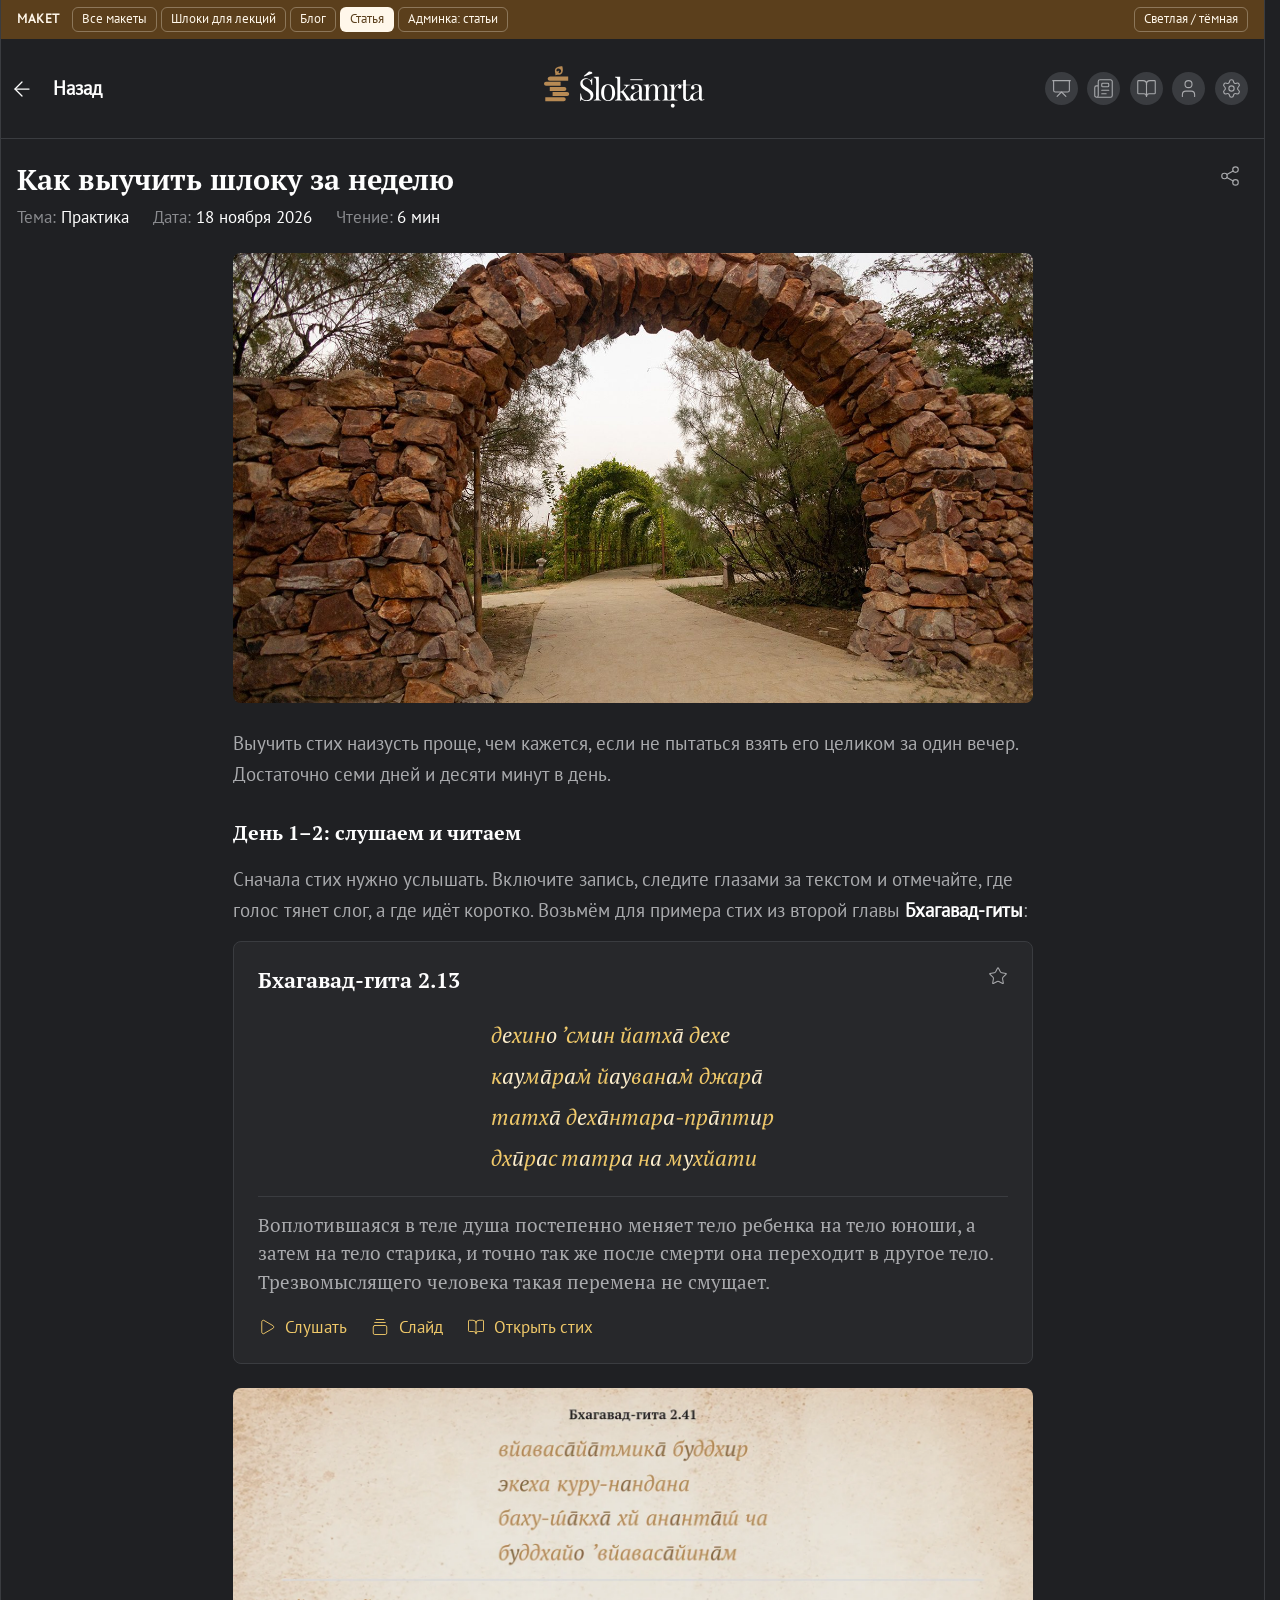
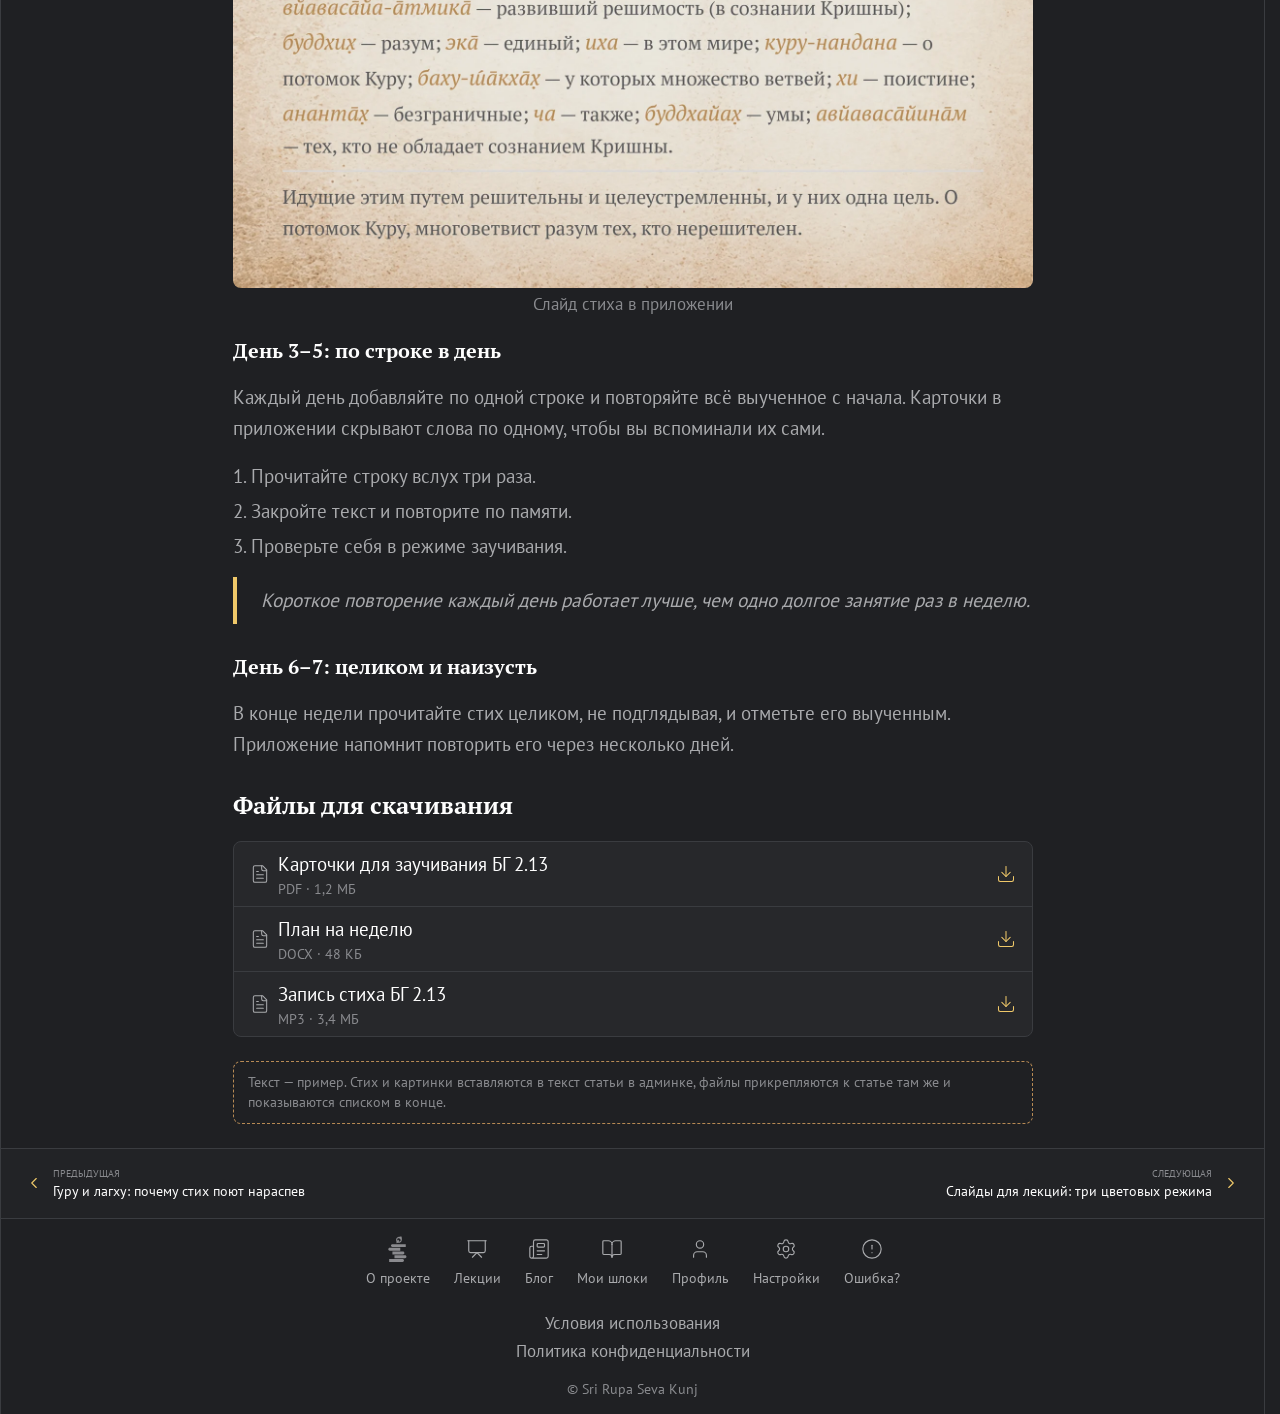
<file: mockups/article.html>
<!doctype html>
<html lang="ru" data-theme="dark" style="color-scheme:dark;--content-font-size:100%;--content-font-size-multiplier:1">
<head>
<meta charset="utf-8">
<meta name="viewport" content="width=device-width,initial-scale=1,viewport-fit=cover">
<title>Макет: статья — Шлокамрита</title>
<link rel="stylesheet" href="app/css/2htsehdapv726.css">
<link rel="stylesheet" href="app/css/32d-dtwspp0od.css">
<link rel="stylesheet" href="app/css/078xrn-2_xz4g.css">
<link rel="stylesheet" href="app/css/2vkmxsgf0durl.css">
<link rel="stylesheet" href="app/css/0uq3e6h3z9cla.css">
<link rel="stylesheet" href="app/extra.css?v=2">
</head>
<body data-tab="blog">
<div class="min-h-screen flex flex-col bg-light-primary dark:bg-dark-primary"><div class="flex-1 flex flex-col">
  <header data-app-header data-back="blog.html"></header>
  <!-- Title and meta row as on a verse page -->
  <div class="px-md pt-lg pb-xs flex items-start justify-between gap-sm">
    <h1 class="entity-name text-lg lg:text-2xl font-primary font-semibold text-text-light-primary dark:text-text-dark-primary leading-snug flex-1">Как выучить шлоку за неделю</h1>
    <div class="flex-shrink-0 mt-0.5 mr-1.5 flex items-start gap-sm text-text-light-secondary dark:text-text-dark-secondary"><i data-i="share2" data-size="22"></i></div>
  </div>
  <div class="px-md"><div class="flex flex-wrap gap-x-lg gap-y-xs text-sm font-secondary">
    <div class="flex items-center gap-1"><span class="text-text-light-tertiary dark:text-text-dark-tertiary">Тема:</span><a class="text-text-light-primary dark:text-text-dark-primary hover:text-accent-brown dark:hover:text-accent-gold hover:underline" href="blog.html">Практика</a></div>
    <div class="flex items-center gap-1"><span class="text-text-light-tertiary dark:text-text-dark-tertiary">Дата:</span><span class="text-text-light-primary dark:text-text-dark-primary">18 ноября 2026</span></div>
    <div class="flex items-center gap-1"><span class="text-text-light-tertiary dark:text-text-dark-tertiary">Чтение:</span><span class="text-text-light-primary dark:text-text-dark-primary">6 мин</span></div>
  </div></div>

  <div class="flex-1 px-md pt-lg pb-lg content-scalable"><div class="mx-auto w-full max-w-[800px]">
    <img src="../assets/kunj.jpg" alt="" class="w-full aspect-video object-cover rounded-lg mb-lg">
    <!-- Text in the app's Markdown style (MarkdownRenderer) -->
    <article class="leading-relaxed mock-md">
      <p>Выучить стих наизусть проще, чем кажется, если не пытаться взять его целиком за один вечер. Достаточно семи дней и десяти минут в день.</p>
      <h2>День 1–2: слушаем и читаем</h2>
      <p>Сначала стих нужно услышать. Включите запись, следите глазами за текстом и отмечайте, где голос тянет слог, а где идёт коротко. Возьмём для примера стих из второй главы <strong>Бхагавад-гиты</strong>:</p>
    </article>

    <!-- A verse inserted into the article: the verse text as on the verse page, inside the app's card -->
    <div class="bg-light-secondary dark:bg-dark-secondary p-lg rounded-lg border border-light-tertiary dark:border-dark-tertiary mb-lg">
      <div class="flex items-start justify-between gap-sm mb-md"><h3 class="font-primary font-semibold text-lg text-text-light-primary dark:text-text-dark-primary">Бхагавад-гита 2.13</h3><button type="button" class="text-text-light-secondary dark:text-text-dark-secondary" title="Добавить в коллекцию"><i data-i="star" data-size="20"></i></button></div>
      <div class="verse reader-source mb-0 font-verse verse-source w-fit max-w-full mx-auto text-left leading-snug">
        <p class="px-sm py-[2px]"><span class="font-verse verse-source text-accent-brown dark:text-accent-gold" style="font-size:1.125rem">д<span class="guru-vowel">е</span>хин<span class="guru-vowel">о</span> ’см<span class="guru-vowel">и</span>н йатх<span class="guru-vowel">а̄</span> д<span class="guru-vowel">е</span>х<span class="guru-vowel">е</span></span></p>
        <p class="px-sm py-[2px]"><span class="font-verse verse-source text-accent-brown dark:text-accent-gold" style="font-size:1.125rem">к<span class="guru-vowel">а</span><span class="guru-vowel">у</span>м<span class="guru-vowel">а̄</span>р<span class="guru-vowel">а</span>м̇ й<span class="guru-vowel">а</span><span class="guru-vowel">у</span>ван<span class="guru-vowel">а</span>м̇ джар<span class="guru-vowel">а̄</span></span></p>
        <p class="px-sm py-[2px]"><span class="font-verse verse-source text-accent-brown dark:text-accent-gold" style="font-size:1.125rem">татх<span class="guru-vowel">а̄</span> д<span class="guru-vowel">е</span>х<span class="guru-vowel">а̄</span>нтар<span class="guru-vowel">а</span>-пр<span class="guru-vowel">а̄</span>пт<span class="guru-vowel">и</span>р</span></p>
        <p class="px-sm py-[2px]"><span class="font-verse verse-source text-accent-brown dark:text-accent-gold" style="font-size:1.125rem">дх<span class="guru-vowel">ӣ</span>р<span class="guru-vowel">а</span>с т<span class="guru-vowel">а</span>тр<span class="guru-vowel">а</span> н<span class="guru-vowel">а</span> м<span class="guru-vowel">у</span>хйати</span></p>
      </div>
      <div class="mt-md border-t border-light-tertiary dark:border-dark-tertiary"></div>
      <div class="mt-md font-verse text-text-light-secondary dark:text-text-dark-secondary w-full text-left">Воплотившаяся в теле душа постепенно меняет тело ребенка на тело юноши, а затем на тело старика, и точно так же после смерти она переходит в другое тело. Трезвомыслящего человека такая перемена не смущает.</div>
      <div class="flex flex-wrap items-center gap-lg mt-md">
        <a href="#" class="flex items-center gap-2 text-accent-brown dark:text-accent-gold transition font-secondary text-sm font-medium"><i data-i="play" data-size="18"></i><span>Слушать</span></a>
        <a href="#" class="flex items-center gap-2 text-accent-brown dark:text-accent-gold transition font-secondary text-sm font-medium"><i data-i="gallery-vertical-end" data-size="18"></i><span>Слайд</span></a>
        <a href="#" class="flex items-center gap-2 text-accent-brown dark:text-accent-gold transition font-secondary text-sm font-medium"><i data-i="book-open" data-size="18"></i><span>Открыть стих</span></a>
      </div>
    </div>

    <!-- An image inserted into the text in the admin -->
    <figure class="mb-lg"><img src="../assets/lecture-slide.webp" alt="Слайд стиха в приложении" class="w-full rounded-lg"><figcaption class="mt-xs text-sm font-secondary text-text-light-tertiary dark:text-text-dark-tertiary text-center">Слайд стиха в приложении</figcaption></figure>

    <article class="leading-relaxed mock-md">
      <h2>День 3–5: по строке в день</h2>
      <p>Каждый день добавляйте по одной строке и повторяйте всё выученное с начала. Карточки в приложении скрывают слова по одному, чтобы вы вспоминали их сами.</p>
      <ol><li>Прочитайте строку вслух три раза.</li><li>Закройте текст и повторите по памяти.</li><li>Проверьте себя в режиме заучивания.</li></ol>
      <blockquote>Короткое повторение каждый день работает лучше, чем одно долгое занятие раз в неделю.</blockquote>
      <h2>День 6–7: целиком и наизусть</h2>
      <p>В конце недели прочитайте стих целиком, не подглядывая, и отметьте его выученным. Приложение напомнит повторить его через несколько дней.</p>
    </article>
    <!-- Files attached to the article in the admin -->
    <section class="mt-xl">
      <h2 class="font-primary font-semibold text-xl text-text-light-primary dark:text-text-dark-primary mb-md">Файлы для скачивания</h2>
      <div class="rounded-lg border border-light-tertiary dark:border-dark-tertiary bg-light-secondary dark:bg-dark-secondary overflow-hidden">
        <a href="#" download class="flex items-center gap-sm px-md py-sm hover:bg-light-tertiary dark:hover:bg-dark-tertiary transition"><i data-i="file-text" data-size="20" class="text-text-light-secondary dark:text-text-dark-secondary shrink-0"></i><div class="flex-1 min-w-0"><div class="font-secondary text-base text-text-light-primary dark:text-text-dark-primary truncate">Карточки для заучивания БГ 2.13</div><div class="font-secondary text-xs text-text-light-tertiary dark:text-text-dark-tertiary">PDF · 1,2 МБ</div></div><i data-i="download" data-size="20" class="text-accent-brown dark:text-accent-gold shrink-0"></i></a>
        <a href="#" download class="flex items-center gap-sm px-md py-sm hover:bg-light-tertiary dark:hover:bg-dark-tertiary transition border-t border-light-tertiary dark:border-dark-tertiary"><i data-i="file-text" data-size="20" class="text-text-light-secondary dark:text-text-dark-secondary shrink-0"></i><div class="flex-1 min-w-0"><div class="font-secondary text-base text-text-light-primary dark:text-text-dark-primary truncate">План на неделю</div><div class="font-secondary text-xs text-text-light-tertiary dark:text-text-dark-tertiary">DOCX · 48 КБ</div></div><i data-i="download" data-size="20" class="text-accent-brown dark:text-accent-gold shrink-0"></i></a>
        <a href="#" download class="flex items-center gap-sm px-md py-sm hover:bg-light-tertiary dark:hover:bg-dark-tertiary transition border-t border-light-tertiary dark:border-dark-tertiary"><i data-i="file-text" data-size="20" class="text-text-light-secondary dark:text-text-dark-secondary shrink-0"></i><div class="flex-1 min-w-0"><div class="font-secondary text-base text-text-light-primary dark:text-text-dark-primary truncate">Запись стиха БГ 2.13</div><div class="font-secondary text-xs text-text-light-tertiary dark:text-text-dark-tertiary">MP3 · 3,4 МБ</div></div><i data-i="download" data-size="20" class="text-accent-brown dark:text-accent-gold shrink-0"></i></a>
      </div>
    </section>
    <p class="mock-note" style="margin:24px 0 0">Текст — пример. Стих и картинки вставляются в текст статьи в админке, файлы прикрепляются к статье там же и показываются списком в конце.</p>
  </div></div>

  <!-- Previous / next article, as the verse navigation bar -->
  <div><nav class="flex items-stretch gap-xs px-sm md:px-md py-sm border-t border-light-tertiary dark:border-dark-tertiary bg-light-secondary/40 dark:bg-dark-secondary/40" aria-label="Другие статьи">
    <a href="article.html" class="flex-1 min-w-0 flex items-center gap-2 px-xs md:px-sm py-2 rounded-md text-left hover:bg-light-tertiary dark:hover:bg-dark-tertiary transition"><i data-i="chevron-left" data-size="18" data-stroke="1.5" class="text-accent-brown dark:text-accent-gold shrink-0"></i><div class="min-w-0"><div class="text-[10px] font-secondary uppercase text-text-light-tertiary dark:text-text-dark-tertiary">Предыдущая</div><div class="text-xs font-secondary text-text-light-primary dark:text-text-dark-primary truncate">Гуру и лагху: почему стих поют нараспев</div></div></a>
    <a href="article.html" class="flex-1 min-w-0 flex items-center justify-end gap-2 px-xs md:px-sm py-2 rounded-md text-right hover:bg-light-tertiary dark:hover:bg-dark-tertiary transition"><div class="min-w-0"><div class="text-[10px] font-secondary uppercase text-text-light-tertiary dark:text-text-dark-tertiary">Следующая</div><div class="text-xs font-secondary text-text-light-primary dark:text-text-dark-primary truncate">Слайды для лекций: три цветовых режима</div></div><i data-i="chevron-right" data-size="18" data-stroke="1.5" class="text-accent-brown dark:text-accent-gold shrink-0"></i></a>
  </nav></div>
  <footer data-app-footer></footer>
</div></div>
<script src="app/icons.js?v=2"></script>
<script src="app/shell.js?v=2"></script>
</body>
</html>
</file>
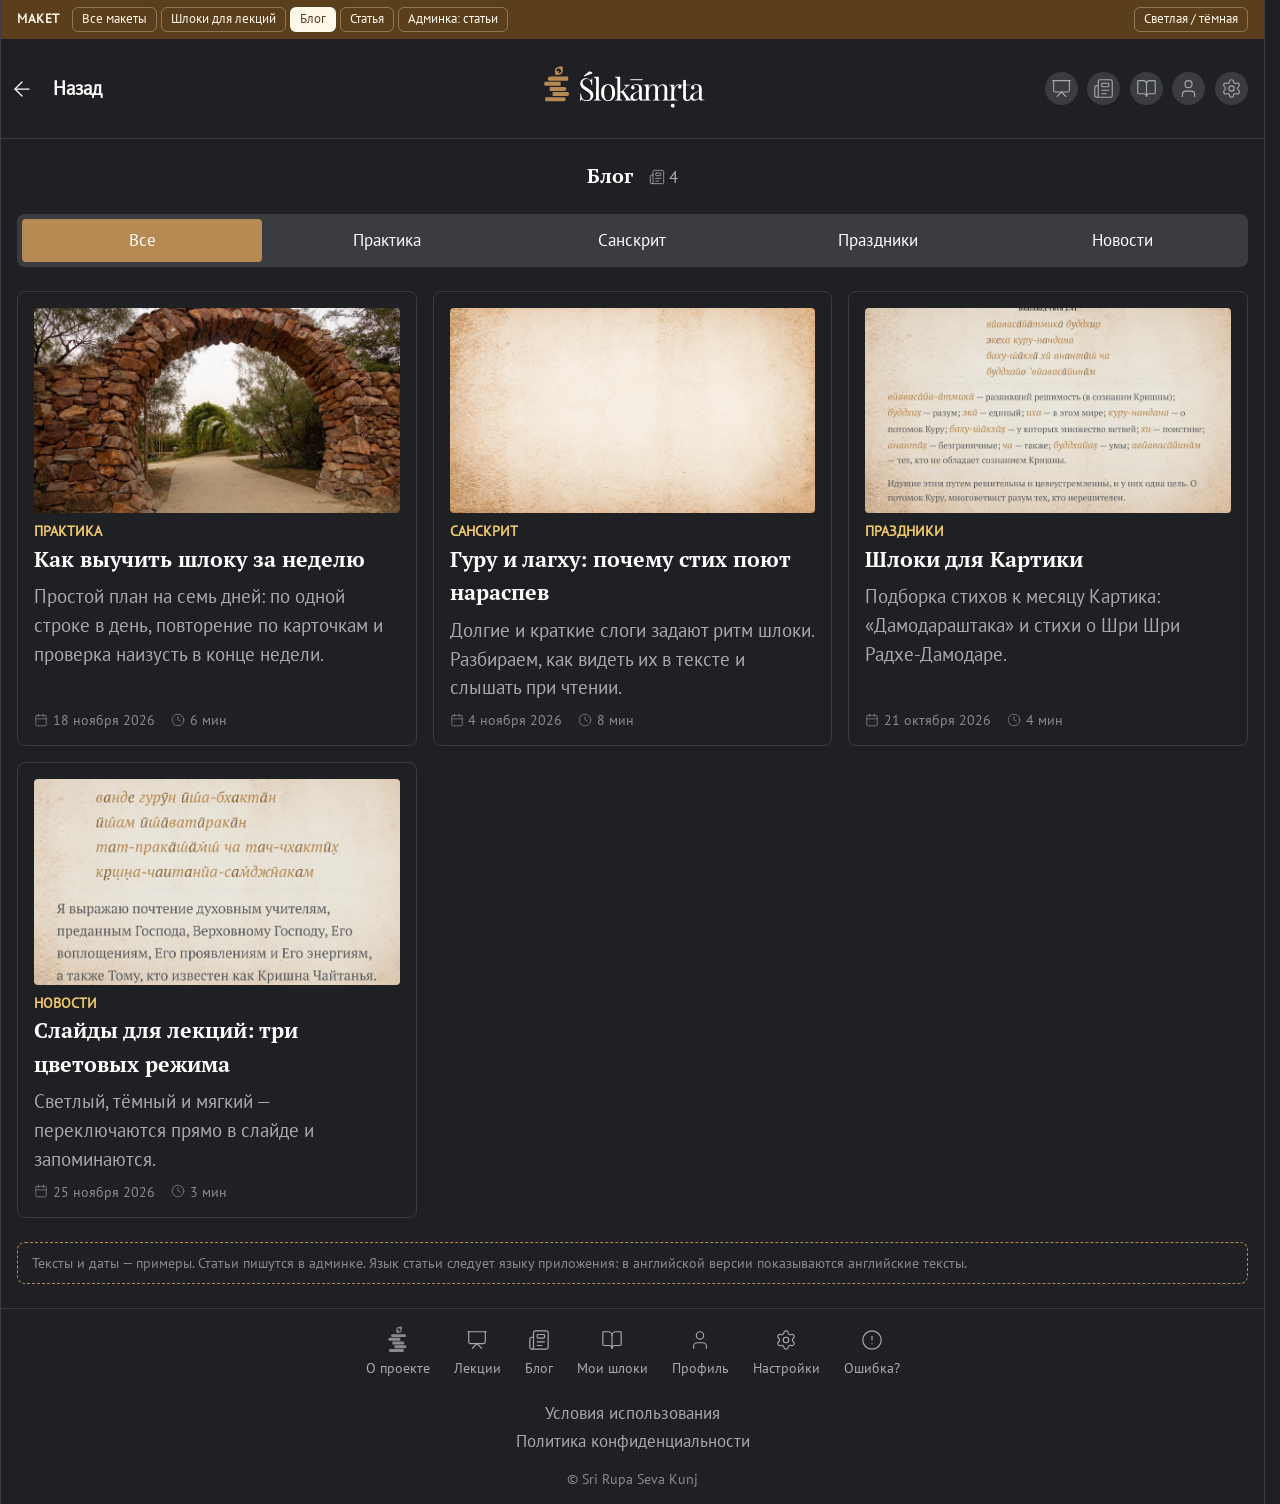
<file: mockups/blog.html>
<!doctype html>
<html lang="ru" data-theme="dark" style="color-scheme:dark;--content-font-size:100%;--content-font-size-multiplier:1">
<head>
<meta charset="utf-8">
<meta name="viewport" content="width=device-width,initial-scale=1,viewport-fit=cover">
<title>Макет: блог — Шлокамрита</title>
<link rel="stylesheet" href="app/css/2htsehdapv726.css">
<link rel="stylesheet" href="app/css/32d-dtwspp0od.css">
<link rel="stylesheet" href="app/css/078xrn-2_xz4g.css">
<link rel="stylesheet" href="app/css/2vkmxsgf0durl.css">
<link rel="stylesheet" href="app/css/0uq3e6h3z9cla.css">
<link rel="stylesheet" href="app/extra.css?v=2">
</head>
<body data-tab="blog">
<div class="min-h-screen flex flex-col bg-light-primary dark:bg-dark-primary"><div class="flex-1 flex flex-col">
  <header data-app-header data-back="lectures.html"></header>
  <main class="flex-1"><div class="w-full px-md py-lg">
    <!-- Title row as on a book page -->
    <div class="flex flex-col md:flex-row md:items-center md:justify-between gap-md mb-lg">
      <div class="flex flex-wrap items-baseline gap-x-md gap-y-xs justify-between md:justify-start">
        <h1 class="entity-name text-h2 font-primary font-semibold text-text-light-primary dark:text-text-dark-primary">Блог</h1>
        <div class="flex flex-wrap items-end gap-x-md gap-y-xs text-sm font-secondary text-text-light-secondary dark:text-text-dark-secondary relative top-[2px]"><span class="inline-flex items-center gap-1" title="Статей"><i data-i="newspaper" data-size="16"></i><span class="tabular-nums">4</span></span></div>
      </div>
    </div>
    <!-- Topics as the segmented switch of the app -->
    <div class="flex gap-1 bg-light-secondary dark:bg-dark-tertiary rounded-lg p-1 mb-lg mock-seg-scroll" role="group" aria-label="Темы" data-seg>
      <button type="button" class="flex-1 px-sm md:px-md py-2 rounded-md text-sm font-secondary font-medium transition bg-accent-brown text-text-dark-primary">Все</button>
      <button type="button" class="flex-1 px-sm md:px-md py-2 rounded-md text-sm font-secondary font-medium transition text-text-light-primary dark:text-text-dark-primary hover:bg-light-tertiary dark:hover:bg-dark-tertiary/50">Практика</button>
      <button type="button" class="flex-1 px-sm md:px-md py-2 rounded-md text-sm font-secondary font-medium transition text-text-light-primary dark:text-text-dark-primary hover:bg-light-tertiary dark:hover:bg-dark-tertiary/50">Санскрит</button>
      <button type="button" class="flex-1 px-sm md:px-md py-2 rounded-md text-sm font-secondary font-medium transition text-text-light-primary dark:text-text-dark-primary hover:bg-light-tertiary dark:hover:bg-dark-tertiary/50">Праздники</button>
      <button type="button" class="flex-1 px-sm md:px-md py-2 rounded-md text-sm font-secondary font-medium transition text-text-light-primary dark:text-text-dark-primary hover:bg-light-tertiary dark:hover:bg-dark-tertiary/50">Новости</button>
    </div>
    <!-- Article cards: the verse card of the app with a cover on top -->
    <div class="grid grid-cols-1 md:grid-cols-2 lg:grid-cols-3 gap-md" id="posts"></div>
    <p class="mock-note" style="margin:24px 0 0">Тексты и даты — примеры. Статьи пишутся в админке. Язык статьи следует языку приложения: в английской версии показываются английские тексты.</p>
  </div></main>
  <footer data-app-footer></footer>
</div></div>
<script src="app/icons.js?v=2"></script>
<script>
const POSTS = [
  ['Практика', 'Как выучить шлоку за неделю', 'Простой план на семь дней: по одной строке в день, повторение по карточкам и проверка наизусть в конце недели.', '18 ноября 2026', 6, '../assets/kunj.jpg'],
  ['Санскрит', 'Гуру и лагху: почему стих поют нараспев', 'Долгие и краткие слоги задают ритм шлоки. Разбираем, как видеть их в тексте и слышать при чтении.', '4 ноября 2026', 8, '../assets/parchment.webp'],
  ['Праздники', 'Шлоки для Картики', 'Подборка стихов к месяцу Картика: «Дамодараштака» и стихи о Шри Шри Радхе-Дамодаре.', '21 октября 2026', 4, '../assets/lecture-slide.webp'],
  ['Новости', 'Слайды для лекций: три цветовых режима', 'Светлый, тёмный и мягкий — переключаются прямо в слайде и запоминаются.', '25 ноября 2026', 3, '../assets/app/slides-tile-ru-light.webp'],
];
document.getElementById('posts').innerHTML = POSTS.map(([tag, title, text, date, min, img]) => `
  <div class="card hover:bg-light-tertiary dark:hover:bg-dark-tertiary transition cursor-pointer p-md !bg-transparent hover:!bg-black/5 dark:hover:!bg-white/5 relative">
    <a aria-label="${title}" class="absolute inset-0 z-0 rounded-[inherit]" href="article.html"></a>
    <div class="relative z-10 h-full flex flex-col justify-between gap-sm pointer-events-none">
      <div class="flex flex-col gap-xs">
        <img src="${img}" alt="" class="w-full aspect-video object-cover rounded-md mb-xs">
        <span class="text-xs font-secondary font-semibold uppercase text-accent-brown dark:text-accent-gold">${tag}</span>
        <h4 class="entity-name font-primary font-semibold text-lg text-text-light-primary dark:text-text-dark-primary">${title}</h4>
        <p class="font-secondary text-body-md text-text-light-secondary dark:text-text-dark-secondary line-clamp-3">${text}</p>
      </div>
      <div class="flex items-center gap-md text-xs font-secondary text-text-light-tertiary dark:text-text-dark-tertiary">
        <span class="inline-flex items-center gap-1"><i data-i="calendar" data-size="14"></i>${date}</span>
        <span class="inline-flex items-center gap-1"><i data-i="clock" data-size="14"></i>${min} мин</span>
      </div>
    </div>
  </div>`).join('');
</script>
<script src="app/shell.js?v=2"></script>
<script>
document.querySelectorAll('[data-seg] button').forEach(button => button.addEventListener('click', () => {
  const on = 'bg-accent-brown text-text-dark-primary'.split(' ');
  const off = 'text-text-light-primary dark:text-text-dark-primary hover:bg-light-tertiary dark:hover:bg-dark-tertiary/50'.split(' ');
  button.parentElement.querySelectorAll('button').forEach(other => { other.classList.remove(...on, ...off); other.classList.add(...(other === button ? on : off)); });
}));
</script>
</body>
</html>
</file>
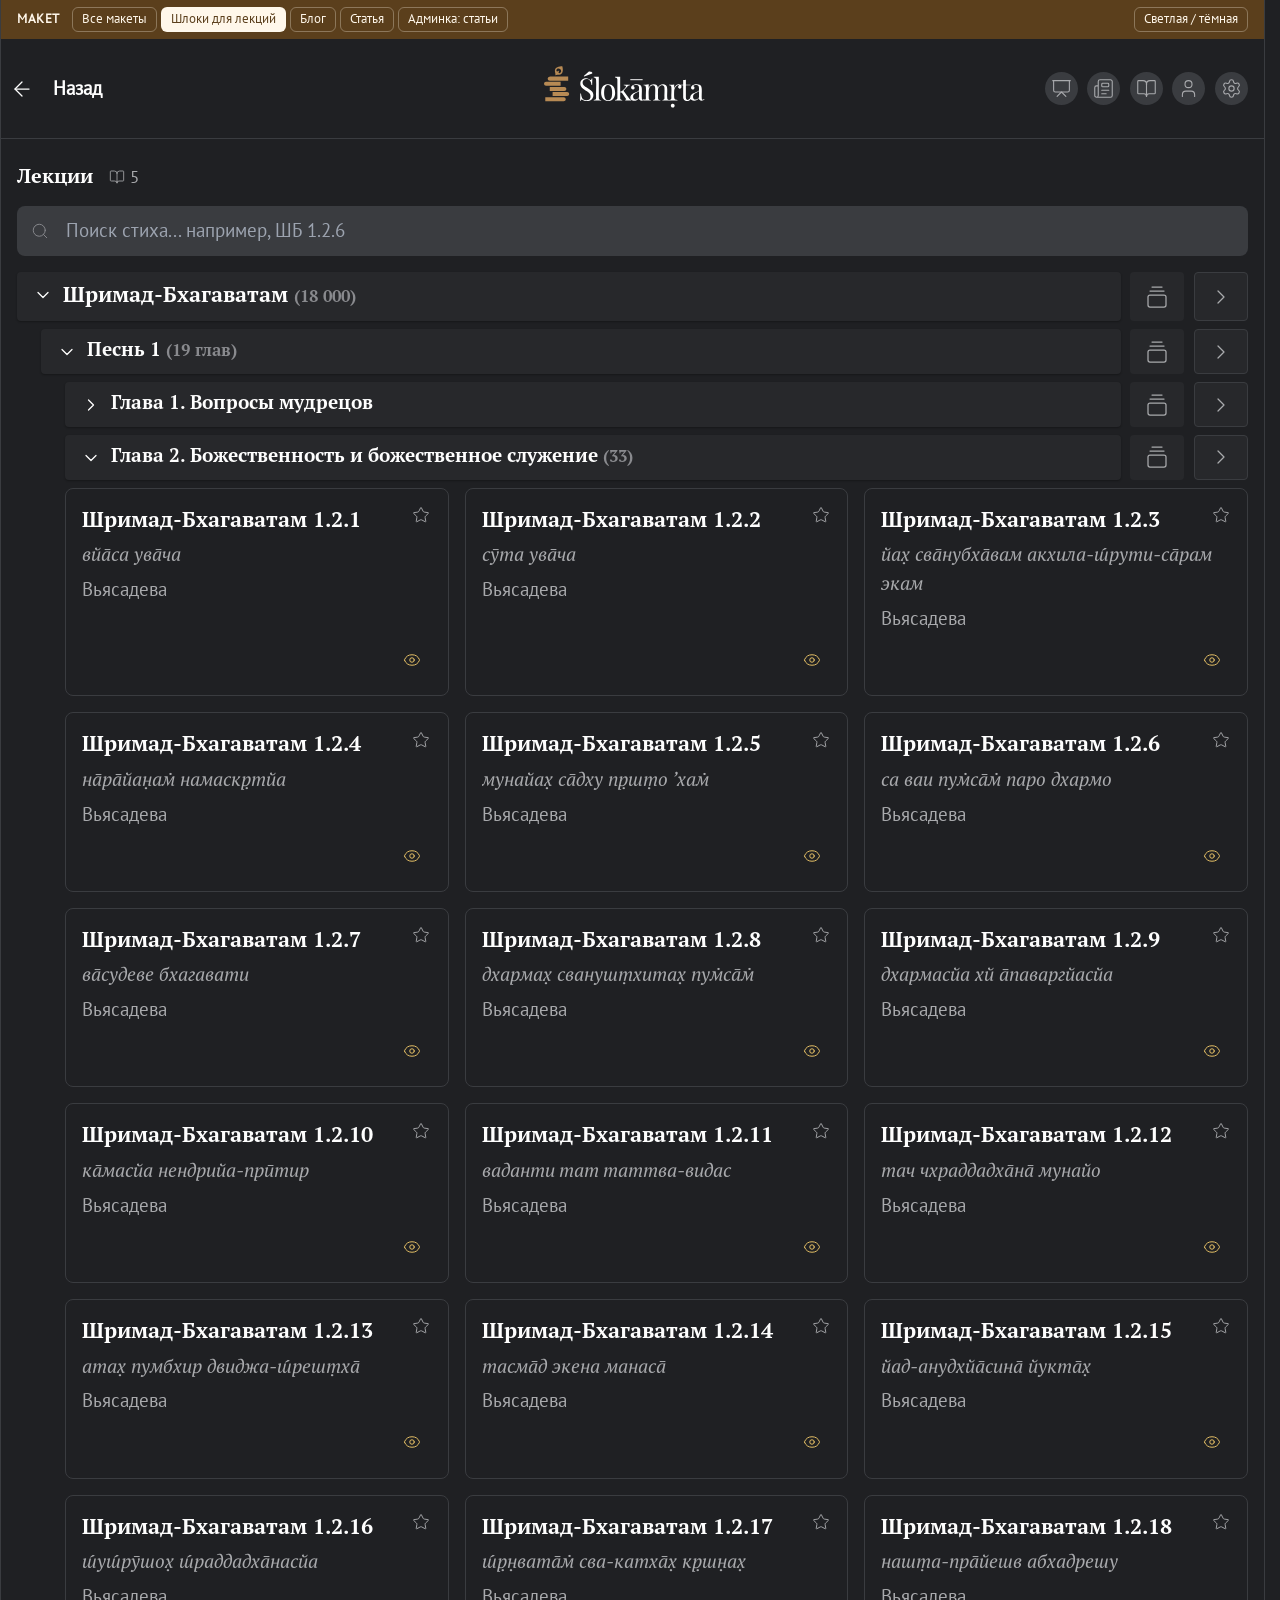
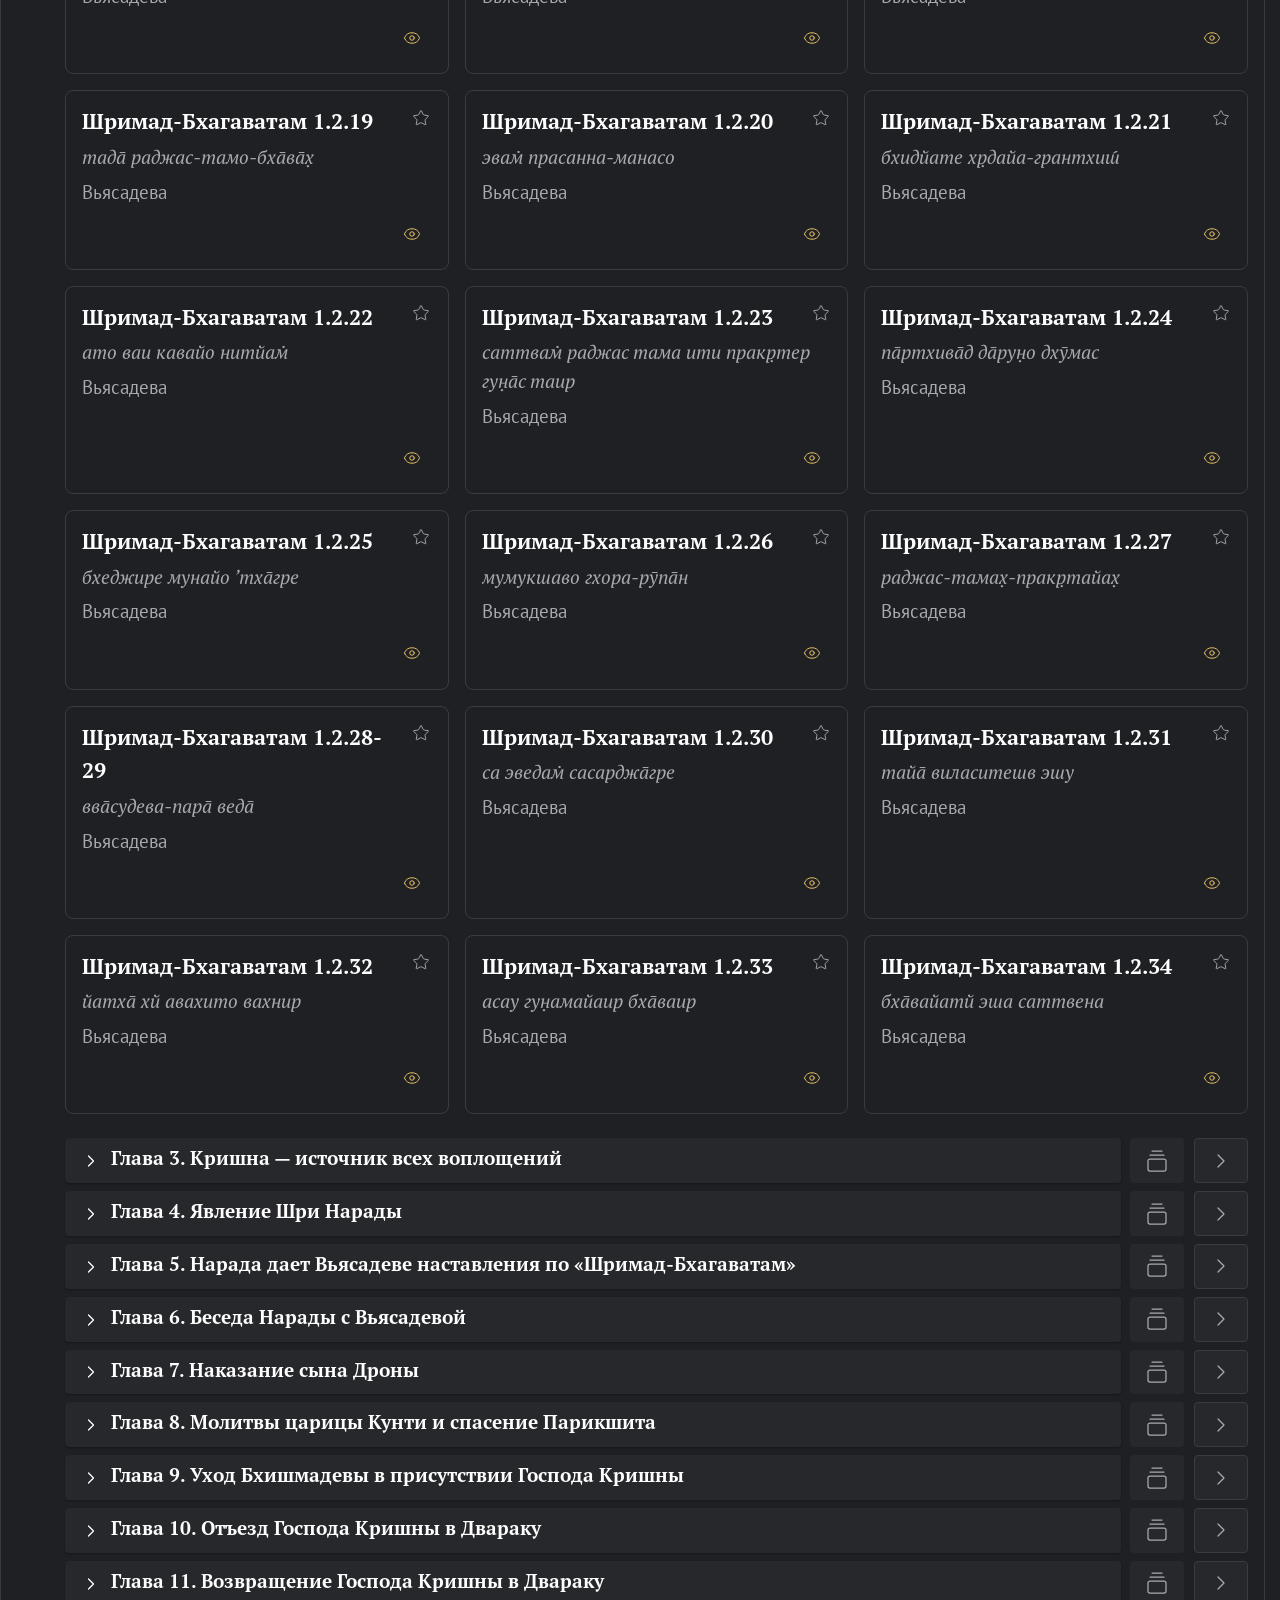
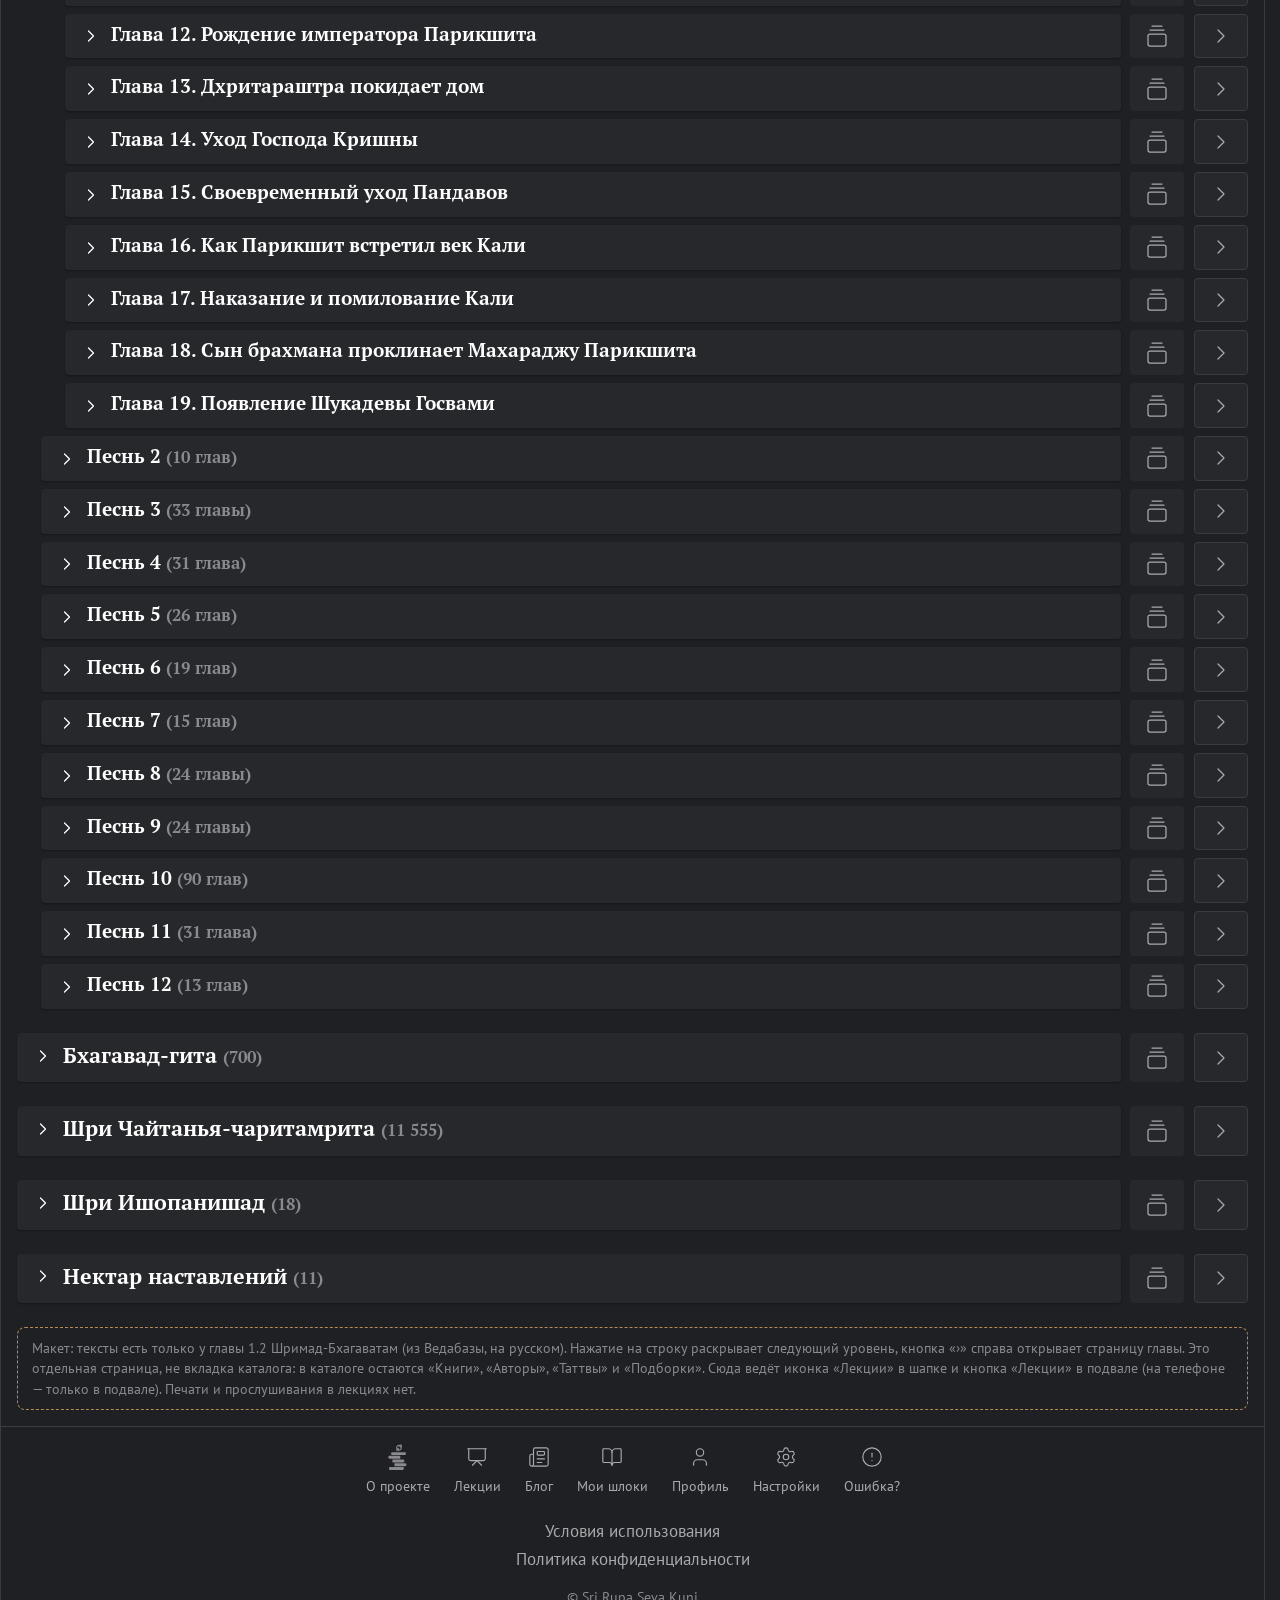
<file: mockups/lectures.html>
<!doctype html>
<html lang="ru" data-theme="dark" style="color-scheme:dark;--content-font-size:100%;--content-font-size-multiplier:1">
<head>
<meta charset="utf-8">
<meta name="viewport" content="width=device-width,initial-scale=1,viewport-fit=cover">
<title>Макет: шлоки для лекций — Шлокамрита</title>
<link rel="stylesheet" href="app/css/2htsehdapv726.css">
<link rel="stylesheet" href="app/css/32d-dtwspp0od.css">
<link rel="stylesheet" href="app/css/078xrn-2_xz4g.css">
<link rel="stylesheet" href="app/css/2vkmxsgf0durl.css">
<link rel="stylesheet" href="app/css/0uq3e6h3z9cla.css">
<link rel="stylesheet" href="app/extra.css?v=2">
</head>
<body data-tab="lectures">
<div class="min-h-screen flex flex-col bg-light-primary dark:bg-dark-primary"><div class="flex-1 flex flex-col" id="view"></div></div>
<script src="app/icons.js?v=2"></script>
<script src="lectures-data.js?v=1"></script>
<script src="app/shell.js?v=2"></script>
<script>
/* Screens of the new «Лекции» section, built from the app's own markup:
   #/            the separate «Лекции» page: book → canto → chapter rows, verse cards inside a chapter
   #/sb/1/2      a chapter, laid out like a book page
   #/sb/1/2/6    a verse, laid out like the verse page, Sanskrit only */
const D = window.LECTURE_DATA;
const I = window.appIcon;
const CANTO_CHAPTERS = [19, 10, 33, 31, 26, 19, 15, 24, 24, 90, 31, 13];
const BOOKS = [
  { id: 'sb', name: 'Шримад-Бхагаватам', count: '18 000' },
  { id: 'bg', name: 'Бхагавад-гита', count: '700' },
  { id: 'cc', name: 'Шри Чайтанья-чаритамрита', count: '11 555' },
  { id: 'iso', name: 'Шри Ишопанишад', count: '18' },
  { id: 'noi', name: 'Нектар наставлений', count: '11' },
];
const open = new Set(['sb', 'sb1', 'sb1.2']);
const chapterTitle = n => (D.canto1.find(c => c[0] === n) || [n, ''])[1];
const plural = (n, one, few, many) => n % 10 === 1 && n % 100 !== 11 ? one : n % 10 >= 2 && n % 10 <= 4 && (n % 100 < 10 || n % 100 >= 20) ? few : many;

// Catalog row, as the book rows on the main page: title button + square buttons (no print and no playlist here).
const square = (label, name, href, disabled) => {
  const cls = 'flex-1 sm:flex-none flex items-center justify-center py-sm sm:py-0 px-md rounded-md bg-light-tertiary dark:bg-dark-secondary border border-light-tertiary dark:border-dark-tertiary text-text-light-secondary dark:text-text-dark-secondary hover:text-accent-brown dark:hover:text-accent-gold hover:border-accent-gold transition shrink-0 disabled:opacity-35 disabled:cursor-not-allowed';
  return href ? `<a href="${href}" title="${label}" aria-label="${label}" class="${cls}">${I(name)}</a>` : `<button type="button" title="${label}" aria-label="${label}" class="${cls}"${disabled ? ' disabled' : ''}>${I(name)}</button>`;
};
function row({ key, title, count, level, href }) {
  const expanded = open.has(key);
  const size = level === 0 ? 'text-lg' : 'text-base';
  return `<div class="w-full mb-sm grid grid-cols-2 items-stretch gap-px sm:gap-2 sm:[&>button:not(:first-child)]:px-0 sm:[&>a]:px-0 mock-row2">
    <button type="button" data-toggle="${key}" aria-expanded="${expanded}" class="col-span-2 sm:col-span-1 w-full min-w-0 bg-light-tertiary dark:bg-dark-secondary text-text-light-primary dark:text-text-dark-primary font-primary font-semibold ${size} px-md py-sm rounded-md shadow-sm dark:shadow-dark-sm border border-light-tertiary dark:border-dark-tertiary flex items-start gap-2 text-left hover:bg-light-tertiary/80 dark:hover:bg-dark-secondary/80 transition-colors">${I(expanded ? 'chevron-down' : 'chevron-right', 20, 'mt-1 shrink-0', 1.5)}<span class="entity-name min-w-0 text-left">${title}${count ? `&nbsp;<span class="text-sm text-text-light-tertiary dark:text-text-dark-tertiary">(${count})</span>` : ''}</span></button>
    ${square('Открыть слайд-шоу', 'gallery-vertical-end')}${square('Открыть', 'chevron-right', href || '#/')}
  </div>`;
}
// Verse card, as on a book page.
const card = (c, ch, v) => `<div class="card hover:bg-light-tertiary dark:hover:bg-dark-tertiary transition cursor-pointer p-md !bg-transparent hover:!bg-black/5 dark:hover:!bg-white/5 relative">
  <a aria-label="Шримад-Бхагаватам ${c}.${ch}.${v.n}" class="absolute inset-0 z-0 rounded-[inherit]" href="#/sb/${c}/${ch}/${v.n}"></a>
  <div class="absolute top-2 right-2 z-20"><button type="button" title="Добавить в коллекцию" class="inline-flex items-center justify-center w-7 h-7 rounded-md hover:bg-light-tertiary dark:hover:bg-dark-tertiary transition text-text-light-secondary dark:text-text-dark-secondary">${I('star', 18)}</button></div>
  <div class="relative z-10 h-full flex flex-col justify-between gap-sm pointer-events-none"><div class="flex flex-col gap-xs">
    <h4 class="entity-name font-primary font-semibold text-lg text-text-light-primary dark:text-text-dark-primary pr-8">Шримад-Бхагаватам ${c}.${ch}.${v.n}</h4>
    <p class="verse-source font-verse text-body-md text-text-light-secondary dark:text-text-dark-secondary line-clamp-2">${v.lines[0]}</p>
    <span class="text-base font-secondary text-text-light-secondary dark:text-text-dark-secondary">Вьясадева</span></div>
    <div class="flex items-center justify-between gap-sm"><div></div><div class="relative z-20 flex items-center gap-0.5 shrink-0 pointer-events-auto"><button type="button" class="w-8 h-8 flex items-center justify-center rounded-full text-accent-brown dark:text-accent-gold hover:bg-light-tertiary dark:hover:bg-dark-tertiary transition" title="Открыть слайд-шоу">${I('eye', 18)}</button></div></div>
  </div></div>`;
const grid = (c, ch) => `<div class="grid grid-cols-1 md:grid-cols-2 lg:grid-cols-3 gap-md">${D.sb12.map(v => card(c, ch, v)).join('')}</div>`;


const routes = {
  home() {
    const nest = (pad, html) => `<div class="mock-nest" style="--nest:${pad}px">${html}</div>`;
    let list = '';
    for (const b of BOOKS) {
      list += `<div class="mb-lg">${row({ key: b.id, title: b.name, count: b.count, level: 0, href: b.id === 'sb' ? '#/sb/1/2' : '#/' })}`;
      if (b.id === 'sb' && open.has('sb')) {
        CANTO_CHAPTERS.forEach((chapters, i) => {
          const c = i + 1;
          list += nest(24, row({ key: `sb${c}`, title: `Песнь ${c}`, count: `${chapters} ${plural(chapters, 'глава', 'главы', 'глав')}`, level: 1 }));
          if (c === 1 && open.has('sb1')) {
            D.canto1.forEach(([n, t]) => {
              list += nest(48, row({ key: `sb1.${n}`, title: `Глава ${n}. ${t}`, count: n === 2 ? '33' : '', level: 2, href: n === 2 ? '#/sb/1/2' : '#/' }));
              if (n === 2 && open.has('sb1.2')) list += nest(48, `<div class="mb-lg">${grid(1, 2)}</div>`);
            });
          }
        });
      }
      list += '</div>';
    }
    return `${window.appHeader('index.html')}
      <div class="px-md pt-lg">
        <div class="flex flex-wrap items-baseline gap-x-md gap-y-xs mb-md"><h1 class="entity-name text-h2 font-primary font-semibold text-text-light-primary dark:text-text-dark-primary">Лекции</h1>
          <div class="flex flex-wrap items-end gap-x-md gap-y-xs text-sm font-secondary text-text-light-secondary dark:text-text-dark-secondary relative top-[2px]"><span class="inline-flex items-center gap-1" title="Книг">${I('book-open', 16)}<span class="tabular-nums">${BOOKS.length}</span></span></div></div>
        <div class="relative">${I('search', 18, 'absolute left-3 top-1/2 -translate-y-1/2 text-text-light-tertiary dark:text-text-dark-tertiary')}<input placeholder="Поиск стиха... например, ШБ 1.2.6" class="w-full pl-10 pr-10 py-2 bg-light-secondary dark:bg-dark-tertiary text-text-light-primary dark:text-text-dark-primary rounded-lg border border-transparent font-secondary text-base" type="text"></div>
      </div>
      <div class="flex-1 px-md py-md">${list}
        <p class="mock-note" style="margin:8px 0 0">Макет: тексты есть только у главы 1.2 Шримад-Бхагаватам (из Ведабазы, на русском). Нажатие на строку раскрывает следующий уровень, кнопка «›» справа открывает страницу главы. Это отдельная страница, не вкладка каталога: в каталоге остаются «Книги», «Авторы», «Таттвы» и «Подборки». Сюда ведёт иконка «Лекции» в шапке и кнопка «Лекции» в подвале (на телефоне — только в подвале). Печати и прослушивания в лекциях нет.</p></div>
      <footer data-app-footer></footer>`;
  },
  chapter(c, ch) {
    return `${window.appHeader('#/')}
      <main class="flex-1"><div class="w-full px-md py-lg">
        <div class="text-sm font-secondary text-text-light-tertiary dark:text-text-dark-tertiary mb-xs">Шримад-Бхагаватам · Песнь ${c}</div>
        <div class="flex flex-col md:flex-row md:items-center md:justify-between gap-md mb-lg">
          <div class="flex flex-wrap items-baseline gap-x-md gap-y-xs justify-between md:justify-start"><h1 class="entity-name text-h2 font-primary font-semibold text-text-light-primary dark:text-text-dark-primary">Глава ${ch}. ${chapterTitle(ch)}</h1>
            <div class="flex flex-wrap items-end gap-x-md gap-y-xs text-sm font-secondary text-text-light-secondary dark:text-text-dark-secondary relative top-[2px]"><span class="inline-flex items-center gap-1" title="Стихов в главе">${I('book-open', 16)}<span class="tabular-nums">${D.sb12.length}</span></span></div></div>
          <div class="flex flex-wrap items-center gap-1 sm:gap-sm">${[['gallery-vertical-end', 'Слайд-шоу']].map(([n, l]) => `<button type="button" class="inline-flex items-center justify-center gap-2 px-2 sm:px-md py-sm whitespace-nowrap rounded-lg text-text-light-primary dark:text-text-dark-primary active:text-accent-brown dark:active:text-accent-gold font-secondary text-sm">${I(n, 18)}<span>${l}</span></button>`).join('')}</div>
        </div>${grid(c, ch)}</div></main>
      <footer data-app-footer></footer>`;
  },
  verse(c, ch, n) {
    const i = Math.max(0, D.sb12.findIndex(v => v.n === n));
    const v = D.sb12[i];
    const prev = D.sb12[i - 1], next = D.sb12[i + 1];
    const meta = (k, val) => `<div class="flex items-center gap-1"><span class="text-text-light-tertiary dark:text-text-dark-tertiary">${k}:</span><span class="text-text-light-primary dark:text-text-dark-primary">${val}</span></div>`;
    const navBtn = (side, w) => w ? `<a href="#/sb/${c}/${ch}/${w.n}" class="flex-1 min-w-0 flex items-center ${side === 'next' ? 'justify-end text-right' : 'text-left'} gap-2 px-xs md:px-sm py-2 rounded-md hover:bg-light-tertiary dark:hover:bg-dark-tertiary transition">${side === 'prev' ? I('chevron-left', 18, 'text-accent-brown dark:text-accent-gold shrink-0', 1.5) : ''}<div class="max-md:hidden min-w-0"><div class="text-[10px] font-secondary uppercase text-text-light-tertiary dark:text-text-dark-tertiary">${side === 'prev' ? 'Предыдущий' : 'Следующий'}</div><div class="text-xs font-secondary text-text-light-primary dark:text-text-dark-primary truncate">Шримад-Бхагаватам ${c}.${ch}.${w.n}</div></div>${side === 'next' ? I('chevron-right', 18, 'text-accent-brown dark:text-accent-gold shrink-0', 1.5) : ''}</a>` : '<div class="flex-1"></div>';
    return `${window.appHeader(`#/sb/${c}/${ch}`)}
      <div class="flex-1 flex flex-col">
        <div class="px-md pt-lg pb-xs flex items-start justify-between gap-sm"><h1 class="entity-name text-lg lg:text-2xl font-primary font-semibold text-text-light-primary dark:text-text-dark-primary leading-snug flex-1">Шримад-Бхагаватам ${c}.${ch}.${v.n}</h1>
          <div class="flex-shrink-0 mt-0.5 mr-1.5 flex items-start gap-sm text-text-light-secondary dark:text-text-dark-secondary">${I('star', 22)}${I('share2', 22)}</div></div>
        <div class="px-md"><div class="flex flex-wrap gap-x-lg gap-y-xs text-sm font-secondary">${meta('Автор', 'Вьясадева')}${meta('Книга', 'Шримад-Бхагаватам')}${meta('Песнь', c)}${meta('Глава', `${ch}. ${chapterTitle(ch)}`)}</div></div>
        <div class="px-md pt-lg md:pt-md pb-sm"><div class="flex gap-1 bg-light-secondary dark:bg-dark-tertiary rounded-lg p-1"><button type="button" class="flex-1 px-sm md:px-md py-2 rounded-md text-sm font-secondary font-medium transition bg-accent-brown text-text-dark-primary">Стих</button><button type="button" class="flex-1 px-sm md:px-md py-2 rounded-md text-sm font-secondary font-medium transition text-text-light-primary dark:text-text-dark-primary hover:bg-light-tertiary dark:hover:bg-dark-tertiary/50">Слайды</button></div></div>
        <div class="flex-1 px-md pt-md pb-lg content-scalable"><div class="verse-reader-surface mx-auto w-full max-w-[800px] space-y-xl"><div class="space-y-md">
          <div class="verse reader-source mb-0 font-verse verse-source w-fit max-w-full mx-auto text-left leading-snug">${v.lines.map((line, k) => `<p class="px-sm py-[2px] ${k % 2 ? '' : 'bg-light-secondary dark:bg-dark-secondary rounded md:bg-transparent md:dark:bg-transparent'}"><span class="reader-source font-verse verse-source text-accent-brown dark:text-accent-gold" style="font-size:calc(1.125rem * var(--content-font-size-multiplier, 1))">${line}</span></p>`).join('')}</div>
          <div class="mt-md border-t border-light-tertiary dark:border-dark-tertiary"></div>
          <p class="mt-md text-sm font-secondary text-text-light-tertiary dark:text-text-dark-tertiary text-center">В разделе для лекций только текст на санскрите. Перевод и комментарий — <a class="text-accent-brown dark:text-accent-gold hover:underline" href="https://vedabase.io/ru/library/sb/${c}/${ch}/${v.n}/" target="_blank" rel="noopener">на Ведабазе</a></p>
        </div></div></div>
        <div><nav class="flex items-stretch gap-xs px-sm md:px-md py-sm border-t border-light-tertiary dark:border-dark-tertiary bg-light-secondary/40 dark:bg-dark-secondary/40" aria-label="Навигация по стихам">${navBtn('prev', prev)}<div class="hidden sm:flex flex-col items-center justify-center px-sm border-x border-light-tertiary dark:border-dark-tertiary min-w-0 max-w-[200px]"><div class="text-[10px] font-secondary uppercase text-text-light-tertiary dark:text-text-dark-tertiary">Контекст</div><div class="text-xs font-secondary text-text-light-primary dark:text-text-dark-primary truncate max-w-full">ШБ, песнь ${c}, глава ${ch}</div><div class="text-[10px] font-secondary text-text-light-tertiary dark:text-text-dark-tertiary">${i + 1} / ${D.sb12.length}</div></div>${navBtn('next', next)}</nav>
          <p class="px-md py-sm text-sm font-secondary text-text-light-tertiary dark:text-text-dark-tertiary text-center leading-relaxed border-t border-light-tertiary dark:border-dark-tertiary bg-light-secondary/40 dark:bg-dark-secondary/40">Навигация в рамках главы «Шримад-Бхагаватам ${c}.${ch}»</p></div>
      </div>
      <footer data-app-footer></footer>`;
  },
};
const view = document.getElementById('view');
function draw() {
  const p = location.hash.replace(/^#\/?/, '').split('/').filter(Boolean);
  view.innerHTML = p[0] !== 'sb' ? routes.home() : p.length < 4 ? routes.chapter(+p[1] || 1, +p[2] || 2) : routes.verse(+p[1], +p[2], p[3]);
  window.appRefresh();
}
view.addEventListener('click', event => {
  const toggle = event.target.closest('[data-toggle]');
  if (!toggle) return;
  const key = toggle.dataset.toggle;
  open.has(key) ? open.delete(key) : open.add(key);
  const y = scrollY; draw(); scrollTo(0, y);
});
addEventListener('hashchange', () => { draw(); scrollTo(0, 0); });
draw();
</script>
</body>
</html>
</file>
<file: page.css>
@font-face{font-family:Gaura;src:url('assets/GauraPTSerif-Regular.otf')}
@font-face{font-family:Gaura;src:url('assets/GauraPTSerif-Bold.otf');font-weight:700}
@font-face{font-family:PT;src:url('assets/PTSans-Regular.woff2')}
@font-face{font-family:Vedarama;src:url('assets/VedaramaSerif-Italic.woff2');font-style:italic}
@font-face{font-family:'Vedarama Serif';src:url('assets/VedaramaSerif-Regular.woff2')}
@font-face{font-family:'Vedarama Serif';src:url('assets/VedaramaSerif-Italic.woff2');font-style:italic}

:root{--page:#fcfcfa;--ink:#1f2023;--muted:#565954;--line:#dddeda;--band:#eff1ec;--raised:#fff;--accent:#795532;--gold:#b78a54;--button:#8b623d;--verse-accent:#89673f;--green:#234238;--green-ink:#f6f6ed;--green-muted:#d0dbd0;
  --ease:cubic-bezier(.22,1,.36,1);--shadow-lift:0 22px 48px -26px rgba(52,38,20,.45),0 6px 16px -10px rgba(52,38,20,.25);
  /* Slokamrita app tokens */--app-bg:#fefefe;--app-surface:#ededee;--app-line:#d8d9da;--app-ink:#1f2023;--app-muted:#565759;--app-faint:#898a8e;--app-card:#ededee;--app-on-surface:#fff;--app-accent:#b78a54;--app-hi:#b78a54;--app-brown:#b78a54;--app-on:#fff;--verse-ink:#1f2023;--verse-gloss:#565759;--verse-guru:#89673f;--wbw-ink:#b78a54;
  color-scheme:light}
[data-theme=dark]{--page:#1f2023;--ink:#fefefe;--muted:#b4b6b2;--line:#3d403c;--band:#272b27;--raised:#28292c;--accent:#e5c384;--gold:#efc869;--button:#efc869;--verse-accent:#fceecd;--green:#1d3029;
  --shadow-lift:0 22px 48px -24px rgba(0,0,0,.8),0 6px 16px -10px rgba(0,0,0,.6);
  --app-bg:#1f2023;--app-surface:#3a3c40;--app-line:#3a3c40;--app-ink:#fefefe;--app-muted:#a9aaad;--app-faint:#898a8e;--app-card:#27282b;--app-on-surface:#27282b;--app-accent:#efc869;--app-hi:#efc869;--app-brown:#b78a54;--app-on:#27282b;--verse-ink:#efc869;--verse-gloss:#a9aaad;--verse-guru:#fceecd;--wbw-ink:#efc869;color-scheme:dark}

*{box-sizing:border-box;letter-spacing:0}
[hidden]{display:none!important}
html{scroll-behavior:smooth;scrollbar-gutter:stable;scroll-padding-top:20px}
body{margin:0;color:var(--ink);background:var(--page);font:17px/1.56 PT,Arial,sans-serif;transition:background-color .4s var(--ease),color .4s var(--ease)}
h1,h2,h3,p,figure,blockquote,dl,dd,ol,ul{margin:0}
ol,ul{padding:0;list-style:none}
h1,h2,h3,blockquote{font-family:Gaura,Georgia,serif;line-height:1.2}
h2{font-size:40px}
h3{font-size:24px}
p{color:var(--muted)}
button,a{font:inherit;color:inherit;-webkit-tap-highlight-color:transparent}
a{text-decoration:none}
button{cursor:pointer}
button:focus-visible,a:focus-visible,[tabindex]:focus-visible{outline:2px solid var(--accent);outline-offset:4px}
svg{width:19px;height:19px;flex:none}
img{max-width:100%;height:auto;display:block}
.wrap{width:min(calc(100% - 112px),1180px);margin-inline:auto}
.eyebrow{font-size:12px;font-weight:700;color:var(--accent);margin-bottom:12px;letter-spacing:.06em}
.section-head{display:flex;justify-content:space-between;align-items:end;gap:40px;margin-bottom:32px}
.section-aside{max-width:400px;font-size:16px}
.intro{font-size:19px;max-width:520px;margin-top:18px}
.brand{width:156px;max-height:52px;object-fit:contain}
.dark{display:none}
[data-theme=dark] .light{display:none}
[data-theme=dark] .dark{display:block}

/* ---------- Arrow: drawn, not an icon. The shaft grows and the head glides on hover. ---------- */
.arr{position:relative;display:inline-block;flex:none;width:20px;height:12px;color:currentColor;transition:transform .55s var(--ease)}
.arr::before{content:'';position:absolute;top:50%;right:1px;left:7px;height:1.5px;margin-top:-.75px;background:currentColor;border-radius:1px;transition:left .55s var(--ease)}
.arr::after{content:'';position:absolute;top:50%;right:1px;width:7px;height:7px;border-top:1.5px solid currentColor;border-right:1.5px solid currentColor;transform:translateY(-50%) rotate(45deg);border-radius:0 1px 0 0}
.arr.ext{transform:rotate(-45deg) scale(.9)}
.arr.down{transform:rotate(90deg) scale(.9)}
.arr.up{transform:rotate(-90deg) scale(.9)}
:is(a,button):focus-visible>.arr::before{left:0}@media(hover:hover) and (pointer:fine){:is(a,button):hover>.arr::before,a:hover .tile-link .arr::before{left:0}}
:is(a,button):focus-visible>.arr{transform:translateX(4px)}@media(hover:hover) and (pointer:fine){:is(a,button):hover>.arr,a:hover .tile-link .arr{transform:translateX(4px)}}
:is(a,button):focus-visible>.arr.ext{transform:translate(3px,-3px) rotate(-45deg) scale(.9)}@media(hover:hover) and (pointer:fine){:is(a,button):hover>.arr.ext,a:hover>.project-copy .arr.ext{transform:translate(3px,-3px) rotate(-45deg) scale(.9)}}
@media(hover:hover) and (pointer:fine){:is(a,button):hover>.arr.down,a:hover .tile-link .arr.down{transform:translateY(4px) rotate(90deg) scale(.9)}}
@media(hover:hover) and (pointer:fine){:is(a,button):hover>.arr.up{transform:translateY(-4px) rotate(-90deg) scale(.9)}}

/* ---------- Links: the underline is drawn from left to right. ---------- */
.link{display:inline-flex;align-items:center;gap:10px;color:var(--accent);font-size:16px;line-height:1.3}
.link>span:first-child{background:linear-gradient(currentColor,currentColor) 0 100%/0 1px no-repeat;padding-bottom:2px;transition:background-size .55s var(--ease)}
.link:focus-visible>span:first-child{background-size:100% 1px}@media(hover:hover) and (pointer:fine){.link:hover>span:first-child{background-size:100% 1px}}

/* ---------- Buttons: soft lift, a light sweep across, arrow in motion. ---------- */
.button{position:relative;isolation:isolate;overflow:hidden;display:inline-flex;align-items:center;justify-content:center;gap:12px;min-height:48px;padding:11px 20px;border:1px solid var(--line);border-radius:6px;background:var(--raised);font-size:16px;line-height:1.3;
  transition:transform .45s var(--ease),box-shadow .45s var(--ease),border-color .35s var(--ease),color .35s var(--ease),background-color .35s var(--ease)}
.button::before{content:'';position:absolute;z-index:-1;inset:0;background:linear-gradient(105deg,transparent 30%,rgba(255,255,255,.38) 50%,transparent 70%);transform:translateX(-110%);transition:transform .9s var(--ease)}
@media(hover:hover) and (pointer:fine){.button:hover{transform:translateY(-2px);border-color:var(--gold);box-shadow:0 14px 26px -18px rgba(70,48,22,.55)}}
@media(hover:hover) and (pointer:fine){.button:hover::before{transform:translateX(110%)}}
.button:active{transform:translateY(0);transition-duration:.15s}
.buttons{display:flex;gap:12px;flex-wrap:wrap}
.primary{background:var(--button);color:#fff;border-color:var(--button)}
[data-theme=dark] .primary{color:#24221b}
@media(hover:hover) and (pointer:fine){.primary:hover{background:var(--accent);border-color:var(--accent);color:#fff}}
@media(hover:hover) and (pointer:fine){[data-theme=dark] .primary:hover{color:#24221b}}
@media(hover:hover) and (pointer:fine){.secondary:hover{color:var(--accent)}}

/* ---------- Header ---------- */
.site-header{position:sticky;top:0;z-index:20;border-bottom:1px solid var(--line);background:color-mix(in srgb,var(--page) 88%,transparent);backdrop-filter:saturate(1.4) blur(12px)}
.header-row{height:76px;display:grid;grid-template-columns:auto 1fr auto;align-items:center;gap:32px}
.header-row nav{display:flex;justify-content:center;gap:26px;font-size:15px;color:var(--muted)}
.header-row>nav a{position:relative;padding-block:6px;white-space:nowrap;transition:color .3s var(--ease)}
@media(max-width:1320px){.header-row>nav .nav-extra{display:none}}
.header-row>nav a::after{content:'';position:absolute;left:50%;right:50%;bottom:0;height:1px;background:var(--accent);transition:left .45s var(--ease),right .45s var(--ease)}
@media(hover:hover) and (pointer:fine){.header-row>nav a:hover{color:var(--ink)}}
@media(hover:hover) and (pointer:fine){.header-row>nav a:hover::after{left:0;right:0}}
.header-actions{display:flex;align-items:center;gap:12px}
.edition-switch{display:flex;align-items:center;gap:2px;font-size:12px}
.edition-switch a{display:grid;place-items:center;min-width:30px;height:32px;padding-inline:5px;border-radius:4px;font-weight:700;color:var(--muted);transition:color .3s,background-color .3s}
@media(hover:hover) and (pointer:fine){.edition-switch a:hover{color:var(--ink)}}
.edition-switch a[aria-current]{background:var(--band);color:var(--ink)}
.theme-toggle{display:grid;place-items:center;width:36px;height:36px;border:0;border-radius:50%;background:transparent;transition:background-color .3s var(--ease)}
@media(hover:hover) and (pointer:fine){.theme-toggle:hover{background:var(--band)}}
.theme-glyph{position:relative;width:16px;height:16px;border-radius:50%;border:1.5px solid var(--ink);overflow:hidden;transition:transform .7s var(--ease)}
.theme-glyph::after{content:'';position:absolute;inset:0 0 0 50%;background:var(--ink)}
@media(hover:hover) and (pointer:fine){.theme-toggle:hover .theme-glyph{transform:rotate(180deg)}}
.header-library{min-height:38px;padding:8px 14px;font-size:14px;font-weight:700;white-space:nowrap;background:var(--ink);border-color:var(--ink);color:var(--page)}
@media(hover:hover) and (pointer:fine){.header-library:hover{background:var(--accent);border-color:var(--accent);color:var(--page)}}
.header-library .arr{width:16px}

/* ---------- Hero with built-in catalog strip ---------- */
.hero{position:relative;overflow:hidden;isolation:isolate;min-height:640px;display:flex;flex-direction:column;justify-content:center;color:#fff;background:#292a25}
.hero-photo{position:absolute;inset:0;z-index:-2;width:100%;height:100%;object-fit:cover;object-position:center 49%}
.hero:before{content:'';position:absolute;inset:0;z-index:-1;pointer-events:none;background:linear-gradient(90deg,rgba(20,24,20,.97) 0%,rgba(20,24,20,.9) 30%,rgba(20,24,20,.58) 50%,rgba(20,24,20,.08) 78%),linear-gradient(0deg,rgba(20,24,20,.7),transparent 42%)}
.hero-inner{position:relative;padding-block:56px 140px}
.hero h1{font-size:72px;margin:7px 0 14px;font-weight:700}
.hero-kicker{color:#ebcc93;display:flex;align-items:center;gap:10px}
.hero-kicker span{width:24px;height:1px;background:currentColor}
.hero-lead{font:32px/1.19 Gaura,Georgia,serif;color:#fff}
.hero-summary{max-width:455px;color:#e4e5dc;margin:20px 0 28px;font-size:18px}
.hero .primary{background:#e5bc7d;border-color:#e5bc7d;color:#261f16}
@media(hover:hover) and (pointer:fine){.hero .primary:hover{background:#f1d3a2;border-color:#f1d3a2;color:#261f16}}
.on-hero{background:rgba(38,43,36,.6);border-color:rgba(255,255,255,.45);color:#fff;backdrop-filter:blur(6px)}
@media(hover:hover) and (pointer:fine){.on-hero:hover{background:rgba(255,255,255,.12);border-color:#fff;color:#fff}}
.hero-credit{position:absolute;top:22px;right:28px;z-index:1;display:flex;align-items:center;gap:8px;font-size:13px;color:rgba(255,255,255,.82);transition:color .3s}
@media(hover:hover) and (pointer:fine){.hero-credit:hover{color:#fff}}
.hero-credit .arr{width:15px}
.hero-stats{position:absolute;left:0;right:0;bottom:0;border-top:1px solid rgba(255,255,255,.14);background:linear-gradient(180deg,rgba(18,22,18,.35),rgba(18,22,18,.62));backdrop-filter:blur(10px) saturate(1.2)}
.hero-stats-row{display:flex;align-items:center;justify-content:space-between;gap:32px;min-height:104px}
.hero-stats dl{display:flex;align-items:center}
.hero-stats dl div{display:flex;align-items:baseline;gap:12px;padding-inline:34px;border-left:1px solid rgba(255,255,255,.18)}
.hero-stats dl div:first-child{padding-left:0;border-left:0}
.hero-stats dt{font:700 40px/1 Gaura,Georgia,serif;color:#ebcc93;font-variant-numeric:lining-nums}
.hero-stats dd{font-size:14px;line-height:1.3;color:#e4e5dc;white-space:nowrap}
.hero-catalog{display:inline-flex;align-items:center;gap:14px;padding:12px 18px;border:1px solid rgba(255,255,255,.28);border-radius:999px;font-size:15px;color:#e4e5dc;transition:background-color .4s var(--ease),border-color .4s var(--ease),color .4s}
.hero-catalog strong{color:#fff;font-weight:700}
@media(hover:hover) and (pointer:fine){.hero-catalog:hover{background:rgba(255,255,255,.1);border-color:#ebcc93;color:#fff}}
.hero-catalog .arr{color:#ebcc93}

/* ---------- Verse of the day: a working piece of the app ---------- */
.day{padding-block:76px 80px}
.app-window{border:1px solid var(--app-line);border-radius:14px;background:var(--app-bg);box-shadow:0 40px 80px -48px rgba(52,38,20,.45),0 2px 6px rgba(0,0,0,.04);overflow:hidden;color:var(--app-ink);font-family:'PT Sans',PT,Arial,sans-serif}
[data-theme=dark] .app-window{box-shadow:0 40px 80px -40px rgba(0,0,0,.85)}
.app-slides{position:absolute;inset:0;z-index:5;background:var(--app-bg);animation:slidesIn .35s var(--ease)}
.app-slides iframe{display:block;width:100%;height:100%;border:0;background:var(--app-bg)}
@keyframes slidesIn{from{opacity:0}to{opacity:1}}
:root:fullscreen .app-slides.is-fullscreen{position:fixed;inset:0;z-index:10000;animation:none}
.app-window-flash{animation:appFlash 1.4s var(--ease)}
@keyframes appFlash{0%{box-shadow:0 0 0 0 rgba(183,138,84,.55)}40%{box-shadow:0 0 0 8px rgba(183,138,84,.18)}100%{box-shadow:0 40px 80px -48px rgba(52,38,20,.45)}}
.app-window{position:relative}
.app-body{padding:24px 16px 24px;font-family:'PT Sans',PT,sans-serif}
.app-title-row{display:flex;align-items:flex-start;justify-content:space-between;gap:8px}
.app-title{flex:1;font:600 27.8px/37px Gaura,Georgia,serif;color:var(--app-ink)}
.app-meta{display:flex;flex-wrap:wrap;gap:4px 24px;margin:4px 0 0;font-size:16.2px;line-height:23.15px;color:var(--app-ink)}
.app-meta em{font-style:normal;color:var(--app-faint)}
.app-strip{display:flex;gap:4.63px;padding:4.63px;border-radius:8px;background:var(--app-surface)}
[data-theme=light] .app-strip,html:not([data-theme=dark]) .app-strip{background:#ededee}
.app-strip button{flex:1;min-width:0;padding:9.26px 16px;border:0;border-radius:4px;background:transparent;color:var(--app-ink);font:500 16.2px/23.15px 'PT Sans',PT,sans-serif;text-align:center;white-space:nowrap;overflow:hidden;text-overflow:ellipsis;transition:background-color .15s,color .15s,box-shadow .15s}
.app-tabs{margin:16px 0 0}
@media(hover:hover) and (pointer:fine){.app-tabs button:hover{background:#d8d9da}}
@media(hover:hover) and (pointer:fine){[data-theme=dark] .app-tabs button:hover{background:rgba(58,60,64,.5)}}
.app-tabs button[aria-selected=true]{background:var(--app-brown);color:#fefefe}
.app-modes,.app-subtabs{margin-top:8px}
.app-modes button,.app-subtabs button{color:var(--app-muted)}
@media(hover:hover) and (pointer:fine){.app-modes button:hover,.app-subtabs button:hover{color:var(--app-ink)}}
.app-modes button[aria-pressed=true],.app-subtabs button[aria-pressed=true]{background:var(--app-on-surface);color:var(--app-hi);box-shadow:0 0 0 1px color-mix(in srgb,var(--app-hi) 30%,transparent),0 1px 2px rgba(0,0,0,.05)}
.app-subtabs sup{margin-left:2px;font-size:13.9px}
.app-panel{animation:panelIn .5s var(--ease)}
@keyframes panelIn{from{opacity:0;transform:translateY(6px)}to{opacity:1;transform:none}}
.app-hint{display:flex;align-items:center;justify-content:center;gap:10px;margin-top:22px;font-size:14px;color:var(--app-muted)}
.hint-dot{flex:none;width:8px;height:8px;border-radius:50%;background:var(--app-accent);box-shadow:0 0 0 0 color-mix(in srgb,var(--app-accent) 60%,transparent);animation:pulse 2.4s var(--ease) infinite}
@keyframes pulse{0%{box-shadow:0 0 0 0 color-mix(in srgb,var(--app-accent) 55%,transparent)}70%{box-shadow:0 0 0 10px transparent}100%{box-shadow:0 0 0 0 transparent}}

/* Reading block: the app's own DOM, with the app's reader typography. */
.app-reading{padding-top:16px}
.app-surface{--content-font-size-multiplier:1;width:100%;max-width:800px;margin-inline:auto;font-family:'Vedarama Serif',Georgia,serif}
.app-surface .verse{width:fit-content;max-width:100%;margin:0 auto;text-align:left;font-style:italic;line-height:1.625}
.app-surface .verse p{padding:4px 8px;border-radius:4px}
.app-surface .verse-gloss{display:block;font:400 13.89px/17.36px 'Vedarama Serif',Georgia,serif;color:var(--verse-gloss)}
.app-surface .word-link-source{display:block;white-space:nowrap;font:italic 20.84px/33.34px 'Vedarama Serif',Georgia,serif}
.app-surface .word-link-source:not(.word-link-active){color:var(--verse-ink)}
.app-surface .guru-vowel{color:var(--verse-guru)}
.app-surface .mt-md{margin-top:16px}
.app-surface .border-t{border-top:1px solid var(--app-line)}
.app-surface .app-wbw>.font-verse,.app-surface .app-lit.font-verse{font:400 18.52px/29.64px 'Vedarama Serif',Georgia,serif;color:var(--app-muted);text-align:left}
.app-surface .app-lit.font-verse{line-height:27.78px}
.app-surface .word-link-original{font:italic 500 20.84px/33.34px 'Vedarama Serif',Georgia,serif;color:var(--wbw-ink)}
.app-reading:not([data-modes~=interlinear]) .verse-gloss{display:none}
.app-reading:not([data-modes~=interlinear]) .verse{line-height:1.375}
.app-reading:not([data-modes~=interlinear]) .verse p{padding-block:2px}
.app-reading:not([data-modes~=wordByWord]) .app-wbw,.app-reading:not([data-modes~=literary]) .app-lit{display:none}
.word-links-scope{--word-link-source:#936329;--word-link-guru:#654318;--word-link-meaning:#77582f}
[data-theme=dark] .word-links-scope{--word-link-source:#fff0ae;--word-link-guru:#fff;--word-link-meaning:#f0d9a0}
[data-word-links=on] .word-link-source{cursor:pointer;transition:color .14s ease}
[data-word-links=on] .word-link-meaning,[data-word-links=on] .word-link-original,[data-word-links=on] .guru-vowel{transition:color .14s ease}
[data-word-links=on] .word-link-source.word-link-active,[data-word-links=on] .word-link-meaning.word-link-active .word-link-original{color:var(--word-link-source)}
[data-word-links=on] .word-link-meaning.word-link-active{color:var(--word-link-meaning)}
[data-word-links=on] .word-link-source.word-link-active .guru-vowel{color:var(--word-link-guru)}
html:not([data-theme=dark]) [data-word-links=on] .word-link-source.word-link-active .guru-vowel{color:#b78a54}
.app-surface .word-link-source:focus-visible{outline-offset:2px;border-radius:2px}

/* Recording card: Materials tab. */
.app-subpanel{padding-top:16px;animation:panelIn .4s var(--ease)}
.app-record{max-width:380px;padding:24px;border:1px solid var(--app-line);border-radius:8px;background:var(--app-card)}
html:not([data-theme=dark]) .app-record{border-color:#d8d9da}
.app-record>strong{display:block;font:600 18.52px/27.78px 'PT Sans',PT,sans-serif;color:var(--app-ink)}
.app-record-author{display:block;margin-top:4px;color:var(--app-muted);font-size:16.2px;line-height:23.15px}
.app-record-row{display:flex;align-items:center;justify-content:space-between;gap:10px;margin-top:16px;min-height:23px}
.app-note{display:flex;flex-direction:column;align-items:center;gap:16px;margin-top:24px;padding:24px;border:1px solid rgba(183,138,84,.2);border-radius:8px;background:rgba(183,138,84,.05);text-align:center}
[data-theme=dark] .app-note{border-color:rgba(239,200,105,.2);background:rgba(239,200,105,.05)}
.app-note p{font:16.2px/23.15px 'PT Sans',PT,sans-serif;color:var(--app-ink)}
.app-note-icon{width:20px;height:20px;color:var(--app-hi)}
.app-note-icon-soft{width:32px;height:32px;color:color-mix(in srgb,var(--app-hi) 60%,transparent)}
.app-empty{justify-content:center;min-height:200px;margin-top:0;padding:32px}
.app-empty>*{max-width:280px}
.app-empty h4{font:500 18.52px/27.78px 'PT Sans',PT,sans-serif;color:var(--app-ink)}
.app-empty p{color:var(--app-muted)}
.app-empty .app-note-button{margin-top:8px}
.app-note-button{display:inline-flex;align-items:center;gap:8px;padding:9.26px 16px;border-radius:4px;background:var(--app-brown);color:#fefefe;font:500 16.2px/23.15px 'PT Sans',PT,sans-serif;transition:background-color .15s}
@media(hover:hover) and (pointer:fine){.app-note-button:hover{background:#efc869}}
.app-note-button svg{width:14px;height:14px}
.app-listen{display:inline-flex;align-items:center;gap:8px;padding:0;border:0;background:none;color:var(--app-hi);font:500 16.2px/23.15px 'PT Sans',PT,sans-serif;transition:color .15s}
.app-listen svg{width:14px;height:14px}
@media(hover:hover) and (pointer:fine){.app-listen:hover{color:#efc869}}
@media(hover:hover) and (pointer:fine){[data-theme=dark] .app-listen:hover{color:#b78a54}}
.app-record-duration{margin-left:auto;color:var(--app-muted);font-size:16.2px;line-height:23.15px}
.app-play{display:grid;place-items:center;width:38px;height:38px;flex:none;border:0;border-radius:50%;background:var(--app-accent);color:var(--app-on);transition:transform .3s var(--ease)}
@media(hover:hover) and (pointer:fine){.app-play:hover{transform:scale(1.07)}}
.app-play span:not([hidden]){display:inline-flex}
.app-play svg{width:17px;height:17px}
.app-time{font-size:15px;color:var(--app-muted);font-variant-numeric:tabular-nums}
.app-seek{flex:1;min-width:60px;height:16px;margin:0;appearance:none;background:transparent;cursor:pointer;--progress:0%}
.app-seek::-webkit-slider-runnable-track{height:4px;border-radius:2px;background:linear-gradient(90deg,#efc869 var(--progress),var(--app-line) var(--progress))}
.app-seek::-moz-range-track{height:4px;border-radius:2px;background:linear-gradient(90deg,#efc869 var(--progress),var(--app-line) var(--progress))}
.app-seek::-webkit-slider-thumb{appearance:none;width:14px;height:14px;margin-top:-5px;border:2px solid #fff;border-radius:50%;background:#efc869;box-shadow:0 0 0 1px rgba(0,0,0,.08)}
.app-seek::-moz-range-thumb{width:12px;height:12px;border:2px solid #fff;border-radius:50%;background:#efc869}
.app-close{display:grid;place-items:center;width:30px;height:30px;border:0;border-radius:50%;background:none;color:var(--app-muted);transition:background-color .3s}
@media(hover:hover) and (pointer:fine){.app-close:hover{background:color-mix(in srgb,var(--app-muted) 15%,transparent)}}
.app-close svg{width:15px;height:15px}
.app-record-row[data-player=idle] :is(.app-play,.app-time,.app-seek,.app-close){display:none}
.app-record-row[data-player=active] :is(.app-listen,.app-record-duration){display:none}
.recitation-error{margin-top:12px;font-size:15px}
.recitation-error a{text-decoration:underline}
.day-foot{display:flex;align-items:center;justify-content:space-between;gap:24px;margin-top:24px}
.guru-note{display:flex;align-items:center;gap:10px;font-size:14px;line-height:1.4}
.guru-swatch{width:22px;height:4px;flex:none;border-radius:2px;background:var(--verse-guru)}

/* ---------- Features: a list of short entries; the chosen one opens beside it ----------
   Desktop: the list on the left, the detail card on the right. Switching is a vertical carousel:
   the old card shrinks and fades out in the direction of travel, the new one grows in from the other side.
   Phones: every entry is a collapsed row that opens in place. */
.features{padding-block:84px 88px;background:var(--band);border-block:1px solid var(--line)}
.tile-link{display:inline-flex;align-items:center;gap:10px;margin-top:auto;padding-top:8px;color:var(--accent);font-size:15px}
.tile-kicker{font-size:12px;font-weight:700;letter-spacing:.06em;text-transform:uppercase;color:var(--accent)}
.aside-mobile{display:none}
.feature-stage{display:grid;grid-template-columns:minmax(0,400px) minmax(0,1fr);column-gap:44px;align-items:start}
.feature-explorer{display:flex;flex-direction:column}
.feature-head{font:inherit}
.feature-toggle{position:relative;display:grid;grid-template-columns:34px minmax(0,1fr) auto;align-items:start;gap:14px;width:100%;padding:14px 18px 14px 16px;border:0;border-radius:10px;background:transparent;color:var(--ink);text-align:left;
  transition:background-color .45s var(--ease),box-shadow .45s var(--ease)}
.feature-toggle::before{content:'';position:absolute;left:0;top:14px;bottom:14px;width:2px;border-radius:2px;background:var(--gold);transform:scaleY(0);transition:transform .5s var(--ease)}
.feature-num{padding-top:2px;font:700 15px/1.3 Gaura,Georgia,serif;color:var(--muted);font-variant-numeric:lining-nums tabular-nums;transition:color .4s var(--ease)}
.feature-name{display:flex;flex-direction:column;gap:3px;transition:transform .5s var(--ease)}
.feature-title{font:700 19px/1.3 Gaura,Georgia,serif}
.feature-brief{font-size:14px;line-height:1.4;color:var(--muted)}
@media(hover:hover) and (pointer:fine){.feature-toggle:hover{background:color-mix(in srgb,var(--raised) 60%,transparent)}}
@media(hover:hover) and (pointer:fine){.feature-toggle:hover .feature-name{transform:translateX(4px)}}
.feature-toggle[aria-expanded=true]{background:var(--raised);box-shadow:0 1px 2px rgba(0,0,0,.04),0 0 0 1px var(--line)}
.feature-toggle[aria-expanded=true]::before{transform:scaleY(1)}
.feature-toggle[aria-expanded=true] .feature-num{color:var(--accent)}
.feature-toggle:focus-visible{outline:2px solid var(--gold);outline-offset:2px}
.tile-chevron{display:none}
.feature-panel{display:flex;flex-direction:column;border:1px solid var(--line);border-radius:14px;background:var(--raised);overflow:hidden;box-shadow:var(--shadow-lift)}
/* The drum reaches 48px past its column on both sides so the cards' shadows are not cut off by its mask.
   The drum: the cards turn on a cylinder; the ones above and below stay in sight, smaller and tilted,
   and fade out through the soft top and bottom edges of the window. */
.feature-drum{position:sticky;top:72px;height:var(--drum-h,760px);margin-inline:-48px;perspective:1500px;perspective-origin:50% 50%;
  -webkit-mask-image:linear-gradient(to bottom,transparent 0,#000 var(--drum-fade,110px),#000 calc(100% - var(--drum-fade,110px)),transparent 100%);
          mask-image:linear-gradient(to bottom,transparent 0,#000 var(--drum-fade,110px),#000 calc(100% - var(--drum-fade,110px)),transparent 100%)}
.feature-drum .feature-panel{position:absolute;left:48px;right:48px;top:50%;height:var(--card-h,auto);transform-origin:50% 50%;backface-visibility:hidden;will-change:transform,opacity;
  transition:transform .95s cubic-bezier(.22,.8,.24,1),opacity .95s cubic-bezier(.22,.8,.24,1),box-shadow .6s var(--ease)}
.feature-drum .feature-panel:not(.is-current){cursor:pointer;box-shadow:0 10px 30px -18px rgba(0,0,0,.35)}
.feature-drum .feature-panel:not(.is-current) *{pointer-events:none}
@media(prefers-reduced-motion:reduce){.feature-drum .feature-panel{transition:opacity .2s linear}}
.feature-shot picture{display:contents}
.feature-shot{display:grid;place-items:center;height:380px;padding:26px 28px;background:var(--app-bg);border-bottom:1px solid var(--line)}
.feature-shot img{width:auto;height:auto;max-width:100%;max-height:328px;border-radius:6px;box-shadow:0 1px 2px rgba(0,0,0,.06),0 0 0 1px var(--app-line);transition:transform 1.1s var(--ease)}
@media(hover:hover) and (pointer:fine){.feature-panel:hover .feature-shot img{transform:scale(1.025)}}
.feature-copy{display:flex;flex-direction:column;gap:10px;padding:24px 28px 26px;flex:1}
.feature-panel-title{font:700 26px/1.25 Gaura,Georgia,serif;color:var(--ink)}
.feature-copy p:not(.tile-kicker,.feature-panel-title){font-size:16.5px;line-height:1.55;max-width:560px}
.feature-copy .tile-link{align-self:flex-start}
@media(hover:hover) and (pointer:fine){.feature-copy .tile-link:hover .arr::before{left:0}}

/* ---------- Hero: where Slokamrita runs ---------- */
.hero-platforms{margin-top:26px;max-width:560px}
.platforms-note{font-size:15px;line-height:1.45;color:#e4e5dc}
.platforms-note strong{color:#fff}
.platform-links{display:flex;flex-wrap:wrap;gap:8px;margin-top:12px}
.platform{display:inline-flex;align-items:center;gap:9px;min-height:46px;padding:6px 14px 6px 11px;border:1px solid rgba(255,255,255,.3);border-radius:8px;background:rgba(20,24,20,.45);backdrop-filter:blur(6px);color:#fff;font-size:14px;line-height:1.15;font-weight:700;transition:background-color .35s var(--ease),border-color .35s var(--ease),transform .45s var(--ease)}
.platform small{display:block;font-size:11px;font-weight:400;color:#cfd1c7;letter-spacing:.02em}
.platform svg{flex:none;color:#ebcc93}
@media(hover:hover) and (pointer:fine){.platform:hover{background:rgba(255,255,255,.12);border-color:#ebcc93;transform:translateY(-2px)}}

/* ---------- Phones: features become a list of titles that open on tap ---------- */
@media(max-width:760px){
  .feature-stage{display:block}
  .feature-drum{display:none}
  .feature-explorer{display:flex;flex-direction:column;align-items:stretch;gap:10px}
  .feature{display:block;border:1px solid var(--line);border-radius:12px;background:var(--raised);overflow:hidden;transition:border-color .4s var(--ease)}
  .feature:has([aria-expanded=true]){border-color:color-mix(in srgb,var(--gold) 55%,var(--line))}
  .feature-toggle{grid-template-columns:26px minmax(0,1fr) 16px;align-items:center;gap:12px;min-height:64px;padding:13px 16px;border-radius:0;box-shadow:none!important;background:none!important}
  .feature-toggle::before{display:none}
  @media(hover:hover) and (pointer:fine){.feature-toggle:hover .feature-name{transform:none}}
  .feature-toggle:focus-visible{outline-offset:-2px;border-radius:12px}
  .feature-title{font-size:17px}
  .feature-brief{display:block;font-size:13.5px}
  .tile-chevron{display:block;width:9px;height:9px;justify-self:center;border-right:1.5px solid var(--accent);border-bottom:1.5px solid var(--accent);transform:translateY(-3px) rotate(45deg);transition:transform .4s var(--ease)}
  .feature-toggle[aria-expanded=true] .tile-chevron{transform:translateY(2px) rotate(-135deg)}
  .feature-panel{position:static;border:0;border-top:1px solid var(--line);border-radius:0;box-shadow:none;transition:none}
  .feature-shot{height:auto;padding:12px}
  .feature-shot img{width:100%;max-height:none;border-radius:8px}
  .feature-panel-title{display:none}
  .feature-copy{padding:16px 16px 18px;gap:8px}
  .feature-copy p:not(.tile-kicker,.feature-panel-title){font-size:15.5px}
  .aside-desktop{display:none}
  .aside-mobile{display:inline}
  .hero-platforms{margin-top:22px}
  .platform-links{display:grid;grid-template-columns:1fr 1fr}
  .platform{min-width:0}
}
@keyframes panel-in{from{opacity:0;transform:translateY(-6px)}to{opacity:1;transform:none}}

/* ---------- Community ---------- */
.community{background:var(--green);color:var(--green-ink);padding-block:76px}
.community-grid{display:grid;grid-template-columns:1.04fr 1fr;gap:76px;align-items:center}
.community .eyebrow{color:#efd099}
.community p{color:var(--green-muted)}
.community h2{font-size:39px}
.group-list{display:grid;gap:10px;margin-top:26px}
.group-cta{display:grid;grid-template-columns:44px minmax(0,1fr) 20px;gap:16px;align-items:center;width:100%;min-height:64px;padding:10px 18px 10px 12px;border:1px solid rgba(255,255,255,.2);border-radius:10px;background:rgba(255,255,255,.04);color:var(--green-ink);text-align:left;cursor:default;transition:background-color .45s var(--ease),border-color .45s var(--ease),transform .45s var(--ease)}
@media(hover:hover) and (pointer:fine){.group-cta:hover{background:rgba(255,255,255,.09);border-color:rgba(239,208,153,.6);transform:translateX(4px)}}
.group-cta strong{font:700 19px/1.3 Gaura,Georgia,serif}
.monogram{display:grid;place-items:center;width:44px;height:44px;border-radius:50%;border:1px solid rgba(239,208,153,.55);font:700 20px/1 Gaura,Georgia,serif;color:#efd099;transition:background-color .45s var(--ease),color .45s var(--ease)}
@media(hover:hover) and (pointer:fine){.group-cta:hover .monogram{background:#efd099;color:var(--green)}}
.group-cta .arr{color:#efd099}
.quote-block{position:relative;padding:8px 0 8px 34px;border-left:1px solid rgba(255,255,255,.25)}
.quote-mark{display:block;height:48px;margin-bottom:6px;font:700 84px/1 Gaura,Georgia,serif;color:#efd099;opacity:.85}
.quote-block blockquote{font-size:27px;line-height:1.42;max-width:520px;margin-bottom:16px}
.quote-block .link{color:#efd099;font-size:15px}
.quote-block figcaption p{font-size:13px;margin-top:4px}

/* ---------- My verses ---------- */
.cabinet{padding-block:84px}
.feature-grid{display:grid;grid-template-columns:minmax(0,1fr) minmax(0,1.2fr);gap:56px;align-items:center}
.cabinet-intro{margin:16px 0 26px;color:var(--ink);font-size:18px}
.steps{display:grid;gap:4px;margin-bottom:28px;counter-reset:step}
.steps li{position:relative;padding:14px 0 16px 58px;border-bottom:1px solid var(--line);counter-increment:step}
.steps li::before{content:counter(step,decimal-leading-zero);position:absolute;left:0;top:12px;font:700 26px/1 Gaura,Georgia,serif;color:var(--gold)}
.steps h3{font-size:19px;color:var(--ink)}
.steps p{margin-top:4px;font-size:16px}
.product-shot{overflow:hidden;border:1px solid var(--line);border-radius:12px;background:var(--app-bg);box-shadow:0 30px 60px -40px rgba(52,38,20,.5)}
.product-shot img{width:100%;height:auto}
.product-shot figcaption{padding:10px 18px;border-top:1px solid var(--line);font-size:13px;color:var(--muted);background:var(--raised)}
.cabinet-shot img{transition:transform 1.2s var(--ease)}
@media(hover:hover) and (pointer:fine){.cabinet-shot:hover img{transform:scale(1.02)}}

/* ---------- Lecture ---------- */
.lecture{padding-block:72px;border-block:1px solid var(--line);background:var(--band)}
.lecture .feature-grid{grid-template-columns:minmax(0,1.2fr) minmax(0,1fr)}
.lecture .product-shot img{aspect-ratio:1.6;object-fit:cover}
.lecture .intro{font-size:17px}
.lecture-links{display:flex;flex-wrap:wrap;gap:10px;margin-top:22px}
.lecture-links a{display:inline-flex;align-items:center;gap:10px;padding:9px 14px;border:1px solid var(--line);border-radius:999px;background:var(--raised);color:var(--accent);font-size:14px;line-height:1.3;transition:border-color .4s var(--ease),transform .4s var(--ease),box-shadow .4s var(--ease)}
@media(hover:hover) and (pointer:fine){.lecture-links a:hover{border-color:var(--gold);transform:translateY(-2px);box-shadow:0 12px 22px -16px rgba(70,48,22,.55)}}
.lecture-links .arr{width:15px}

/* ---------- App, about, projects, closing ---------- */
.app-band{overflow:hidden;border-bottom:1px solid var(--line);background:var(--page)}
.app-grid{display:grid;grid-template-columns:1fr 385px;gap:65px;align-items:center;min-height:390px}
.app-grid>div{padding-block:44px}
.stores{margin-top:24px}
.stores .button{min-height:42px;padding:9px 15px}
.stores .arr{width:15px}
.device{justify-self:center;width:218px;height:311px;align-self:end;overflow:hidden;border:6px solid #292a2e;border-bottom:0;border-radius:8px 8px 0 0;box-shadow:0 6px 23px #0002;background:#f4f4f4;transition:height .8s var(--ease),box-shadow .8s var(--ease)}
@media(hover:hover) and (pointer:fine){.device:hover{height:343px;box-shadow:0 14px 34px #0003}}
@media(prefers-reduced-motion:reduce){.device{transition:none}}
.device img{width:100%;height:auto}
.about{padding-block:76px}
.about-grid{display:grid;grid-template-columns:1.2fr .9fr;gap:70px;align-items:start}
/* Blog: latest articles published from the admin */
.blog{padding-block:76px 80px;background:var(--band);border-block:1px solid var(--line)}
.blog-aside{display:flex;flex-direction:column;align-items:flex-start;gap:12px}
.post-list{display:grid;grid-template-columns:repeat(3,minmax(0,1fr));gap:20px;list-style:none;padding:0}
.post>a{display:flex;flex-direction:column;height:100%;border:1px solid var(--line);border-radius:12px;background:var(--raised);overflow:hidden;transition:translate .6s var(--ease),box-shadow .6s var(--ease),border-color .4s var(--ease)}
.post>a:focus-visible{translate:0 -6px;box-shadow:var(--shadow-lift);border-color:color-mix(in srgb,var(--gold) 55%,var(--line))}@media(hover:hover) and (pointer:fine){.post>a:hover{translate:0 -6px;box-shadow:var(--shadow-lift);border-color:color-mix(in srgb,var(--gold) 55%,var(--line))}}
.post-cover{aspect-ratio:16/9;overflow:hidden;border-bottom:1px solid var(--line);background:var(--app-bg)}
.post-cover img{width:100%;height:100%;object-fit:cover;transition:transform 1.1s var(--ease)}
@media(hover:hover) and (pointer:fine){.post>a:hover .post-cover img{transform:scale(1.045)}}
.post-copy{display:flex;flex-direction:column;gap:9px;flex:1;padding:20px 22px 22px}
.post-meta{display:flex;gap:8px;font-size:13px;color:var(--muted)}
.post h3{font-size:22px;color:var(--ink)}
.post p:not(.post-meta){font-size:16px;line-height:1.5}
@media(hover:hover) and (pointer:fine){.post>a:hover .tile-link .arr::before{left:0}}
@media(hover:hover) and (pointer:fine){.post>a:hover .tile-link .arr{transform:translateX(4px)}}
.about-more{max-width:520px;margin-top:14px;font-size:17px;color:var(--muted)}
.srsk{border-left:1px solid var(--line);padding-left:33px}
.srsk img{width:61px;height:70px;object-fit:contain;object-position:left;margin-bottom:9px}
.srsk p{margin-top:10px}
.srsk-links{display:flex;flex-wrap:wrap;gap:10px 24px;margin-top:18px}
/* Former app "About" page: team, contacts, support */
.about h3{font-size:22px}
.about-team{margin-top:56px;padding-top:40px;border-top:1px solid var(--line)}
.team-list{display:grid;grid-template-columns:repeat(auto-fill,minmax(220px,1fr));gap:24px;margin-top:20px;list-style:none;padding:0}
.team-list[style*="--team-cols"]{grid-template-columns:repeat(var(--team-cols),minmax(0,1fr))}
.team-list li{display:flex;flex-direction:column;gap:4px;padding-left:16px;border-left:2px solid color-mix(in srgb,var(--gold) 60%,var(--line))}
.team-list strong{font:700 17px/1.3 Gaura,Georgia,serif;color:var(--ink)}
.team-list span{font-size:14px;line-height:1.4;color:var(--muted)}
.about-bottom{display:grid;grid-template-columns:1.2fr .9fr;gap:70px;margin-top:48px;padding-top:40px;border-top:1px solid var(--line)}
.about-bottom p{margin-top:10px;max-width:440px}
.contact-list{display:flex;flex-wrap:wrap;gap:10px;margin-top:18px}
.contact{display:inline-flex;align-items:center;gap:9px;min-height:44px;padding:9px 16px;border:1px solid var(--line);border-radius:8px;background:var(--raised);font-size:15px;transition:border-color .35s var(--ease),transform .45s var(--ease),color .35s}
.contact svg{color:var(--accent)}
@media(hover:hover) and (pointer:fine){.contact:hover{border-color:var(--gold);transform:translateY(-2px);color:var(--accent)}}
.support-buttons{margin-top:20px}
.support-buttons .button{min-height:44px;padding:9px 16px;font-size:15px;cursor:pointer}
.support-buttons .arr{width:15px}
.share-status{min-height:1.4em;margin-top:8px;font-size:14px;color:var(--accent)}
.projects{background:var(--band);border-block:1px solid var(--line);padding-block:72px 76px}
.project-list{display:grid;grid-template-columns:repeat(3,minmax(0,1fr));gap:24px}
.project{display:block;background:var(--raised);border:1px solid var(--line);border-radius:12px;overflow:hidden;transition:transform .6s var(--ease),box-shadow .6s var(--ease),border-color .4s var(--ease)}
@media(hover:hover) and (pointer:fine){.project:hover{transform:translateY(-6px);box-shadow:var(--shadow-lift);border-color:color-mix(in srgb,var(--gold) 55%,var(--line))}}
.project-image{aspect-ratio:2.05;overflow:hidden;border-bottom:1px solid var(--line);background:#d7ddd3}
.project-image img{width:100%;height:100%;object-fit:cover;object-position:center;transition:transform 1.1s var(--ease)}
@media(hover:hover) and (pointer:fine){.project:hover .project-image img{transform:scale(1.05)}}
.project-copy{padding:18px 20px 22px;display:grid;grid-template-columns:1fr auto;gap:7px 11px;align-items:center}
.project-copy p{grid-column:1/-1;font-size:15px;line-height:1.45}
.project-copy .arr{color:var(--accent);width:17px}
.closing{text-align:center;padding-block:76px;background:var(--page)}
.closing .buttons{justify-content:center;margin-top:24px}
.closing-lead{max-width:520px;margin:14px auto 0;font-size:18px}
.closing .closing-stores{margin-top:26px}
.closing-stores .button{min-height:42px;padding:9px 15px;font-size:15px}
.closing-stores .arr{width:15px}
.team-note{margin-top:16px;max-width:620px;font-size:16px}

/* ---------- Footer: same as the app ---------- */
.site-footer{border-top:1px solid var(--line);background:var(--page);color:var(--muted)}
.footer-row{display:grid;justify-items:center;gap:14px;padding-block:15px;font-size:14px}
.footer-actions{display:flex;justify-content:center;gap:8px;flex-wrap:wrap}
.footer-actions a{display:flex;flex-direction:column;align-items:center;gap:4px;min-width:75px;padding:8px 10px;font-size:12px;transition:color .3s}
@media(hover:hover) and (pointer:fine){.footer-actions a:hover,.footer-legal a:hover{color:var(--accent)}}
.footer-actions a svg,.footer-actions a img{width:24px;height:24px}
.footer-actions a svg{stroke-width:1.25}
.footer-actions a img{filter:grayscale(1);opacity:.7}
[data-theme=dark] .footer-actions a img{filter:grayscale(1) brightness(1.6)}
.footer-legal{display:flex;justify-content:center;align-items:center;flex-wrap:wrap;gap:7px 18px}
.footer-copyright{font-size:12px}

/* ---------- Reveal on scroll ---------- */
.reveal{opacity:0;transform:translateY(18px);transition:opacity .9s var(--ease),transform .9s var(--ease)}
.reveal.in-view{opacity:1;transform:none}

/* Hero photo tilt */
@media(hover:hover) and (pointer:fine) and (prefers-reduced-motion:no-preference){
  [data-photo-tilt]>img{transform:perspective(var(--photo-depth,1800px)) rotateX(var(--photo-rx,0deg)) rotateY(var(--photo-ry,0deg)) translate(var(--photo-x,0%),var(--photo-y,0%)) scale(var(--photo-scale,1.1));transition:transform .34s cubic-bezier(.2,.7,.3,1);will-change:transform}
}
@media(prefers-reduced-motion:reduce){*,*::before,*::after{scroll-behavior:auto!important;transition:none!important;animation:none!important}.reveal{opacity:1;transform:none}}

/* ---------- Narrower desktops and tablets ---------- */
@media(max-width:1180px){
  .wrap{width:calc(100% - 80px)}
  .header-row{gap:18px}
  .header-row nav{gap:16px}
  .community-grid{gap:44px}
  .feature-grid{gap:36px}
  .about-grid,.about-bottom{gap:46px}
  .hero-stats dl div{padding-inline:22px}
  .hero-stats dt{font-size:34px}
}
@media(max-width:900px){
  .wrap{width:calc(100% - 48px)}
  .header-row{grid-template-columns:auto 1fr}
  .header-row>nav{display:none}
  .header-actions{justify-content:flex-end}
  .hero h1{font-size:60px}
  .hero:before{background:linear-gradient(90deg,#191d18f2,#191d1877 65%,#191d181a),linear-gradient(0deg,rgba(20,24,20,.7),transparent 42%)}
  .hero-stats-row{flex-wrap:wrap;gap:14px;padding-block:18px}
  .hero-inner{padding-bottom:190px}
  .app-grid{grid-template-columns:1fr 235px;gap:28px}
  .project-list{gap:16px}
}
@media(min-width:761px) and (max-width:900px){
  .feature-stage{grid-template-columns:minmax(0,300px) minmax(0,1fr);column-gap:24px}
  .feature-brief{display:none}
  .feature-shot{height:300px}.feature-shot img{max-height:250px}
}
@media(max-width:760px){
  body{font-size:16px}
  .wrap{width:calc(100% - 32px)}
  h2,.community h2{font-size:30px}
  .intro{font-size:17px}
  .section-head{flex-direction:column;align-items:flex-start;gap:12px;margin-bottom:22px}
  .header-row{height:64px}
  .brand{width:112px}
  .header-library{display:none}
  .hero{min-height:0}
  .hero:before{background:linear-gradient(180deg,rgba(20,24,20,.8),rgba(20,24,20,.92))}
  .hero-credit{top:auto;bottom:auto;position:relative;right:auto;align-self:flex-end;margin:14px 16px 0}
  .hero-inner{padding-block:28px 34px}
  .hero h1{font-size:44px}
  .hero-lead{font-size:24px}
  .hero-summary{font-size:16px;margin:16px 0 22px}
  .hero-stats{position:relative}
  .hero-stats dl{width:100%;justify-content:space-between}
  .hero-stats dl div{flex-direction:column;gap:4px;padding-inline:12px}
  .hero-stats dt{font-size:28px}
  .hero-stats dd{font-size:12px;white-space:normal}
  .closing-stores .button{flex:1 1 calc(50% - 6px)}
  .hero-catalog{width:100%;justify-content:space-between}
  .day{padding-block:48px 52px}
  .app-window{border-radius:10px;margin-inline:-4px}
  .app-body{padding:18px 12px 22px}
  .app-record{max-width:none}
  .app-title{font-size:23px;line-height:1.35}
  .app-meta{font-size:14px;line-height:1.45;gap:2px 14px}
  .app-strip button{padding:8px 4px;font-size:14px}
  .app-slides{position:fixed;inset:0;z-index:10000}
  .app-surface{--content-font-size-multiplier:1.06}
  .app-surface .verse p:nth-child(odd){background:var(--app-surface)}
  .app-record{padding:18px}
  .day-foot{flex-direction:column;align-items:stretch}
  .features{padding-block:52px}
  .community{padding-block:52px}
  .community-grid,.feature-grid,.lecture .feature-grid,.app-grid,.about-grid{grid-template-columns:1fr;gap:30px}
  .quote-block{border-left:0;border-top:1px solid rgba(255,255,255,.25);padding:22px 0 0}
  .quote-block blockquote{font-size:22px}
  .group-cta strong{font-size:17px}
  .cabinet{padding-block:52px}
  .lecture{padding-block:48px}
  .app-grid{min-height:0}
  .app-grid>div{padding-block:44px 0}
  .about{padding-block:52px}
  .srsk{border-left:0;border-top:1px solid var(--line);padding:24px 0 0}
  .blog{padding-block:52px}
  .post-list{grid-template-columns:1fr;gap:14px}
  .post>a{flex-direction:row}
  .post-cover{flex:none;width:112px;aspect-ratio:auto;border-bottom:0;border-right:1px solid var(--line)}
  .post-copy{padding:14px 16px;gap:6px}
  .post h3{font-size:18px}
  .post p:not(.post-meta),.post .tile-link{display:none}
  .about-team{margin-top:36px;padding-top:28px}
  .about-bottom{grid-template-columns:1fr;gap:32px;margin-top:36px;padding-top:28px}
  .contact-list{display:grid;grid-template-columns:1fr 1fr}
  .support-buttons .button{flex:1 1 100%}
  .projects{padding-block:48px}
  .project-list{grid-template-columns:1fr}
  .closing{padding-block:52px}
}
.quote-mark{height:56px;font-size:110px;line-height:.9}

@media(max-width:760px){html.slides-open{overflow:hidden}}
/* Touch screens: no "hover over a word" hint, there is no cursor to hover with. */
@media(max-width:760px),(hover:none){.app-hint{display:none!important}}
@media(max-width:760px){.day-foot{gap:20px;margin-top:22px}.guru-note{align-items:flex-start}.guru-swatch{margin-top:8px}}
/* ---------- Phones and tablets: menu with the section links ---------- */
.menu-toggle{display:none;flex-direction:column;justify-content:center;align-items:center;gap:5px;width:40px;height:40px;margin-right:-6px;border:0;border-radius:8px;background:transparent;color:var(--ink)}
.menu-toggle span{display:block;width:20px;height:1.5px;border-radius:1px;background:currentColor;transition:transform .35s var(--ease),opacity .25s}
.menu-toggle[aria-expanded=true] span:nth-child(1){transform:translateY(6.5px) rotate(45deg)}
.menu-toggle[aria-expanded=true] span:nth-child(2){opacity:0}
.menu-toggle[aria-expanded=true] span:nth-child(3){transform:translateY(-6.5px) rotate(-45deg)}
@media(max-width:900px){.menu-toggle{display:flex}}
.site-menu{position:fixed;inset:0;z-index:60}
.site-menu-backdrop{position:absolute;inset:0;background:rgba(16,18,16,.45);opacity:0;transition:opacity .4s var(--ease)}
.site-menu-panel{position:absolute;top:0;right:0;bottom:0;display:flex;flex-direction:column;width:min(340px,86vw);padding:0 22px max(24px,env(safe-area-inset-bottom));background:var(--page);box-shadow:-20px 0 50px -20px rgba(0,0,0,.4);transform:translateX(100%);transition:transform .42s var(--ease);overflow-y:auto;overscroll-behavior:contain}
.site-menu.is-open .site-menu-backdrop{opacity:1}
.site-menu.is-open .site-menu-panel{transform:none}
.site-menu-head{display:flex;align-items:center;justify-content:space-between;height:64px;flex:none;border-bottom:1px solid var(--line);font-size:12px;font-weight:700;letter-spacing:.06em;text-transform:uppercase;color:var(--accent)}
.site-menu-close{position:relative;width:40px;height:40px;margin-right:-8px;border:0;border-radius:8px;background:transparent;color:var(--ink)}
.site-menu-close span::before,.site-menu-close span::after{content:'';position:absolute;left:10px;right:10px;top:50%;height:1.5px;background:currentColor;transform:rotate(45deg)}
.site-menu-close span::after{transform:rotate(-45deg)}
.site-menu-links{display:flex;flex-direction:column;padding-block:8px}
.site-menu-links a{display:flex;align-items:baseline;gap:14px;padding:14px 2px;border-bottom:1px solid var(--line);font:700 21px/1.25 Gaura,Georgia,serif;color:var(--ink)}
.site-menu-num{flex:none;width:22px;font-size:13px;color:var(--muted);font-variant-numeric:lining-nums tabular-nums}
.site-menu-links a:active{color:var(--accent)}
.site-menu-app{align-self:stretch;justify-content:center;margin-top:20px}
.site-menu-links a,.site-menu-app{opacity:0;transform:translateX(24px);transition:opacity .4s var(--ease),transform .5s var(--ease);transition-delay:calc(var(--i) * 35ms + 80ms)}
.site-menu.is-open :is(.site-menu-links a,.site-menu-app){opacity:1;transform:none}
html.menu-open{overflow:hidden}
@media(prefers-reduced-motion:reduce){.site-menu-panel,.site-menu-backdrop,.site-menu-links a,.site-menu-app{transition:none}}
/* "Hover over a word" on screens with a mouse, "tap a word" on phones and touch screens. */
.on-touch{display:none}
@media(max-width:760px),(hover:none){.on-pointer{display:none}.on-touch{display:inline}}

/* ---------- Desktop: parts of the page slide in as they come into view ---------- */
/* The hero rises line by line on load; the rest is marked by page.js and revealed on scroll. */
@keyframes reveal-rise{from{opacity:0;transform:translateY(26px)}to{opacity:1;transform:none}}
html.reveal-on .hero-inner>*,html.reveal-on .hero-stats-row dl>div{animation:reveal-rise 1s cubic-bezier(.2,.7,.2,1) both}
html.reveal-on .hero-inner>:nth-child(2){animation-delay:.08s}
html.reveal-on .hero-inner>:nth-child(3){animation-delay:.16s}
html.reveal-on .hero-inner>:nth-child(4){animation-delay:.24s}
html.reveal-on .hero-inner>:nth-child(5){animation-delay:.32s}
html.reveal-on .hero-inner>:nth-child(6){animation-delay:.4s}
html.reveal-on .hero-inner>:nth-child(n+7){animation-delay:.48s}
html.reveal-on .hero-stats-row dl>div{animation-delay:.5s}
html.reveal-on .hero-stats-row dl>div:nth-child(2){animation-delay:.6s}
html.reveal-on .hero-stats-row dl>div:nth-child(3){animation-delay:.7s}
body{overflow-x:clip}
html.reveal-on [data-reveal]{transition:opacity .95s cubic-bezier(.2,.7,.2,1),transform 1.1s cubic-bezier(.2,.7,.2,1);transition-delay:var(--reveal-delay,0s)}
html.reveal-on [data-reveal]:not(.is-revealed){opacity:0}
html.reveal-on [data-reveal=up]:not(.is-revealed){transform:translateY(34px)}
html.reveal-on [data-reveal=left]:not(.is-revealed){transform:translateX(-44px)}
html.reveal-on [data-reveal=right]:not(.is-revealed){transform:translateX(44px)}
html.reveal-on [data-reveal=zoom]:not(.is-revealed){transform:translateY(24px) scale(.965)}
</file>
<file: mockups/app/css/2htsehdapv726.css>
.word-links-scope{--word-link-source:#936329;--word-link-guru:#654318;--word-link-meaning:#77582f}.dark .word-links-scope,[data-theme=dark] .word-links-scope,.word-links-scope[data-appearance=dark]{--word-link-source:#fff0ae;--word-link-guru:#fff;--word-link-meaning:#f0d9a0}[data-word-links=on] .word-link-source,[data-word-links=on] .word-link-meaning,[data-word-links=on] .word-link-original,[data-word-links=on] .guru-vowel,[data-word-links=on] .ss-guru{transition:color .14s}:is(#sloka-slide-prototype,.word-links-scope)[data-word-links=on] .word-link-source.word-link-active,:is(#sloka-slide-prototype,.word-links-scope)[data-word-links=on] .word-link-meaning.word-link-active .word-link-original{color:var(--word-link-source)}:is(#sloka-slide-prototype,.word-links-scope)[data-word-links=on] .word-link-meaning.word-link-active{color:var(--word-link-meaning)}:is(#sloka-slide-prototype,.word-links-scope)[data-word-links=on] .word-link-source.word-link-active .guru-vowel,:is(#sloka-slide-prototype,.word-links-scope)[data-word-links=on] .word-link-source.word-link-active .ss-guru{color:var(--word-link-guru)}@media (prefers-reduced-motion:reduce){[data-word-links=on] .word-link-source,[data-word-links=on] .word-link-meaning,[data-word-links=on] .word-link-original,[data-word-links=on] .guru-vowel,[data-word-links=on] .ss-guru{transition:none}}
@font-face{font-family:Vedarama Serif;src:url(../fonts/vedarama-serif/VedaramaSerif-Regular.woff2?v=1.008)format("woff2");font-weight:400;font-style:normal;font-display:swap}@font-face{font-family:Vedarama Serif;src:url(../fonts/vedarama-serif/VedaramaSerif-Italic.woff2?v=1.008)format("woff2");font-weight:400;font-style:italic;font-display:swap}@font-face{font-family:Vedarama Serif;src:url(../fonts/vedarama-serif/VedaramaSerif-Bold.woff2?v=1.008)format("woff2");font-weight:700;font-style:normal;font-display:swap}@font-face{font-family:Vedarama Serif;src:url(../fonts/vedarama-serif/VedaramaSerif-BoldItalic.woff2?v=1.008)format("woff2");font-weight:700;font-style:italic;font-display:swap}.font-verse{font-family:Vedarama Serif,Noto Serif Marks,Georgia,serif}.verse-source{overflow-wrap:anywhere;word-break:normal;-webkit-hyphens:none;hyphens:none;font-style:italic}.verse-reader-surface{--verse-ink:#1f2023;--verse-gloss:#565759;--verse-guru:#89673f}html[data-theme=dark] .verse-reader-surface,.verse-reader-surface[data-reader-theme=dark]{--verse-ink:#efc869;--verse-gloss:#a9aaad;--verse-guru:#fceecd}.verse-reader-surface .reader-source:not(.word-link-active),.verse-reader-surface .word-link-source:not(.word-link-active){color:var(--verse-ink)}.verse-reader-surface .verse-gloss{color:var(--verse-gloss);font-style:normal}.guru-vowel{color:#89673f}html[data-theme=dark] .guru-vowel{color:#fceecd}.verse-reader-surface .guru-vowel{color:var(--verse-guru)}html:not([data-theme=dark]) .verse-reader-surface .word-link-source.word-link-active .guru-vowel{color:#b78a54}.guru-vowel-review{text-decoration:none}
</file>
<file: mockups/app/css/32d-dtwspp0od.css>
*,:before,:after,::backdrop{--tw-border-spacing-x:0;--tw-border-spacing-y:0;--tw-translate-x:0;--tw-translate-y:0;--tw-rotate:0;--tw-skew-x:0;--tw-skew-y:0;--tw-scale-x:1;--tw-scale-y:1;--tw-pan-x: ;--tw-pan-y: ;--tw-pinch-zoom: ;--tw-scroll-snap-strictness:proximity;--tw-gradient-from-position: ;--tw-gradient-via-position: ;--tw-gradient-to-position: ;--tw-ordinal: ;--tw-slashed-zero: ;--tw-numeric-figure: ;--tw-numeric-spacing: ;--tw-numeric-fraction: ;--tw-ring-inset: ;--tw-ring-offset-width:0px;--tw-ring-offset-color:#fff;--tw-ring-color:#3b82f680;--tw-ring-offset-shadow:0 0 #0000;--tw-ring-shadow:0 0 #0000;--tw-shadow:0 0 #0000;--tw-shadow-colored:0 0 #0000;--tw-blur: ;--tw-brightness: ;--tw-contrast: ;--tw-grayscale: ;--tw-hue-rotate: ;--tw-invert: ;--tw-saturate: ;--tw-sepia: ;--tw-drop-shadow: ;--tw-backdrop-blur: ;--tw-backdrop-brightness: ;--tw-backdrop-contrast: ;--tw-backdrop-grayscale: ;--tw-backdrop-hue-rotate: ;--tw-backdrop-invert: ;--tw-backdrop-opacity: ;--tw-backdrop-saturate: ;--tw-backdrop-sepia: ;--tw-contain-size: ;--tw-contain-layout: ;--tw-contain-paint: ;--tw-contain-style: }*,:before,:after{box-sizing:border-box;border:0 solid #e5e7eb}:before,:after{--tw-content:""}html,:host{-webkit-text-size-adjust:100%;tab-size:4;font-feature-settings:normal;font-variation-settings:normal;-webkit-tap-highlight-color:transparent;font-family:ui-sans-serif,system-ui,sans-serif,Apple Color Emoji,Segoe UI Emoji,Segoe UI Symbol,Noto Color Emoji;line-height:1.5}body{line-height:inherit;margin:0}hr{height:0;color:inherit;border-top-width:1px}abbr:where([title]){-webkit-text-decoration:underline dotted;text-decoration:underline dotted}h1,h2,h3,h4,h5,h6{font-size:inherit;font-weight:inherit}a{color:inherit;-webkit-text-decoration:inherit;text-decoration:inherit}b,strong{font-weight:bolder}code,kbd,samp,pre{font-feature-settings:normal;font-variation-settings:normal;font-family:ui-monospace,SFMono-Regular,Menlo,Monaco,Consolas,Liberation Mono,Courier New,monospace;font-size:1em}small{font-size:80%}sub,sup{vertical-align:baseline;font-size:75%;line-height:0;position:relative}sub{bottom:-.25em}sup{top:-.5em}table{text-indent:0;border-color:inherit;border-collapse:collapse}button,input,optgroup,select,textarea{font-feature-settings:inherit;font-variation-settings:inherit;font-family:inherit;font-size:100%;font-weight:inherit;line-height:inherit;letter-spacing:inherit;color:inherit;margin:0;padding:0}button,select{text-transform:none}button,input:where([type=button]),input:where([type=reset]),input:where([type=submit]){-webkit-appearance:button;background-color:#0000;background-image:none}:-moz-focusring{outline:auto}:-moz-ui-invalid{box-shadow:none}progress{vertical-align:baseline}::-webkit-inner-spin-button{height:auto}::-webkit-outer-spin-button{height:auto}[type=search]{-webkit-appearance:textfield;outline-offset:-2px}::-webkit-search-decoration{-webkit-appearance:none}::-webkit-file-upload-button{-webkit-appearance:button;font:inherit}summary{display:list-item}blockquote,dl,dd,h1,h2,h3,h4,h5,h6,hr,figure,p,pre{margin:0}fieldset{margin:0;padding:0}legend{padding:0}ol,ul,menu{margin:0;padding:0;list-style:none}dialog{padding:0}textarea{resize:vertical}input::-moz-placeholder{opacity:1;color:#9ca3af}textarea::-moz-placeholder{opacity:1;color:#9ca3af}input::placeholder,textarea::placeholder{opacity:1;color:#9ca3af}button,[role=button]{cursor:pointer}:disabled{cursor:default}img,svg,video,canvas,audio,iframe,embed,object{vertical-align:middle;display:block}img,video{max-width:100%;height:auto}[hidden]:where(:not([hidden=until-found])){display:none}body{color:#fefefe;background-color:#1f2023;font-family:PT Sans,-apple-system,BlinkMacSystemFont,Segoe UI,Roboto,sans-serif;font-size:16px;line-height:1.5}h1,h2,h3,h4,h5,h6{font-family:Gaura PT Serif,PT Serif,Georgia,serif;font-weight:600}a{color:#c99c66;text-decoration:none;transition:color .3s ease-in-out}a:hover{color:#f8e571;text-decoration:underline}:focus-visible{outline-offset:2px;outline:2px solid #efc869}:root:not(.dark) a:hover,html:not(.dark) a:hover{color:inherit;text-decoration:underline}:root:not(.dark) a.\!no-underline:hover,html:not(.dark) a.\!no-underline:hover,:root:not(.dark) a.no-underline:hover,html:not(.dark) a.no-underline:hover,:root:not(.dark) a.\!no-underline:hover,html:not(.dark) a.\!no-underline:hover{text-decoration:none!important}.mobile-tab-bar a:hover,.mobile-tab-bar a:focus{color:inherit;text-decoration:none!important}article[style*=--content-font-size] h1,article[style*=fontSize] h1,article[style*=--content-font-size] h2,article[style*=fontSize] h2,article[style*=--content-font-size] h3,article[style*=fontSize] h3,article[style*=--content-font-size] h4,article[style*=fontSize] h4{font-size:1.25em!important}.\!container{width:100%!important}.container{width:100%}@media (min-width:320px){.\!container{max-width:320px!important}.container{max-width:320px}}@media (min-width:640px){.\!container{max-width:640px!important}.container{max-width:640px}}@media (min-width:768px){.\!container{max-width:768px!important}.container{max-width:768px}}@media (min-width:1024px){.\!container{max-width:1024px!important}.container{max-width:1024px}}@media (min-width:1280px){.\!container{max-width:1280px!important}.container{max-width:1280px}}@media (min-width:1536px){.\!container{max-width:1536px!important}.container{max-width:1536px}}.btn{cursor:pointer;border-radius:4px;justify-content:center;align-items:center;min-width:44px;min-height:44px;padding:12px 24px;font-family:PT Sans,-apple-system,BlinkMacSystemFont,Segoe UI,Roboto,sans-serif;font-size:16px;font-weight:500;transition:all .3s ease-in-out;display:inline-flex}.btn-primary{color:#fefefe;background-color:#b78a54}.btn-primary:hover{background-color:#efc869}.btn-primary:disabled{color:#a9aaad;cursor:not-allowed;opacity:.5;background-color:#898a8e}.btn-secondary{color:#b78a54;background-color:#0000;border:1px solid #b78a54}.btn-secondary:hover{color:#fefefe;background-color:#b78a54}.btn-ghost{color:#a9aaad;background-color:#0000}.btn-ghost:hover{color:#efc869}.card{background-color:#27282b;border-radius:8px;padding:24px;transition:all .3s ease-in-out;box-shadow:0 4px 6px -1px #0006,0 2px 4px -1px #0000004d}.card:hover{background-color:#3a3c40;box-shadow:0 10px 15px -3px #00000080,0 4px 6px -2px #0006}.\!input{color:#fefefe!important;background-color:#3a3c40!important;border:1px solid #0000!important;border-radius:4px!important;width:100%!important;padding:12px 16px!important;font-family:PT Sans,-apple-system,BlinkMacSystemFont,Segoe UI,Roboto,sans-serif!important;font-size:16px!important;transition:all .3s ease-in-out!important}.input{color:#fefefe;background-color:#3a3c40;border:1px solid #0000;border-radius:4px;width:100%;padding:12px 16px;font-family:PT Sans,-apple-system,BlinkMacSystemFont,Segoe UI,Roboto,sans-serif;font-size:16px;transition:all .3s ease-in-out}.\!input:focus{border-color:#efc869!important;outline:none!important;box-shadow:0 0 0 3px #efc8691a!important}.input:focus{border-color:#efc869;outline:none;box-shadow:0 0 0 3px #efc8691a}.\!verse{color:#fefefe!important;margin-bottom:24px!important;font-family:Gaura PT Serif,PT Serif,Georgia,serif!important;font-size:1.4em!important;line-height:1.6!important}.verse{color:#fefefe;margin-bottom:24px;font-family:Gaura PT Serif,PT Serif,Georgia,serif;font-size:1.4em;line-height:1.6}.word-by-word{color:#a9aaad;font-family:PT Sans,-apple-system,BlinkMacSystemFont,Segoe UI,Roboto,sans-serif;font-size:14px;line-height:1.5}.badge{color:#efc869;background-color:#efc8691a;border-radius:2px;padding:4px 8px;font-size:12px;display:inline-block}:root:not(.dark) .btn-primary:hover,html:not(.dark) .btn-primary:hover,:root:not(.dark) .btn-secondary:hover,html:not(.dark) .btn-secondary:hover{color:#fefefe!important;background-color:#a47845!important}.pointer-events-none{pointer-events:none}.pointer-events-auto{pointer-events:auto}.\!visible{visibility:visible!important}.visible{visibility:visible}.invisible{visibility:hidden}.collapse{visibility:collapse}.static{position:static}.fixed{position:fixed}.absolute{position:absolute}.relative{position:relative}.sticky{position:sticky}.inset-0{inset:0}.inset-x-0{left:0;right:0}.inset-y-0{top:0;bottom:0}.-left-2{left:-.5rem}.-left-64{left:-16rem}.-right-1{right:-.25rem}.-right-2{right:-.5rem}.-top-1{top:-.25rem}.-top-1\.5{top:-.375rem}.-top-2{top:-.5rem}.bottom-0{bottom:0}.bottom-20{bottom:5rem}.bottom-4{bottom:1rem}.bottom-6{bottom:1.5rem}.bottom-\[var\(--tabbar-offset\,0px\)\]{bottom:var(--tabbar-offset,0px)}.bottom-lg{bottom:24px}.left-0{left:0}.left-1\/2{left:50%}.left-3{left:.75rem}.left-4{left:1rem}.left-6{left:1.5rem}.left-lg{left:24px}.left-md{left:16px}.right-0{right:0}.right-10{right:2.5rem}.right-2{right:.5rem}.right-3{right:.75rem}.right-4{right:1rem}.right-md{right:16px}.top-0{top:0}.top-1{top:.25rem}.top-1\/2{top:50%}.top-2{top:.5rem}.top-3{top:.75rem}.top-4{top:1rem}.top-\[2px\]{top:2px}.top-\[calc\(100\%\+12px\)\]{top:calc(100% + 12px)}.top-\[calc\(100\%\+4px\)\]{top:calc(100% + 4px)}.top-full{top:100%}.top-lg{top:24px}.top-md{top:16px}.z-0{z-index:0}.z-10{z-index:10}.z-20{z-index:20}.z-30{z-index:30}.z-40{z-index:40}.z-50{z-index:50}.z-\[10000\]{z-index:10000}.z-\[1000\]{z-index:1000}.z-\[1001\]{z-index:1001}.z-\[100\]{z-index:100}.z-\[9998\]{z-index:9998}.z-\[9999\]{z-index:9999}.z-dropdown{z-index:100}.z-fixed{z-index:300}.z-modal{z-index:500}.z-popover{z-index:600}.z-sticky{z-index:200}.order-1{order:1}.order-2{order:2}.col-span-2{grid-column:span 2/span 2}.col-span-4{grid-column:span 4/span 4}.-m-1{margin:-.25rem}.-mx-md{margin-left:-16px;margin-right:-16px}.mx-0\.5{margin-left:.125rem;margin-right:.125rem}.mx-1{margin-left:.25rem;margin-right:.25rem}.mx-2{margin-left:.5rem;margin-right:.5rem}.mx-auto{margin-left:auto;margin-right:auto}.mx-md{margin-left:16px;margin-right:16px}.mx-sm{margin-left:8px;margin-right:8px}.my-2xl{margin-top:48px;margin-bottom:48px}.my-3{margin-top:.75rem;margin-bottom:.75rem}.my-auto{margin-top:auto;margin-bottom:auto}.my-sm{margin-top:8px;margin-bottom:8px}.my-xs{margin-top:4px;margin-bottom:4px}.-ml-1{margin-left:-.25rem}.-ml-1\.5{margin-left:-.375rem}.-ml-2{margin-left:-.5rem}.-ml-\[2px\]{margin-left:-2px}.-ml-md{margin-left:-16px}.-mr-\[12px\]{margin-right:-12px}.-mr-xs{margin-right:-4px}.-mt-\[12px\]{margin-top:-12px}.-mt-xl{margin-top:-32px}.mb-0{margin-bottom:0}.mb-1{margin-bottom:.25rem}.mb-10{margin-bottom:2.5rem}.mb-12{margin-bottom:3rem}.mb-16{margin-bottom:4rem}.mb-2{margin-bottom:.5rem}.mb-20{margin-bottom:5rem}.mb-2xl{margin-bottom:48px}.mb-3{margin-bottom:.75rem}.mb-3xl{margin-bottom:64px}.mb-4{margin-bottom:1rem}.mb-6{margin-bottom:1.5rem}.mb-8{margin-bottom:2rem}.mb-\[34px\]{margin-bottom:34px}.mb-lg{margin-bottom:24px}.mb-md{margin-bottom:16px}.mb-sm{margin-bottom:8px}.mb-xl{margin-bottom:32px}.mb-xs{margin-bottom:4px}.ml-0\.5{margin-left:.125rem}.ml-1{margin-left:.25rem}.ml-2{margin-left:.5rem}.ml-4{margin-left:1rem}.ml-\[8px\]{margin-left:8px}.ml-auto{margin-left:auto}.ml-px{margin-left:1px}.ml-sm{margin-left:8px}.mr-1{margin-right:.25rem}.mr-1\.5{margin-right:.375rem}.mr-2{margin-right:.5rem}.mr-3{margin-right:.75rem}.mr-\[calc\(0\.375rem-var\(--spacing-md\)\)\]{margin-right:calc(.375rem - var(--spacing-md))}.mr-auto{margin-right:auto}.mr-md{margin-right:16px}.mt-0\.5{margin-top:.125rem}.mt-1{margin-top:.25rem}.mt-2{margin-top:.5rem}.mt-2xl{margin-top:48px}.mt-3xl{margin-top:64px}.mt-4{margin-top:1rem}.mt-6{margin-top:1.5rem}.mt-\[12px\]{margin-top:12px}.mt-lg{margin-top:24px}.mt-md{margin-top:16px}.mt-px{margin-top:1px}.mt-sm{margin-top:8px}.mt-xl{margin-top:32px}.mt-xs{margin-top:4px}.box-border{box-sizing:border-box}.line-clamp-1{-webkit-line-clamp:1;-webkit-box-orient:vertical;display:-webkit-box;overflow:hidden}.line-clamp-2{-webkit-line-clamp:2;-webkit-box-orient:vertical;display:-webkit-box;overflow:hidden}.line-clamp-3{-webkit-line-clamp:3;-webkit-box-orient:vertical;display:-webkit-box;overflow:hidden}.block{display:block}.inline-block{display:inline-block}.inline{display:inline}.flex{display:flex}.inline-flex{display:inline-flex}.table{display:table}.grid{display:grid}.contents{display:contents}.hidden{display:none}.aspect-video{aspect-ratio:16/9}.\!h-8{height:2rem!important}.h-1{height:.25rem}.h-1\.5{height:.375rem}.h-10{height:2.5rem}.h-11{height:2.75rem}.h-12{height:3rem}.h-14{height:3.5rem}.h-16{height:4rem}.h-2{height:.5rem}.h-2\.5{height:.625rem}.h-20{height:5rem}.h-24{height:6rem}.h-3{height:.75rem}.h-4{height:1rem}.h-5{height:1.25rem}.h-6{height:1.5rem}.h-7{height:1.75rem}.h-8{height:2rem}.h-9{height:2.25rem}.h-\[100dvh\]{height:100dvh}.h-\[120px\]{height:120px}.h-\[132px\]{height:132px}.h-\[16px\]{height:16px}.h-\[1em\]{height:1em}.h-\[200px\]{height:200px}.h-\[250px\]{height:250px}.h-\[32px\]{height:32px}.h-\[33px\]{height:33px}.h-\[3px\]{height:3px}.h-\[44px\]{height:44px}.h-\[50px\]{height:50px}.h-\[55px\]{height:55px}.h-\[65px\]{height:65px}.h-\[72px\]{height:72px}.h-\[80px\]{height:80px}.h-\[9px\]{height:9px}.h-auto{height:auto}.h-full{height:100%}.h-px{height:1px}.h-screen{height:100vh}.max-h-48{max-height:12rem}.max-h-56{max-height:14rem}.max-h-60{max-height:15rem}.max-h-64{max-height:16rem}.max-h-72{max-height:18rem}.max-h-\[300px\]{max-height:300px}.max-h-\[70vh\]{max-height:70vh}.max-h-\[85dvh\]{max-height:85dvh}.max-h-full{max-height:100%}.min-h-0{min-height:0}.min-h-10{min-height:2.5rem}.min-h-11{min-height:2.75rem}.min-h-14{min-height:3.5rem}.min-h-\[1\.25rem\]{min-height:1.25rem}.min-h-\[100dvh\]{min-height:100dvh}.min-h-\[100vh\]{min-height:100vh}.min-h-\[180px\]{min-height:180px}.min-h-\[200px\]{min-height:200px}.min-h-\[22rem\]{min-height:22rem}.min-h-\[36px\]{min-height:36px}.min-h-\[44px\]{min-height:44px}.min-h-\[48px\]{min-height:48px}.min-h-\[60px\]{min-height:60px}.min-h-\[8\.25rem\]{min-height:8.25rem}.min-h-full{min-height:100%}.min-h-screen{min-height:100vh}.\!w-8{width:2rem!important}.w-1{width:.25rem}.w-1\.5{width:.375rem}.w-1\/2{width:50%}.w-10{width:2.5rem}.w-11{width:2.75rem}.w-12{width:3rem}.w-14{width:3.5rem}.w-16{width:4rem}.w-2{width:.5rem}.w-2\.5{width:.625rem}.w-20{width:5rem}.w-24{width:6rem}.w-3{width:.75rem}.w-4{width:1rem}.w-48{width:12rem}.w-5{width:1.25rem}.w-56{width:14rem}.w-6{width:1.5rem}.w-64{width:16rem}.w-7{width:1.75rem}.w-72{width:18rem}.w-8{width:2rem}.w-80{width:20rem}.w-9{width:2.25rem}.w-96{width:24rem}.w-\[180px\]{width:180px}.w-\[200px\]{width:200px}.w-\[33px\]{width:33px}.w-\[44px\]{width:44px}.w-\[calc\(100\%-2rem\)\]{width:calc(100% - 2rem)}.w-auto{width:auto}.w-fit{width:fit-content}.w-full{width:100%}.w-max{width:max-content}.w-px{width:1px}.min-w-0{min-width:0}.min-w-\[100px\]{min-width:100px}.min-w-\[140px\]{min-width:140px}.min-w-\[16px\]{min-width:16px}.min-w-\[180px\]{min-width:180px}.min-w-\[36px\]{min-width:36px}.min-w-\[44px\]{min-width:44px}.min-w-\[48px\]{min-width:48px}.max-w-2xl{max-width:42rem}.max-w-3xl{max-width:48rem}.max-w-4xl{max-width:56rem}.max-w-5xl{max-width:64rem}.max-w-6xl{max-width:72rem}.max-w-\[180px\]{max-width:180px}.max-w-\[200px\]{max-width:200px}.max-w-\[280px\]{max-width:280px}.max-w-\[300px\]{max-width:300px}.max-w-\[320px\]{max-width:320px}.max-w-\[390px\]{max-width:390px}.max-w-\[393px\]{max-width:393px}.max-w-\[500px\]{max-width:500px}.max-w-\[70vw\]{max-width:70vw}.max-w-\[768px\]{max-width:768px}.max-w-\[800px\]{max-width:800px}.max-w-\[calc\(100vw-2rem\)\]{max-width:calc(100vw - 2rem)}.max-w-full{max-width:100%}.max-w-lg{max-width:32rem}.max-w-md{max-width:28rem}.max-w-screen-lg{max-width:1024px}.max-w-screen-xl{max-width:1280px}.max-w-sm{max-width:24rem}.max-w-xl{max-width:36rem}.flex-1{flex:1}.flex-\[2\]{flex:2}.flex-shrink{flex-shrink:1}.flex-shrink-0,.shrink-0{flex-shrink:0}.-translate-x-1\/2{--tw-translate-x:-50%;transform:translate(var(--tw-translate-x), var(--tw-translate-y)) rotate(var(--tw-rotate)) skewX(var(--tw-skew-x)) skewY(var(--tw-skew-y)) scaleX(var(--tw-scale-x)) scaleY(var(--tw-scale-y))}.-translate-x-4{--tw-translate-x:-1rem;transform:translate(var(--tw-translate-x), var(--tw-translate-y)) rotate(var(--tw-rotate)) skewX(var(--tw-skew-x)) skewY(var(--tw-skew-y)) scaleX(var(--tw-scale-x)) scaleY(var(--tw-scale-y))}.-translate-y-1\/2{--tw-translate-y:-50%;transform:translate(var(--tw-translate-x), var(--tw-translate-y)) rotate(var(--tw-rotate)) skewX(var(--tw-skew-x)) skewY(var(--tw-skew-y)) scaleX(var(--tw-scale-x)) scaleY(var(--tw-scale-y))}.-translate-y-2{--tw-translate-y:-.5rem;transform:translate(var(--tw-translate-x), var(--tw-translate-y)) rotate(var(--tw-rotate)) skewX(var(--tw-skew-x)) skewY(var(--tw-skew-y)) scaleX(var(--tw-scale-x)) scaleY(var(--tw-scale-y))}.-translate-y-full{--tw-translate-y:-100%;transform:translate(var(--tw-translate-x), var(--tw-translate-y)) rotate(var(--tw-rotate)) skewX(var(--tw-skew-x)) skewY(var(--tw-skew-y)) scaleX(var(--tw-scale-x)) scaleY(var(--tw-scale-y))}.-translate-y-px{--tw-translate-y:-1px;transform:translate(var(--tw-translate-x), var(--tw-translate-y)) rotate(var(--tw-rotate)) skewX(var(--tw-skew-x)) skewY(var(--tw-skew-y)) scaleX(var(--tw-scale-x)) scaleY(var(--tw-scale-y))}.translate-x-0{--tw-translate-x:0px;transform:translate(var(--tw-translate-x), var(--tw-translate-y)) rotate(var(--tw-rotate)) skewX(var(--tw-skew-x)) skewY(var(--tw-skew-y)) scaleX(var(--tw-scale-x)) scaleY(var(--tw-scale-y))}.translate-x-1{--tw-translate-x:.25rem;transform:translate(var(--tw-translate-x), var(--tw-translate-y)) rotate(var(--tw-rotate)) skewX(var(--tw-skew-x)) skewY(var(--tw-skew-y)) scaleX(var(--tw-scale-x)) scaleY(var(--tw-scale-y))}.translate-x-1\/2{--tw-translate-x:50%;transform:translate(var(--tw-translate-x), var(--tw-translate-y)) rotate(var(--tw-rotate)) skewX(var(--tw-skew-x)) skewY(var(--tw-skew-y)) scaleX(var(--tw-scale-x)) scaleY(var(--tw-scale-y))}.translate-x-4{--tw-translate-x:1rem;transform:translate(var(--tw-translate-x), var(--tw-translate-y)) rotate(var(--tw-rotate)) skewX(var(--tw-skew-x)) skewY(var(--tw-skew-y)) scaleX(var(--tw-scale-x)) scaleY(var(--tw-scale-y))}.translate-x-6{--tw-translate-x:1.5rem;transform:translate(var(--tw-translate-x), var(--tw-translate-y)) rotate(var(--tw-rotate)) skewX(var(--tw-skew-x)) skewY(var(--tw-skew-y)) scaleX(var(--tw-scale-x)) scaleY(var(--tw-scale-y))}.translate-y-0{--tw-translate-y:0px;transform:translate(var(--tw-translate-x), var(--tw-translate-y)) rotate(var(--tw-rotate)) skewX(var(--tw-skew-x)) skewY(var(--tw-skew-y)) scaleX(var(--tw-scale-x)) scaleY(var(--tw-scale-y))}.translate-y-0\.5{--tw-translate-y:.125rem;transform:translate(var(--tw-translate-x), var(--tw-translate-y)) rotate(var(--tw-rotate)) skewX(var(--tw-skew-x)) skewY(var(--tw-skew-y)) scaleX(var(--tw-scale-x)) scaleY(var(--tw-scale-y))}.translate-y-1\/2{--tw-translate-y:50%;transform:translate(var(--tw-translate-x), var(--tw-translate-y)) rotate(var(--tw-rotate)) skewX(var(--tw-skew-x)) skewY(var(--tw-skew-y)) scaleX(var(--tw-scale-x)) scaleY(var(--tw-scale-y))}.translate-y-2{--tw-translate-y:.5rem;transform:translate(var(--tw-translate-x), var(--tw-translate-y)) rotate(var(--tw-rotate)) skewX(var(--tw-skew-x)) skewY(var(--tw-skew-y)) scaleX(var(--tw-scale-x)) scaleY(var(--tw-scale-y))}.translate-y-full{--tw-translate-y:100%;transform:translate(var(--tw-translate-x), var(--tw-translate-y)) rotate(var(--tw-rotate)) skewX(var(--tw-skew-x)) skewY(var(--tw-skew-y)) scaleX(var(--tw-scale-x)) scaleY(var(--tw-scale-y))}.translate-y-px{--tw-translate-y:1px;transform:translate(var(--tw-translate-x), var(--tw-translate-y)) rotate(var(--tw-rotate)) skewX(var(--tw-skew-x)) skewY(var(--tw-skew-y)) scaleX(var(--tw-scale-x)) scaleY(var(--tw-scale-y))}.rotate-0{--tw-rotate:0deg;transform:translate(var(--tw-translate-x), var(--tw-translate-y)) rotate(var(--tw-rotate)) skewX(var(--tw-skew-x)) skewY(var(--tw-skew-y)) scaleX(var(--tw-scale-x)) scaleY(var(--tw-scale-y))}.rotate-180{--tw-rotate:180deg;transform:translate(var(--tw-translate-x), var(--tw-translate-y)) rotate(var(--tw-rotate)) skewX(var(--tw-skew-x)) skewY(var(--tw-skew-y)) scaleX(var(--tw-scale-x)) scaleY(var(--tw-scale-y))}.rotate-90{--tw-rotate:90deg;transform:translate(var(--tw-translate-x), var(--tw-translate-y)) rotate(var(--tw-rotate)) skewX(var(--tw-skew-x)) skewY(var(--tw-skew-y)) scaleX(var(--tw-scale-x)) scaleY(var(--tw-scale-y))}.scale-105{--tw-scale-x:1.05;--tw-scale-y:1.05;transform:translate(var(--tw-translate-x), var(--tw-translate-y)) rotate(var(--tw-rotate)) skewX(var(--tw-skew-x)) skewY(var(--tw-skew-y)) scaleX(var(--tw-scale-x)) scaleY(var(--tw-scale-y))}.scale-110{--tw-scale-x:1.1;--tw-scale-y:1.1;transform:translate(var(--tw-translate-x), var(--tw-translate-y)) rotate(var(--tw-rotate)) skewX(var(--tw-skew-x)) skewY(var(--tw-skew-y)) scaleX(var(--tw-scale-x)) scaleY(var(--tw-scale-y))}.transform{transform:translate(var(--tw-translate-x), var(--tw-translate-y)) rotate(var(--tw-rotate)) skewX(var(--tw-skew-x)) skewY(var(--tw-skew-y)) scaleX(var(--tw-scale-x)) scaleY(var(--tw-scale-y))}@keyframes pulse{0%,to{opacity:1}50%{opacity:.5}}@keyframes spin{to{transform:rotate(360deg)}}.animate-spin{animation:1s linear infinite spin}.cursor-default{cursor:default}.cursor-grab{cursor:grab}.cursor-not-allowed{cursor:not-allowed}.cursor-pointer{cursor:pointer}.touch-none{touch-action:none}.touch-pan-y{--tw-pan-y:pan-y;touch-action:var(--tw-pan-x) var(--tw-pan-y) var(--tw-pinch-zoom)}.select-none{-webkit-user-select:none;user-select:none}.resize{resize:both}.list-decimal{list-style-type:decimal}.appearance-none{appearance:none}.grid-cols-1{grid-template-columns:repeat(1,minmax(0,1fr))}.grid-cols-2{grid-template-columns:repeat(2,minmax(0,1fr))}.grid-cols-4{grid-template-columns:repeat(4,minmax(0,1fr))}.grid-cols-\[2rem_1fr_auto\]{grid-template-columns:2rem 1fr auto}.flex-row{flex-direction:row}.flex-col{flex-direction:column}.flex-wrap{flex-wrap:wrap}.flex-wrap-reverse{flex-wrap:wrap-reverse}.flex-nowrap{flex-wrap:nowrap}.items-start{align-items:flex-start}.items-end{align-items:flex-end}.items-center{align-items:center}.items-baseline{align-items:baseline}.items-stretch{align-items:stretch}.justify-start{justify-content:flex-start}.justify-end{justify-content:flex-end}.justify-center{justify-content:center}.justify-between{justify-content:space-between}.justify-around{justify-content:space-around}.gap-0\.5{gap:.125rem}.gap-1{gap:.25rem}.gap-1\.5{gap:.375rem}.gap-12{gap:3rem}.gap-16{gap:4rem}.gap-2{gap:.5rem}.gap-2xl{gap:48px}.gap-3{gap:.75rem}.gap-4{gap:1rem}.gap-6{gap:1.5rem}.gap-8{gap:2rem}.gap-\[10vh\]{gap:10vh}.gap-lg{gap:24px}.gap-md{gap:16px}.gap-px{gap:1px}.gap-sm{gap:8px}.gap-xl{gap:32px}.gap-xs{gap:4px}.gap-x-2{-moz-column-gap:.5rem;column-gap:.5rem}.gap-x-lg{-moz-column-gap:24px;column-gap:24px}.gap-x-md{-moz-column-gap:16px;column-gap:16px}.gap-x-sm{-moz-column-gap:8px;column-gap:8px}.gap-y-1{row-gap:.25rem}.gap-y-2{row-gap:.5rem}.gap-y-xs{row-gap:4px}.space-y-1>:not([hidden])~:not([hidden]){--tw-space-y-reverse:0;margin-top:calc(.25rem * calc(1 - var(--tw-space-y-reverse)));margin-bottom:calc(.25rem * var(--tw-space-y-reverse))}.space-y-2>:not([hidden])~:not([hidden]){--tw-space-y-reverse:0;margin-top:calc(.5rem * calc(1 - var(--tw-space-y-reverse)));margin-bottom:calc(.5rem * var(--tw-space-y-reverse))}.space-y-2xl>:not([hidden])~:not([hidden]){--tw-space-y-reverse:0;margin-top:calc(48px * calc(1 - var(--tw-space-y-reverse)));margin-bottom:calc(48px * var(--tw-space-y-reverse))}.space-y-3>:not([hidden])~:not([hidden]){--tw-space-y-reverse:0;margin-top:calc(.75rem * calc(1 - var(--tw-space-y-reverse)));margin-bottom:calc(.75rem * var(--tw-space-y-reverse))}.space-y-4>:not([hidden])~:not([hidden]){--tw-space-y-reverse:0;margin-top:calc(1rem * calc(1 - var(--tw-space-y-reverse)));margin-bottom:calc(1rem * var(--tw-space-y-reverse))}.space-y-lg>:not([hidden])~:not([hidden]){--tw-space-y-reverse:0;margin-top:calc(24px * calc(1 - var(--tw-space-y-reverse)));margin-bottom:calc(24px * var(--tw-space-y-reverse))}.space-y-md>:not([hidden])~:not([hidden]){--tw-space-y-reverse:0;margin-top:calc(16px * calc(1 - var(--tw-space-y-reverse)));margin-bottom:calc(16px * var(--tw-space-y-reverse))}.space-y-px>:not([hidden])~:not([hidden]){--tw-space-y-reverse:0;margin-top:calc(1px * calc(1 - var(--tw-space-y-reverse)));margin-bottom:calc(1px * var(--tw-space-y-reverse))}.space-y-sm>:not([hidden])~:not([hidden]){--tw-space-y-reverse:0;margin-top:calc(8px * calc(1 - var(--tw-space-y-reverse)));margin-bottom:calc(8px * var(--tw-space-y-reverse))}.space-y-xl>:not([hidden])~:not([hidden]){--tw-space-y-reverse:0;margin-top:calc(32px * calc(1 - var(--tw-space-y-reverse)));margin-bottom:calc(32px * var(--tw-space-y-reverse))}.space-y-xs>:not([hidden])~:not([hidden]){--tw-space-y-reverse:0;margin-top:calc(4px * calc(1 - var(--tw-space-y-reverse)));margin-bottom:calc(4px * var(--tw-space-y-reverse))}.self-start{align-self:flex-start}.self-end{align-self:flex-end}.self-center{align-self:center}.self-stretch{align-self:stretch}.overflow-auto{overflow:auto}.overflow-hidden{overflow:hidden}.overflow-visible{overflow:visible}.overflow-x-auto{overflow-x:auto}.overflow-y-auto{overflow-y:auto}.truncate{text-overflow:ellipsis;white-space:nowrap;overflow:hidden}.whitespace-nowrap{white-space:nowrap}.whitespace-pre-line{white-space:pre-line}.whitespace-pre-wrap{white-space:pre-wrap}.break-words{overflow-wrap:break-word}.break-all{word-break:break-all}.rounded{border-radius:4px}.rounded-2xl{border-radius:1rem}.rounded-\[inherit\]{border-radius:inherit}.rounded-full{border-radius:9999px}.rounded-lg{border-radius:8px}.rounded-md{border-radius:4px}.rounded-xl{border-radius:12px}.rounded-t-2xl{border-top-left-radius:1rem;border-top-right-radius:1rem}.border{border-width:1px}.border-0{border-width:0}.border-2{border-width:2px}.border-4{border-width:4px}.border-x{border-left-width:1px;border-right-width:1px}.border-b{border-bottom-width:1px}.border-l{border-left-width:1px}.border-l-2{border-left-width:2px}.border-l-4{border-left-width:4px}.border-r{border-right-width:1px}.border-t{border-top-width:1px}.border-dashed{border-style:dashed}.border-\[rgba\(196\,160\,82\,0\.1\)\]{border-color:#c4a0521a}.border-\[rgba\(196\,160\,82\,0\.2\)\]{border-color:#c4a05233}.border-accent-brown{--tw-border-opacity:1;border-color:rgb(183 138 84/var(--tw-border-opacity,1))}.border-accent-brown\/20{border-color:#b78a5433}.border-accent-brown\/30{border-color:#b78a544d}.border-accent-gold{--tw-border-opacity:1;border-color:rgb(239 200 105/var(--tw-border-opacity,1))}.border-accent-gold\/20{border-color:#efc86933}.border-accent-gold\/30{border-color:#efc8694d}.border-accent-gold\/40{border-color:#efc86966}.border-accent-gold\/50{border-color:#efc86980}.border-accent-gold\/60{border-color:#efc86999}.border-amber-200{--tw-border-opacity:1;border-color:rgb(253 230 138/var(--tw-border-opacity,1))}.border-dark-tertiary{--tw-border-opacity:1;border-color:rgb(58 60 64/var(--tw-border-opacity,1))}.border-dark-tertiary\/50{border-color:#3a3c4080}.border-green-500\/30{border-color:#22c55e4d}.border-light-primary{--tw-border-opacity:1;border-color:rgb(254 254 254/var(--tw-border-opacity,1))}.border-light-tertiary{--tw-border-opacity:1;border-color:rgb(216 217 218/var(--tw-border-opacity,1))}.border-light-tertiary\/50{border-color:#d8d9da80}.border-neutral-200{--tw-border-opacity:1;border-color:rgb(229 229 229/var(--tw-border-opacity,1))}.border-purple-500\/30{border-color:#a855f74d}.border-red-200{--tw-border-opacity:1;border-color:rgb(254 202 202/var(--tw-border-opacity,1))}.border-red-500\/25{border-color:#ef444440}.border-red-500\/30{border-color:#ef44444d}.border-status-success\/40{border-color:#6ba36866}.border-status-warning{--tw-border-opacity:1;border-color:rgb(222 120 97/var(--tw-border-opacity,1))}.border-status-warning\/30{border-color:#de78614d}.border-status-warning\/40{border-color:#de786166}.border-text-dark-primary\/30{border-color:#fefefe4d}.border-text-light-tertiary{--tw-border-opacity:1;border-color:rgb(137 138 142/var(--tw-border-opacity,1))}.border-transparent{border-color:#0000}.border-white\/20{border-color:#fff3}.border-white\/5{border-color:#ffffff0d}.border-t-accent-gold{--tw-border-opacity:1;border-top-color:rgb(239 200 105/var(--tw-border-opacity,1))}.border-t-text-dark-primary{--tw-border-opacity:1;border-top-color:rgb(254 254 254/var(--tw-border-opacity,1))}.border-t-transparent{border-top-color:#0000}.\!bg-transparent{background-color:#0000!important}.bg-\[\#202024\]{--tw-bg-opacity:1;background-color:rgb(32 32 36/var(--tw-bg-opacity,1))}.bg-\[\#F5F5F5\]{--tw-bg-opacity:1;background-color:rgb(245 245 245/var(--tw-bg-opacity,1))}.bg-\[\#ededee\]{--tw-bg-opacity:1;background-color:rgb(237 237 238/var(--tw-bg-opacity,1))}.bg-\[rgba\(196\,160\,82\,0\.1\)\]{background-color:#c4a0521a}.bg-\[var\(--charcoal\)\]{background-color:var(--charcoal)}.bg-\[var\(--cream\)\]{background-color:var(--cream)}.bg-\[var\(--dark-card\)\]{background-color:var(--dark-card)}.bg-\[var\(--gold-primary\)\]{background-color:var(--gold-primary)}.bg-accent-brown{--tw-bg-opacity:1;background-color:rgb(183 138 84/var(--tw-bg-opacity,1))}.bg-accent-brown\/10{background-color:#b78a541a}.bg-accent-brown\/20{background-color:#b78a5433}.bg-accent-brown\/5{background-color:#b78a540d}.bg-accent-brown\/90{background-color:#b78a54e6}.bg-accent-gold{--tw-bg-opacity:1;background-color:rgb(239 200 105/var(--tw-bg-opacity,1))}.bg-accent-gold\/10{background-color:#efc8691a}.bg-accent-gold\/15{background-color:#efc86926}.bg-accent-gold\/20{background-color:#efc86933}.bg-accent-gold\/30{background-color:#efc8694d}.bg-accent-gold\/5{background-color:#efc8690d}.bg-amber-100{--tw-bg-opacity:1;background-color:rgb(254 243 199/var(--tw-bg-opacity,1))}.bg-amber-50{--tw-bg-opacity:1;background-color:rgb(255 251 235/var(--tw-bg-opacity,1))}.bg-amber-500{--tw-bg-opacity:1;background-color:rgb(245 158 11/var(--tw-bg-opacity,1))}.bg-amber-500\/10{background-color:#f59e0b1a}.bg-black{--tw-bg-opacity:1;background-color:rgb(0 0 0/var(--tw-bg-opacity,1))}.bg-black\/10{background-color:#0000001a}.bg-black\/30{background-color:#0000004d}.bg-black\/40{background-color:#0006}.bg-black\/50{background-color:#00000080}.bg-black\/60{background-color:#0009}.bg-black\/70{background-color:#000000b3}.bg-black\/80{background-color:#000c}.bg-black\/\[0\.06\]{background-color:#0000000f}.bg-dark-primary{--tw-bg-opacity:1;background-color:rgb(31 32 35/var(--tw-bg-opacity,1))}.bg-dark-primary\/80{background-color:#1f2023cc}.bg-dark-secondary{--tw-bg-opacity:1;background-color:rgb(39 40 43/var(--tw-bg-opacity,1))}.bg-dark-secondary\/80{background-color:#27282bcc}.bg-dark-tertiary{--tw-bg-opacity:1;background-color:rgb(58 60 64/var(--tw-bg-opacity,1))}.bg-dark-tertiary\/50{background-color:#3a3c4080}.bg-green-500{--tw-bg-opacity:1;background-color:rgb(34 197 94/var(--tw-bg-opacity,1))}.bg-green-500\/10{background-color:#22c55e1a}.bg-light-primary{--tw-bg-opacity:1;background-color:rgb(254 254 254/var(--tw-bg-opacity,1))}.bg-light-primary\/60{background-color:#fefefe99}.bg-light-primary\/95{background-color:#fefefef2}.bg-light-secondary{--tw-bg-opacity:1;background-color:rgb(237 237 238/var(--tw-bg-opacity,1))}.bg-light-secondary\/40{background-color:#ededee66}.bg-light-secondary\/50{background-color:#ededee80}.bg-light-secondary\/80{background-color:#ededeecc}.bg-light-tertiary{--tw-bg-opacity:1;background-color:rgb(216 217 218/var(--tw-bg-opacity,1))}.bg-light-tertiary\/30{background-color:#d8d9da4d}.bg-light-tertiary\/50{background-color:#d8d9da80}.bg-neutral-100{--tw-bg-opacity:1;background-color:rgb(245 245 245/var(--tw-bg-opacity,1))}.bg-neutral-50{--tw-bg-opacity:1;background-color:rgb(250 250 250/var(--tw-bg-opacity,1))}.bg-purple-500{--tw-bg-opacity:1;background-color:rgb(168 85 247/var(--tw-bg-opacity,1))}.bg-purple-500\/10{background-color:#a855f71a}.bg-red-100{--tw-bg-opacity:1;background-color:rgb(254 226 226/var(--tw-bg-opacity,1))}.bg-red-50{--tw-bg-opacity:1;background-color:rgb(254 242 242/var(--tw-bg-opacity,1))}.bg-red-500{--tw-bg-opacity:1;background-color:rgb(239 68 68/var(--tw-bg-opacity,1))}.bg-red-500\/10{background-color:#ef44441a}.bg-red-500\/5{background-color:#ef44440d}.bg-red-600{--tw-bg-opacity:1;background-color:rgb(220 38 38/var(--tw-bg-opacity,1))}.bg-status-success\/10{background-color:#6ba3681a}.bg-status-warning{--tw-bg-opacity:1;background-color:rgb(222 120 97/var(--tw-bg-opacity,1))}.bg-status-warning\/10{background-color:#de78611a}.bg-status-warning\/15{background-color:#de786126}.bg-status-warning\/20{background-color:#de786133}.bg-status-warning\/90{background-color:#de7861e6}.bg-transparent{background-color:#0000}.bg-white{--tw-bg-opacity:1;background-color:rgb(255 255 255/var(--tw-bg-opacity,1))}.bg-white\/10{background-color:#ffffff1a}.bg-white\/5{background-color:#ffffff0d}.bg-yellow-500{--tw-bg-opacity:1;background-color:rgb(234 179 8/var(--tw-bg-opacity,1))}.bg-gradient-to-b{background-image:linear-gradient(to bottom, var(--tw-gradient-stops))}.bg-gradient-to-r{background-image:linear-gradient(to right, var(--tw-gradient-stops))}.from-black\/60{--tw-gradient-from:#0009 var(--tw-gradient-from-position);--tw-gradient-to:#0000 var(--tw-gradient-to-position);--tw-gradient-stops:var(--tw-gradient-from), var(--tw-gradient-to)}.from-dark-primary\/80{--tw-gradient-from:#1f2023cc var(--tw-gradient-from-position);--tw-gradient-to:#1f202300 var(--tw-gradient-to-position);--tw-gradient-stops:var(--tw-gradient-from), var(--tw-gradient-to)}.from-transparent{--tw-gradient-from:transparent var(--tw-gradient-from-position);--tw-gradient-to:#0000 var(--tw-gradient-to-position);--tw-gradient-stops:var(--tw-gradient-from), var(--tw-gradient-to)}.via-dark-tertiary\/70{--tw-gradient-to:#3a3c4000 var(--tw-gradient-to-position);--tw-gradient-stops:var(--tw-gradient-from), #3a3c40b3 var(--tw-gradient-via-position), var(--tw-gradient-to)}.to-transparent{--tw-gradient-to:transparent var(--tw-gradient-to-position)}.bg-clip-padding{background-clip:padding-box}.fill-accent-brown{fill:#b78a54}.fill-accent-brown\/15{fill:#b78a5426}.fill-accent-gold\/50{fill:#efc86980}.fill-transparent{fill:#0000}.stroke-accent-brown{stroke:#b78a54}.stroke-text-light-secondary{stroke:#565759}.object-contain{-o-object-fit:contain;object-fit:contain}.object-cover{-o-object-fit:cover;object-fit:cover}.p-0{padding:0}.p-0\.5{padding:.125rem}.p-1{padding:.25rem}.p-1\.5{padding:.375rem}.p-2{padding:.5rem}.p-2\.5{padding:.625rem}.p-3{padding:.75rem}.p-4{padding:1rem}.p-5{padding:1.25rem}.p-6{padding:1.5rem}.p-8{padding:2rem}.p-lg{padding:24px}.p-md{padding:16px}.p-sm{padding:8px}.p-xl{padding:32px}.p-xs{padding:4px}.px-0\.5{padding-left:.125rem;padding-right:.125rem}.px-1{padding-left:.25rem;padding-right:.25rem}.px-1\.5{padding-left:.375rem;padding-right:.375rem}.px-2{padding-left:.5rem;padding-right:.5rem}.px-3{padding-left:.75rem;padding-right:.75rem}.px-4{padding-left:1rem;padding-right:1rem}.px-6{padding-left:1.5rem;padding-right:1.5rem}.px-8{padding-left:2rem;padding-right:2rem}.px-\[14px\]{padding-left:14px;padding-right:14px}.px-lg{padding-left:24px;padding-right:24px}.px-md{padding-left:16px;padding-right:16px}.px-sm{padding-left:8px;padding-right:8px}.px-xs{padding-left:4px;padding-right:4px}.py-0\.5{padding-top:.125rem;padding-bottom:.125rem}.py-1{padding-top:.25rem;padding-bottom:.25rem}.py-1\.5{padding-top:.375rem;padding-bottom:.375rem}.py-2{padding-top:.5rem;padding-bottom:.5rem}.py-2xl{padding-top:48px;padding-bottom:48px}.py-3{padding-top:.75rem;padding-bottom:.75rem}.py-3xl{padding-top:64px;padding-bottom:64px}.py-4{padding-top:1rem;padding-bottom:1rem}.py-\[2px\]{padding-top:2px;padding-bottom:2px}.py-\[5vh\]{padding-top:5vh;padding-bottom:5vh}.py-lg{padding-top:24px;padding-bottom:24px}.py-md{padding-top:16px;padding-bottom:16px}.py-sm{padding-top:8px;padding-bottom:8px}.py-xl{padding-top:32px;padding-bottom:32px}.py-xs{padding-top:4px;padding-bottom:4px}.pb-1{padding-bottom:.25rem}.pb-2{padding-bottom:.5rem}.pb-20{padding-bottom:5rem}.pb-3{padding-bottom:.75rem}.pb-32{padding-bottom:8rem}.pb-3xl{padding-bottom:64px}.pb-4{padding-bottom:1rem}.pb-\[max\(env\(safe-area-inset-bottom\)\,1\.5rem\)\]{padding-bottom:max(env(safe-area-inset-bottom), 1.5rem)}.pb-lg{padding-bottom:24px}.pb-md{padding-bottom:16px}.pb-sm{padding-bottom:8px}.pb-xs{padding-bottom:4px}.pl-10{padding-left:2.5rem}.pl-2{padding-left:.5rem}.pl-\[13px\]{padding-left:13px}.pl-\[26px\]{padding-left:26px}.pl-\[37px\]{padding-left:37px}.pl-\[calc\(2\.5rem\+1rem\)\]{padding-left:3.5rem}.pl-lg{padding-left:24px}.pl-md{padding-left:16px}.pr-0{padding-right:0}.pr-1{padding-right:.25rem}.pr-10{padding-right:2.5rem}.pr-2{padding-right:.5rem}.pr-8{padding-right:2rem}.pr-9{padding-right:2.25rem}.pr-lg{padding-right:24px}.pr-md{padding-right:16px}.pt-1{padding-top:.25rem}.pt-2{padding-top:.5rem}.pt-2xl{padding-top:48px}.pt-\[max\(env\(safe-area-inset-top\)\,1\.5rem\)\]{padding-top:max(env(safe-area-inset-top), 1.5rem)}.pt-lg{padding-top:24px}.pt-md{padding-top:16px}.pt-sm{padding-top:8px}.pt-xs{padding-top:4px}.text-left{text-align:left}.text-center{text-align:center}.text-right{text-align:right}.align-middle{vertical-align:middle}.align-text-bottom{vertical-align:text-bottom}.font-mono{font-family:ui-monospace,SFMono-Regular,Menlo,Monaco,Consolas,Liberation Mono,Courier New,monospace}.font-primary{font-family:Gaura PT Serif,PT Serif,Georgia,serif}.font-secondary{font-family:PT Sans,-apple-system,BlinkMacSystemFont,Segoe UI,Roboto,sans-serif}.font-serif{font-family:ui-serif,Georgia,Cambria,Times New Roman,Times,serif}.text-\[10px\]{font-size:10px}.text-\[11px\]{font-size:11px}.text-\[14px\]{font-size:14px}.text-h1{font-size:24px;line-height:1.25}.text-h1-md{font-size:28px;line-height:1.25}.text-h2{font-size:20px;line-height:1.25}.text-h3{font-size:18px;line-height:1.25}.font-bold{font-weight:700}.font-medium{font-weight:500}.font-normal{font-weight:400}.font-semibold{font-weight:600}.uppercase{text-transform:uppercase}.lowercase{text-transform:lowercase}.capitalize{text-transform:capitalize}.italic{font-style:italic}.not-italic{font-style:normal}.tabular-nums{--tw-numeric-spacing:tabular-nums;font-variant-numeric:var(--tw-ordinal) var(--tw-slashed-zero) var(--tw-numeric-figure) var(--tw-numeric-spacing) var(--tw-numeric-fraction)}.leading-relaxed{line-height:1.6}.leading-snug{line-height:1.375}.leading-tight{line-height:1.25}.tracking-\[0\.5em\]{letter-spacing:.5em}.tracking-wide{letter-spacing:.025em}.tracking-wider{letter-spacing:.05em}.text-\[var\(--charcoal\)\]{color:var(--charcoal)}.text-\[var\(--charcoal-muted\)\]{color:var(--charcoal-muted)}.text-\[var\(--gold-on-dark\)\]{color:var(--gold-on-dark)}.text-\[var\(--gold-primary\)\]{color:var(--gold-primary)}.text-accent-brown{--tw-text-opacity:1;color:rgb(183 138 84/var(--tw-text-opacity,1))}.text-accent-brown-hover{--tw-text-opacity:1;color:rgb(201 156 102/var(--tw-text-opacity,1))}.text-accent-brown\/60{color:#b78a5499}.text-accent-gold{--tw-text-opacity:1;color:rgb(239 200 105/var(--tw-text-opacity,1))}.text-accent-gold\/70{color:#efc869b3}.text-amber-500{--tw-text-opacity:1;color:rgb(245 158 11/var(--tw-text-opacity,1))}.text-amber-600{--tw-text-opacity:1;color:rgb(217 119 6/var(--tw-text-opacity,1))}.text-amber-700{--tw-text-opacity:1;color:rgb(180 83 9/var(--tw-text-opacity,1))}.text-black{--tw-text-opacity:1;color:rgb(0 0 0/var(--tw-text-opacity,1))}.text-dark-primary{--tw-text-opacity:1;color:rgb(31 32 35/var(--tw-text-opacity,1))}.text-green-500{--tw-text-opacity:1;color:rgb(34 197 94/var(--tw-text-opacity,1))}.text-green-600{--tw-text-opacity:1;color:rgb(22 163 74/var(--tw-text-opacity,1))}.text-inherit{color:inherit}.text-light-primary{--tw-text-opacity:1;color:rgb(254 254 254/var(--tw-text-opacity,1))}.text-light-tertiary{--tw-text-opacity:1;color:rgb(216 217 218/var(--tw-text-opacity,1))}.text-neutral-300{--tw-text-opacity:1;color:rgb(212 212 212/var(--tw-text-opacity,1))}.text-neutral-400{--tw-text-opacity:1;color:rgb(163 163 163/var(--tw-text-opacity,1))}.text-neutral-600{--tw-text-opacity:1;color:rgb(82 82 82/var(--tw-text-opacity,1))}.text-purple-400{--tw-text-opacity:1;color:rgb(192 132 252/var(--tw-text-opacity,1))}.text-purple-500{--tw-text-opacity:1;color:rgb(168 85 247/var(--tw-text-opacity,1))}.text-purple-600{--tw-text-opacity:1;color:rgb(147 51 234/var(--tw-text-opacity,1))}.text-red-500{--tw-text-opacity:1;color:rgb(239 68 68/var(--tw-text-opacity,1))}.text-red-600{--tw-text-opacity:1;color:rgb(220 38 38/var(--tw-text-opacity,1))}.text-status-success{--tw-text-opacity:1;color:rgb(107 163 104/var(--tw-text-opacity,1))}.text-status-warning{--tw-text-opacity:1;color:rgb(222 120 97/var(--tw-text-opacity,1))}.text-text-dark-primary{--tw-text-opacity:1;color:rgb(254 254 254/var(--tw-text-opacity,1))}.text-text-dark-secondary{--tw-text-opacity:1;color:rgb(169 170 173/var(--tw-text-opacity,1))}.text-text-dark-tertiary{--tw-text-opacity:1;color:rgb(137 138 142/var(--tw-text-opacity,1))}.text-text-light-primary{--tw-text-opacity:1;color:rgb(31 32 35/var(--tw-text-opacity,1))}.text-text-light-secondary{--tw-text-opacity:1;color:rgb(86 87 89/var(--tw-text-opacity,1))}.text-text-light-tertiary{--tw-text-opacity:1;color:rgb(137 138 142/var(--tw-text-opacity,1))}.text-white{--tw-text-opacity:1;color:rgb(255 255 255/var(--tw-text-opacity,1))}.text-white\/50{color:#ffffff80}.text-white\/60{color:#fff9}.text-white\/70{color:#ffffffb3}.text-white\/80{color:#fffc}.text-white\/90{color:#ffffffe6}.underline{text-decoration-line:underline}.\!no-underline{text-decoration-line:none!important}.no-underline{text-decoration-line:none}.underline-offset-2{text-underline-offset:2px}.accent-accent-brown{accent-color:#b78a54}.opacity-0{opacity:0}.opacity-10{opacity:.1}.opacity-100{opacity:1}.opacity-30{opacity:.3}.opacity-40{opacity:.4}.opacity-50{opacity:.5}.opacity-60{opacity:.6}.opacity-70{opacity:.7}.opacity-75{opacity:.75}.opacity-90{opacity:.9}.shadow{--tw-shadow:0 4px 6px -1px #0000001a, 0 2px 4px -1px #0000000f;--tw-shadow-colored:0 4px 6px -1px var(--tw-shadow-color), 0 2px 4px -1px var(--tw-shadow-color);box-shadow:var(--tw-ring-offset-shadow,0 0 #0000), var(--tw-ring-shadow,0 0 #0000), var(--tw-shadow)}.shadow-2xl{--tw-shadow:0 25px 50px -12px #00000040;--tw-shadow-colored:0 25px 50px -12px var(--tw-shadow-color);box-shadow:var(--tw-ring-offset-shadow,0 0 #0000), var(--tw-ring-shadow,0 0 #0000), var(--tw-shadow)}.shadow-\[0_0_4px_rgba\(166\,124\,82\,0\.4\)\]{--tw-shadow:0 0 4px #a67c5266;--tw-shadow-colored:0 0 4px var(--tw-shadow-color);box-shadow:var(--tw-ring-offset-shadow,0 0 #0000), var(--tw-ring-shadow,0 0 #0000), var(--tw-shadow)}.shadow-lg{--tw-shadow:0 10px 15px -3px #0000001a, 0 4px 6px -2px #0000000d;--tw-shadow-colored:0 10px 15px -3px var(--tw-shadow-color), 0 4px 6px -2px var(--tw-shadow-color);box-shadow:var(--tw-ring-offset-shadow,0 0 #0000), var(--tw-ring-shadow,0 0 #0000), var(--tw-shadow)}.shadow-md{--tw-shadow:0 4px 6px -1px #0000001a, 0 2px 4px -1px #0000000f;--tw-shadow-colored:0 4px 6px -1px var(--tw-shadow-color), 0 2px 4px -1px var(--tw-shadow-color);box-shadow:var(--tw-ring-offset-shadow,0 0 #0000), var(--tw-ring-shadow,0 0 #0000), var(--tw-shadow)}.shadow-none{--tw-shadow:0 0 #0000;--tw-shadow-colored:0 0 #0000;box-shadow:var(--tw-ring-offset-shadow,0 0 #0000), var(--tw-ring-shadow,0 0 #0000), var(--tw-shadow)}.shadow-sm{--tw-shadow:0 1px 2px 0 #0000000d;--tw-shadow-colored:0 1px 2px 0 var(--tw-shadow-color);box-shadow:var(--tw-ring-offset-shadow,0 0 #0000), var(--tw-ring-shadow,0 0 #0000), var(--tw-shadow)}.shadow-xl{--tw-shadow:0 20px 25px -5px #0000001a, 0 10px 10px -5px #0000000a;--tw-shadow-colored:0 20px 25px -5px var(--tw-shadow-color), 0 10px 10px -5px var(--tw-shadow-color);box-shadow:var(--tw-ring-offset-shadow,0 0 #0000), var(--tw-ring-shadow,0 0 #0000), var(--tw-shadow)}.outline-none{outline-offset:2px;outline:2px solid #0000}.outline{outline-style:solid}.outline-dashed{outline-style:dashed}.ring-1{--tw-ring-offset-shadow:var(--tw-ring-inset) 0 0 0 var(--tw-ring-offset-width) var(--tw-ring-offset-color);--tw-ring-shadow:var(--tw-ring-inset) 0 0 0 calc(1px + var(--tw-ring-offset-width)) var(--tw-ring-color);box-shadow:var(--tw-ring-offset-shadow), var(--tw-ring-shadow), var(--tw-shadow,0 0 #0000)}.ring-2{--tw-ring-offset-shadow:var(--tw-ring-inset) 0 0 0 var(--tw-ring-offset-width) var(--tw-ring-offset-color);--tw-ring-shadow:var(--tw-ring-inset) 0 0 0 calc(2px + var(--tw-ring-offset-width)) var(--tw-ring-color);box-shadow:var(--tw-ring-offset-shadow), var(--tw-ring-shadow), var(--tw-shadow,0 0 #0000)}.ring-accent-brown{--tw-ring-opacity:1;--tw-ring-color:rgb(183 138 84/var(--tw-ring-opacity,1))}.ring-accent-brown\/30{--tw-ring-color:#b78a544d}.ring-accent-gold\/40{--tw-ring-color:#efc86966}.ring-offset-2{--tw-ring-offset-width:2px}.ring-offset-light-primary{--tw-ring-offset-color:#fefefe}.blur{--tw-blur:blur(8px);filter:var(--tw-blur) var(--tw-brightness) var(--tw-contrast) var(--tw-grayscale) var(--tw-hue-rotate) var(--tw-invert) var(--tw-saturate) var(--tw-sepia) var(--tw-drop-shadow)}.filter{filter:var(--tw-blur) var(--tw-brightness) var(--tw-contrast) var(--tw-grayscale) var(--tw-hue-rotate) var(--tw-invert) var(--tw-saturate) var(--tw-sepia) var(--tw-drop-shadow)}.backdrop-blur{--tw-backdrop-blur:blur(8px);-webkit-backdrop-filter:var(--tw-backdrop-blur) var(--tw-backdrop-brightness) var(--tw-backdrop-contrast) var(--tw-backdrop-grayscale) var(--tw-backdrop-hue-rotate) var(--tw-backdrop-invert) var(--tw-backdrop-opacity) var(--tw-backdrop-saturate) var(--tw-backdrop-sepia);backdrop-filter:var(--tw-backdrop-blur) var(--tw-backdrop-brightness) var(--tw-backdrop-contrast) var(--tw-backdrop-grayscale) var(--tw-backdrop-hue-rotate) var(--tw-backdrop-invert) var(--tw-backdrop-opacity) var(--tw-backdrop-saturate) var(--tw-backdrop-sepia)}.backdrop-blur-sm{--tw-backdrop-blur:blur(4px);-webkit-backdrop-filter:var(--tw-backdrop-blur) var(--tw-backdrop-brightness) var(--tw-backdrop-contrast) var(--tw-backdrop-grayscale) var(--tw-backdrop-hue-rotate) var(--tw-backdrop-invert) var(--tw-backdrop-opacity) var(--tw-backdrop-saturate) var(--tw-backdrop-sepia);backdrop-filter:var(--tw-backdrop-blur) var(--tw-backdrop-brightness) var(--tw-backdrop-contrast) var(--tw-backdrop-grayscale) var(--tw-backdrop-hue-rotate) var(--tw-backdrop-invert) var(--tw-backdrop-opacity) var(--tw-backdrop-saturate) var(--tw-backdrop-sepia)}.backdrop-filter{-webkit-backdrop-filter:var(--tw-backdrop-blur) var(--tw-backdrop-brightness) var(--tw-backdrop-contrast) var(--tw-backdrop-grayscale) var(--tw-backdrop-hue-rotate) var(--tw-backdrop-invert) var(--tw-backdrop-opacity) var(--tw-backdrop-saturate) var(--tw-backdrop-sepia);backdrop-filter:var(--tw-backdrop-blur) var(--tw-backdrop-brightness) var(--tw-backdrop-contrast) var(--tw-backdrop-grayscale) var(--tw-backdrop-hue-rotate) var(--tw-backdrop-invert) var(--tw-backdrop-opacity) var(--tw-backdrop-saturate) var(--tw-backdrop-sepia)}.\!transition{transition-property:color,background-color,border-color,text-decoration-color,fill,stroke,opacity,box-shadow,transform,filter,-webkit-backdrop-filter,backdrop-filter!important;transition-duration:.3s!important;transition-timing-function:ease-in-out!important}.transition{transition-property:color,background-color,border-color,text-decoration-color,fill,stroke,opacity,box-shadow,transform,filter,-webkit-backdrop-filter,backdrop-filter;transition-duration:.3s;transition-timing-function:ease-in-out}.transition-\[bottom\]{transition-property:bottom;transition-duration:.3s;transition-timing-function:ease-in-out}.transition-\[height\]{transition-property:height;transition-duration:.3s;transition-timing-function:ease-in-out}.transition-\[top\]{transition-property:top;transition-duration:.3s;transition-timing-function:ease-in-out}.transition-\[transform\,height\,max-height\]{transition-property:transform,height,max-height;transition-duration:.3s;transition-timing-function:ease-in-out}.transition-\[transform\,opacity\]{transition-property:transform,opacity;transition-duration:.3s;transition-timing-function:ease-in-out}.transition-\[width\]{transition-property:width;transition-duration:.3s;transition-timing-function:ease-in-out}.transition-all{transition-property:all;transition-duration:.3s;transition-timing-function:ease-in-out}.transition-colors{transition-property:color,background-color,border-color,text-decoration-color,fill,stroke;transition-duration:.3s;transition-timing-function:ease-in-out}.transition-opacity{transition-property:opacity;transition-duration:.3s;transition-timing-function:ease-in-out}.transition-transform{transition-property:transform;transition-duration:.3s;transition-timing-function:ease-in-out}.delay-300{transition-delay:.3s}.delay-500{transition-delay:.5s}.duration-1000{transition-duration:1s}.duration-150{transition-duration:.15s}.duration-200{transition-duration:.2s}.duration-300{transition-duration:.3s}.ease-in-out{transition-timing-function:cubic-bezier(.4,0,.2,1)}.ease-out{transition-timing-function:cubic-bezier(0,0,.2,1)}.touch-target{min-width:44px;min-height:44px}.safe-top{padding-top:env(safe-area-inset-top)}.text-xs{font-size:.75rem!important;line-height:1rem!important}.text-sm{font-size:.875rem!important;line-height:1.25rem!important}.text-base{font-size:1rem!important;line-height:1.5rem!important}.text-lg{font-size:1.125rem!important;line-height:1.75rem!important}.text-xl{font-size:1.25rem!important;line-height:1.75rem!important}.text-2xl{font-size:1.5rem!important;line-height:2rem!important}.text-3xl{font-size:1.875rem!important;line-height:2.25rem!important}.text-4xl{font-size:2.25rem!important;line-height:2.5rem!important}.text-5xl{font-size:3rem!important;line-height:1!important}@keyframes fadeIn{0%{opacity:0}to{opacity:1}}@keyframes slideUp{0%{opacity:0;transform:translateY(20px)}to{opacity:1;transform:translateY(0)}}@keyframes slideInLeft{0%{transform:translate(-100%)}to{transform:translate(0)}}@keyframes slideInRight{0%{transform:translate(100%)}to{transform:translate(0)}}@keyframes scaleIn{0%{opacity:0;transform:scale(.95)}to{opacity:1;transform:scale(1)}}@keyframes marquee{0%,30%{transform:translate(0)}45%,55%{transform:translateX(calc(-100% + var(--container-width,100%)))}70%,to{transform:translate(0)}}.animate-fade-in{animation:.3s ease-in-out forwards fadeIn}.animate-slide-up{animation:.3s ease-out slideUp}.animate-pulse{animation:2s cubic-bezier(.4,0,.6,1) infinite pulse}.\[-webkit-tap-highlight-color\:transparent\]{-webkit-tap-highlight-color:transparent}@font-face{font-family:Gaura PT Serif;src:url(../fonts/GauraPTSerif-Regular.otf?v=5)format("opentype");font-weight:400;font-style:normal;font-display:swap;unicode-range:U+0-2FF,U+370-10FFFF}@font-face{font-family:Gaura PT Serif;src:url(../fonts/GauraPTSerif-Italic.otf?v=5)format("opentype");font-weight:400;font-style:italic;font-display:swap;unicode-range:U+0-2FF,U+370-10FFFF}@font-face{font-family:Gaura PT Serif;src:url(../fonts/GauraPTSerif-Bold.otf?v=5)format("opentype");font-weight:700;font-style:normal;font-display:swap;unicode-range:U+0-2FF,U+370-10FFFF}@font-face{font-family:Gaura PT Serif;src:url(../fonts/GauraPTSerif-BoldItalic.otf?v=5)format("opentype");font-weight:700;font-style:italic;font-display:swap;unicode-range:U+0-2FF,U+370-10FFFF}@font-face{font-family:Gaura PT Serif;src:url(../fonts/NotoSerif-Regular.ttf?v=3)format("truetype");font-weight:400;font-style:normal;font-display:swap;unicode-range:U+300-36F}@font-face{font-family:Gaura PT Serif;src:url(../fonts/NotoSerif-Italic.ttf?v=3)format("truetype");font-weight:400;font-style:italic;font-display:swap;unicode-range:U+300-36F}@font-face{font-family:Gaura PT Serif;src:url(../fonts/NotoSerif-Bold.ttf?v=3)format("truetype");font-weight:700;font-style:normal;font-display:swap;unicode-range:U+300-36F}@font-face{font-family:Gaura PT Serif;src:url(../fonts/NotoSerif-BoldItalic.ttf?v=3)format("truetype");font-weight:700;font-style:italic;font-display:swap;unicode-range:U+300-36F}@font-face{font-family:Noto Serif Marks;src:url(../fonts/NotoSerif-Regular.ttf?v=3)format("truetype");font-weight:400;font-style:normal;font-display:swap}@font-face{font-family:Noto Serif Marks;src:url(../fonts/NotoSerif-Italic.ttf?v=3)format("truetype");font-weight:400;font-style:italic;font-display:swap}@font-face{font-family:Noto Serif Marks;src:url(../fonts/NotoSerif-Bold.ttf?v=3)format("truetype");font-weight:700;font-style:normal;font-display:swap}@font-face{font-family:Noto Serif Marks;src:url(../fonts/NotoSerif-BoldItalic.ttf?v=3)format("truetype");font-weight:700;font-style:italic;font-display:swap}.font-noto-marks{font-family:Noto Serif Marks,Noto Serif,serif}html{font-size:calc(1rem + .25vw)}@media (max-width:320px){html{font-size:16px}}@media (min-width:1920px){html{font-size:20px}}:root{--background:#fff;--foreground:#171717}html{background-color:#f0f1f0}html[data-theme=dark]{background-color:#1f2023}html[data-theme=light] input:not([class*=bg-]),html[data-theme=light] textarea:not([class*=bg-]),html[data-theme=light] select:not([class*=bg-]){background-color:#ededee}html[data-theme=light] input.bg-light-primary,html[data-theme=light] textarea.bg-light-primary,html[data-theme=light] select.bg-light-primary,html[data-theme=light] button.bg-light-primary{background-color:#ededee!important}body{color:var(--foreground);background:var(--background);font-family:Arial,Helvetica,sans-serif}[data-theme=dark] body,html[data-theme=dark] body{background-color:#1f2023}html[data-theme=light]{background-color:#fefefe}:root{--mini-player-height:80px;--tabbar-height:0px;--mini-player-tabbar-gap:0px;--tabbar-offset:0px;--safe-area-bottom-effective:max(env(safe-area-inset-bottom,0px), var(--safe-area-inset-bottom,0px));--tabbar-bottom-inset:var(--safe-area-bottom-effective)}.background-sync-indicator{bottom:calc(var(--tabbar-height,0px) + 12px);transition:bottom .3s ease-out}.mini-player{height:var(--mini-player-height,80px)}body.mini-player-active .background-sync-indicator{bottom:calc(var(--tabbar-offset,0px) + var(--mini-player-height,48px) + 16px)}body.queue-sheet-open.overlay-open.mini-player-active .background-sync-indicator{bottom:calc(var(--tabbar-offset,0px) + var(--mini-player-height,48px) + 16px);z-index:399}body.keyboard-open .background-sync-indicator{bottom:12px}body.keyboard-open.mini-player-active .background-sync-indicator{bottom:calc(var(--mini-player-height,48px) + 12px)}html,body{overscroll-behavior-y:none}@media (max-width:1023px){:root{--mini-player-height:48px;--tabbar-height:calc(56px + var(--tabbar-bottom-inset));--tabbar-offset:calc(var(--tabbar-height) + var(--mini-player-tabbar-gap))}body{padding-bottom:var(--tabbar-height)}body.mini-player-active{padding-bottom:calc(var(--tabbar-height) + var(--mini-player-height) + var(--mini-player-tabbar-gap))}body.keyboard-open{padding-bottom:0}body.keyboard-open.mini-player-active{padding-bottom:var(--mini-player-height)}body.system-screen,body.system-screen.mini-player-active{padding-bottom:0}}@media (min-width:1024px){body.mini-player-active{padding-bottom:var(--mini-player-height)}html.capacitor-native,html.capacitor-ios,html.capacitor-android{--mini-player-height:48px;--tabbar-height:calc(56px + var(--tabbar-bottom-inset));--tabbar-offset:calc(var(--tabbar-height) + var(--mini-player-tabbar-gap))}html.capacitor-native body,html.capacitor-ios body,html.capacitor-android body,body.capacitor-native,body.capacitor-ios,body.capacitor-android{padding-bottom:var(--tabbar-height)}html.capacitor-native body.mini-player-active,html.capacitor-ios body.mini-player-active,html.capacitor-android body.mini-player-active,body.capacitor-native.mini-player-active,body.capacitor-ios.mini-player-active,body.capacitor-android.mini-player-active{padding-bottom:calc(var(--tabbar-height) + var(--mini-player-height) + var(--mini-player-tabbar-gap))}html.capacitor-native body.keyboard-open,html.capacitor-ios body.keyboard-open,html.capacitor-android body.keyboard-open,body.capacitor-native.keyboard-open,body.capacitor-ios.keyboard-open,body.capacitor-android.keyboard-open,html.capacitor-native body.system-screen,html.capacitor-ios body.system-screen,html.capacitor-android body.system-screen,body.capacitor-native.system-screen,body.capacitor-ios.system-screen,body.capacitor-android.system-screen{padding-bottom:0}}.personal-verse-editor-main{padding-bottom:calc(var(--tabbar-height,0px) + 1.5rem)}body.mini-player-active .personal-verse-editor-main{padding-bottom:calc(var(--tabbar-height,0px) + var(--mini-player-height,0px) + var(--mini-player-tabbar-gap,0px) + 1.5rem)}html.capacitor-native .ai-fill-input-stack-text,html.capacitor-ios .ai-fill-input-stack-text,body.capacitor-native .ai-fill-input-stack-text,body.capacitor-ios .ai-fill-input-stack-text{flex-direction:column-reverse}html body.overlay-open .mobile-tab-bar,html body.overlay-open nav.mobile-tab-bar{visibility:hidden!important;pointer-events:none!important;opacity:0!important;display:none!important}body.overlay-open{--tabbar-offset:0px;padding-bottom:0!important}body.overlay-open .mini-player{padding-bottom:0}html.capacitor-ios body.overlay-open .mini-player:after,body.capacitor-ios.overlay-open .mini-player:after,html.capacitor-android body.overlay-open .mini-player:after,body.capacitor-android.overlay-open .mini-player:after{content:"";height:max(128px, env(safe-area-inset-bottom,0px));background:inherit;pointer-events:none;position:absolute;top:100%;left:0;right:0}.mobile-tab-bar:after{content:"";background:inherit;pointer-events:none;height:128px;position:absolute;top:100%;left:0;right:0}.tab-navigation-viewport{overflow-x:clip}.tab-navigation-surface{will-change:transform, opacity;min-height:100dvh;overflow-x:clip}[data-tab-navigation-surface][data-storage-route=true] h1{display:none}.tab-navigation-outgoing{z-index:35;pointer-events:none;will-change:transform;width:100%;min-height:100dvh;position:fixed;inset:0;overflow:hidden}.tab-navigation-outgoing-content{width:100%;min-height:100dvh;position:absolute;left:0;overflow:hidden}.tab-navigation-outgoing--playing.tab-navigation-outgoing--forward>.tab-navigation-outgoing-content{animation-name:tab-surface-outgoing-forward;animation-duration:var(--tab-navigation-settle-duration,.36s);animation-timing-function:var(--tab-navigation-settle-easing,cubic-bezier(.22, .61, .36, 1));animation-fill-mode:both}.tab-navigation-outgoing--playing.tab-navigation-outgoing--backward>.tab-navigation-outgoing-content{animation-name:tab-surface-outgoing-backward;animation-duration:var(--tab-navigation-settle-duration,.36s);animation-timing-function:var(--tab-navigation-settle-easing,cubic-bezier(.22, .61, .36, 1));animation-fill-mode:both}.tab-navigation-surface--playing-forward{animation-name:tab-surface-incoming-forward;animation-duration:var(--tab-navigation-settle-duration,.36s);animation-timing-function:var(--tab-navigation-settle-easing,cubic-bezier(.22, .61, .36, 1));animation-fill-mode:both}.tab-navigation-surface--playing-backward{animation-name:tab-surface-incoming-backward;animation-duration:var(--tab-navigation-settle-duration,.36s);animation-timing-function:var(--tab-navigation-settle-easing,cubic-bezier(.22, .61, .36, 1));animation-fill-mode:both}@keyframes tab-surface-outgoing-forward{0%{transform:translateX(var(--tab-navigation-outgoing-start,0))}to{transform:translate(-100%)}}@keyframes tab-surface-outgoing-backward{0%{transform:translateX(var(--tab-navigation-outgoing-start,0))}to{transform:translate(100%)}}@keyframes tab-surface-incoming-forward{0%{transform:translateX(var(--tab-navigation-incoming-start,100%))}to{transform:translate(0)}}@keyframes tab-surface-incoming-backward{0%{transform:translateX(var(--tab-navigation-incoming-start,-100%))}to{transform:translate(0)}}@media (prefers-reduced-motion:reduce){.tab-navigation-outgoing--playing>.tab-navigation-outgoing-content,.tab-navigation-surface--playing-forward,.tab-navigation-surface--playing-backward{animation-duration:1ms}}html.capacitor-ios,body.capacitor-ios{--tabbar-bottom-inset:0px;--tabbar-height:65px;--mini-player-tabbar-gap:4px;--tabbar-offset:calc(var(--tabbar-height) + var(--mini-player-tabbar-gap))}html.capacitor-android,body.capacitor-android{--mini-player-tabbar-gap:4px;--tabbar-offset:calc(var(--tabbar-height) + var(--mini-player-tabbar-gap))}html.capacitor-android .mobile-tab-bar>ul,body.capacitor-android .mobile-tab-bar>ul{height:56px;min-height:56px}html.capacitor-android body.overlay-open,body.capacitor-android.overlay-open{--mini-player-tabbar-gap:0px;--tabbar-offset:0px}html.capacitor-android body.queue-sheet-open.overlay-open,body.capacitor-android.queue-sheet-open.overlay-open{--tabbar-offset:var(--tabbar-bottom-inset)}html.capacitor-ios body.overlay-open,body.capacitor-ios.overlay-open{--mini-player-tabbar-gap:0px;--tabbar-offset:20px}html.capacitor-android body.queue-sheet-closing.overlay-open,body.capacitor-android.queue-sheet-closing.overlay-open,html.capacitor-ios body.queue-sheet-closing.overlay-open,body.capacitor-ios.queue-sheet-closing.overlay-open{--mini-player-tabbar-gap:4px;--tabbar-offset:calc(var(--tabbar-height) + var(--mini-player-tabbar-gap))}html.capacitor-ios .mobile-tab-bar>ul,body.capacitor-ios .mobile-tab-bar>ul{min-height:64px}@media (max-width:1023px){.public-app-header,#catalog-header-sticky,.verse-mode-bar{position:static!important;top:auto!important}.hide-on-mobile{display:none!important}}@media (min-width:1024px){.hide-on-desktop{display:none!important}}.font-primary{overflow-wrap:anywhere;word-break:break-word;-webkit-hyphens:auto;hyphens:auto}.entity-name{overflow-wrap:normal;word-break:normal;-webkit-hyphens:none;hyphens:none}.system-text-flow,.system-text-flow *{overflow-wrap:break-word;word-break:normal;-webkit-hyphens:none;hyphens:none}:focus,:focus-visible,:focus-within{outline:none!important}@media (hover:hover) and (pointer:fine){.icon-hover-desktop:hover{--tw-text-opacity:1;color:rgb(183 138 84/var(--tw-text-opacity))}.dark .icon-hover-desktop:hover{color:rgb(239 200 105/var(--tw-text-opacity))}.card-interactive{cursor:pointer;transition:border-color .3s}a:not(.btn):hover{opacity:.8}.icon-button{transition:background-color .2s}.icon-button:hover{background-color:#efc8691a}nav a:not(.active):hover{background-color:#efc8690d}}@media (hover:none) and (pointer:coarse){button:active,a.btn:active,.card-interactive:active{opacity:.8}}button,a,[role=button],[role=tab],input[type=button],input[type=submit],input[type=checkbox],input[type=radio],select{touch-action:manipulation;-webkit-tap-highlight-color:transparent}.catalog-settings-button{margin-top:-6px}.react-pdf__Document{justify-content:center;align-items:center;display:flex}.react-pdf__Page,.react-pdf__Page__canvas{max-width:100%;height:auto!important}.pdf-page canvas{-o-object-fit:contain;object-fit:contain;max-width:100%;height:auto!important}:fullscreen{overflow:hidden}::-webkit-full-screen{overflow:hidden}:-moz-full-screen{overflow:hidden}:fullscreen{overflow:hidden}::backdrop,:fullscreen::backdrop{background-color:#1f2023}@keyframes fadeInDown{0%{opacity:0;transform:translateY(-8px)}to{opacity:1;transform:translateY(0)}}@keyframes fadeInUp{0%{opacity:0;transform:translateY(8px)}to{opacity:1;transform:translateY(0)}}.animate-fade-in-down{animation:.3s ease-out forwards fadeInDown}.animate-fade-in-up{animation:.3s ease-out forwards fadeInUp}@supports (padding-top:env(safe-area-inset-top)){html:before{content:"";height:env(safe-area-inset-top);z-index:9999;pointer-events:none;background-color:#fefefe;transition:background-color .3s;position:fixed;top:0;left:0;right:0}html[data-theme=dark]:before{background-color:#1f2023}html.overlay-open:before{background-color:#7f7f7f}html[data-theme=dark].overlay-open:before{background-color:#101012}body{padding-top:env(safe-area-inset-top)}}:root{--safe-top:0px}@supports (padding-top:env(safe-area-inset-top)){:root{--safe-top:env(safe-area-inset-top,0px)}}body.capacitor-android{--safe-top:var(--status-bar-height,24px);padding-top:var(--status-bar-height,24px)}body.capacitor-ios{--safe-top:env(safe-area-inset-top,var(--status-bar-height,47px))}:root.debug-mode{--safe-top:calc(var(--debug-banner-height,0px))}@supports (padding-top:env(safe-area-inset-top)){:root.debug-mode{--safe-top:calc(env(safe-area-inset-top,0px) + var(--debug-banner-height,0px))}}body.capacitor-android.debug-mode,.debug-mode body.capacitor-android,html.debug-mode body.capacitor-android{--safe-top:calc(var(--status-bar-height,24px) + var(--debug-banner-height,0px))}.sticky{top:var(--safe-top)}.sticky-second{top:calc(var(--safe-top) + var(--sticky-offset,48px))}body.capacitor-android:before{content:"";height:var(--status-bar-height,24px);z-index:9999;pointer-events:none;background-color:#fefefe;transition:background-color .3s;position:fixed;top:0;left:0;right:0}html[data-theme=dark] body.capacitor-android:before{background-color:#1f2023}body.offline-mode .offline-hide{display:none!important}.search-highlight{color:inherit;background-color:#efc86966;border-radius:2px}.dark .search-highlight,html[data-theme=dark] .search-highlight{background-color:#efc8694d}.folder-separator-line{background:linear-gradient(90deg,#0000,#0000001a 5% 95%,#0000)}.dark .folder-separator-line,html[data-theme=dark] .folder-separator-line{background:linear-gradient(90deg,#0000,#ffffff26 5% 95%,#0000)}.group:hover .folder-separator-line{background:linear-gradient(90deg,#0000,#b78a5466 5% 95%,#0000)}.dark .group:hover .folder-separator-line,html[data-theme=dark] .group:hover .folder-separator-line{background:linear-gradient(90deg,#0000,#efc86966 5% 95%,#0000)}@media (max-width:1023px) and (orientation:landscape){.fixed:not(.retain-fixed),.sticky:not(.retain-sticky),[style*="position: sticky"]:not(.retain-sticky),[style*=position\:sticky]:not(.retain-sticky),[style*="position: fixed"]:not(.retain-fixed),[style*=position\:fixed]:not(.retain-fixed){position:static!important;inset:auto!important}}.deferred-verse-card{content-visibility:visible}.file\:mr-3::file-selector-button{margin-right:.75rem}.file\:rounded-md::file-selector-button{border-radius:4px}.file\:border::file-selector-button{border-width:1px}.file\:border-light-tertiary::file-selector-button{--tw-border-opacity:1;border-color:rgb(216 217 218/var(--tw-border-opacity,1))}.file\:bg-light-primary::file-selector-button{--tw-bg-opacity:1;background-color:rgb(254 254 254/var(--tw-bg-opacity,1))}.file\:px-sm::file-selector-button{padding-left:8px;padding-right:8px}.file\:py-2::file-selector-button{padding-top:.5rem;padding-bottom:.5rem}.file\:font-secondary::file-selector-button{font-family:PT Sans,-apple-system,BlinkMacSystemFont,Segoe UI,Roboto,sans-serif}.file\:text-text-light-secondary::file-selector-button{--tw-text-opacity:1;color:rgb(86 87 89/var(--tw-text-opacity,1))}.file\:text-sm::file-selector-button{font-size:.875rem!important;line-height:1.25rem!important}.placeholder\:text-text-light-tertiary::placeholder{--tw-text-opacity:1;color:rgb(137 138 142/var(--tw-text-opacity,1))}.before\:absolute:before{content:var(--tw-content);position:absolute}.before\:left-0:before{content:var(--tw-content);left:0}.before\:right-0:before{content:var(--tw-content);right:0}.before\:top-full:before{content:var(--tw-content);top:100%}.before\:h-1:before{content:var(--tw-content);height:.25rem}.before\:bg-light-primary:before{content:var(--tw-content);--tw-bg-opacity:1;background-color:rgb(254 254 254/var(--tw-bg-opacity,1))}.before\:bg-light-secondary:before{content:var(--tw-content);--tw-bg-opacity:1;background-color:rgb(237 237 238/var(--tw-bg-opacity,1))}.before\:content-\[\'\'\]:before{--tw-content:"";content:var(--tw-content)}.last\:border-b-0:last-child{border-bottom-width:0}.hover\:scale-105:hover{--tw-scale-x:1.05;--tw-scale-y:1.05;transform:translate(var(--tw-translate-x), var(--tw-translate-y)) rotate(var(--tw-rotate)) skewX(var(--tw-skew-x)) skewY(var(--tw-skew-y)) scaleX(var(--tw-scale-x)) scaleY(var(--tw-scale-y))}.hover\:border-accent-brown:hover{--tw-border-opacity:1;border-color:rgb(183 138 84/var(--tw-border-opacity,1))}.hover\:border-accent-brown\/30:hover{border-color:#b78a544d}.hover\:border-accent-brown\/50:hover{border-color:#b78a5480}.hover\:border-accent-gold:hover{--tw-border-opacity:1;border-color:rgb(239 200 105/var(--tw-border-opacity,1))}.hover\:border-accent-gold\/50:hover{border-color:#efc86980}.hover\:border-accent-gold\/60:hover{border-color:#efc86999}.hover\:\!bg-black\/5:hover{background-color:#0000000d!important}.hover\:\!bg-status-warning\/10:hover{background-color:#de78611a!important}.hover\:bg-\[\#e0e0e1\]:hover{--tw-bg-opacity:1;background-color:rgb(224 224 225/var(--tw-bg-opacity,1))}.hover\:bg-accent-brown:hover{--tw-bg-opacity:1;background-color:rgb(183 138 84/var(--tw-bg-opacity,1))}.hover\:bg-accent-brown-hover:hover{--tw-bg-opacity:1;background-color:rgb(201 156 102/var(--tw-bg-opacity,1))}.hover\:bg-accent-brown\/10:hover{background-color:#b78a541a}.hover\:bg-accent-brown\/20:hover{background-color:#b78a5433}.hover\:bg-accent-brown\/90:hover{background-color:#b78a54e6}.hover\:bg-accent-gold:hover{--tw-bg-opacity:1;background-color:rgb(239 200 105/var(--tw-bg-opacity,1))}.hover\:bg-accent-gold\/10:hover{background-color:#efc8691a}.hover\:bg-accent-gold\/15:hover{background-color:#efc86926}.hover\:bg-accent-gold\/20:hover{background-color:#efc86933}.hover\:bg-accent-gold\/5:hover{background-color:#efc8690d}.hover\:bg-accent-gold\/90:hover{background-color:#efc869e6}.hover\:bg-amber-600:hover{--tw-bg-opacity:1;background-color:rgb(217 119 6/var(--tw-bg-opacity,1))}.hover\:bg-black\/20:hover{background-color:#0003}.hover\:bg-black\/5:hover{background-color:#0000000d}.hover\:bg-black\/50:hover{background-color:#00000080}.hover\:bg-black\/60:hover{background-color:#0009}.hover\:bg-dark-secondary:hover{--tw-bg-opacity:1;background-color:rgb(39 40 43/var(--tw-bg-opacity,1))}.hover\:bg-dark-tertiary:hover{--tw-bg-opacity:1;background-color:rgb(58 60 64/var(--tw-bg-opacity,1))}.hover\:bg-dark-tertiary\/50:hover{background-color:#3a3c4080}.hover\:bg-light-secondary:hover{--tw-bg-opacity:1;background-color:rgb(237 237 238/var(--tw-bg-opacity,1))}.hover\:bg-light-tertiary:hover{--tw-bg-opacity:1;background-color:rgb(216 217 218/var(--tw-bg-opacity,1))}.hover\:bg-light-tertiary\/50:hover{background-color:#d8d9da80}.hover\:bg-light-tertiary\/70:hover{background-color:#d8d9dab3}.hover\:bg-light-tertiary\/80:hover{background-color:#d8d9dacc}.hover\:bg-neutral-200:hover{--tw-bg-opacity:1;background-color:rgb(229 229 229/var(--tw-bg-opacity,1))}.hover\:bg-purple-500\/20:hover{background-color:#a855f733}.hover\:bg-red-50:hover{--tw-bg-opacity:1;background-color:rgb(254 242 242/var(--tw-bg-opacity,1))}.hover\:bg-red-500\/10:hover{background-color:#ef44441a}.hover\:bg-red-600:hover{--tw-bg-opacity:1;background-color:rgb(220 38 38/var(--tw-bg-opacity,1))}.hover\:bg-red-700:hover{--tw-bg-opacity:1;background-color:rgb(185 28 28/var(--tw-bg-opacity,1))}.hover\:bg-status-warning\/10:hover{background-color:#de78611a}.hover\:bg-status-warning\/90:hover{background-color:#de7861e6}.hover\:bg-white\/20:hover{background-color:#fff3}.hover\:text-accent-brown:hover{--tw-text-opacity:1;color:rgb(183 138 84/var(--tw-text-opacity,1))}.hover\:text-accent-brown\/80:hover{color:#b78a54cc}.hover\:text-accent-gold:hover{--tw-text-opacity:1;color:rgb(239 200 105/var(--tw-text-opacity,1))}.hover\:text-purple-600:hover{--tw-text-opacity:1;color:rgb(147 51 234/var(--tw-text-opacity,1))}.hover\:text-red-500:hover{--tw-text-opacity:1;color:rgb(239 68 68/var(--tw-text-opacity,1))}.hover\:text-status-warning:hover{--tw-text-opacity:1;color:rgb(222 120 97/var(--tw-text-opacity,1))}.hover\:text-text-dark-primary:hover{--tw-text-opacity:1;color:rgb(254 254 254/var(--tw-text-opacity,1))}.hover\:text-text-light-primary:hover{--tw-text-opacity:1;color:rgb(31 32 35/var(--tw-text-opacity,1))}.hover\:text-text-light-secondary:hover{--tw-text-opacity:1;color:rgb(86 87 89/var(--tw-text-opacity,1))}.hover\:text-white:hover{--tw-text-opacity:1;color:rgb(255 255 255/var(--tw-text-opacity,1))}.hover\:underline:hover{text-decoration-line:underline}.hover\:\!opacity-100:hover{opacity:1!important}.hover\:opacity-100:hover{opacity:1}.hover\:opacity-80:hover{opacity:.8}.hover\:opacity-90:hover{opacity:.9}.hover\:file\:border-accent-gold::file-selector-button:hover{--tw-border-opacity:1;border-color:rgb(239 200 105/var(--tw-border-opacity,1))}.focus\:border-accent-gold:focus{--tw-border-opacity:1;border-color:rgb(239 200 105/var(--tw-border-opacity,1))}.focus\:outline-none:focus{outline-offset:2px;outline:2px solid #0000}.active\:scale-90:active{--tw-scale-x:.9;--tw-scale-y:.9;transform:translate(var(--tw-translate-x), var(--tw-translate-y)) rotate(var(--tw-rotate)) skewX(var(--tw-skew-x)) skewY(var(--tw-skew-y)) scaleX(var(--tw-scale-x)) scaleY(var(--tw-scale-y))}.active\:scale-95:active{--tw-scale-x:.95;--tw-scale-y:.95;transform:translate(var(--tw-translate-x), var(--tw-translate-y)) rotate(var(--tw-rotate)) skewX(var(--tw-skew-x)) skewY(var(--tw-skew-y)) scaleX(var(--tw-scale-x)) scaleY(var(--tw-scale-y))}.active\:scale-\[0\.99\]:active{--tw-scale-x:.99;--tw-scale-y:.99;transform:translate(var(--tw-translate-x), var(--tw-translate-y)) rotate(var(--tw-rotate)) skewX(var(--tw-skew-x)) skewY(var(--tw-skew-y)) scaleX(var(--tw-scale-x)) scaleY(var(--tw-scale-y))}.active\:cursor-grabbing:active{cursor:grabbing}.active\:text-accent-brown:active{--tw-text-opacity:1;color:rgb(183 138 84/var(--tw-text-opacity,1))}.disabled\:pointer-events-none:disabled{pointer-events:none}.disabled\:cursor-not-allowed:disabled{cursor:not-allowed}.disabled\:cursor-wait:disabled{cursor:wait}.disabled\:opacity-0:disabled{opacity:0}.disabled\:opacity-30:disabled{opacity:.3}.disabled\:opacity-35:disabled{opacity:.35}.disabled\:opacity-40:disabled{opacity:.4}.disabled\:opacity-50:disabled{opacity:.5}.disabled\:opacity-60:disabled{opacity:.6}.disabled\:opacity-70:disabled{opacity:.7}.disabled\:hover\:border-light-tertiary:hover:disabled{--tw-border-opacity:1;border-color:rgb(216 217 218/var(--tw-border-opacity,1))}.disabled\:hover\:bg-accent-gold\/10:hover:disabled{background-color:#efc8691a}.disabled\:hover\:text-text-light-secondary:hover:disabled{--tw-text-opacity:1;color:rgb(86 87 89/var(--tw-text-opacity,1))}.group:hover .group-hover\:h-1{height:.25rem}.group:hover .group-hover\:translate-x-0\.5{--tw-translate-x:.125rem;transform:translate(var(--tw-translate-x), var(--tw-translate-y)) rotate(var(--tw-rotate)) skewX(var(--tw-skew-x)) skewY(var(--tw-skew-y)) scaleX(var(--tw-scale-x)) scaleY(var(--tw-scale-y))}.group:hover .group-hover\:border-accent-gold{--tw-border-opacity:1;border-color:rgb(239 200 105/var(--tw-border-opacity,1))}.group:hover .group-hover\:bg-accent-gold{--tw-bg-opacity:1;background-color:rgb(239 200 105/var(--tw-bg-opacity,1))}.group\/content:hover .group-hover\/content\:text-accent-brown,.group:hover .group-hover\:text-accent-brown{--tw-text-opacity:1;color:rgb(183 138 84/var(--tw-text-opacity,1))}.group:hover .group-hover\:text-accent-gold{--tw-text-opacity:1;color:rgb(239 200 105/var(--tw-text-opacity,1))}.group:hover .group-hover\:opacity-100{opacity:1}.group:hover .group-hover\:\[filter\:brightness\(0\)_saturate\(100\%\)_invert\(48\%\)_sepia\(25\%\)_saturate\(826\%\)_hue-rotate\(359deg\)_brightness\(91\%\)_contrast\(87\%\)\]{filter:brightness(0)saturate()invert(48%)sepia(25%)saturate(826%)hue-rotate(359deg)brightness(91%)contrast(87%)}.dark\:block:is([data-theme=dark] *){display:block}.dark\:hidden:is([data-theme=dark] *){display:none}.dark\:border-accent-gold:is([data-theme=dark] *){--tw-border-opacity:1;border-color:rgb(239 200 105/var(--tw-border-opacity,1))}.dark\:border-accent-gold\/20:is([data-theme=dark] *){border-color:#efc86933}.dark\:border-accent-gold\/30:is([data-theme=dark] *){border-color:#efc8694d}.dark\:border-amber-800:is([data-theme=dark] *){--tw-border-opacity:1;border-color:rgb(146 64 14/var(--tw-border-opacity,1))}.dark\:border-dark-primary:is([data-theme=dark] *){--tw-border-opacity:1;border-color:rgb(31 32 35/var(--tw-border-opacity,1))}.dark\:border-dark-tertiary:is([data-theme=dark] *){--tw-border-opacity:1;border-color:rgb(58 60 64/var(--tw-border-opacity,1))}.dark\:border-dark-tertiary\/50:is([data-theme=dark] *){border-color:#3a3c4080}.dark\:border-neutral-700:is([data-theme=dark] *){--tw-border-opacity:1;border-color:rgb(64 64 64/var(--tw-border-opacity,1))}.dark\:border-red-900:is([data-theme=dark] *){--tw-border-opacity:1;border-color:rgb(127 29 29/var(--tw-border-opacity,1))}.dark\:border-text-dark-tertiary:is([data-theme=dark] *){--tw-border-opacity:1;border-color:rgb(137 138 142/var(--tw-border-opacity,1))}.dark\:bg-\[\#0a0a0b\]:is([data-theme=dark] *){--tw-bg-opacity:1;background-color:rgb(10 10 11/var(--tw-bg-opacity,1))}.dark\:bg-accent-brown:is([data-theme=dark] *){--tw-bg-opacity:1;background-color:rgb(183 138 84/var(--tw-bg-opacity,1))}.dark\:bg-accent-gold:is([data-theme=dark] *){--tw-bg-opacity:1;background-color:rgb(239 200 105/var(--tw-bg-opacity,1))}.dark\:bg-accent-gold\/10:is([data-theme=dark] *){background-color:#efc8691a}.dark\:bg-accent-gold\/20:is([data-theme=dark] *){background-color:#efc86933}.dark\:bg-accent-gold\/5:is([data-theme=dark] *){background-color:#efc8690d}.dark\:bg-accent-gold\/90:is([data-theme=dark] *){background-color:#efc869e6}.dark\:bg-amber-900\/20:is([data-theme=dark] *){background-color:#78350f33}.dark\:bg-amber-900\/30:is([data-theme=dark] *){background-color:#78350f4d}.dark\:bg-dark-primary:is([data-theme=dark] *){--tw-bg-opacity:1;background-color:rgb(31 32 35/var(--tw-bg-opacity,1))}.dark\:bg-dark-primary\/95:is([data-theme=dark] *){background-color:#1f2023f2}.dark\:bg-dark-secondary:is([data-theme=dark] *){--tw-bg-opacity:1;background-color:rgb(39 40 43/var(--tw-bg-opacity,1))}.dark\:bg-dark-secondary\/40:is([data-theme=dark] *){background-color:#27282b66}.dark\:bg-dark-secondary\/50:is([data-theme=dark] *){background-color:#27282b80}.dark\:bg-dark-secondary\/80:is([data-theme=dark] *){background-color:#27282bcc}.dark\:bg-dark-secondary\/95:is([data-theme=dark] *){background-color:#27282bf2}.dark\:bg-dark-tertiary:is([data-theme=dark] *){--tw-bg-opacity:1;background-color:rgb(58 60 64/var(--tw-bg-opacity,1))}.dark\:bg-dark-tertiary\/30:is([data-theme=dark] *){background-color:#3a3c404d}.dark\:bg-dark-tertiary\/40:is([data-theme=dark] *){background-color:#3a3c4066}.dark\:bg-dark-tertiary\/50:is([data-theme=dark] *){background-color:#3a3c4080}.dark\:bg-neutral-800:is([data-theme=dark] *){--tw-bg-opacity:1;background-color:rgb(38 38 38/var(--tw-bg-opacity,1))}.dark\:bg-neutral-900:is([data-theme=dark] *){--tw-bg-opacity:1;background-color:rgb(23 23 23/var(--tw-bg-opacity,1))}.dark\:bg-red-900\/20:is([data-theme=dark] *){background-color:#7f1d1d33}.dark\:bg-red-900\/30:is([data-theme=dark] *){background-color:#7f1d1d4d}.dark\:bg-status-warning:is([data-theme=dark] *){--tw-bg-opacity:1;background-color:rgb(222 120 97/var(--tw-bg-opacity,1))}.dark\:bg-white\/\[0\.06\]:is([data-theme=dark] *){background-color:#ffffff0f}.dark\:fill-accent-gold:is([data-theme=dark] *){fill:#efc869}.dark\:fill-accent-gold\/15:is([data-theme=dark] *){fill:#efc86926}.dark\:stroke-accent-gold:is([data-theme=dark] *){stroke:#efc869}.dark\:stroke-text-dark-secondary:is([data-theme=dark] *){stroke:#a9aaad}.dark\:text-accent-gold:is([data-theme=dark] *){--tw-text-opacity:1;color:rgb(239 200 105/var(--tw-text-opacity,1))}.dark\:text-accent-gold\/60:is([data-theme=dark] *){color:#efc86999}.dark\:text-amber-300:is([data-theme=dark] *){--tw-text-opacity:1;color:rgb(252 211 77/var(--tw-text-opacity,1))}.dark\:text-amber-400:is([data-theme=dark] *){--tw-text-opacity:1;color:rgb(251 191 36/var(--tw-text-opacity,1))}.dark\:text-dark-primary:is([data-theme=dark] *){--tw-text-opacity:1;color:rgb(31 32 35/var(--tw-text-opacity,1))}.dark\:text-dark-tertiary:is([data-theme=dark] *){--tw-text-opacity:1;color:rgb(58 60 64/var(--tw-text-opacity,1))}.dark\:text-green-400:is([data-theme=dark] *){--tw-text-opacity:1;color:rgb(74 222 128/var(--tw-text-opacity,1))}.dark\:text-neutral-400:is([data-theme=dark] *){--tw-text-opacity:1;color:rgb(163 163 163/var(--tw-text-opacity,1))}.dark\:text-neutral-500:is([data-theme=dark] *){--tw-text-opacity:1;color:rgb(115 115 115/var(--tw-text-opacity,1))}.dark\:text-neutral-600:is([data-theme=dark] *){--tw-text-opacity:1;color:rgb(82 82 82/var(--tw-text-opacity,1))}.dark\:text-purple-400:is([data-theme=dark] *){--tw-text-opacity:1;color:rgb(192 132 252/var(--tw-text-opacity,1))}.dark\:text-red-400:is([data-theme=dark] *){--tw-text-opacity:1;color:rgb(248 113 113/var(--tw-text-opacity,1))}.dark\:text-text-dark-primary:is([data-theme=dark] *){--tw-text-opacity:1;color:rgb(254 254 254/var(--tw-text-opacity,1))}.dark\:text-text-dark-secondary:is([data-theme=dark] *){--tw-text-opacity:1;color:rgb(169 170 173/var(--tw-text-opacity,1))}.dark\:text-text-dark-tertiary:is([data-theme=dark] *){--tw-text-opacity:1;color:rgb(137 138 142/var(--tw-text-opacity,1))}.dark\:accent-accent-gold:is([data-theme=dark] *){accent-color:#efc869}.dark\:shadow-dark-lg:is([data-theme=dark] *){--tw-shadow:0 10px 15px -3px #00000080, 0 4px 6px -2px #0006;--tw-shadow-colored:0 10px 15px -3px var(--tw-shadow-color), 0 4px 6px -2px var(--tw-shadow-color);box-shadow:var(--tw-ring-offset-shadow,0 0 #0000), var(--tw-ring-shadow,0 0 #0000), var(--tw-shadow)}.dark\:shadow-dark-md:is([data-theme=dark] *){--tw-shadow:0 4px 6px -1px #0006, 0 2px 4px -1px #0000004d;--tw-shadow-colored:0 4px 6px -1px var(--tw-shadow-color), 0 2px 4px -1px var(--tw-shadow-color);box-shadow:var(--tw-ring-offset-shadow,0 0 #0000), var(--tw-ring-shadow,0 0 #0000), var(--tw-shadow)}.dark\:shadow-dark-sm:is([data-theme=dark] *){--tw-shadow:0 1px 2px 0 #0000004d;--tw-shadow-colored:0 1px 2px 0 var(--tw-shadow-color);box-shadow:var(--tw-ring-offset-shadow,0 0 #0000), var(--tw-ring-shadow,0 0 #0000), var(--tw-shadow)}.dark\:shadow-dark-xl:is([data-theme=dark] *){--tw-shadow:0 20px 25px -5px #0009, 0 10px 10px -5px #00000080;--tw-shadow-colored:0 20px 25px -5px var(--tw-shadow-color), 0 10px 10px -5px var(--tw-shadow-color);box-shadow:var(--tw-ring-offset-shadow,0 0 #0000), var(--tw-ring-shadow,0 0 #0000), var(--tw-shadow)}.dark\:ring-accent-gold\/30:is([data-theme=dark] *){--tw-ring-color:#efc8694d}.dark\:ring-offset-dark-primary:is([data-theme=dark] *){--tw-ring-offset-color:#1f2023}.dark\:\[filter\:brightness\(0\)_saturate\(100\%\)_invert\(58\%\)_sepia\(4\%\)_saturate\(230\%\)_hue-rotate\(202deg\)_brightness\(94\%\)_contrast\(85\%\)\]:is([data-theme=dark] *){filter:brightness(0)saturate()invert(58%)sepia(4%)saturate(230%)hue-rotate(202deg)brightness(94%)contrast(85%)}.dark\:file\:border-dark-tertiary:is([data-theme=dark] *)::file-selector-button{--tw-border-opacity:1;border-color:rgb(58 60 64/var(--tw-border-opacity,1))}.dark\:file\:bg-dark-tertiary:is([data-theme=dark] *)::file-selector-button{--tw-bg-opacity:1;background-color:rgb(58 60 64/var(--tw-bg-opacity,1))}.dark\:file\:text-text-dark-secondary:is([data-theme=dark] *)::file-selector-button{--tw-text-opacity:1;color:rgb(169 170 173/var(--tw-text-opacity,1))}.dark\:placeholder\:text-text-dark-tertiary:is([data-theme=dark] *)::-moz-placeholder{--tw-text-opacity:1;color:rgb(137 138 142/var(--tw-text-opacity,1))}.dark\:placeholder\:text-text-dark-tertiary:is([data-theme=dark] *)::placeholder{--tw-text-opacity:1;color:rgb(137 138 142/var(--tw-text-opacity,1))}.dark\:before\:bg-dark-secondary:is([data-theme=dark] *):before{content:var(--tw-content);--tw-bg-opacity:1;background-color:rgb(39 40 43/var(--tw-bg-opacity,1))}.dark\:hover\:border-accent-gold:hover:is([data-theme=dark] *){--tw-border-opacity:1;border-color:rgb(239 200 105/var(--tw-border-opacity,1))}.dark\:hover\:border-accent-gold\/50:hover:is([data-theme=dark] *){border-color:#efc86980}.dark\:hover\:\!bg-white\/5:hover:is([data-theme=dark] *){background-color:#ffffff0d!important}.dark\:hover\:bg-accent-brown:hover:is([data-theme=dark] *){--tw-bg-opacity:1;background-color:rgb(183 138 84/var(--tw-bg-opacity,1))}.dark\:hover\:bg-accent-gold:hover:is([data-theme=dark] *){--tw-bg-opacity:1;background-color:rgb(239 200 105/var(--tw-bg-opacity,1))}.dark\:hover\:bg-accent-gold-hover:hover:is([data-theme=dark] *){--tw-bg-opacity:1;background-color:rgb(248 229 113/var(--tw-bg-opacity,1))}.dark\:hover\:bg-accent-gold\/10:hover:is([data-theme=dark] *){background-color:#efc8691a}.dark\:hover\:bg-accent-gold\/20:hover:is([data-theme=dark] *){background-color:#efc86933}.dark\:hover\:bg-dark-secondary:hover:is([data-theme=dark] *){--tw-bg-opacity:1;background-color:rgb(39 40 43/var(--tw-bg-opacity,1))}.dark\:hover\:bg-dark-secondary\/80:hover:is([data-theme=dark] *){background-color:#27282bcc}.dark\:hover\:bg-dark-tertiary:hover:is([data-theme=dark] *){--tw-bg-opacity:1;background-color:rgb(58 60 64/var(--tw-bg-opacity,1))}.dark\:hover\:bg-dark-tertiary\/50:hover:is([data-theme=dark] *){background-color:#3a3c4080}.dark\:hover\:bg-dark-tertiary\/70:hover:is([data-theme=dark] *){background-color:#3a3c40b3}.dark\:hover\:bg-dark-tertiary\/80:hover:is([data-theme=dark] *){background-color:#3a3c40cc}.dark\:hover\:bg-neutral-700:hover:is([data-theme=dark] *){--tw-bg-opacity:1;background-color:rgb(64 64 64/var(--tw-bg-opacity,1))}.dark\:hover\:bg-red-900\/20:hover:is([data-theme=dark] *){background-color:#7f1d1d33}.dark\:hover\:bg-white\/5:hover:is([data-theme=dark] *){background-color:#ffffff0d}.dark\:hover\:text-accent-brown:hover:is([data-theme=dark] *){--tw-text-opacity:1;color:rgb(183 138 84/var(--tw-text-opacity,1))}.dark\:hover\:text-accent-gold:hover:is([data-theme=dark] *){--tw-text-opacity:1;color:rgb(239 200 105/var(--tw-text-opacity,1))}.dark\:hover\:text-accent-gold\/80:hover:is([data-theme=dark] *){color:#efc869cc}.dark\:hover\:text-text-dark-primary:hover:is([data-theme=dark] *){--tw-text-opacity:1;color:rgb(254 254 254/var(--tw-text-opacity,1))}.dark\:hover\:text-text-dark-secondary:hover:is([data-theme=dark] *){--tw-text-opacity:1;color:rgb(169 170 173/var(--tw-text-opacity,1))}.dark\:active\:text-accent-gold:active:is([data-theme=dark] *){--tw-text-opacity:1;color:rgb(239 200 105/var(--tw-text-opacity,1))}.dark\:disabled\:hover\:border-dark-tertiary:hover:disabled:is([data-theme=dark] *){--tw-border-opacity:1;border-color:rgb(58 60 64/var(--tw-border-opacity,1))}.dark\:disabled\:hover\:text-text-dark-secondary:hover:disabled:is([data-theme=dark] *){--tw-text-opacity:1;color:rgb(169 170 173/var(--tw-text-opacity,1))}.group:hover .dark\:group-hover\:bg-accent-brown:is([data-theme=dark] *){--tw-bg-opacity:1;background-color:rgb(183 138 84/var(--tw-bg-opacity,1))}.group\/content:hover .dark\:group-hover\/content\:text-accent-gold:is([data-theme=dark] *),.group:hover .dark\:group-hover\:text-accent-gold:is([data-theme=dark] *){--tw-text-opacity:1;color:rgb(239 200 105/var(--tw-text-opacity,1))}.group:hover .dark\:group-hover\:\[filter\:brightness\(0\)_saturate\(100\%\)_invert\(87\%\)_sepia\(23\%\)_saturate\(1047\%\)_hue-rotate\(337deg\)_brightness\(99\%\)_contrast\(92\%\)\]:is([data-theme=dark] *){filter:brightness(0)saturate()invert(87%)sepia(23%)saturate(1047%)hue-rotate(337deg)brightness(99%)contrast(92%)}@media not all and (min-width:768px){.max-md\:hidden{display:none}.max-md\:justify-center{justify-content:center}.max-md\:gap-0{gap:0}.max-md\:pb-0{padding-bottom:0}.max-md\:pt-1\.5{padding-top:.375rem}}@media not all and (min-width:640px){.max-sm\:hidden{display:none}}@media (min-width:640px){.sm\:col-span-1{grid-column:span 1/span 1}.sm\:block{display:block}.sm\:inline{display:inline}.sm\:flex{display:flex}.sm\:hidden{display:none}.sm\:w-auto{width:auto}.sm\:flex-none{flex:none}.sm\:grid-cols-1{grid-template-columns:repeat(1,minmax(0,1fr))}.sm\:grid-cols-2{grid-template-columns:repeat(2,minmax(0,1fr))}.sm\:grid-cols-\[minmax\(0\,1fr\)_54px_54px_54px_54px\]{grid-template-columns:minmax(0,1fr) 54px 54px 54px 54px}.sm\:flex-row{flex-direction:row}.sm\:flex-wrap{flex-wrap:wrap}.sm\:flex-nowrap{flex-wrap:nowrap}.sm\:justify-center{justify-content:center}.sm\:gap-2{gap:.5rem}.sm\:gap-md{gap:16px}.sm\:gap-sm{gap:8px}.sm\:px-md{padding-left:16px;padding-right:16px}.sm\:py-0{padding-top:0;padding-bottom:0}.sm\:text-sm{font-size:14px;line-height:1.5;font-size:.875rem!important;line-height:1.25rem!important}}@media (min-width:768px){.md\:mx-auto{margin-left:auto;margin-right:auto}.md\:mb-lg{margin-bottom:24px}.md\:mt-0{margin-top:0}.md\:\!block{display:block!important}.md\:block{display:block}.md\:flex{display:flex}.md\:grid{display:grid}.md\:\!hidden{display:none!important}.md\:h-\[100px\]{height:100px}.md\:h-\[325px\]{height:325px}.md\:w-auto{width:auto}.md\:max-w-5xl{max-width:64rem}.md\:max-w-fit{max-width:fit-content}.md\:max-w-prose{max-width:65ch}.md\:flex-initial{flex:0 auto}.md\:flex-none{flex:none}.md\:grid-cols-2{grid-template-columns:repeat(2,minmax(0,1fr))}.md\:grid-cols-3{grid-template-columns:repeat(3,minmax(0,1fr))}.md\:grid-cols-4{grid-template-columns:repeat(4,minmax(0,1fr))}.md\:flex-row{flex-direction:row}.md\:flex-col{flex-direction:column}.md\:items-center{align-items:center}.md\:justify-start{justify-content:flex-start}.md\:justify-between{justify-content:space-between}.md\:gap-6{gap:1.5rem}.md\:gap-lg{gap:24px}.md\:bg-transparent{background-color:#0000}.md\:px-lg{padding-left:24px;padding-right:24px}.md\:px-md{padding-left:16px;padding-right:16px}.md\:px-sm{padding-left:8px;padding-right:8px}.md\:py-xl{padding-top:32px;padding-bottom:32px}.md\:pt-md{padding-top:16px}.md\:text-center{text-align:center}.md\:text-h1-lg{font-size:32px;line-height:1.25}.md\:text-h1-md{font-size:28px;line-height:1.25}.md\:text-h2-md{font-size:24px;line-height:1.25}.md\:text-base{font-size:1rem!important;line-height:1.5rem!important}.md\:text-xl{font-size:1.25rem!important;line-height:1.75rem!important}.md\:text-2xl{font-size:1.5rem!important;line-height:2rem!important}.md\:text-4xl{font-size:2.25rem!important;line-height:2.5rem!important}.md\:text-5xl{font-size:3rem!important;line-height:1!important}.md\:dark\:bg-transparent:is([data-theme=dark] *){background-color:#0000}}@media (min-width:1024px){.lg\:right-4{right:1rem}.lg\:top-4{top:1rem}.lg\:order-1{order:1}.lg\:order-2{order:2}.lg\:mx-auto{margin-left:auto;margin-right:auto}.lg\:ml-auto{margin-left:auto}.lg\:block{display:block}.lg\:\!inline-block{display:inline-block!important}.lg\:inline-block{display:inline-block}.lg\:inline{display:inline}.lg\:\!inline-flex{display:inline-flex!important}.lg\:inline-flex{display:inline-flex}.lg\:hidden{display:none}.lg\:h-4{height:1rem}.lg\:h-\[400px\]{height:400px}.lg\:w-4{width:1rem}.lg\:max-w-screen-lg{max-width:1024px}.lg\:grid-cols-2{grid-template-columns:repeat(2,minmax(0,1fr))}.lg\:grid-cols-3{grid-template-columns:repeat(3,minmax(0,1fr))}.lg\:grid-cols-4{grid-template-columns:repeat(4,minmax(0,1fr))}.lg\:flex-row-reverse{flex-direction:row-reverse}.lg\:gap-sm{gap:8px}.lg\:overflow-hidden{overflow:hidden}.lg\:rounded-lg{border-radius:8px}.lg\:p-lg{padding:24px}.lg\:p-sm{padding:8px}.lg\:px-3{padding-left:.75rem;padding-right:.75rem}.lg\:px-\[50px\]{padding-left:50px;padding-right:50px}.lg\:py-2{padding-top:.5rem;padding-bottom:.5rem}.lg\:pb-md{padding-bottom:16px}.lg\:text-right{text-align:right}.lg\:shadow-\[0_-8px_16px_-4px_rgba\(0\,0\,0\,0\.3\)\]{--tw-shadow:0 -8px 16px -4px #0000004d;--tw-shadow-colored:0 -8px 16px -4px var(--tw-shadow-color);box-shadow:var(--tw-ring-offset-shadow,0 0 #0000), var(--tw-ring-shadow,0 0 #0000), var(--tw-shadow)}.lg\:text-sm{font-size:.875rem!important;line-height:1.25rem!important}.lg\:text-2xl{font-size:1.5rem!important;line-height:2rem!important}}@media (orientation:landscape){.landscape\:min-h-\[12rem\]{min-height:12rem}}@media (min-width:640px){.sm\:\[\&\>a\]\:px-0>a,.sm\:\[\&\>button\:not\(\:first-child\)\]\:px-0>button:not(:first-child){padding-left:0;padding-right:0}}.\[\&\>svg\]\:\!h-\[21px\]>svg{height:21px!important}.\[\&\>svg\]\:\!w-\[21px\]>svg{width:21px!important}.\[\&_a\]\:inline-flex a{display:inline-flex}.\[\&_a\]\:items-center a{align-items:center}.\[\&_a\]\:gap-1 a{gap:.25rem}.\[\&_a\]\:text-accent-brown a{--tw-text-opacity:1;color:rgb(183 138 84/var(--tw-text-opacity,1))}.\[\&_a\]\:underline a{text-decoration-line:underline}.\[\&_a\]\:transition-colors a{transition-property:color,background-color,border-color,text-decoration-color,fill,stroke;transition-duration:.3s;transition-timing-function:ease-in-out}.\[\&_a\]\:hover\:text-accent-gold:hover a,.dark\:\[\&_a\]\:text-accent-gold a:is([data-theme=dark] *){--tw-text-opacity:1;color:rgb(239 200 105/var(--tw-text-opacity,1))}.dark\:\[\&_a\]\:hover\:text-accent-brown:hover a:is([data-theme=dark] *){--tw-text-opacity:1;color:rgb(183 138 84/var(--tw-text-opacity,1))}.\[\&_blockquote\]\:mb-md blockquote{margin-bottom:16px}.\[\&_blockquote\]\:border-l-4 blockquote{border-left-width:4px}.\[\&_blockquote\]\:border-accent-brown blockquote{--tw-border-opacity:1;border-color:rgb(183 138 84/var(--tw-border-opacity,1))}.\[\&_blockquote\]\:py-sm blockquote{padding-top:8px;padding-bottom:8px}.\[\&_blockquote\]\:pl-lg blockquote{padding-left:24px}.\[\&_blockquote\]\:italic blockquote{font-style:italic}.\[\&_blockquote\]\:text-text-light-secondary blockquote{--tw-text-opacity:1;color:rgb(86 87 89/var(--tw-text-opacity,1))}.dark\:\[\&_blockquote\]\:border-accent-gold blockquote:is([data-theme=dark] *){--tw-border-opacity:1;border-color:rgb(239 200 105/var(--tw-border-opacity,1))}.dark\:\[\&_blockquote\]\:text-text-dark-secondary blockquote:is([data-theme=dark] *){--tw-text-opacity:1;color:rgb(169 170 173/var(--tw-text-opacity,1))}.\[\&_code\]\:rounded-sm code{border-radius:2px}.\[\&_code\]\:bg-light-tertiary code{--tw-bg-opacity:1;background-color:rgb(216 217 218/var(--tw-bg-opacity,1))}.\[\&_code\]\:px-xs code{padding-left:4px;padding-right:4px}.\[\&_code\]\:py-xs code{padding-top:4px;padding-bottom:4px}.\[\&_code\]\:font-mono code{font-family:ui-monospace,SFMono-Regular,Menlo,Monaco,Consolas,Liberation Mono,Courier New,monospace}.\[\&_code\]\:text-accent-brown code{--tw-text-opacity:1;color:rgb(183 138 84/var(--tw-text-opacity,1))}.\[\&_code\]\:text-sm code{font-size:.875rem!important;line-height:1.25rem!important}.dark\:\[\&_code\]\:bg-dark-tertiary code:is([data-theme=dark] *){--tw-bg-opacity:1;background-color:rgb(58 60 64/var(--tw-bg-opacity,1))}.dark\:\[\&_code\]\:text-accent-gold code:is([data-theme=dark] *){--tw-text-opacity:1;color:rgb(239 200 105/var(--tw-text-opacity,1))}.\[\&_em\]\:italic em{font-style:italic}.\[\&_em\]\:text-text-light-secondary em{--tw-text-opacity:1;color:rgb(86 87 89/var(--tw-text-opacity,1))}.dark\:\[\&_em\]\:text-text-dark-secondary em:is([data-theme=dark] *){--tw-text-opacity:1;color:rgb(169 170 173/var(--tw-text-opacity,1))}.\[\&_h1\:first-child\]\:mt-0 h1:first-child{margin-top:0}.\[\&_h1\]\:mb-lg h1{margin-bottom:24px}.\[\&_h1\]\:mt-2xl h1{margin-top:48px}.\[\&_h1\]\:font-primary h1{font-family:Gaura PT Serif,PT Serif,Georgia,serif}.\[\&_h1\]\:text-h1 h1{font-size:24px;line-height:1.25}.\[\&_h1\]\:font-semibold h1{font-weight:600}.\[\&_h1\]\:text-text-light-primary h1{--tw-text-opacity:1;color:rgb(31 32 35/var(--tw-text-opacity,1))}.dark\:\[\&_h1\]\:text-text-dark-primary h1:is([data-theme=dark] *){--tw-text-opacity:1;color:rgb(254 254 254/var(--tw-text-opacity,1))}.\[\&_h2\:first-child\]\:mt-0 h2:first-child{margin-top:0}.\[\&_h2\]\:mb-md h2{margin-bottom:16px}.\[\&_h2\]\:mt-xl h2{margin-top:32px}.\[\&_h2\]\:font-primary h2{font-family:Gaura PT Serif,PT Serif,Georgia,serif}.\[\&_h2\]\:text-h2 h2{font-size:20px;line-height:1.25}.\[\&_h2\]\:font-semibold h2{font-weight:600}.\[\&_h2\]\:text-text-light-primary h2{--tw-text-opacity:1;color:rgb(31 32 35/var(--tw-text-opacity,1))}.dark\:\[\&_h2\]\:text-text-dark-primary h2:is([data-theme=dark] *){--tw-text-opacity:1;color:rgb(254 254 254/var(--tw-text-opacity,1))}.\[\&_h3\:first-child\]\:mt-0 h3:first-child{margin-top:0}.\[\&_h3\]\:mb-sm h3{margin-bottom:8px}.\[\&_h3\]\:mt-lg h3{margin-top:24px}.\[\&_h3\]\:font-primary h3{font-family:Gaura PT Serif,PT Serif,Georgia,serif}.\[\&_h3\]\:text-h3 h3{font-size:18px;line-height:1.25}.\[\&_h3\]\:font-semibold h3{font-weight:600}.\[\&_h3\]\:text-text-light-primary h3{--tw-text-opacity:1;color:rgb(31 32 35/var(--tw-text-opacity,1))}.dark\:\[\&_h3\]\:text-text-dark-primary h3:is([data-theme=dark] *){--tw-text-opacity:1;color:rgb(254 254 254/var(--tw-text-opacity,1))}.\[\&_hr\]\:my-xl hr{margin-top:32px;margin-bottom:32px}.\[\&_hr\]\:border-light-tertiary hr{--tw-border-opacity:1;border-color:rgb(216 217 218/var(--tw-border-opacity,1))}.dark\:\[\&_hr\]\:border-dark-tertiary hr:is([data-theme=dark] *){--tw-border-opacity:1;border-color:rgb(58 60 64/var(--tw-border-opacity,1))}.\[\&_li\]\:mb-xs li{margin-bottom:4px}.\[\&_li\]\:font-secondary li{font-family:PT Sans,-apple-system,BlinkMacSystemFont,Segoe UI,Roboto,sans-serif}.\[\&_ol\]\:mb-md ol{margin-bottom:16px}.\[\&_ol\]\:list-inside ol{list-style-position:inside}.\[\&_ol\]\:list-decimal ol{list-style-type:decimal}.\[\&_ol\]\:text-text-light-secondary ol{--tw-text-opacity:1;color:rgb(86 87 89/var(--tw-text-opacity,1))}.dark\:\[\&_ol\]\:text-text-dark-secondary ol:is([data-theme=dark] *){--tw-text-opacity:1;color:rgb(169 170 173/var(--tw-text-opacity,1))}.\[\&_p\:last-child\]\:mb-0 p:last-child{margin-bottom:0}.\[\&_p\]\:mb-\[1em\] p{margin-bottom:1em}.\[\&_p\]\:mb-md p{margin-bottom:16px}.\[\&_p\]\:font-secondary p{font-family:PT Sans,-apple-system,BlinkMacSystemFont,Segoe UI,Roboto,sans-serif}.\[\&_p\]\:leading-relaxed p{line-height:1.6}.\[\&_p\]\:text-accent-brown p{--tw-text-opacity:1;color:rgb(183 138 84/var(--tw-text-opacity,1))}.\[\&_p\]\:text-text-light-secondary p{--tw-text-opacity:1;color:rgb(86 87 89/var(--tw-text-opacity,1))}.\[\&_p\]\:dark\:text-accent-gold:is([data-theme=dark] *) p{--tw-text-opacity:1;color:rgb(239 200 105/var(--tw-text-opacity,1))}.dark\:\[\&_p\]\:text-text-dark-secondary p:is([data-theme=dark] *){--tw-text-opacity:1;color:rgb(169 170 173/var(--tw-text-opacity,1))}.\[\&_pre\]\:mb-md pre{margin-bottom:16px}.\[\&_pre\]\:overflow-x-auto pre{overflow-x:auto}.\[\&_pre\]\:rounded-lg pre{border-radius:8px}.\[\&_pre\]\:bg-light-tertiary pre{--tw-bg-opacity:1;background-color:rgb(216 217 218/var(--tw-bg-opacity,1))}.\[\&_pre\]\:p-md pre{padding:16px}.dark\:\[\&_pre\]\:bg-dark-tertiary pre:is([data-theme=dark] *){--tw-bg-opacity:1;background-color:rgb(58 60 64/var(--tw-bg-opacity,1))}.\[\&_pre_code\]\:bg-transparent pre code{background-color:#0000}.\[\&_pre_code\]\:p-0 pre code{padding:0}.\[\&_rect\]\:transition-colors rect{transition-property:color,background-color,border-color,text-decoration-color,fill,stroke;transition-duration:.3s;transition-timing-function:ease-in-out}.\[\&_strong\]\:font-semibold strong{font-weight:600}.\[\&_strong\]\:text-text-light-primary strong{--tw-text-opacity:1;color:rgb(31 32 35/var(--tw-text-opacity,1))}.dark\:\[\&_strong\]\:text-text-dark-primary strong:is([data-theme=dark] *){--tw-text-opacity:1;color:rgb(254 254 254/var(--tw-text-opacity,1))}.\[\&_ul\]\:mb-md ul{margin-bottom:16px}.\[\&_ul\]\:list-inside ul{list-style-position:inside}.\[\&_ul\]\:list-disc ul{list-style-type:disc}.\[\&_ul\]\:text-text-light-secondary ul{--tw-text-opacity:1;color:rgb(86 87 89/var(--tw-text-opacity,1))}.dark\:\[\&_ul\]\:text-text-dark-secondary ul:is([data-theme=dark] *){--tw-text-opacity:1;color:rgb(169 170 173/var(--tw-text-opacity,1))}
</file>
<file: mockups/app/css/078xrn-2_xz4g.css>
:root{--content-font-size:100%;--content-font-size-multiplier:1;--text-h1:2.625rem;--text-h2:2rem;--text-h3:1.625rem;--text-body-lg:1.125rem;--text-body-md:1rem;--text-body-sm:.875rem;--text-body-xs:.75rem;--text-verse:1.25rem;--bg-primary:#1f2023;--bg-secondary:#27282b;--bg-tertiary:#3a3c40;--text-primary:#fefefe;--text-secondary:#a9aaad;--text-tertiary:#898a8e;--accent-gold:#efc869;--accent-gold-hover:#f8e571;--accent-brown:#b78a54;--accent-brown-hover:#c99c66;--accent-orange:#f57c00;--border-color:#3a3c40;--font-primary:"Gaura PT Serif", "Noto Serif", "PT Serif", Georgia, serif;--font-secondary:"PT Sans", -apple-system, BlinkMacSystemFont, "Segoe UI", Roboto, sans-serif;--spacing-xs:4px;--spacing-sm:8px;--spacing-md:16px;--spacing-lg:24px;--spacing-xl:32px;--spacing-2xl:48px;--radius-sm:2px;--radius-md:4px;--radius-lg:8px;--radius-xl:12px;--radius-full:9999px;--shadow-sm:0 1px 2px 0 #0000004d;--shadow-md:0 4px 6px -1px #0006, 0 2px 4px -1px #0000004d;--shadow-lg:0 10px 15px -3px #00000080, 0 4px 6px -2px #0006;--transition:.3s ease-in-out;--transition-fast:.15s ease-in-out;--transition-slow:.5s ease-in-out;--z-base:1;--z-dropdown:100;--z-sticky:200;--z-fixed:300;--z-modal-backdrop:400;--z-modal:500;--z-popover:600;--z-tooltip:700}[data-theme=light]{--bg-primary:#f0f1f0;--bg-secondary:#ededee;--bg-tertiary:#d8d9da;--text-primary:#1f2023;--text-secondary:#565759;--text-tertiary:#898a8e;--border-color:#e0e0e0;--shadow-sm:0 1px 2px 0 #0000000d;--shadow-md:0 4px 6px -1px #0000001a, 0 2px 4px -1px #0000000f;--shadow-lg:0 10px 15px -3px #0000001a, 0 4px 6px -2px #0000000d}*{box-sizing:border-box;margin:0;padding:0}html{scrollbar-gutter:stable;-webkit-font-smoothing:antialiased;-moz-osx-font-smoothing:grayscale;background:linear-gradient(135deg,#2a2a2a 0%,#1a1a1a 100%);min-height:100vh}html[data-theme=light]{background:#f0f1f0}body{font-family:var(--font-secondary);color:var(--text-primary);background-color:var(--bg-primary);transition:background-color var(--transition), color var(--transition);max-width:1400px;min-height:100vh;margin:0 auto;font-size:1rem;line-height:1.5}html body[data-scroll-locked]{margin-left:auto!important;margin-right:auto!important;padding-left:0!important;padding-right:0!important}@media (min-width:769px){body{border-left:1px solid var(--border-color);border-right:1px solid var(--border-color)}}html[data-theme=light] body{background-color:#f0f1f0}.content-scalable,[data-content-scalable=true],.text-scaled{font-size:calc(1em * var(--content-font-size-multiplier,1))}.text-scaled-percent{font-size:var(--content-font-size)}h1,h2,h3,h4,h5,h6{font-family:var(--font-primary);font-weight:600;line-height:1.25}a{color:var(--accent-brown-hover);transition:color var(--transition);text-decoration:none}a:hover{color:var(--accent-gold-hover)}button{cursor:pointer;background:0 0;border:none;font-family:inherit}input,textarea,select{font-family:inherit;font-size:inherit}.icon{vertical-align:middle;width:16px;height:16px;display:inline-block}.icon svg{fill:none;stroke:currentColor;stroke-width:2px;stroke-linecap:round;stroke-linejoin:round;width:100%;height:100%}.icon-sm{width:14px;height:14px}.icon-md{width:18px;height:18px}.icon-lg{width:20px;height:20px}.icon-xl{width:24px;height:24px}.icon-2xl{width:32px;height:32px}.app-header{background:var(--bg-secondary);padding:var(--spacing-lg) var(--spacing-md);text-align:center;box-shadow:var(--shadow-md)}.app-title{font-family:var(--font-primary);color:var(--text-primary);margin-bottom:var(--spacing-xs);font-size:28px}.app-subtitle{color:var(--text-secondary);font-size:14px}.btn{padding:var(--spacing-sm) var(--spacing-md);border-radius:var(--radius-md);cursor:pointer;transition:var(--transition);align-items:center;gap:var(--spacing-xs);border:none;min-height:44px;font-size:14px;font-weight:600;display:inline-flex}.btn-primary{background:var(--accent-brown);color:var(--bg-primary)}.btn-primary:hover{background:var(--accent-brown-hover)}.btn-secondary{background:var(--bg-tertiary);color:var(--text-primary)}.btn-secondary:hover{background:var(--bg-secondary)}.btn-outline{color:var(--text-primary);border:1px solid var(--border-color);background:0 0}.btn-outline:hover{background:var(--bg-tertiary)}.input{width:100%;padding:var(--spacing-md);background:var(--bg-primary);border:1px solid var(--border-color);border-radius:var(--radius-lg);color:var(--text-primary);transition:var(--transition);font-size:16px}.input::placeholder{color:var(--text-tertiary)}.card{background:var(--bg-secondary);border-radius:var(--radius-lg);padding:var(--spacing-md);border:1px solid var(--border-color);transition:var(--transition);box-shadow:none!important}.card:hover{background:var(--bg-tertiary);box-shadow:none!important}[data-theme=light] .card{background-color:rgb(237 237 238/var(--tw-bg-opacity,1))}[data-theme=light] .card:hover{background:#d8d9da}.badge{padding:2px var(--spacing-sm);background:var(--bg-tertiary);color:var(--text-secondary);border-radius:var(--radius-full);align-items:center;font-size:12px;font-weight:600;display:inline-flex}.badge-primary{background:var(--accent-brown);color:var(--bg-primary)}.badge-gold{background:var(--accent-gold);color:var(--bg-primary)}.divider{background:var(--border-color);height:1px;margin:var(--spacing-lg) 0}.mt-xs{margin-top:var(--spacing-xs)}.mt-sm{margin-top:var(--spacing-sm)}.mt-md{margin-top:var(--spacing-md)}.mt-lg{margin-top:var(--spacing-lg)}.mt-xl{margin-top:var(--spacing-xl)}.mb-xs{margin-bottom:var(--spacing-xs)}.mb-sm{margin-bottom:var(--spacing-sm)}.mb-md{margin-bottom:var(--spacing-md)}.mb-lg{margin-bottom:var(--spacing-lg)}.mb-xl{margin-bottom:var(--spacing-xl)}.p-xs{padding:var(--spacing-xs)}.p-sm{padding:var(--spacing-sm)}.p-md{padding:var(--spacing-md)}.p-lg{padding:var(--spacing-lg)}.p-xl{padding:var(--spacing-xl)}.text-center{text-align:center}.text-left{text-align:left}.text-right{text-align:right}.text-primary{color:var(--text-primary)}.text-secondary{color:var(--text-secondary)}.text-tertiary{color:var(--text-tertiary)}.font-primary{font-family:var(--font-primary)}.font-secondary{font-family:var(--font-secondary)}.font-bold{font-weight:600}.font-normal{font-weight:400}.flex{display:flex}.inline-flex{display:inline-flex}.block{display:block}.inline-block{display:inline-block}.hidden{display:none}.flex-col{flex-direction:column}.flex-row{flex-direction:row}.items-center{align-items:center}.justify-center{justify-content:center}.justify-between{justify-content:space-between}.gap-xs{gap:var(--spacing-xs)}.gap-sm{gap:var(--spacing-sm)}.gap-md{gap:var(--spacing-md)}.gap-lg{gap:var(--spacing-lg)}@keyframes slide-up{0%{opacity:0;transform:translateY(100%)}to{opacity:1;transform:translateY(0)}}.animate-slide-up{animation:.3s ease-out slide-up}
</file>
<file: mockups/app/css/2vkmxsgf0durl.css>
.dev-tools{z-index:9999;opacity:.7;transition:opacity var(--transition-fast);gap:8px;display:flex;position:fixed;bottom:16px;right:16px}.dev-tools:hover{opacity:1}.dev-tools--desktop{display:flex}.dev-tools--mobile{display:none}.dev-tools__button{background:var(--bg-secondary);border:1px solid var(--border-color);border-radius:var(--radius-lg);color:var(--text-primary);cursor:pointer;font-size:14px;font-weight:500;font-family:var(--font-secondary);transition:all var(--transition-fast);box-shadow:var(--shadow-md);align-items:center;gap:6px;min-width:44px;min-height:44px;padding:8px 12px;display:flex}.dev-tools__button:hover{background:var(--bg-tertiary);border-color:var(--accent-gold);box-shadow:var(--shadow-lg);transform:translateY(-1px)}.dev-tools__button:active{box-shadow:var(--shadow-sm);transform:translateY(0)}.dev-tools__button--active{background:var(--accent-gold);color:#1a1a1a;border-color:var(--accent-gold)}.dev-tools__button--active:hover{background:var(--accent-brown);border-color:var(--accent-brown)}.dev-tools__label{letter-spacing:.5px;font-size:12px;font-weight:600}.dev-tools__burger{padding:10px}.dev-tools__menu{background:var(--bg-secondary);border:1px solid var(--border-color);border-radius:var(--radius-lg);box-shadow:var(--shadow-lg);flex-direction:column;gap:8px;padding:12px;display:flex;position:absolute;bottom:56px;right:0}@media (max-width:768px){.dev-tools--desktop{display:none}.dev-tools--mobile{opacity:1;display:flex;bottom:12px;right:12px}.dev-tools__button{padding:8px 12px;font-size:13px}.dev-tools__label{font-size:11px}.dev-tools__menu{bottom:52px}}
</file>
<file: mockups/app/css/0uq3e6h3z9cla.css>
.VersePrintButton-module__Ql6UbW__dialog{--surface:#f0f1f0;--secondary:#ededee;--border:#d8d9da;--text:#1f2023;--muted:#565759;--accent:#b78a54;z-index:10001;background:var(--surface);width:100%;height:100dvh;color:var(--text);letter-spacing:0;grid-template-rows:66px minmax(0,1fr) 106px;grid-template-columns:280px minmax(0,1fr);font:16px/1.4 PT Sans,Arial,sans-serif;display:grid;position:fixed;inset:0}.VersePrintButton-module__Ql6UbW__dialog[data-theme=dark]{--surface:#1f2023;--secondary:#27282b;--border:#3a3c40;--text:#fefefe;--muted:#a9aaad;--accent:#efc869}.VersePrintButton-module__Ql6UbW__header{border-bottom:1px solid var(--border);grid-area:1/1/auto/-1;justify-content:space-between;align-items:center;padding:0 24px;display:flex}.VersePrintButton-module__Ql6UbW__header h2{margin:0;font:24px/1.3 Gaura PT Serif,Georgia,serif}.VersePrintButton-module__Ql6UbW__header button{width:36px;height:36px;color:var(--muted);cursor:pointer;background:0 0;border:0;justify-content:center;align-items:center;padding:0;display:flex}.VersePrintButton-module__Ql6UbW__settings{border-right:1px solid var(--border);flex-direction:column;grid-area:2/1;gap:20px;min-height:0;padding:20px;display:flex;overflow:auto}.VersePrintButton-module__Ql6UbW__meta{color:var(--muted);margin:0;font-size:14px}.VersePrintButton-module__Ql6UbW__settings fieldset{border:0;min-width:0;margin:0;padding:0}.VersePrintButton-module__Ql6UbW__settings legend{margin-bottom:10px;font-size:15px;font-weight:700}.VersePrintButton-module__Ql6UbW__formats{background:var(--secondary);border-radius:8px;gap:3px;padding:4px;display:grid}.VersePrintButton-module__Ql6UbW__format{cursor:pointer;border:1px solid #0000;border-radius:6px;align-items:center;gap:10px;min-height:42px;padding:8px 10px;font-size:15px;display:flex;position:relative}.VersePrintButton-module__Ql6UbW__format svg{flex:none}.VersePrintButton-module__Ql6UbW__format span{overflow-wrap:break-word;min-width:0}.VersePrintButton-module__Ql6UbW__format input{opacity:0;width:1px;height:1px;position:absolute}.VersePrintButton-module__Ql6UbW__format[data-selected=true]{color:var(--accent);background:var(--surface);border-color:#b78a5466}.VersePrintButton-module__Ql6UbW__format .VersePrintButton-module__Ql6UbW__selectedMark{opacity:0;width:16px;margin-left:auto}.VersePrintButton-module__Ql6UbW__format[data-selected=true] .VersePrintButton-module__Ql6UbW__selectedMark{opacity:1}.VersePrintButton-module__Ql6UbW__checks{gap:2px;display:grid}.VersePrintButton-module__Ql6UbW__check{cursor:pointer;align-items:center;gap:10px;min-height:38px;display:flex}.VersePrintButton-module__Ql6UbW__check input{width:16px;height:16px;accent-color:var(--accent);flex:none}.VersePrintButton-module__Ql6UbW__check span{overflow-wrap:break-word;min-width:0}.VersePrintButton-module__Ql6UbW__footer{border-top:1px solid var(--border);border-right:1px solid var(--border);grid-area:3/1;padding:14px 20px 16px}.VersePrintButton-module__Ql6UbW__footer p{color:var(--muted);min-height:20px;margin:0 0 10px;font-size:14px}.VersePrintButton-module__Ql6UbW__footer button{color:#fff;cursor:pointer;background:#b78a54;border:0;border-radius:6px;justify-content:center;align-items:center;gap:10px;width:100%;height:44px;font:16px PT Sans,Arial,sans-serif;display:flex}.VersePrintButton-module__Ql6UbW__dialog[data-theme=dark] .VersePrintButton-module__Ql6UbW__footer button{color:#1f2023;background:#efc869}.VersePrintButton-module__Ql6UbW__footer button:disabled{opacity:.4;cursor:default}.VersePrintButton-module__Ql6UbW__preview{background:var(--secondary);border:0;grid-area:2/2/4;width:100%;min-width:0;height:100%;min-height:0;display:block}.VersePrintButton-module__Ql6UbW__error{color:#de7861;margin:0;font-size:14px}.VersePrintButton-module__Ql6UbW__collectionAction{--action-color:#b78a54;--action-surface:#b78a5414;transition:color .18s,background-color .18s}.dark .VersePrintButton-module__Ql6UbW__collectionAction{--action-color:#efc869;--action-surface:#efc86914}.VersePrintButton-module__Ql6UbW__collectionAction svg{transition:transform .18s}@media (hover:hover) and (pointer:fine){.VersePrintButton-module__Ql6UbW__collectionAction:not(:disabled):hover{color:var(--action-color);background-color:var(--action-surface)}.VersePrintButton-module__Ql6UbW__collectionAction:not(:disabled):hover svg{transform:translateY(-1px)}}@media (prefers-reduced-motion:reduce){.VersePrintButton-module__Ql6UbW__collectionAction,.VersePrintButton-module__Ql6UbW__collectionAction svg{transition:none}.VersePrintButton-module__Ql6UbW__collectionAction:not(:disabled):hover svg{transform:none}}.VersePrintButton-module__Ql6UbW__themeOptions{background:var(--secondary);border-radius:8px;grid-template-columns:1fr 1fr;gap:4px;padding:4px;display:grid}.VersePrintButton-module__Ql6UbW__themeChoice{min-height:38px;color:var(--muted);cursor:pointer;border:1px solid #0000;border-radius:6px;justify-content:center;align-items:center;gap:6px;padding:6px;font-size:14px;display:flex;position:relative}.VersePrintButton-module__Ql6UbW__themeChoice input{opacity:0;width:1px;height:1px;position:absolute}.VersePrintButton-module__Ql6UbW__themeChoice svg{flex:none}.VersePrintButton-module__Ql6UbW__themeChoice[data-selected=true]{background:var(--surface);color:var(--accent);border-color:#b78a5466}@media (max-width:700px){.VersePrintButton-module__Ql6UbW__dialog{grid-template-rows:54px auto minmax(100px,1fr) 94px;grid-template-columns:minmax(0,1fr)}.VersePrintButton-module__Ql6UbW__header{padding:0 16px}.VersePrintButton-module__Ql6UbW__header h2{font-size:22px}.VersePrintButton-module__Ql6UbW__settings{border-right:0;grid-area:2/1;gap:12px;max-height:43dvh;padding:12px 16px}.VersePrintButton-module__Ql6UbW__meta{font-size:13px}.VersePrintButton-module__Ql6UbW__settings legend{margin-bottom:6px;font-size:14px}.VersePrintButton-module__Ql6UbW__formats{display:flex}.VersePrintButton-module__Ql6UbW__format{text-align:center;flex-direction:column;flex:1;justify-content:center;gap:4px;min-width:0;min-height:66px;padding:6px 3px;font-size:12px;line-height:16px}.VersePrintButton-module__Ql6UbW__format .VersePrintButton-module__Ql6UbW__selectedMark{display:none}.VersePrintButton-module__Ql6UbW__checks{-moz-column-gap:10px;grid-template-columns:1fr 1fr;column-gap:10px}.VersePrintButton-module__Ql6UbW__check{gap:8px;min-height:40px;font-size:14px;line-height:18px}.VersePrintButton-module__Ql6UbW__preview{grid-area:3/1}.VersePrintButton-module__Ql6UbW__footer{padding:8px 16px calc(10px + env(safe-area-inset-bottom));border-right:0;grid-area:4/1}.VersePrintButton-module__Ql6UbW__footer p{margin-bottom:6px;font-size:12px}.VersePrintButton-module__Ql6UbW__footer button{height:42px;font-size:15px}}@font-face{font-family:PT Sans;src:url(../fonts/PTSans-Regular.woff2)format("woff2");font-style:normal;font-weight:400;font-display:swap}
.SharedGroupReader-module__u94B2a__heading.SharedGroupReader-module__u94B2a__heading{gap:var(--spacing-md);margin-bottom:var(--spacing-lg);flex-direction:column;display:flex}@media (min-width:768px){.SharedGroupReader-module__u94B2a__heading.SharedGroupReader-module__u94B2a__heading{flex-direction:row;justify-content:space-between;align-items:center}}
</file>
<file: mockups/app/extra.css>
/* Only what the app's own CSS (app/css, downloaded from slokamrita.com) doesn't have:
   the mockup strip, the «new» markers, and a few utility classes the new screens use. */
.mock-strip{display:flex;flex-wrap:wrap;align-items:center;gap:6px 12px;padding:7px 16px;background:#5b3f1c;color:#fff7ea;font:13px/1.3 'PT Sans',sans-serif}
.mock-strip strong{font-weight:700;letter-spacing:.04em}
.mock-strip nav{display:flex;flex-wrap:wrap;gap:4px}
.mock-strip a,.mock-strip button{padding:3px 9px;border:1px solid rgba(255,247,234,.3);border-radius:6px;background:none;color:inherit;font:inherit;cursor:pointer}
.mock-strip a[aria-current]{background:#fff7ea;color:#5b3f1c}
.mock-strip button{margin-left:auto}
@media(max-width:760px){.mock-strip{flex-wrap:nowrap;overflow-x:auto;white-space:nowrap;scrollbar-width:none}.mock-strip nav{flex-wrap:nowrap}}
[data-new]::after{content:'';position:absolute;top:-1px;right:-1px;width:8px;height:8px;border-radius:50%;background:#b78a54;box-shadow:0 0 0 2px #fefefe}
[data-theme=dark] [data-new]::after{background:#efc869;box-shadow:0 0 0 2px #1f2023}
.mobile-tab-bar [data-new]::after,footer [data-new]::after{top:4px;right:calc(50% - 16px)}
.mock-note{margin:16px;padding:10px 14px;border:1px dashed #b78a54;border-radius:8px;color:#898a8e;font:14px/1.45 'PT Sans',sans-serif}
[data-theme=dark] .mock-sign{filter:brightness(0) saturate(100%) invert(58%) sepia(4%) saturate(230%) hue-rotate(202deg) brightness(94%) contrast(85%)}
.mock-nest{padding-left:var(--nest)}
@media(max-width:640px){.mock-nest{padding-left:calc(var(--nest) / 2)}}
.text-body-md{font-size:var(--text-body-md,1rem);line-height:1.5}
/* Same rules as the app's MarkdownRenderer (its Tailwind classes live in a CSS chunk these pages don't load). */
.mock-md{--md-1:#1f2023;--md-2:#565759;--md-accent:#b78a54}
[data-theme=dark] .mock-md{--md-1:#fefefe;--md-2:#a9aaad;--md-accent:#efc869}
.mock-md h2{margin:32px 0 16px;font:600 20px/1.25 var(--font-primary);color:var(--md-1)}
.mock-md h2:first-child{margin-top:0}
.mock-md p,.mock-md li{margin:0 0 16px;font-family:var(--font-secondary);font-size:var(--text-body-md,1rem);line-height:1.625;color:var(--md-2)}
.mock-md li{margin-bottom:4px}
.mock-md ol{margin:0 0 16px;padding:0;list-style:decimal inside;color:var(--md-2)}
.mock-md strong{font-weight:600;color:var(--md-1)}
.mock-md blockquote{margin:0 0 16px;padding:8px 0 8px 24px;border-left:4px solid var(--md-accent);font-style:italic;color:var(--md-2)}
@media(max-width:640px){.mock-seg-scroll{overflow-x:auto;scrollbar-width:none}.mock-seg-scroll>button{flex:0 0 auto}}
@media(min-width:640px){.mock-row2{grid-template-columns:minmax(0,1fr) 54px 54px}}
</file>
